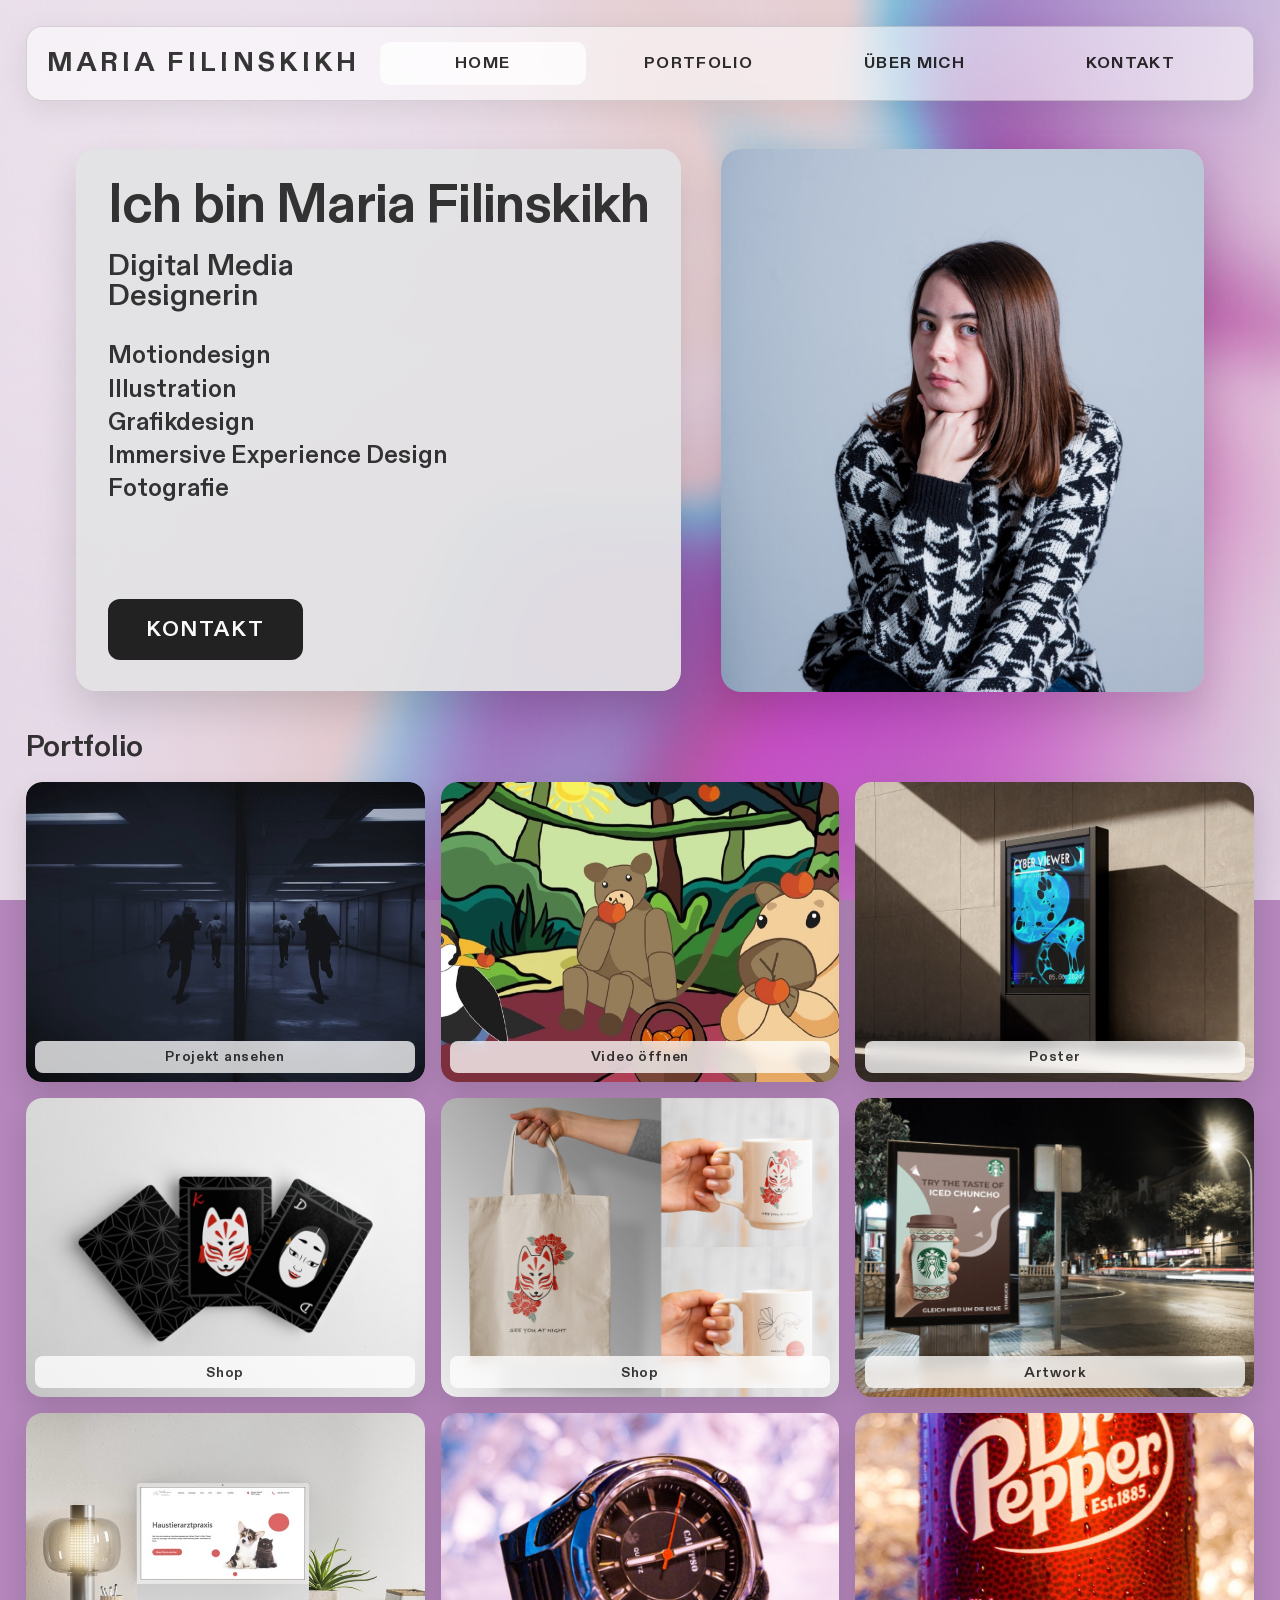
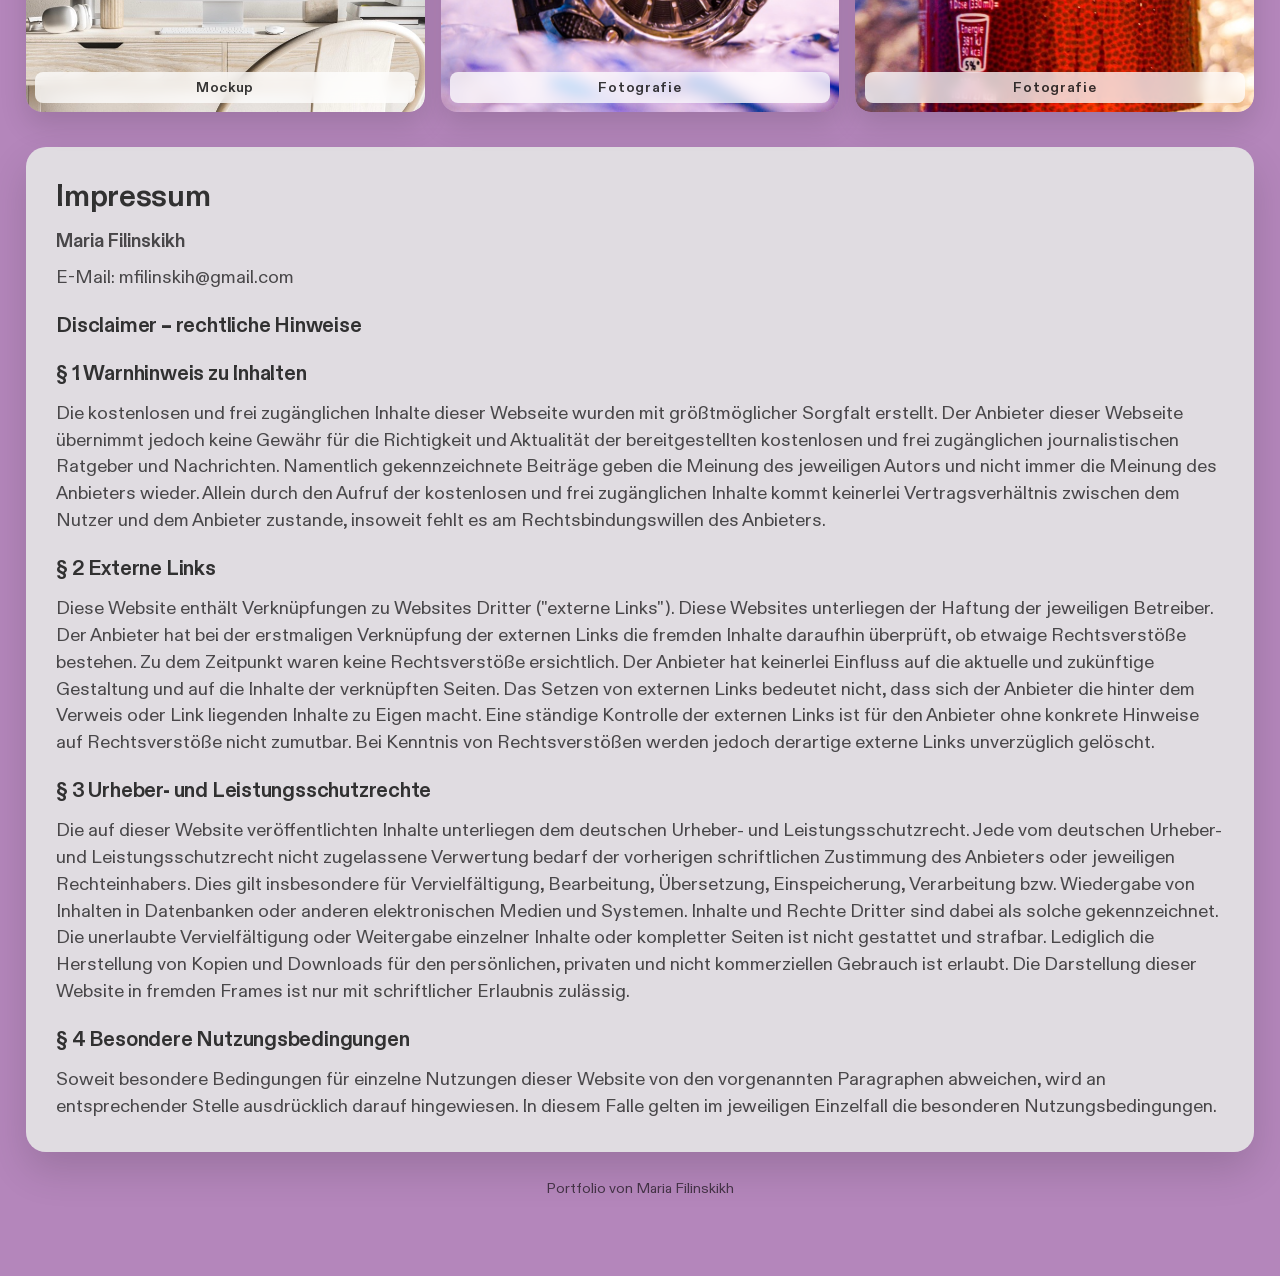
<file: index.html>
<!doctype html>
<html lang="de">
  <head>
    <meta charset="UTF-8" />
    <meta name="viewport" content="width=device-width, initial-scale=1" />
    <title>Portfolio von Maria Filinskikh</title>
    <link rel="icon" href="./static.cargo.site/favicon/c3-favicon.ico" />
    <link rel="stylesheet" href="./assets/site.css" />
    <script defer src="./assets/site.js"></script>
  </head>
  <body>
    <div class="page-wrap">
      <header class="site-header" aria-label="Site header">
        <div class="nav-shell">
          <h1 class="brand">Maria Filinskikh</h1>
          <button class="menu-toggle" aria-label="Меню" aria-expanded="false" type="button">
            <span class="line"></span>
            <span class="line"></span>
            <span class="line"></span>
          </button>
          <nav class="menu" aria-label="Main menu">
            <a class="active" href="./index.html">HOME</a>
            <a href="./portfolio/index.html">PORTFOLIO</a>
            <a href="./uber-mich/index.html">ÜBER MICH</a>
            <a href="./kontakt/index.html">KONTAKT</a>
          </nav>
        </div>
      </header>

      <main>
        <section class="hero" aria-label="Hero section">
          <article class="hero-card">
            <h2 class="hero-title">Ich bin Maria Filinskikh</h2>
            <p class="hero-sub">Digital Media<br />Designerin</p>
            <div class="hero-services">
              <span>Motiondesign</span>
              <span>Illustration</span>
              <span>Grafikdesign</span>
              <span>Immersive Experience Design</span>
              <span>Fotografie</span>
            </div>
            <a class="hero-cta" href="./kontakt/index.html">KONTAKT</a>
          </article>

          <figure class="hero-media">
            <img
              src="./freight.cargo.site/w/1500/i/C2694246974347461885021903101588/bearbeitung-Maria.jpg"
              alt="Maria Filinskikh"
              loading="eager"
            />
          </figure>
        </section>

        <section class="section" aria-label="Portfolio preview">
          <h3 class="section-title">Portfolio</h3>
          <div class="gallery-grid">
            <a class="gallery-card" href="https://postdigitalwork.space/" target="_blank" rel="noreferrer">
              <img src="./freight.cargo.site/w/1000/i/J2755391747400281356376436350612/Bild5-und-45.png" alt="Projekt 1" />
              <span>Projekt ansehen</span>
            </a>
            <a class="gallery-card" href="https://youtu.be/A7tGUh7b_WI" target="_blank" rel="noreferrer">
              <img src="./freight.cargo.site/w/1000/i/N2755393262486712362363039227540/kapi-film.jpg" alt="Projekt 2" />
              <span>Video öffnen</span>
            </a>
            <div class="gallery-card">
              <img src="./freight.cargo.site/w/1000/i/V2755394591058114039072365715092/Poster-drauen.jpg" alt="Projekt 3" />
              <span>Poster</span>
            </div>
            <a class="gallery-card" href="https://mfilinskih.wixsite.com/kitsuneshop" target="_blank" rel="noreferrer">
              <img src="./freight.cargo.site/w/1000/i/L2755396128723359791279459770004/6309386.jpg" alt="Projekt 4" />
              <span>Shop</span>
            </a>
            <a class="gallery-card" href="https://mfilinskih.wixsite.com/kitsuneshop" target="_blank" rel="noreferrer">
              <img src="./freight.cargo.site/w/1000/i/B2755400651606752247829582290580/2023-05-26-4.png" alt="Projekt 5" />
              <span>Shop</span>
            </a>
            <div class="gallery-card">
              <img src="./freight.cargo.site/w/1000/i/A2755402167338819296396019474068/--1.png" alt="Projekt 6" />
              <span>Artwork</span>
            </div>
            <div class="gallery-card">
              <img src="./freight.cargo.site/w/1000/i/B2755415083564552267086965481108/Mockup-Kopie.jpg" alt="Projekt 7" />
              <span>Mockup</span>
            </div>
            <div class="gallery-card">
              <img src="./freight.cargo.site/w/1000/i/S2755404259384064695796268244628/DSC04720.jpg" alt="Projekt 8" />
              <span>Fotografie</span>
            </div>
            <div class="gallery-card">
              <img src="./freight.cargo.site/w/1000/i/K2755416690515768760147135405716/DSC04771.jpg" alt="Projekt 9" />
              <span>Fotografie</span>
            </div>
          </div>
        </section>

        <section class="legal" aria-label="Impressum und Hinweise">
          <h2>Impressum</h2>
          <p><strong>Maria Filinskikh</strong></p>
          <p>
            E-Mail:
            <a href="mailto:mfilinskih@gmail.com">mfilinskih@gmail.com</a>
          </p>

          <h3>Disclaimer – rechtliche Hinweise</h3>

          <h3>§ 1 Warnhinweis zu Inhalten</h3>
          <p>
            Die kostenlosen und frei zugänglichen Inhalte dieser Webseite wurden mit größtmöglicher Sorgfalt erstellt. Der Anbieter dieser Webseite
            übernimmt jedoch keine Gewähr für die Richtigkeit und Aktualität der bereitgestellten kostenlosen und frei zugänglichen journalistischen
            Ratgeber und Nachrichten. Namentlich gekennzeichnete Beiträge geben die Meinung des jeweiligen Autors und nicht immer die Meinung des
            Anbieters wieder. Allein durch den Aufruf der kostenlosen und frei zugänglichen Inhalte kommt keinerlei Vertragsverhältnis zwischen dem Nutzer
            und dem Anbieter zustande, insoweit fehlt es am Rechtsbindungswillen des Anbieters.
          </p>

          <h3>§ 2 Externe Links</h3>
          <p>
            Diese Website enthält Verknüpfungen zu Websites Dritter ("externe Links"). Diese Websites unterliegen der Haftung der jeweiligen Betreiber.
            Der Anbieter hat bei der erstmaligen Verknüpfung der externen Links die fremden Inhalte daraufhin überprüft, ob etwaige Rechtsverstöße bestehen.
            Zu dem Zeitpunkt waren keine Rechtsverstöße ersichtlich. Der Anbieter hat keinerlei Einfluss auf die aktuelle und zukünftige Gestaltung und auf
            die Inhalte der verknüpften Seiten. Das Setzen von externen Links bedeutet nicht, dass sich der Anbieter die hinter dem Verweis oder Link
            liegenden Inhalte zu Eigen macht. Eine ständige Kontrolle der externen Links ist für den Anbieter ohne konkrete Hinweise auf Rechtsverstöße nicht
            zumutbar. Bei Kenntnis von Rechtsverstößen werden jedoch derartige externe Links unverzüglich gelöscht.
          </p>

          <h3>§ 3 Urheber- und Leistungsschutzrechte</h3>
          <p>
            Die auf dieser Website veröffentlichten Inhalte unterliegen dem deutschen Urheber- und Leistungsschutzrecht. Jede vom deutschen Urheber- und
            Leistungsschutzrecht nicht zugelassene Verwertung bedarf der vorherigen schriftlichen Zustimmung des Anbieters oder jeweiligen Rechteinhabers.
            Dies gilt insbesondere für Vervielfältigung, Bearbeitung, Übersetzung, Einspeicherung, Verarbeitung bzw. Wiedergabe von Inhalten in Datenbanken
            oder anderen elektronischen Medien und Systemen. Inhalte und Rechte Dritter sind dabei als solche gekennzeichnet. Die unerlaubte
            Vervielfältigung oder Weitergabe einzelner Inhalte oder kompletter Seiten ist nicht gestattet und strafbar. Lediglich die Herstellung von Kopien
            und Downloads für den persönlichen, privaten und nicht kommerziellen Gebrauch ist erlaubt. Die Darstellung dieser Website in fremden Frames ist
            nur mit schriftlicher Erlaubnis zulässig.
          </p>

          <h3>§ 4 Besondere Nutzungsbedingungen</h3>
          <p>
            Soweit besondere Bedingungen für einzelne Nutzungen dieser Website von den vorgenannten Paragraphen abweichen, wird an entsprechender Stelle
            ausdrücklich darauf hingewiesen. In diesem Falle gelten im jeweiligen Einzelfall die besonderen Nutzungsbedingungen.
          </p>
        </section>
      </main>

      <p class="footer-note">Portfolio von Maria Filinskikh</p>
    </div>
  </body>
</html>
</file>
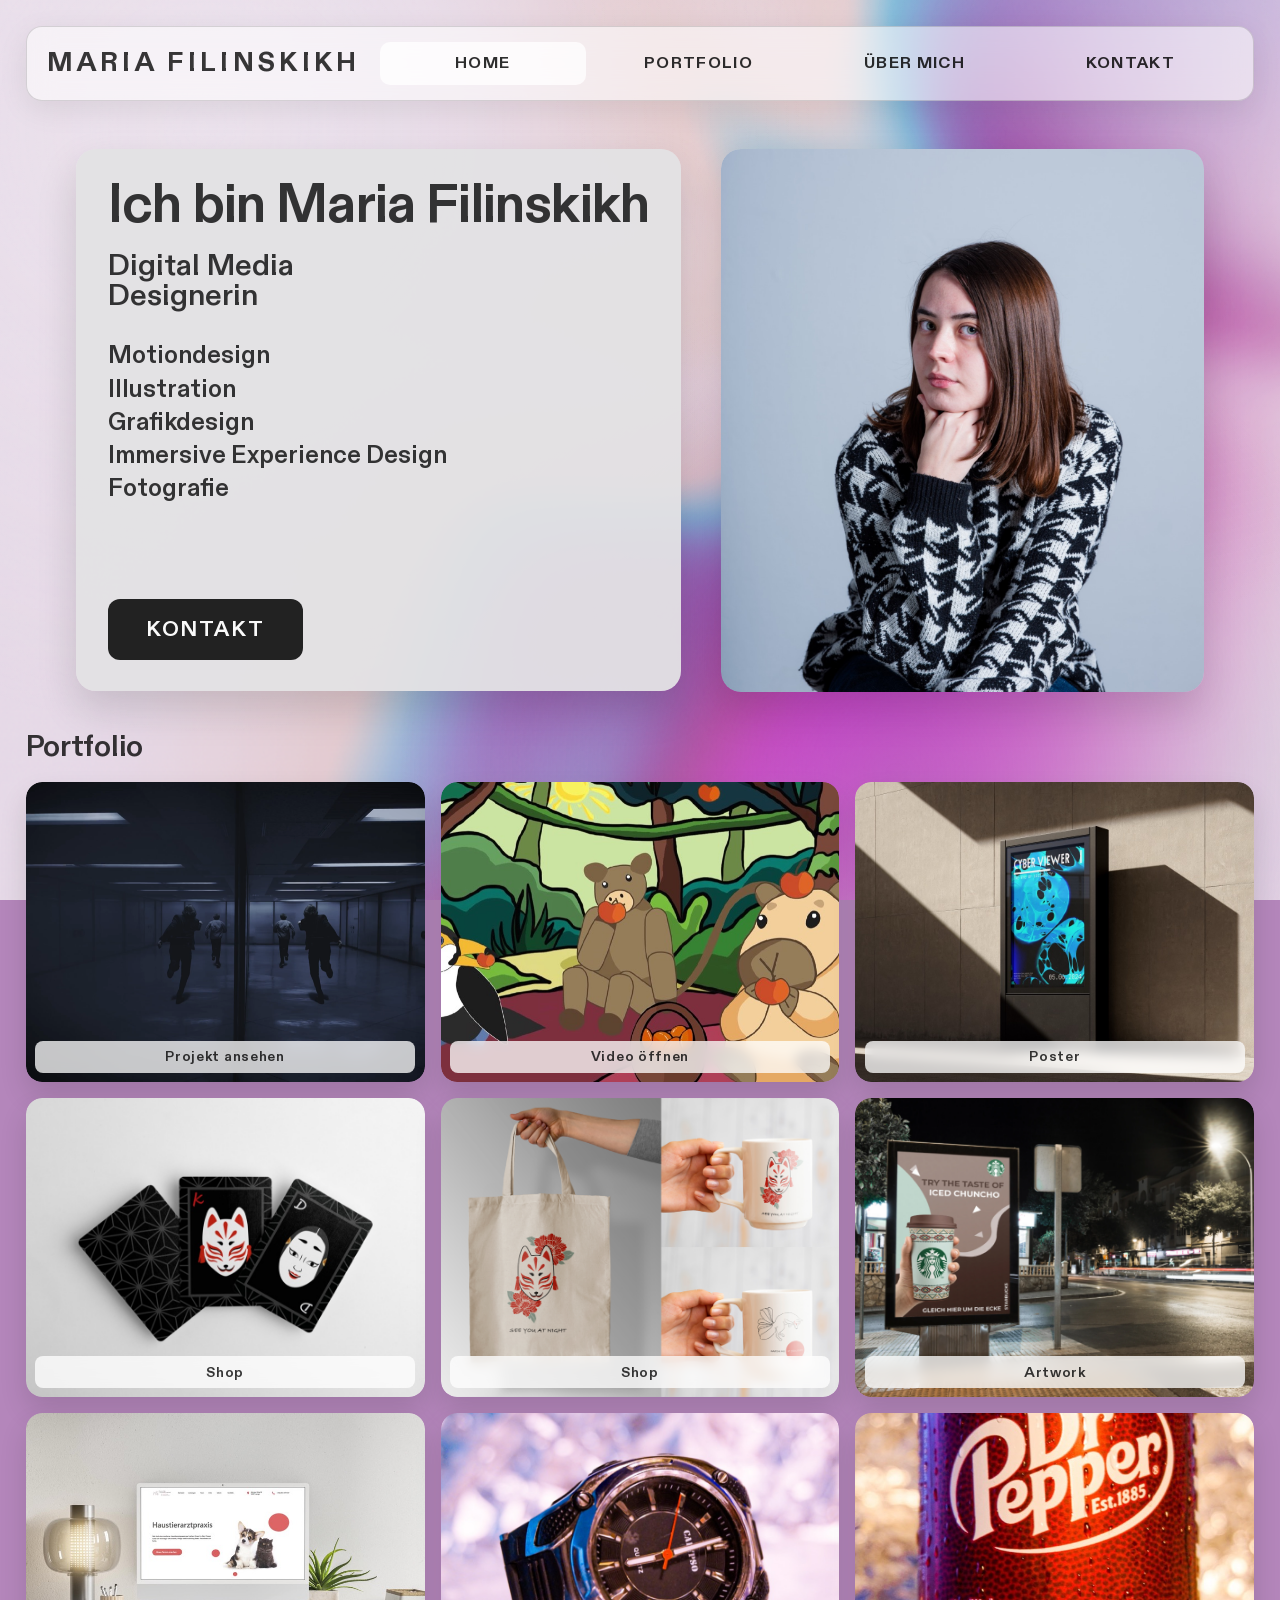
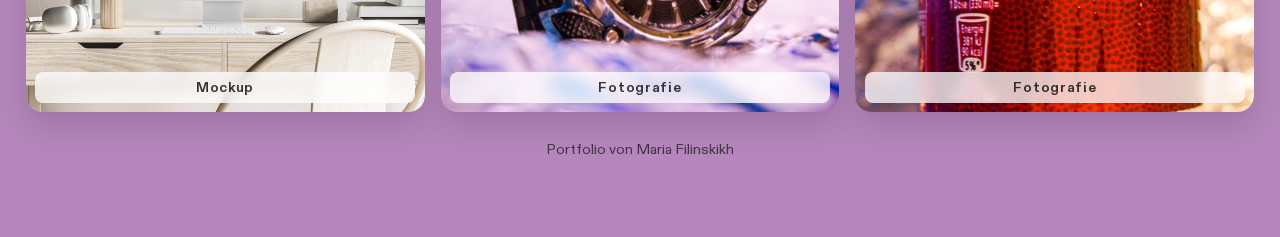
<file: home2/index.html>
<!doctype html>
<html lang="de">
  <head>
    <meta charset="UTF-8" />
    <meta name="viewport" content="width=device-width, initial-scale=1" />
    <title>Portfolio von Maria Filinskikh</title>
    <link rel="icon" href="../static.cargo.site/favicon/c3-favicon.ico" />
    <link rel="stylesheet" href="../assets/site.css" />
    <script defer src="../assets/site.js"></script>
  </head>
  <body>
    <div class="page-wrap">
      <header class="site-header" aria-label="Site header">
        <div class="nav-shell">
          <h1 class="brand">Maria Filinskikh</h1>
          <button class="menu-toggle" aria-label="Меню" aria-expanded="false" type="button">
            <span class="line"></span>
            <span class="line"></span>
            <span class="line"></span>
          </button>
          <nav class="menu" aria-label="Main menu">
            <a class="active" href="../index.html">HOME</a>
            <a href="../portfolio/index.html">PORTFOLIO</a>
            <a href="../uber-mich/index.html">ÜBER MICH</a>
            <a href="../kontakt/index.html">KONTAKT</a>
          </nav>
        </div>
      </header>

      <main>
        <section class="hero" aria-label="Hero section">
          <article class="hero-card">
            <h2 class="hero-title">Ich bin Maria Filinskikh</h2>
            <p class="hero-sub">Digital Media<br />Designerin</p>
            <div class="hero-services">
              <span>Motiondesign</span>
              <span>Illustration</span>
              <span>Grafikdesign</span>
              <span>Immersive Experience Design</span>
              <span>Fotografie</span>
            </div>
            <a class="hero-cta" href="../kontakt/index.html">KONTAKT</a>
          </article>

          <figure class="hero-media">
            <img
              src="../freight.cargo.site/w/1500/i/C2694246974347461885021903101588/bearbeitung-Maria.jpg"
              alt="Maria Filinskikh"
              loading="eager"
            />
          </figure>
        </section>

        <section class="section" aria-label="Portfolio preview">
          <h3 class="section-title">Portfolio</h3>
          <div class="gallery-grid">
            <a class="gallery-card" href="https://postdigitalwork.space/" target="_blank" rel="noreferrer">
              <img src="../freight.cargo.site/w/1000/i/J2755391747400281356376436350612/Bild5-und-45.png" alt="Projekt 1" />
              <span>Projekt ansehen</span>
            </a>
            <a class="gallery-card" href="https://youtu.be/A7tGUh7b_WI" target="_blank" rel="noreferrer">
              <img src="../freight.cargo.site/w/1000/i/N2755393262486712362363039227540/kapi-film.jpg" alt="Projekt 2" />
              <span>Video öffnen</span>
            </a>
            <div class="gallery-card">
              <img src="../freight.cargo.site/w/1000/i/V2755394591058114039072365715092/Poster-drauen.jpg" alt="Projekt 3" />
              <span>Poster</span>
            </div>
            <a class="gallery-card" href="https://mfilinskih.wixsite.com/kitsuneshop" target="_blank" rel="noreferrer">
              <img src="../freight.cargo.site/w/1000/i/L2755396128723359791279459770004/6309386.jpg" alt="Projekt 4" />
              <span>Shop</span>
            </a>
            <a class="gallery-card" href="https://mfilinskih.wixsite.com/kitsuneshop" target="_blank" rel="noreferrer">
              <img src="../freight.cargo.site/w/1000/i/B2755400651606752247829582290580/2023-05-26-4.png" alt="Projekt 5" />
              <span>Shop</span>
            </a>
            <div class="gallery-card">
              <img src="../freight.cargo.site/w/1000/i/A2755402167338819296396019474068/--1.png" alt="Projekt 6" />
              <span>Artwork</span>
            </div>
            <div class="gallery-card">
              <img src="../freight.cargo.site/w/1000/i/B2755415083564552267086965481108/Mockup-Kopie.jpg" alt="Projekt 7" />
              <span>Mockup</span>
            </div>
            <div class="gallery-card">
              <img src="../freight.cargo.site/w/1000/i/S2755404259384064695796268244628/DSC04720.jpg" alt="Projekt 8" />
              <span>Fotografie</span>
            </div>
            <div class="gallery-card">
              <img src="../freight.cargo.site/w/1000/i/K2755416690515768760147135405716/DSC04771.jpg" alt="Projekt 9" />
              <span>Fotografie</span>
            </div>
          </div>
        </section>
      </main>

      <p class="footer-note">Portfolio von Maria Filinskikh</p>
    </div>
  </body>
</html>
</file>
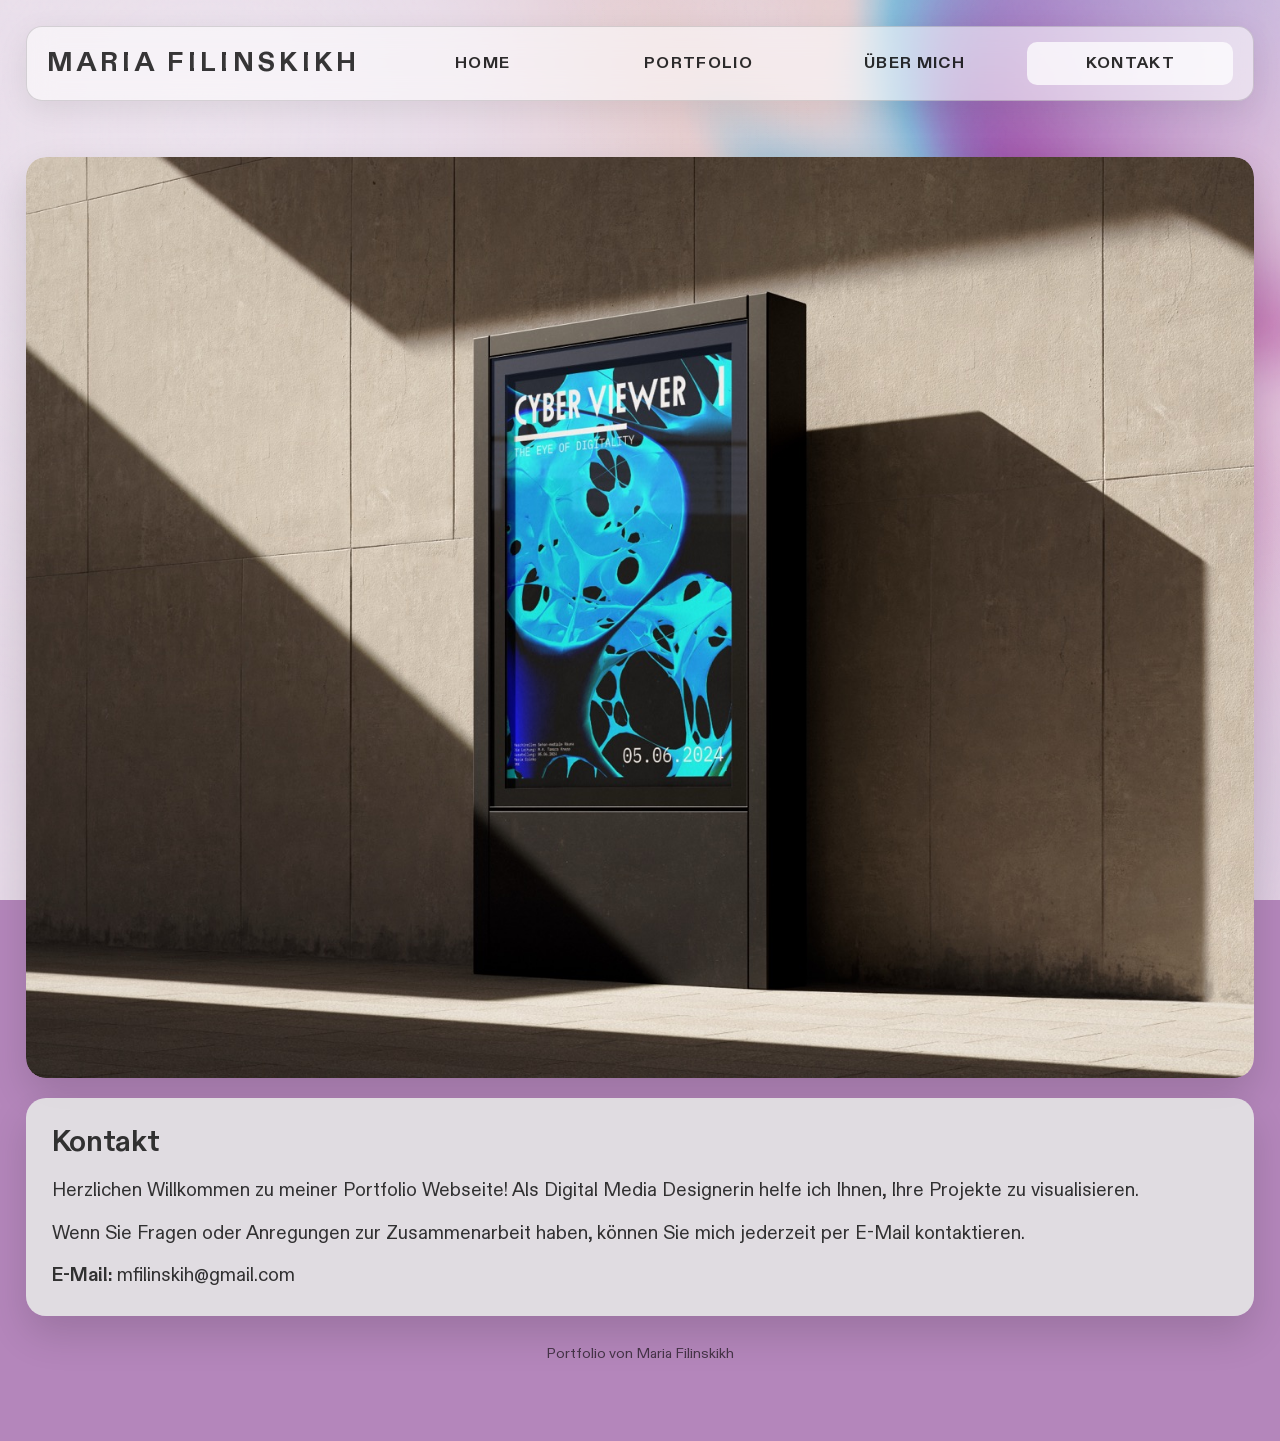
<file: kontakt/index.html>
<!doctype html>
<html lang="de">
  <head>
    <meta charset="UTF-8" />
    <meta name="viewport" content="width=device-width, initial-scale=1" />
    <title>Kontakt — Maria Filinskikh</title>
    <link rel="icon" href="../static.cargo.site/favicon/c3-favicon.ico" />
    <link rel="stylesheet" href="../assets/site.css" />
    <script defer src="../assets/site.js"></script>
  </head>
  <body>
    <div class="page-wrap">
      <header class="site-header" aria-label="Site header">
        <div class="nav-shell">
          <h1 class="brand">Maria Filinskikh</h1>
          <button class="menu-toggle" aria-label="Меню" aria-expanded="false" type="button">
            <span class="line"></span>
            <span class="line"></span>
            <span class="line"></span>
          </button>
          <nav class="menu" aria-label="Main menu">
            <a href="../index.html">HOME</a>
            <a href="../portfolio/index.html">PORTFOLIO</a>
            <a href="../uber-mich/index.html">ÜBER MICH</a>
            <a class="active" href="./index.html">KONTAKT</a>
          </nav>
        </div>
      </header>

      <main>
        <figure class="contact-top-image contact-main-image section">
          <img
            class="contact-main-image__img"
            src="../freight.cargo.site/w/1500/i/Y2753641065979261258652853968532/Poster-drauen.jpg"
            alt="Kontaktbild"
          />
        </figure>

        <section class="page-card">
          <h2 class="section-title">Kontakt</h2>
          <p>
            Herzlichen Willkommen zu meiner Portfolio Webseite! Als Digital Media Designerin helfe ich Ihnen, Ihre Projekte zu visualisieren.
          </p>
          <p>
            Wenn Sie Fragen oder Anregungen zur Zusammenarbeit haben, können Sie mich jederzeit per E-Mail kontaktieren.
          </p>
          <p>
            <strong>E-Mail:</strong>
            <a href="mailto:mfilinskih@gmail.com">mfilinskih@gmail.com</a>
          </p>
        </section>
      </main>

      <p class="footer-note">Portfolio von Maria Filinskikh</p>
    </div>
  </body>
</html>
</file>
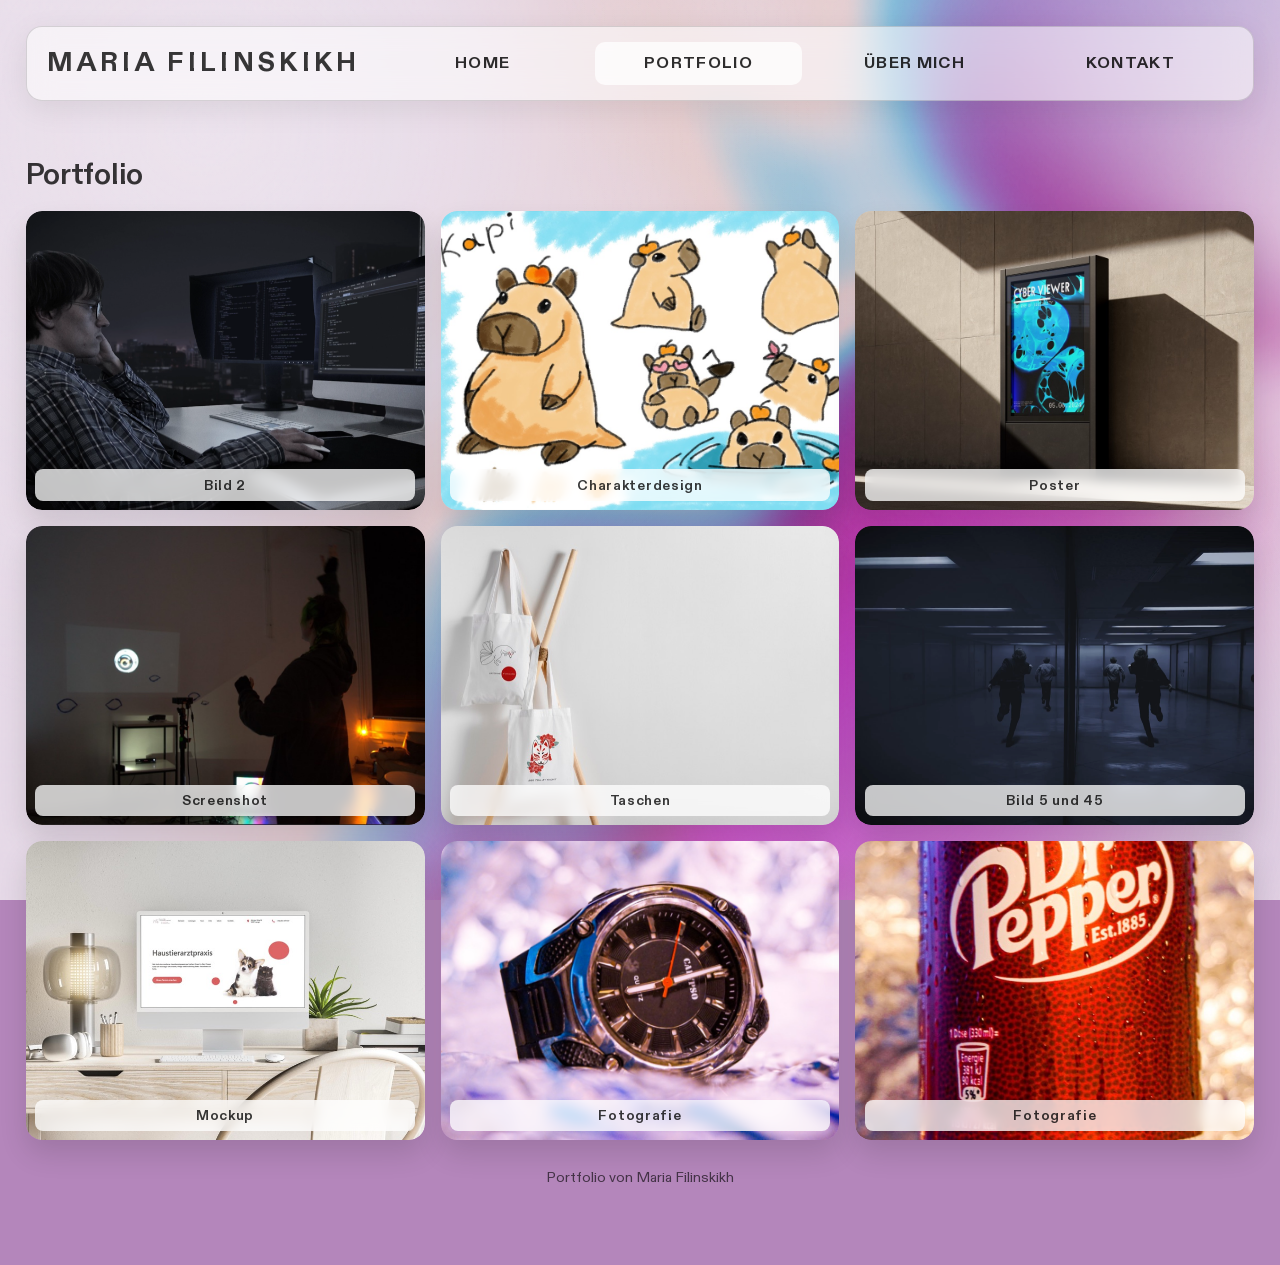
<file: portfolio/index.html>
<!doctype html>
<html lang="de">
  <head>
    <meta charset="UTF-8" />
    <meta name="viewport" content="width=device-width, initial-scale=1" />
    <title>Portfolio — Maria Filinskikh</title>
    <link rel="icon" href="../static.cargo.site/favicon/c3-favicon.ico" />
    <link rel="stylesheet" href="../assets/site.css" />
    <script defer src="../assets/site.js"></script>
  </head>
  <body>
    <div class="page-wrap">
      <header class="site-header" aria-label="Site header">
        <div class="nav-shell">
          <h1 class="brand">Maria Filinskikh</h1>
          <button class="menu-toggle" aria-label="Меню" aria-expanded="false" type="button">
            <span class="line"></span>
            <span class="line"></span>
            <span class="line"></span>
          </button>
          <nav class="menu" aria-label="Main menu">
            <a href="../index.html">HOME</a>
            <a class="active" href="./index.html">PORTFOLIO</a>
            <a href="../uber-mich/index.html">ÜBER MICH</a>
            <a href="../kontakt/index.html">KONTAKT</a>
          </nav>
        </div>
      </header>

      <main>
        <section class="section">
          <h2 class="section-title">Portfolio</h2>
          <div class="gallery-grid">
            <div class="gallery-card">
              <img src="../freight.cargo.site/w/1000/i/J2755377102419480773921151098516/Bild2.png" alt="Projekt Bild 2" />
              <span>Bild 2</span>
            </div>
            <div class="gallery-card">
              <img src="../freight.cargo.site/w/1000/i/I2755383926663323634253804576404/Kapi_Charakterdesign.jpg" alt="Kapi Charakterdesign" />
              <span>Charakterdesign</span>
            </div>
            <div class="gallery-card">
              <img src="../freight.cargo.site/w/1000/i/N2755382970697705502403711180436/Poster-drauen.jpg" alt="Poster draußen" />
              <span>Poster</span>
            </div>
            <div class="gallery-card">
              <img src="../freight.cargo.site/w/1000/i/O2755382184276112152018106687124/Screenshot-2024-06-26-024744.jpg" alt="Screenshot Projekt" />
              <span>Screenshot</span>
            </div>
            <div class="gallery-card">
              <img src="../freight.cargo.site/w/1000/i/R2755387226748944932745169575572/taschen.jpg" alt="Taschen Projekt" />
              <span>Taschen</span>
            </div>
            <div class="gallery-card">
              <img src="../freight.cargo.site/w/1000/i/J2755391747400281356376436350612/Bild5-und-45.png" alt="Bild 5 und 45" />
              <span>Bild 5 und 45</span>
            </div>
            <div class="gallery-card">
              <img src="../freight.cargo.site/w/1000/i/B2755415083564552267086965481108/Mockup-Kopie.jpg" alt="Mockup" />
              <span>Mockup</span>
            </div>
            <div class="gallery-card">
              <img src="../freight.cargo.site/w/1000/i/S2755404259384064695796268244628/DSC04720.jpg" alt="Fotografie 1" />
              <span>Fotografie</span>
            </div>
            <div class="gallery-card">
              <img src="../freight.cargo.site/w/1000/i/K2755416690515768760147135405716/DSC04771.jpg" alt="Fotografie 2" />
              <span>Fotografie</span>
            </div>
          </div>
        </section>
      </main>

      <p class="footer-note">Portfolio von Maria Filinskikh</p>
    </div>
  </body>
</html>
</file>
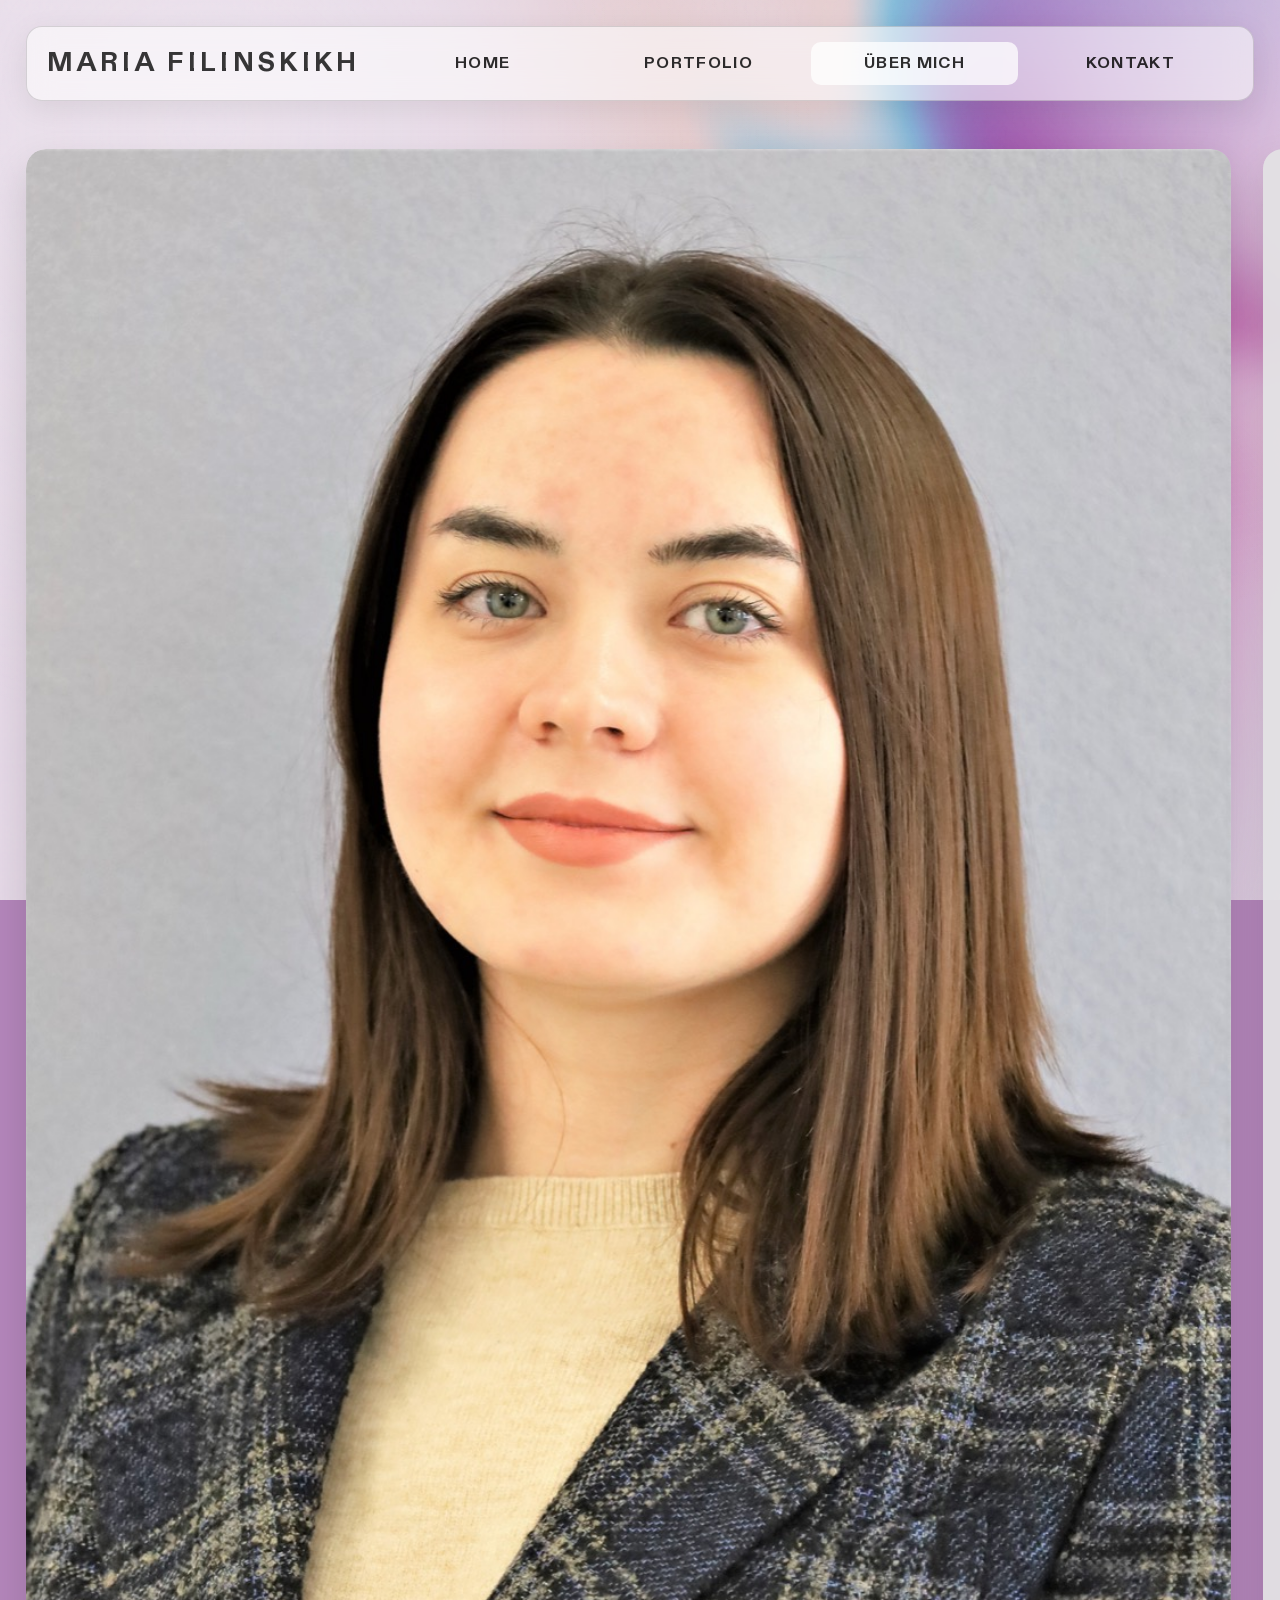
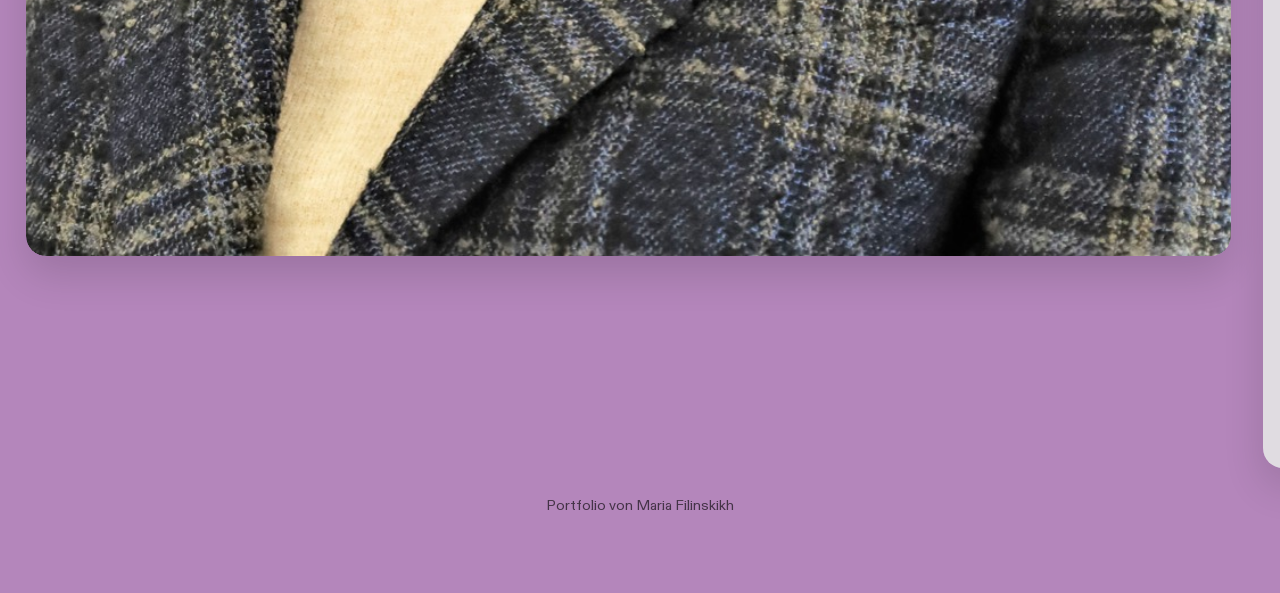
<file: uber-mich/index.html>
<!doctype html>
<html lang="de">
  <head>
    <meta charset="UTF-8" />
    <meta name="viewport" content="width=device-width, initial-scale=1" />
    <title>Über mich — Maria Filinskikh</title>
    <link rel="icon" href="../static.cargo.site/favicon/c3-favicon.ico" />
    <link rel="stylesheet" href="../assets/site.css" />
    <script defer src="../assets/site.js"></script>
  </head>
  <body>
    <div class="page-wrap">
      <header class="site-header" aria-label="Site header">
        <div class="nav-shell">
          <h1 class="brand">Maria Filinskikh</h1>
          <button class="menu-toggle" aria-label="Меню" aria-expanded="false" type="button">
            <span class="line"></span>
            <span class="line"></span>
            <span class="line"></span>
          </button>
          <nav class="menu" aria-label="Main menu">
            <a href="../index.html">HOME</a>
            <a href="../portfolio/index.html">PORTFOLIO</a>
            <a class="active" href="./index.html">ÜBER MICH</a>
            <a href="../kontakt/index.html">KONTAKT</a>
          </nav>
        </div>
      </header>

      <main>
        <section class="about-layout">
          <figure class="about-image">
            <img src="../freight.cargo.site/w/1500/i/J2753616697793446400187750129300/bearbei1104.jpg" alt="Portrait von Maria" />
          </figure>

          <article class="page-card">
            <h2 class="section-title">Über mich</h2>
            <p>
              <strong>Herzlichen Willkommen zu meiner Portfolio Webseite!</strong>
            </p>
            <p>
              Mein Name ist Maria Filinskikh. Ich studiere Digital Media and Experiment an der Hochschule Bielefeld und arbeite an Projekten in den
              Bereichen Motion Design, Illustration, Grafikdesign, immersive Medien und Fotografie.
            </p>
            <p>
              Ich verbinde konzeptionelles Denken mit visueller Umsetzung und entwickle klare, ästhetische und funktionale Ergebnisse für digitale Formate.
            </p>
            <p>
              Wenn Sie an einer Zusammenarbeit interessiert sind, schreiben Sie mir gerne:
              <a href="mailto:mfilinskih@gmail.com">mfilinskih@gmail.com</a>
            </p>
          </article>
        </section>
      </main>

      <p class="footer-note">Portfolio von Maria Filinskikh</p>
    </div>
  </body>
</html>
</file>
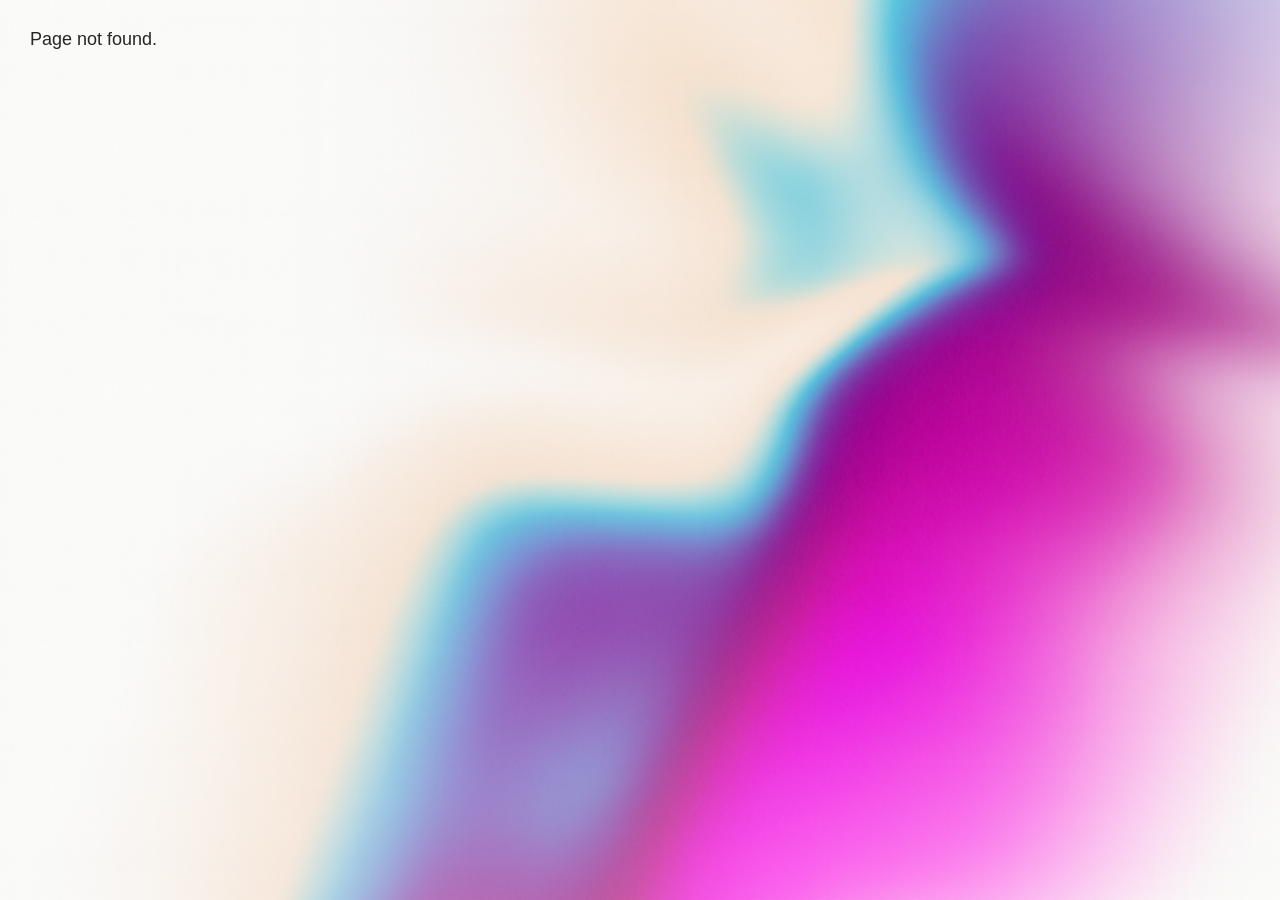
<file: site-mirror/kontakt/index.html>
<!DOCTYPE html>
<html class="wf-initial-load">
	<head>
	<base href="/" />
		<meta charset="utf-8">
		<meta name="viewport" content="width=device-width, initial-scale=1, shrink-to-fit=no">

		
			<title>Kontakt — Portfolio von Maria Filinskikh</title>
			<script>window.__PRELOADED_STATE__={"structure":{"byParent":{"root":["C2136513146","S0869413088","X2707197638","F0967610917","H2047130483"],"C2136513146":[]},"bySort":{"C2136513146":0,"S0869413088":1,"X2707197638":2,"F0967610917":6,"H2047130483":5},"indexById":{"C2136513146":0,"S0869413088":null,"X2707197638":1,"F0967610917":null,"H2047130483":4},"liveIndexes":{}},"site":{"id":3287966,"direct_link":"/","display_url":"mfilin.com","site_url":"128383","domain":"mfilin.com","domain_active":false,"domain_purchased":false,"domain_pending":false,"css_url":"/stylesheet","rss_url":"/rss","favicon_url":"/static.cargo.site/favicon/c3-favicon.ico","website_title":"Portfolio von Maria Filinskikh","access_level":"public","is_private":false,"is_deleted":false,"is_upgraded":true,"is_template":false,"show_cargo_logo":false,"has_annex_upgrade":false,"has_domain_addon":false,"has_commerce_addon":false,"has_storage_addon":false,"can_duplicate":false,"can_copy":false,"site_password_enabled":false,"recent_date":"2025-12-13 10:33:27","upgrade_expire_date":"2027-01-20 23:31:01","version":"Cargo3","total_file_size":204370576,"promocode_type":"Student","meta_tags":"","homepage_id":"X2707197638","homepage_purl":"home2","mobile_homepage_id":"X2707197638","mobile_homepage_purl":"home2","screenshot":{"id":76764760,"name":"screenshot-0421577315.jpg","hash":"K2857373595883875208070859038356","width":1792,"height":1120,"file_size":null,"file_type":"jpg","mime_type":"image/jpeg","is_image":true,"is_video":false},"site_preview_type":"screenshot","site_preview_image":[],"site_preview_url":"/freight.cargo.site/w/1000/i/K2857373595883875208070859038356/screenshot-0421577315.jpg","has_site_description":true,"site_description":"cargo.site","custom_html":"","shop_id":null,"fonts":[{"family":"Diatype Variable","provider":"cargo"}],"tags":[]},"pages":{"byId":{"S0869413088":{"id":"S0869413088","title":"Top Nav bar (desktop)","purl":"top-nav-bar-(desktop)","page_type":"page","content":"\u003ccolumn-set gutter=\"1rem\">\u003ccolumn-unit slot=\"0\">\u003cdiv style=\"text-align: left\">\u003c/div>\u003ca href=\"home2\" rel=\"history\" style=\"color: rgb(0, 0, 0);\">HOME\u003c/a>\u003c/column-unit>\u003ccolumn-unit slot=\"1\">\u003ca href=\"portfolio\" rel=\"history\" style=\"color: rgb(0, 0, 0);\">PORTFOLIO\u003c/a>\u003c/column-unit>\u003ccolumn-unit slot=\"2\">\u003ca href=\"über-mich\" rel=\"history\" style=\"color: rgb(0, 0, 0);\">ÜBER MICH \u003c/a>\u003cbr />\n\u003c/column-unit>\u003ccolumn-unit slot=\"3\">\u003ca href=\"kontakt\" rel=\"history\" style=\"color: rgb(0, 0, 0);\">KONTAKT\u003c/a>\u003c/column-unit>\u003c/column-set>\u003cdiv style=\"text-align: left\">  \u003c/div>","local_css":"[id=\"S0869413088\"].page {\n\tmin-height: auto;\n}\n\n[id=\"S0869413088\"] .backdrop {\n}\n\n.mobile [id=\"S0869413088\"] .backdrop {\n}\n\n[id=\"S0869413088\"] .page-layout {\n\tpadding: 1.5rem;\n\t--page-layout-mix: normal;\n\tpadding-bottom: 0.0rem;\n\tmax-width: 98%;\n}\n\n.mobile [id=\"S0869413088\"] .page-layout {\n}\n\n[id=\"S0869413088\"] .page-content {\n\tbackground-color: rgba(121, 9, 190, 0.46);\n\theight: auto;\n\t--page-content-backdrop-filter: blur(1rem);\n\tborder-width: 0rem;\n\tborder-style: solid;\n\tborder-radius: 0.5rem;\n\tpadding-left: 1.5rem;\n\tpadding-right: 1.5rem;\n\tpadding-bottom: 0.8rem;\n\twidth: 100%;\n\tpadding-top: 2.5rem;\n}","display":true,"stack":false,"pin":true,"overlay":false,"password_enabled":false,"page_count":null,"page_design_options":null,"backdrops":{"activeBackdrop":"none","backdropSettings":{"gradient":{"color-one":"#ffffff","color-two":"#b486bb","color-two-active":true,"color-three":"#9d4795","gradient-type":"linear","rotation":69,"smoothness":100,"scale":39.5},"wallpaper":{"activeImage":"J2694223368897620986299339480724","alignments":[],"opacity":1,"image-fit":"fill","clipScroll":true}}},"pin_options":{"screen_visibility":"desktop","position":"top","overlay":true,"fixed":false,"adjust":true},"overlay_options":{"closeOnClickout":true,"closeOnNavigate":true,"closeOthersOnOpen":false,"animateOnOpen":{"fade":false,"speed":0,"slideAmount":0,"slideDirection":"default","wipeShape":"default","easing":"linear","scaleAmount":0,"rotateAmount":0},"animateOnClose":{"fade":false,"speed":0,"slideAmount":0,"slideDirection":"default","wipeShape":"default","easing":"linear","scaleAmount":0,"rotateAmount":0}},"thumb_media_id":70166767,"thumbnail":{"id":70166767,"master_muid":15179412,"name":"gradient.png","hash":"J2694223368897620986299339480724","width":1536,"height":1024,"file_size":1887289,"file_type":"png","mime_type":"image/png","is_image":true,"is_video":false,"is_url":false,"is_placeholder":false,"has_audio_track":null,"duration":null,"url":null,"url_id":null,"url_thumb":null,"url_type":null,"created_at":"2025-12-13 10:35:39.677317","updated_at":"2025-12-13 10:35:39.677317"},"thumb_meta":[],"media":[{"id":70166767,"name":"gradient.png","hash":"J2694223368897620986299339480724","width":1536,"height":1024,"file_size":1887289,"file_type":"png","mime_type":"image/png","is_image":true,"is_video":false,"is_url":false,"in_use":true,"created_at":"2025-12-13T10:35:39.677317Z","updated_at":"2025-12-13T10:35:39.677317Z"}],"tags":[],"access_level":"public"},"X2707197638":{"id":"X2707197638","title":"Home2","purl":"home2","page_type":"page","content":"\u003ccolumn-set gutter=\"1\">\u003ccolumn-unit slot=\"0\">\u003c/column-unit>\u003ccolumn-unit slot=\"1\">\u003c/column-unit>\u003c/column-set>\u003ccolumn-set gutter=\"10.4rem\">\u003ccolumn-unit slot=\"0\">\u003cdiv style=\"background-color:#E3E2E4;padding:50px;width:500px;margin:auto;border-radius:10px;\">\u003cdiv style=\"text-align: left\">\u003cdiv>\u003c/div>\u003cspan style=\"--font-scale: 4.84;\">\u003cspan style=\"--font-scale: 4.78; line-height: 1;\">\u003cb>Ich bin Maria Filinskikh\u003c/b>\u003cb> \u003cbr />\nDigital Media \u003cbr />\nDesignerin\u003cbr />\n\u003c/b>\u003c/span>\u003cbr />\u003cspan style=\"line-height: 1; --font-scale: 2.35;\">\u003cb>\u003cspan style=\"--font-scale: 2.23; line-height: 0.5;\">\nMotiondesign \u003cbr />Illustration\u003cbr />Grafikdesign \u003cbr />Immersive Experience Design\u003cbr />\nFotografie\u003c/span>\u003c/b>\u003c/span>\u003cbr />\n\u003cbr />\n\u003ca class=\"button-2-2\" href=\"kontakt\" rel=\"history\" style=\"--font-scale: 2.28;\">KONTAKT\u003c/a>\n\u003c/span>\u003c/div>\u003c/div>\u003cdiv style=\"text-align: left\">\u003cbr />\u003c/div>\u003cbr />\n\u003c/column-unit>\u003ccolumn-unit slot=\"1\">\u003cmedia-item hash=\"C2694246974347461885021903101588\" limit-by=\"fit\" scale=\"133.5\">\u003c/media-item>\u003c/column-unit>\u003c/column-set>\u003cgallery-justify gutter=\"1rem\" mobile-gutter=\"1rem\">\u003cmedia-item class=\"linked\" hash=\"J2755391747400281356376436350612\" href=\"https://postdigitalwork.space/\" rotation=\"0\" scale=\"100\">\u003c/media-item>\u003cmedia-item class=\"linked\" hash=\"N2755393262486712362363039227540\" href=\"https://youtu.be/A7tGUh7b_WI\" rotation=\"0\" scale=\"100\">\u003c/media-item>\u003cmedia-item hash=\"V2755394591058114039072365715092\" rotation=\"0\" scale=\"100\">\u003c/media-item>\u003cmedia-item class=\"linked\" hash=\"L2755396128723359791279459770004\" href=\"https://mfilinskih.wixsite.com/kitsuneshop\" rotation=\"0\" scale=\"100\">\u003c/media-item>\u003cmedia-item class=\"linked\" hash=\"B2755400651606752247829582290580\" href=\"https://mfilinskih.wixsite.com/kitsuneshop\" rotation=\"0\" scale=\"100\">\u003c/media-item>\u003cmedia-item hash=\"A2755402167338819296396019474068\" rotation=\"0\" scale=\"100\">\u003c/media-item>\u003cmedia-item hash=\"B2755415083564552267086965481108\" rotation=\"0\" scale=\"100\">\u003c/media-item>\u003cmedia-item hash=\"S2755404259384064695796268244628\" rotation=\"0\" scale=\"100\">\u003c/media-item>\u003cmedia-item hash=\"K2755416690515768760147135405716\" rotation=\"0\" scale=\"100\">\u003c/media-item>\u003c/gallery-justify>\u003cbr />\u003ch2>\u003c/h2>\u003cdiv style=\"text-align: left\">\u003c/div>\u003ccolumn-set>\u003ccolumn-unit slot=\"0\">\n\n\u003cb>\u003cbr />\u003cbr />\nImpressum\u003c/b>\u003cbr />\u003ci>\u003cbr />\u003c/i>\u003cbr />Maria Filinskikh\u003cbr />\u003ci>\u003cbr />\u003c/i>E-Mail: mfilinskih@gmail.com\u003ci>\u003cbr />\u003c/i>\u003cbr />\u003cbr />\u003cb>Disclaimer – rechtliche Hinweise\u003c/b>\u003cbr />\u003cbr />§ 1 Warnhinweis zu Inhalten\u003cbr />\u003cbr />\u003cspan style=\"line-height: 1.1;\">Die kostenlosen und frei zugänglichen Inhalte dieser Webseite wurden mit größtmöglicher Sorgfalt erstellt. Der Anbieter dieser Webseite übernimmt jedoch keine Gewähr für die Richtigkeit und Aktualität der bereitgestellten kostenlosen und frei zugänglichen journalistischen Ratgeber und Nachrichten. Namentlich gekennzeichnete Beiträge geben die Meinung des jeweiligen Autors und nicht immer die Meinung des Anbieters wieder. Allein durch den Aufruf der kostenlosen und frei zugänglichen Inhalte kommt keinerlei Vertragsverhältnis zwischen dem Nutzer und dem Anbieter zustande, insoweit fehlt es am Rechtsbindungswillen des Anbieters.\u003c/span>\u003cbr />\u003cbr />§ 2 Externe Links\u003cbr />\u003cbr />\u003cspan style=\"line-height: 1.1;\">Diese Website enthält Verknüpfungen zu Websites Dritter (&#x22;externe Links&#x22;). Diese Websites unterliegen der Haftung der jeweiligen Betreiber. Der Anbieter hat bei der erstmaligen Verknüpfung der externen Links die fremden Inhalte daraufhin überprüft, ob etwaige Rechtsverstöße bestehen. Zu dem Zeitpunkt waren keine Rechtsverstöße ersichtlich. Der Anbieter hat keinerlei Einfluss auf die aktuelle und zukünftige Gestaltung und auf die Inhalte der verknüpften Seiten. Das Setzen von externen Links bedeutet nicht, dass sich der Anbieter die hinter dem Verweis oder Link liegenden Inhalte zu Eigen macht. Eine ständige Kontrolle der externen Links ist für den Anbieter ohne konkrete Hinweise auf Rechtsverstöße nicht zumutbar. Bei Kenntnis von Rechtsverstößen werden jedoch derartige externe Links unverzüglich gelöscht.\u003c/span>\u003cbr />\u003cbr />§ 3 Urheber- und Leistungsschutzrechte\u003cbr />\u003cbr />\u003cspan style=\"line-height: 1.1;\">Die auf dieser Website veröffentlichten Inhalte unterliegen dem deutschen Urheber- und Leistungsschutzrecht. Jede vom deutschen Urheber- und Leistungsschutzrecht nicht zugelassene Verwertung bedarf der vorherigen schriftlichen Zustimmung des Anbieters oder jeweiligen Rechteinhabers. Dies gilt insbesondere für Vervielfältigung, Bearbeitung, Übersetzung, Einspeicherung, Verarbeitung bzw. Wiedergabe von Inhalten in Datenbanken oder anderen elektronischen Medien und Systemen. Inhalte und Rechte Dritter sind dabei als solche gekennzeichnet. Die unerlaubte Vervielfältigung oder Weitergabe einzelner Inhalte oder kompletter Seiten ist nicht gestattet und strafbar. Lediglich die Herstellung von Kopien und Downloads für den persönlichen, privaten und nicht kommerziellen Gebrauch ist erlaubt. Die Darstellung dieser Website in fremden Frames ist nur mit schriftlicher Erlaubnis zulässig.\u003c/span>\u003cbr />\u003cbr />§ 4 Besondere Nutzungsbedingungen\u003cbr />\u003cbr />\u003cspan style=\"line-height: 1.1;\">Soweit besondere Bedingungen für einzelne Nutzungen dieser Website von den vorgenannten Paragraphen abweichen, wird an entsprechender Stelle ausdrücklich darauf hingewiesen. In diesem Falle gelten im jeweiligen Einzelfall die besonderen Nutzungsbedingungen.\u003c/span>\n\n\u003cbr />\u003c/column-unit>\u003c/column-set>\u003cbr />","local_css":"[id=\"X2707197638\"] bodycopy {\n\t\n}\n\n[id=\"X2707197638\"].page {\n}\n\n[id=\"X2707197638\"] .page-content {\n\tpadding: 0rem;\n\tpadding-top: 9.2rem;\n}","display":true,"stack":false,"pin":false,"overlay":false,"password_enabled":false,"page_count":0,"page_design_options":null,"backdrops":{"activeBackdrop":"wallpaper","backdropSettings":{"wallpaper":{"activeImage":"J2694223368897620986299339480724","clipScroll":false,"image-fit":"fill","cycle-images":false,"transition-type":"slide","autoplay":true,"autoplay-delay":3,"transition-speed":0.8,"shuffle":false,"navigation":false,"opacity":1,"bg-color":"transparent","margin":"0","alignments":[]}}},"pin_options":{"screen_visibility":"all","position":"top","overlay":true,"fixed":false,"adjust":false},"overlay_options":{"closeOnClickout":true,"closeOnNavigate":true,"closeOthersOnOpen":false,"animateOnOpen":{"fade":false,"speed":0,"slideAmount":0,"slideDirection":"default","wipeShape":"default","easing":"linear","scaleAmount":0,"rotateAmount":0},"animateOnClose":{"fade":false,"speed":0,"slideAmount":0,"slideDirection":"default","wipeShape":"default","easing":"linear","scaleAmount":0,"rotateAmount":0}},"thumb_media_id":67609212,"thumbnail":{"id":67609212,"master_muid":15139111,"name":"horizontal.png","hash":"N2630977594280878799810327937319","width":3000,"height":2000,"file_size":56117,"file_type":"png","mime_type":"image/png","is_image":true,"is_video":false,"is_url":false,"is_placeholder":true,"has_audio_track":null,"duration":null,"url":null,"url_id":null,"url_thumb":null,"url_type":null,"created_at":"2025-11-03 18:13:01.336544","updated_at":"2025-11-04 21:11:41.498130"},"thumb_meta":{"hide_from_index":true},"media":[{"id":67609212,"name":"horizontal.png","hash":"N2630977594280878799810327937319","width":3000,"height":2000,"file_size":56117,"file_type":"png","mime_type":"image/png","is_image":true,"is_video":false,"is_url":false,"is_placeholder":true,"in_use":true,"created_at":"2025-11-03T18:13:01.336544Z","updated_at":"2025-11-04T21:11:41.498130Z"},{"id":70166767,"name":"gradient.png","hash":"J2694223368897620986299339480724","width":1536,"height":1024,"file_size":1887289,"file_type":"png","mime_type":"image/png","is_image":true,"is_video":false,"is_url":false,"in_use":true,"created_at":"2025-12-13T10:35:39.677317Z","updated_at":"2025-12-13T10:35:39.677317Z"},{"id":70167290,"name":"bearbeitung-Maria.jpg","hash":"C2694246974347461885021903101588","width":6192,"height":6960,"file_size":19392428,"file_type":"jpg","mime_type":"image/jpeg","is_image":true,"is_video":false,"is_url":false,"in_use":true,"created_at":"2025-12-13T10:56:59.110879Z","updated_at":"2025-12-13T10:56:59.110879Z"},{"id":72354574,"name":"Bild5-und-45.png","hash":"J2755391747400281356376436350612","width":1920,"height":1080,"file_size":725779,"file_type":"png","mime_type":"image/png","is_image":true,"is_video":false,"is_url":false,"in_use":true,"created_at":"2026-01-20T19:41:04.108466Z","updated_at":"2026-01-20T19:41:04.108466Z"},{"id":72354662,"name":"kapi-film.jpg","hash":"N2755393262486712362363039227540","width":1811,"height":975,"file_size":252513,"file_type":"jpg","mime_type":"image/jpeg","is_image":true,"is_video":false,"is_url":false,"in_use":true,"created_at":"2026-01-20T19:42:26.249263Z","updated_at":"2026-01-20T19:42:26.249263Z"},{"id":72354715,"name":"Poster-drauen.jpg","hash":"V2755394591058114039072365715092","width":4000,"height":3000,"file_size":8100029,"file_type":"jpg","mime_type":"image/jpeg","is_image":true,"is_video":false,"is_url":false,"in_use":true,"created_at":"2026-01-20T19:43:38.339940Z","updated_at":"2026-01-20T19:43:38.339940Z"},{"id":72354805,"name":"6309386.jpg","hash":"L2755396128723359791279459770004","width":7900,"height":5267,"file_size":4671284,"file_type":"jpg","mime_type":"image/jpeg","is_image":true,"is_video":false,"is_url":false,"in_use":true,"created_at":"2026-01-20T19:45:01.627372Z","updated_at":"2026-01-20T19:45:01.627372Z"},{"id":72355136,"name":"2023-05-26-4.png","hash":"B2755400651606752247829582290580","width":1148,"height":777,"file_size":836136,"file_type":"png","mime_type":"image/png","is_image":true,"is_video":false,"is_url":false,"in_use":true,"created_at":"2026-01-20T19:49:07.015705Z","updated_at":"2026-01-20T19:49:07.015705Z"},{"id":72355221,"name":"--1.png","hash":"A2755402167338819296396019474068","width":1046,"height":694,"file_size":1211580,"file_type":"png","mime_type":"image/png","is_image":true,"is_video":false,"is_url":false,"in_use":true,"created_at":"2026-01-20T19:50:28.981433Z","updated_at":"2026-01-20T19:50:28.981433Z"},{"id":72355335,"name":"DSC04720.jpg","hash":"S2755404259384064695796268244628","width":2736,"height":1824,"file_size":3204833,"file_type":"jpg","mime_type":"image/jpeg","is_image":true,"is_video":false,"is_url":false,"in_use":true,"created_at":"2026-01-20T19:52:22.188368Z","updated_at":"2026-01-20T19:52:22.188368Z"},{"id":72356087,"name":"Mockup-Kopie.jpg","hash":"B2755415083564552267086965481108","width":3000,"height":1740,"file_size":515343,"file_type":"jpg","mime_type":"image/jpeg","is_image":true,"is_video":false,"is_url":false,"in_use":true,"created_at":"2026-01-20T20:02:09.293928Z","updated_at":"2026-01-20T20:02:09.293928Z"},{"id":72356170,"name":"DSC04771.jpg","hash":"K2755416690515768760147135405716","width":1767,"height":2691,"file_size":640049,"file_type":"jpg","mime_type":"image/jpeg","is_image":true,"is_video":false,"is_url":false,"in_use":true,"created_at":"2026-01-20T20:03:36.289937Z","updated_at":"2026-01-20T20:03:36.289937Z"}],"tags":[],"access_level":"public"},"F0967610917":{"id":"F0967610917","title":"Mobile Menu","purl":"mobile-menu","page_type":"page","content":"\u003ccolumn-set gutter=\"1rem\" mobile-stack=\"false\">\u003ccolumn-unit slot=\"0\" span=\"1\">\n\u003ch1>\u003cbr />\n\u003c/h1>\u003c/column-unit>\u003ccolumn-unit slot=\"1\" span=\"11\">\u003ch1>\u003cbr />\u003ca href=\"home2\" rel=\"history\">HOME\u003c/a>\u003cbr />\u003ca href=\"project-02\" rel=\"history\">\u003cbr />\u003c/a>\u003ca href=\"portfolio\" rel=\"history\">PORTFOLIO\u003c/a>\u003cbr />\u003ca href=\"project-03\" rel=\"history\">\u003cbr />\u003c/a>\u003ca href=\"über-mich\" rel=\"history\">ÜBER MICH\u003c/a>\u003cbr />\u003ca href=\"project-04\" rel=\"history\">\u003cbr />\u003c/a>\u003ca href=\"kontakt\" rel=\"history\">KONTAKT\u003c/a>\u003c/h1>\u003cbr />\n\u003ca href=\"kontakt\" rel=\"history\">I\u003c/a>\u003c/column-unit>\u003c/column-set>","local_css":"[id=\"F0967610917\"].page {\n\tmin-height: auto;\n}\n\n[id=\"F0967610917\"] .page-layout {\n\tpadding: 1rem;\n\talign-items: center;\n\t--page-layout-mix: normal;\n}\n\n[id=\"F0967610917\"] .page-content {\n\tbackground-color: rgba(0, 0, 0, 0.1);\n\theight: auto;\n\t--page-content-backdrop-filter: blur(1rem);\n\tborder-width: 0rem;\n\tborder-style: solid;\n\tborder-radius: 0.5rem;\n\tpadding-left: 1.5rem;\n\tpadding-right: 1.5rem;\n\tpadding-top: 0.9rem;\n\tpadding-bottom: 0.9rem;\n\ttext-align: left;\n}","display":true,"stack":false,"pin":true,"overlay":false,"password_enabled":false,"page_count":0,"page_design_options":null,"backdrops":{"activeBackdrop":"none"},"pin_options":{"screen_visibility":"mobile","position":"top","overlay":true,"fixed":true,"adjust":true},"overlay_options":{},"thumb_media_id":null,"thumbnail":null,"thumb_meta":[],"media":[],"tags":[],"access_level":"public"},"H2047130483":{"id":"H2047130483","title":"Kontakt","purl":"kontakt","page_type":"page","content":"\u003cdiv style=\"text-align: center\">\u003cmedia-item hash=\"Y2753641065979261258652853968532\" scale=\"82.8%\">\u003c/media-item>\u003c/div>\n\n\u003cbr />\n\u003ccolumn-set>\u003ccolumn-unit slot=\"0\">\u003c/column-unit>\u003ccolumn-unit slot=\"1\">\n\n\u003ch2>\u003cbr />\u003cbr />\u003cbr />\n\u003c/h2>\n\n\u003c/column-unit>\u003c/column-set>\n\n\n\n\n\n\u003ccolumn-set>\u003ccolumn-unit slot=\"0\">\n\n\u003ch1>\n\n\u003c/h1>\u003cdiv style=\"text-align: center\">\u003ch1>Herzlichen Willkommen zu meiner Portfolio Webseite!\n \n Als Digital Media Designerin helfe ich Ihnen, Ihre Projekte zu visualisieren. Wenn Sie Fragen oder Anregungen zur Zusammenarbeit haben, können Sie mich unter dieser E-Mail-Adresse kontaktieren: \u003cb>mfilinskih@gmail.com\u003c/b> . Ich würde mich sehr freuen, wenn Sie Anregungen zu dieser Seite haben oder Feedback zu meiner Arbeit hinterlassen würden.\u003c/h1>\u003c/div>\n\n\u003c/column-unit>\u003c/column-set>\n\n\n\n\u003cbr />","local_css":null,"display":true,"stack":false,"pin":false,"overlay":false,"password_enabled":false,"page_count":null,"page_design_options":null,"backdrops":{"activeBackdrop":"wallpaper","backdropSettings":{"wallpaper":{"activeImage":"K2753619745767416443290673192596","alignments":[]}}},"pin_options":{},"overlay_options":{},"thumb_media_id":72258683,"thumbnail":{"id":72258683,"master_muid":15179412,"name":"gradient.png","hash":"K2753619745767416443290673192596","width":1536,"height":1024,"file_size":1887289,"file_type":"png","mime_type":"image/png","is_image":true,"is_video":false,"is_url":false,"is_placeholder":false,"has_audio_track":null,"duration":null,"url":null,"url_id":null,"url_thumb":null,"url_type":null,"created_at":"2026-01-19 17:00:04.158633","updated_at":"2026-01-19 17:00:04.158633"},"thumb_meta":{},"media":[{"id":72258683,"name":"gradient.png","hash":"K2753619745767416443290673192596","width":1536,"height":1024,"file_size":1887289,"file_type":"png","mime_type":"image/png","is_image":true,"is_video":false,"is_url":false,"in_use":true,"created_at":"2026-01-19T17:00:04.158633Z","updated_at":"2026-01-19T17:00:04.158633Z"},{"id":72260419,"name":"Poster-drauen.jpg","hash":"Y2753641065979261258652853968532","width":4000,"height":3000,"file_size":8100029,"file_type":"jpg","mime_type":"image/jpeg","is_image":true,"is_video":false,"is_url":false,"in_use":true,"created_at":"2026-01-19T17:19:19.943258Z","updated_at":"2026-01-19T17:19:19.943258Z"}],"tags":[],"access_level":"public"}}},"sets":{"byId":{"root":{"id":"root","title":"Root","purl":null,"page_type":"set","content":null,"local_css":null,"display":false,"stack":false,"pin":false,"overlay":false,"password_enabled":false,"page_count":5,"page_design_options":null,"backdrops":null,"pin_options":{},"overlay_options":{},"thumb_media_id":null,"thumbnail":null,"thumb_meta":{},"media":[],"tags":[],"access_level":"public"},"C2136513146":{"id":"C2136513146","title":"Untitled Set","purl":"untitled-set","page_type":"set","content":null,"local_css":null,"display":true,"stack":false,"pin":false,"overlay":false,"password_enabled":false,"page_count":0,"page_design_options":null,"backdrops":null,"pin_options":{},"overlay_options":{},"thumb_media_id":null,"thumbnail":null,"thumb_meta":{},"media":[],"tags":[],"access_level":"public"}}},"media":{"data":[]},"css":{"id":1134016,"stylesheet":"html {\n\t--mobile-scale: 1.4;\n\t--mobile-padding-offset: 0.14;\n}\n\nbody {\n\t--swatch-1: rgba(0, 0, 0, 0.85);\n\t--swatch-2: rgba(0, 0, 0, 0.75);\n\t--swatch-3: rgba(0, 0, 0, 0.6);\n\t--swatch-4: rgba(0, 0, 0, 0.4);\n\t--swatch-5: rgba(0, 0, 0, 0.25);\n\tbackground-color: #b486bb;\n}\n\nbody.mobile {\n}\n\n.mobile bodycopy {\n\tbackground: rgba(0, 0, 0, 0);\n\tfont-size: 0.50rem;\n}\n\na:active,\n.linked:active,\n.zoomable::part(media):active {\n\topacity: 0.7;\n}\n\n.page a.active {\n\tcolor: rgba(0, 0, 0, 0.75);\n}\n\nsub {\n\tposition: relative;\n\tvertical-align: baseline;\n\ttop: 0.3em;\n}\n\nsup {\n\tposition: relative;\n\tvertical-align: baseline;\n\ttop: -0.4em;\n}\n\n.small-caps {\n\tfont-variant: small-caps;\n    text-transform: lowercase;\n}\n\nol {\n\tmargin: 0;\n\tpadding: 0 0 0 3em;\n}\n\nul {\n\tmargin: 0;\n\tpadding: 0 0 0 3em;\n}\n\nul.lineated {\n\tmargin: 0;\n\tpadding: 0;\n\tlist-style-type: none;\n\tmargin: 0 0 0 3em;\n\ttext-indent: -3em;\n}\n\nblockquote {\n\tmargin: 0;\n\tpadding: 0 0 0 2em;\n}\n\nhr {\n\tbackground: rgba(0, 0, 0, 0.75);\n\tborder: 0;\n\theight: 1px;\n\tdisplay: block;\n}\n\n.content {\n\tborder-color: rgba(0,0,0,.85);\n}\n\nbodycopy {\n\tfont-size: 1.25rem;\n\tfont-weight: 500;\n\tcolor: rgba(0, 0, 0, 0.75);\n\tfont-family: \"Diatype Variable\";\n\tfont-style: normal;\n\tline-height: 0.75;\n\tletter-spacing: 0em;\n\tdisplay: block;\n\tfont-variation-settings: 'slnt' 0, 'MONO' 0;\n}\n\nbodycopy a {\n\ttext-decoration: none;\n\tcolor: rgba(0, 0, 0, 0.4);\n}\n\nbodycopy a:hover {\n}\n\nh1 {\n\tfont-family: \"Diatype Variable\";\n\tfont-style: normal;\n\tfont-weight: 600;\n\tmargin: 0;\n\tfont-size: 2.5rem;\n\tline-height: 1;\n\tcolor: rgba(0, 0, 0, 0.75);\n\tletter-spacing: -0.020em;\n\tfont-variation-settings: 'slnt' 0, 'MONO' 0;\n}\n\n.mobile h1 {\n\tfont-size: 1.90rem;\n}\n\nh1 a {\n\tcolor: rgba(0, 0, 0, 0.75);\n\ttext-decoration: none;\n}\n\nh1 a:hover {\n}\n\nh2 {\n\tfont-family: \"Diatype Variable\";\n\tfont-style: normal;\n\tfont-weight: 740;\n\tmargin: 0;\n\tcolor: rgba(0, 0, 0, 0.75);\n\tfont-size: 2rem;\n\tline-height: 1.2;\n\tletter-spacing: 0em;\n\tfont-variation-settings: 'slnt' 0, 'MONO' 0;\n}\n\n.mobile h2 {\n\tfont-size: 1.60rem;\n}\n\nh2 a {\n\tcolor: rgba(0, 0, 0, 0.75);\n\ttext-decoration: none;\n}\n\nh2 a:hover {\n}\n\n.caption {\n\tfont-size: 1.2rem;\n\tfont-weight: 500;\n\tcolor: rgba(0, 0, 0, 0.4);\n\tfont-family: \"Diatype Variable\";\n\tfont-style: normal;\n\tline-height: 1.2;\n\tletter-spacing: 0em;\n\tdisplay: block;\n\tfont-variation-settings: 'slnt' 0, 'MONO' 0;\n}\n\n.caption a {\n\ttext-decoration: underline;\n\tcolor: rgba(0, 0, 0, 0.4);\n}\n\n.caption a:hover {\n}\n\nmedia-item .caption {\n\tmargin-top: 1em;\n    text-align: center;\n}\n\ngallery-grid .caption,\ngallery-columnized .caption,\ngallery-justify .caption {\n\tmargin-bottom: 1em;\n}\n\n[thumbnail-index] .caption {\n\ttext-align: center;\n}\n\n[thumbnail-index] .caption .tags {\n\tmargin-top: 0.25em;\n}\n\n.page {\n\tjustify-content: flex-start;\n\tmin-height: var(--viewport-height);\n}\n\n.page-content {\n\tpadding: 11.7rem;\n\ttext-align: left;\n\talign-items: flex-start;\n}\n\n.mobile [id] .page-layout {\n\tmax-width: 100%;\n}\n\n.mobile [id] .page-content {\n}\n\n.page-layout {\n\talign-items: flex-start;\n\tmax-width: 100%;\n}\n\nmedia-item::part(media) {\n\tborder: 0;\n\tfilter: drop-shadow(0.2rem 0.2rem 0.36rem rgba(0, 0, 0, 0.12));\n\twill-change: filter;\n\tborder-width: 0.1rem;\n\tborder-color: rgba(0, 0, 0, 0.16);\n\tborder-style: solid;\n\tborder-radius: 1.2rem;\n}\n\n.quick-view {\n\theight: 100%;\n\twidth: 100%;\n\tpadding: 3rem;\n\tmargin-top: auto;\n\tmargin-right: auto;\n\tmargin-bottom: auto;\n\tmargin-left: auto;\n}\n\n.quick-view-background {\n\tbackground-color: #f5f5f5;\n}\n\n.quick-view .caption {\n\tcolor: rgba(255, 255, 255, 1.0);\n\tpadding: 20px 0;\n\ttext-align: center;\n\ttransition: 100ms opacity ease-in-out;\n\tposition: absolute;\n\tbottom: 0;\n\tleft: 0;\n\tright: 0;\n}\n\n.quick-view .caption-background {\n\tpadding: 0.5rem 1rem;\n\tdisplay: inline-block;\n\tbackground: rgba(0, 0, 0, 0.5);\n\tborder-radius: .5rem;\n\ttext-align: left;\n\tmax-width: 50rem;\n}\n\n.mobile .quick-view {\n\twidth: 100%;\n\theight: 100%;\n\tmargin: 0;\n\tpadding: 10px;\n}\n\n.mobile .quick-view .caption {\n\tpadding: 10px 0;\n}\n\n.button-4 {\n\t--text-style: \"button 4\";\n\tfont-size: 1.2rem;\n\tfont-weight: 500;\n\tfont-family: \"Diatype Variable\";\n\tfont-style: normal;\n\tline-height: 0.75;\n\tletter-spacing: 0em;\n\tfont-variation-settings: 'slnt' 0, 'MONO' 0;\n\tcolor: #000000;\n\tdisplay: inline-block;\n\tborder-color: rgba(0, 0, 0, 0.85);\n\tborder-style: solid;\n\tborder-radius: 999rem;\n\tpadding-top: 0.6rem;\n\tpadding-right: 1.4rem;\n\tpadding-bottom: 0.6rem;\n\tpadding-left: 1.3rem;\n\tborder-width: 0.2rem;\n}\n\n.button-4 a {\n\tcolor: rgba(0, 0, 0, 0.85);\n\ttext-decoration: none;\n}\n\n.button-4 a:hover {\n\t\n}\n\n.button-4 a.active {\n\tcolor: rgba(0, 0, 0, 0.85);\n\ttext-decoration: none;\n}\n\n.button-4-1 {\n\t--text-style: \"button 4-1\";\n\tfont-size: 1.2rem;\n\tfont-weight: 500;\n\tfont-family: \"Diatype Variable\";\n\tfont-style: normal;\n\tline-height: 0.75;\n\tletter-spacing: 0em;\n\tfont-variation-settings: 'slnt' 0, 'MONO' 0;\n\tcolor: #000000;\n\tdisplay: inline-block;\n\tborder-color: rgba(0, 0, 0, 0.85);\n\tborder-style: solid;\n\tborder-radius: 999rem;\n\tpadding-top: 0.6rem;\n\tpadding-right: 1.4rem;\n\tpadding-bottom: 0.6rem;\n\tpadding-left: 1.3rem;\n\tborder-width: 0.2rem;\n}\n\n.button-4-1 a {\n\tcolor: rgba(0, 0, 0, 0.85);\n\ttext-decoration: none;\n}\n\n.button-4-1 a:hover {\n\t\n}\n\n.button-4-1 a.active {\n\tcolor: rgba(0, 0, 0, 0.85);\n\ttext-decoration: none;\n}\n\n.text-1 {\n\t--text-style: \"text 1\";\n\tfont-size: 4.45rem;\n\tfont-weight: 500;\n\tcolor: rgba(0, 0, 0, 0.75);\n\tfont-family: \"Diatype Variable\";\n\tfont-style: normal;\n\tline-height: 1.15;\n\tletter-spacing: 0em;\n\tdisplay: block;\n\tfont-variation-settings: 'slnt' 0, 'MONO' 0;\n}\n\n.text-1 a {\n\ttext-decoration: none;\n\tcolor: rgba(0, 0, 0, 0.4);\n}\n\n.text-1 a:hover {\n\t\n}\n\n.button-11 {\n\t--text-style: \"button 11\";\n\tfont-size: 1.20rem;\n\tfont-weight: 500;\n\tfont-family: \"Diatype Variable\";\n\tfont-style: normal;\n\tline-height: 0.75;\n\tletter-spacing: 0em;\n\tfont-variation-settings: 'slnt' 0, 'MONO' 0;\n\tcolor: rgba(0, 0, 0, 0.85);\n\tdisplay: inline-block;\n\tborder-color: rgba(0, 0, 0, 0.85);\n\tborder-style: solid;\n\tborder-width: 0.2rem;\n\tfilter: drop-shadow(0.3rem 0.3rem 0rem rgba(0,0,0,0.85));\n\twill-change: filter;\n\tborder-radius: 0.5rem;\n\tpadding: 0.8rem;\n\tbackground: #ffffff;\n\tpadding-right: 1rem;\n\tpadding-left: 1rem;\n}\n\n.button-11 a {\n\tcolor: rgba(0, 0, 0, 0.85);\n\ttext-decoration: none;\n}\n\n.button-11 a:hover {\n\t\n}\n\n.button-11 a.active {\n\tcolor: rgba(0, 0, 0, 0.85);\n\ttext-decoration: none;\n}\n\n.button-4-2 {\n\t--text-style: \"button 4-2\";\n\tfont-size: 1.20rem;\n\tfont-weight: 500;\n\tfont-family: \"Diatype Variable\";\n\tfont-style: normal;\n\tline-height: 0.75;\n\tletter-spacing: 0em;\n\tfont-variation-settings: 'slnt' 0, 'MONO' 0;\n\tcolor: #000000;\n\tdisplay: inline-block;\n\tborder-color: rgba(0, 0, 0, 0.85);\n\tborder-style: solid;\n\tborder-radius: 999rem;\n\tpadding-top: 0.6rem;\n\tpadding-right: 1.4rem;\n\tpadding-bottom: 0.6rem;\n\tpadding-left: 1.3rem;\n\tborder-width: 0.2rem;\n}\n\n.button-4-2 a {\n\tcolor: rgba(0, 0, 0, 0.85);\n\ttext-decoration: none;\n}\n\n.button-4-2 a:hover {\n\t\n}\n\n.button-4-2 a.active {\n\tcolor: rgba(0, 0, 0, 0.85);\n\ttext-decoration: none;\n}\n\n.button-11-1 {\n\t--text-style: \"button 11-1\";\n\tfont-size: 1.20rem;\n\tfont-weight: 500;\n\tfont-family: \"Diatype Variable\";\n\tfont-style: normal;\n\tline-height: 0.75;\n\tletter-spacing: 0em;\n\tfont-variation-settings: 'slnt' 0, 'MONO' 0;\n\tcolor: rgba(0, 0, 0, 0.85);\n\tdisplay: inline-block;\n\tborder-color: rgba(0, 0, 0, 0.85);\n\tborder-style: solid;\n\tborder-width: 0.2rem;\n\tfilter: drop-shadow(0.3rem 0.3rem 0rem rgba(0,0,0,0.85));\n\twill-change: filter;\n\tborder-radius: 0.5rem;\n\tpadding: 0.8rem;\n\tbackground: #ffffff;\n\tpadding-right: 1rem;\n\tpadding-left: 1rem;\n}\n\n.button-11-1 a {\n\tcolor: rgba(0, 0, 0, 0.85);\n\ttext-decoration: none;\n}\n\n.button-11-1 a:hover {\n\t\n}\n\n.button-11-1 a.active {\n\tcolor: rgba(0, 0, 0, 0.85);\n\ttext-decoration: none;\n}\n\n.button-2 {\n\t--text-style: \"button 2\";\n\tfont-size: 1.20rem;\n\tfont-weight: 500;\n\tfont-family: \"Diatype Variable\";\n\tfont-style: normal;\n\tline-height: 0.75;\n\tletter-spacing: 0em;\n\tfont-variation-settings: 'slnt' 0, 'MONO' 0;\n\tcolor: #ffffff;\n\tbackground: rgba(0, 0, 0, 0.85);\n\tdisplay: inline-block;\n\tborder-color: rgba(0, 0, 0, 0.1);\n\tborder-style: solid;\n\tborder-width: 0.1rem;\n\tborder-radius: 0.6rem;\n\tpadding-top: 0.6rem;\n\tpadding-right: 1.2rem;\n\tpadding-bottom: 0.6rem;\n\tpadding-left: 1.2rem;\n\tfilter: drop-shadow(0rem 0.5rem 0.6rem rgba(0, 0, 0, 0.3));\n\twill-change: filter;\n}\n\n.button-2 a {\n\tcolor: #ffffff;\n\ttext-decoration: none;\n}\n\n.button-2 a:hover {\n\t\n}\n\n.button-2 a.active {\n\tcolor: #ffffff;\n\ttext-decoration: none;\n}\n\n.button-11-2 {\n\t--text-style: \"button 11-2\";\n\tfont-size: 1.20rem;\n\tfont-weight: 500;\n\tfont-family: \"Diatype Variable\";\n\tfont-style: normal;\n\tline-height: 0.75;\n\tletter-spacing: 0em;\n\tfont-variation-settings: 'slnt' 0, 'MONO' 0;\n\tcolor: rgba(0, 0, 0, 0.85);\n\tdisplay: inline-block;\n\tborder-color: rgba(0, 0, 0, 0.85);\n\tborder-style: solid;\n\tborder-width: 0.2rem;\n\tfilter: drop-shadow(0.3rem 0.3rem 0rem rgba(0,0,0,0.85));\n\twill-change: filter;\n\tborder-radius: 0.5rem;\n\tpadding: 0.8rem;\n\tbackground: #ffffff;\n\tpadding-right: 1rem;\n\tpadding-left: 1rem;\n}\n\n.button-11-2 a {\n\tcolor: rgba(0, 0, 0, 0.85);\n\ttext-decoration: none;\n}\n\n.button-11-2 a:hover {\n\t\n}\n\n.button-11-2 a.active {\n\tcolor: rgba(0, 0, 0, 0.85);\n\ttext-decoration: none;\n}\n\n.button-11-3 {\n\t--text-style: \"button 11-3\";\n\tfont-size: 1.20rem;\n\tfont-weight: 500;\n\tfont-family: \"Diatype Variable\";\n\tfont-style: normal;\n\tline-height: 0.75;\n\tletter-spacing: 0em;\n\tfont-variation-settings: 'slnt' 0, 'MONO' 0;\n\tcolor: rgba(0, 0, 0, 0.85);\n\tdisplay: inline-block;\n\tborder-color: rgba(0, 0, 0, 0.85);\n\tborder-style: solid;\n\tborder-width: 0.2rem;\n\tfilter: drop-shadow(0.3rem 0.3rem 0rem rgba(0,0,0,0.85));\n\twill-change: filter;\n\tborder-radius: 0.5rem;\n\tpadding: 0.8rem;\n\tbackground: #ffffff;\n\tpadding-right: 1rem;\n\tpadding-left: 1rem;\n}\n\n.button-11-3 a {\n\tcolor: rgba(0, 0, 0, 0.85);\n\ttext-decoration: none;\n}\n\n.button-11-3 a:hover {\n\t\n}\n\n.button-11-3 a.active {\n\tcolor: rgba(0, 0, 0, 0.85);\n\ttext-decoration: none;\n}\n\n.button-8 {\n\t--text-style: \"button 8\";\n\tfont-size: 1.20rem;\n\tfont-weight: 500;\n\tfont-family: \"Diatype Variable\";\n\tfont-style: normal;\n\tline-height: 0.75;\n\tletter-spacing: 0em;\n\tfont-variation-settings: 'slnt' 0, 'MONO' 0;\n\tcolor: rgba(0, 0, 0, 0.85);\n\tdisplay: inline-block;\n\tborder-color: rgba(0, 0, 0, 0.85);\n\tborder-style: solid;\n\tborder-width: 0.2rem;\n\tfilter: drop-shadow(0rem 0rem 0rem rgba(0,0,0,0.85));\n\twill-change: filter;\n\tborder-radius: 0.5rem;\n\tpadding: 0.8rem;\n\tpadding-right: 1rem;\n\tpadding-left: 1rem;\n}\n\n.button-8 a {\n\tcolor: rgba(0, 0, 0, 0.85);\n\ttext-decoration: none;\n}\n\n.button-8 a:hover {\n\t\n}\n\n.button-8 a.active {\n\tcolor: rgba(0, 0, 0, 0.85);\n\ttext-decoration: none;\n}\n\n.button-11-4 {\n\t--text-style: \"button 11-4\";\n\tfont-size: 1.20rem;\n\tfont-weight: 500;\n\tfont-family: \"Diatype Variable\";\n\tfont-style: normal;\n\tline-height: 0.75;\n\tletter-spacing: 0em;\n\tfont-variation-settings: 'slnt' 0, 'MONO' 0;\n\tcolor: rgba(0, 0, 0, 0.85);\n\tdisplay: inline-block;\n\tborder-color: rgba(0, 0, 0, 0.85);\n\tborder-style: solid;\n\tborder-width: 0.2rem;\n\tfilter: drop-shadow(0.3rem 0.3rem 0rem rgba(0,0,0,0.85));\n\twill-change: filter;\n\tborder-radius: 0.5rem;\n\tpadding: 0.8rem;\n\tbackground: #ffffff;\n\tpadding-right: 1rem;\n\tpadding-left: 1rem;\n}\n\n.button-11-4 a {\n\tcolor: rgba(0, 0, 0, 0.85);\n\ttext-decoration: none;\n}\n\n.button-11-4 a:hover {\n\t\n}\n\n.button-11-4 a.active {\n\tcolor: rgba(0, 0, 0, 0.85);\n\ttext-decoration: none;\n}\n\n.button-11-5 {\n\t--text-style: \"button 11-5\";\n\tfont-size: 1.20rem;\n\tfont-weight: 500;\n\tfont-family: \"Diatype Variable\";\n\tfont-style: normal;\n\tline-height: 0.75;\n\tletter-spacing: 0em;\n\tfont-variation-settings: 'slnt' 0, 'MONO' 0;\n\tcolor: rgba(0, 0, 0, 0.85);\n\tdisplay: inline-block;\n\tborder-color: rgba(0, 0, 0, 0.85);\n\tborder-style: solid;\n\tborder-width: 0.2rem;\n\tfilter: drop-shadow(0.3rem 0.3rem 0rem rgba(0,0,0,0.85));\n\twill-change: filter;\n\tborder-radius: 0.5rem;\n\tpadding: 0.8rem;\n\tbackground: #ffffff;\n\tpadding-right: 1rem;\n\tpadding-left: 1rem;\n}\n\n.button-11-5 a {\n\tcolor: rgba(0, 0, 0, 0.85);\n\ttext-decoration: none;\n}\n\n.button-11-5 a:hover {\n\t\n}\n\n.button-11-5 a.active {\n\tcolor: rgba(0, 0, 0, 0.85);\n\ttext-decoration: none;\n}\n\n.button-2-1 {\n\t--text-style: \"button 2-1\";\n\tfont-size: 1.20rem;\n\tfont-weight: 500;\n\tfont-family: \"Diatype Variable\";\n\tfont-style: normal;\n\tline-height: 0.75;\n\tletter-spacing: 0em;\n\tfont-variation-settings: 'slnt' 0, 'MONO' 0;\n\tcolor: #ffffff;\n\tbackground: rgba(0, 0, 0, 0.85);\n\tdisplay: inline-block;\n\tborder-color: rgba(0, 0, 0, 0.1);\n\tborder-style: solid;\n\tborder-width: 0.1rem;\n\tborder-radius: 0.6rem;\n\tpadding-top: 0.6rem;\n\tpadding-right: 1.2rem;\n\tpadding-bottom: 0.6rem;\n\tpadding-left: 1.2rem;\n\tfilter: drop-shadow(0rem 0.5rem 0.6rem rgba(0, 0, 0, 0.3));\n\twill-change: filter;\n}\n\n.button-2-1 a {\n\tcolor: #ffffff;\n\ttext-decoration: none;\n}\n\n.button-2-1 a:hover {\n\t\n}\n\n.button-2-1 a.active {\n\tcolor: #ffffff;\n\ttext-decoration: none;\n}\n\n.button-2-2 {\n\t--text-style: \"button 2-2\";\n\tfont-size: 1.20rem;\n\tfont-weight: 500;\n\tfont-family: \"Diatype Variable\";\n\tfont-style: normal;\n\tline-height: 0.75;\n\tletter-spacing: 0em;\n\tfont-variation-settings: 'slnt' 0, 'MONO' 0;\n\tcolor: #ffffff;\n\tbackground: rgba(0, 0, 0, 0.85);\n\tdisplay: inline-block;\n\tborder-color: rgba(0, 0, 0, 0.1);\n\tborder-style: solid;\n\tborder-width: 0.1rem;\n\tborder-radius: 0.6rem;\n\tpadding-top: 0.6rem;\n\tpadding-right: 1.2rem;\n\tpadding-bottom: 0.6rem;\n\tpadding-left: 1.2rem;\n\tfilter: drop-shadow(0rem 0.5rem 0.6rem rgba(0, 0, 0, 0.3));\n\twill-change: filter;\n}\n\n.button-2-2 a {\n\tcolor: #ffffff;\n\ttext-decoration: none;\n}\n\n.button-2-2 a:hover {\n\t\n}\n\n.button-2-2 a.active {\n\tcolor: #ffffff;\n\ttext-decoration: none;\n}\n\n.mobile .quick-view .caption-background {\n\tmax-width: 100vw;\n}\n\n::part(slideshow-nav) {\n\t--button-size: 30px;\n\t--button-inset: 20px;\n\t--button-icon-color: rgba(255, 255, 255, 0.9);\n\t--button-icon-stroke-width: 1.5px;\n\t--button-icon-stroke-linecap: none;\n\t--button-background-color: rgba(87, 87, 87, 0.35);\n\t--button-background-radius: 50%;\n\t--button-active-opacity: 0.7;\n}\n\ngallery-slideshow::part(slideshow-nav) {\n\t--button-inset: 15px;\n}\n\n.quick-view::part(slideshow-nav) {\n}\n\n.wallpaper-slideshow::part(slideshow-nav) {\n}\n\n.mobile ::part(slideshow-nav) {\n\t--button-inset: 10px;\n}\n\n.mobile .quick-view::part(slideshow-nav) {\n\t--button-inset: 25px;\n}\n\nshop-product {\n\tfont-size: 1.2rem;\n\tmax-width: 22rem;\n\tfont-family: \"Diatype Variable\";\n\tfont-style: normal;\n\tfont-weight: 400;\n\tfont-variation-settings: 'slnt' 0, 'MONO' 0;\n\tletter-spacing: 0em;\n\tmargin-bottom: 1em;\n}\n\nshop-product::part(price) {\n\tcolor: rgba(0, 0, 0, 0.75);\n\tline-height: 1.1;\n\tmargin-bottom: 0.5em;\n}\n\nshop-product::part(dropdown) {\n\twidth: 100%;\n\tcolor: rgba(0, 0, 0, 0.85);\n\tborder: 1px solid rgba(0, 0, 0, 0.2);\n\tbackground-color: rgba(255, 255, 255, 0.0);\n\tbackground-image: url(/static.cargo.site/assets/images/select-line-arrows.svg);\n\tbackground-repeat: no-repeat;\n\tbackground-position: top 0em right .1em;\n\tline-height: 1.2;\n\tpadding: 0.58em 2em 0.55em 0.9em;\n\tborder-radius: 10em;\n\tmargin-bottom: 0.5em;\n}\n\nshop-product::part(button) {\n\tbackground: rgba(0, 0, 0, 0.15);\n\tcolor: rgba(0, 0, 0, 0.75);\n\ttext-align: left;\n\tline-height: normal;\n\tpadding: 0.5em 1em;\n\tcursor: pointer;\n\tborder-radius: 10em;\n}\n\nshop-product::part(button):active {\n\topacity: .7;\n}\n\naudio-player {\n\t--text-color: rgba(0, 0, 0, 0.85);\n\t--text-padding: 0 1.2em 0 1.0em;\n\t--background-color: rgba(255, 255, 255, 0);\n\t--buffer-background-color: rgba(0, 0, 0, 0.03);\n\t--progress-background-color: rgba(0, 0, 0, 0.075);\n\t--border-lines: 1px solid rgba(0, 0, 0, 0.2);\n\tfont-size: 1.2rem;\n\twidth: 32rem;\n\theight: 2.75em;\n\tfont-family: \"Diatype Variable\";\n\tfont-style: normal;\n\tfont-weight: 400;\n\tfont-variation-settings: 'slnt' 0, 'MONO' 0;\n\tline-height: normal;\n\tletter-spacing: 0em;\n\tmargin-bottom: 0.5em;\n\tborder-radius: 10em;\n}\n\naudio-player::part(button) {\n\t--icon-color: rgba(0, 0, 0, 0.85);\n\t--icon-size: 32%;\n\t--play-text: '';\n\t--pause-text: '';\n\twidth: 3.15em;\n\tdisplay: inline-flex;\n\tjustify-content: center;\n\tcursor: pointer;\n}\n\naudio-player::part(play-icon) {\n\tpadding-left: 0.6em;\n}\n\naudio-player::part(pause-icon) {\n\tpadding-left: 0.4em;\n}\n\naudio-player::part(progress-indicator) {\n\tborder-right: 1px solid rgba(0, 0, 0, 0);\n\theight: 100%;\n\tcursor: ew-resize;\n}\n\naudio-player::part(separator) {\n\tborder-right: var(--border-lines);\n}\n\nbody.mobile audio-player {\n\tmax-width: 100%;\n}\n\n.mobile .content {\n}","created_at":"2022-09-15T23:40:11.000000Z","updated_at":"2026-02-10T18:33:24.000000Z"},"siteDesign":{"images":{"scale":"100%","image_zoom":false,"image_full_zoom":false,"scroll_transition":false,"limit_vertical_images":false,"mobile_image_width_maximize":true},"quick_view":{"show_ui":true,"captions":false,"close_on_scroll":false,"contentAlignVertical":"middle","contentAlignHorizontal":"center"},"site":{"enableColorFilter":false,"enableHomeLinkActiveStates":true,"is_feed":false},"cart":{"theme":"light"},"contact_form":{"theme":"light"},"mobile_adjustments":{"view":"desktop","zoom":"21","padding":"-6","formatting":false,"pages_full_width":true,"images_full_width":true,"responsive_columns":"1","responsive_thumbnails_padding":"0.7"}},"frontendState":{"hasSiteModel":true,"hasScaffolding":true,"hasSiteDesign":true,"hasSiteCSS":true,"hasShopModel":false,"hasSitePackage":true,"pointerType":"mouse","quickView":{"mode":"default","inited":false,"autoScrolling":false,"elementArray":false,"activeIndex":0,"startingIndex":0},"contactForm":{"transition":false,"inited":false},"adminMode":false,"inAdminFrame":false,"renderedPages":[],"networkErrors":[],"pageNotFound":false,"fontsLoaded":["Diatype Variable"],"lastVisiblePid":null,"hostname":"127.0.0.1:8080","activePID":"H2047130483"},"commerce":{"products":{},"cart":{},"shop":{}}}</script>
			

		<style id="static-css">html:has(body.editing)::-webkit-scrollbar{display:none !important}body.editing::-webkit-scrollbar{display:none !important}html:has(body.editing){-ms-overflow-style:none;scrollbar-width:none}body.editing{-ms-overflow-style:none;scrollbar-width:none}body.wf-initial-load *,html.wf-initial-load *{color:transparent !important;-webkit-text-stroke:0px transparent;text-stroke:0 transparent;text-shadow:0 0 transparent}html.wf-initial-load hr{background:none !important}body{--baseColor-accent: #FF0000;--baseColor-accent-rgb: 255, 0, 0;--baseColor-accent-reverse-rgb: 255, 255, 255}*{-webkit-box-sizing:border-box;-moz-box-sizing:border-box;box-sizing:border-box}:focus{outline:0}select,select *{text-rendering:auto !important}html,body{min-height:var(--viewport-height, 100vh);margin:0;padding:0}html{--mobile-scale: 1;font-size:var(--base-size);touch-action:manipulation;position:relative}html.mobile{font-size:calc(var(--base-size)*var(--mobile-scale))}body{-moz-osx-font-smoothing:grayscale;-webkit-font-smoothing:antialiased;-webkit-text-size-adjust:none;display:flex;flex-direction:column;width:100%;min-height:var(--viewport-height, 100vh);justify-content:flex-start;margin:0;padding:0;background-color:#fff}body.no-scroll{overflow:hidden}customhtml>*{position:relative;z-index:10}.page a.active,bodycopy * a{text-decoration-color:unset;-webkit-text-decoration-color:unset}.content{display:flex;flex-direction:column;align-items:flex-start;justify-content:flex-start;min-height:100%;position:relative;flex-grow:1;border-color:transparent;border-width:0}.pages{width:100%;flex:1 0 auto}@supports(height: 100svh){.page.stacked-page:not(.fixed){--viewport-height: 100svh}.page.stacked-page+.page.stacked-page:not(.fixed){--viewport-height: 100vh}body.mobile .content:has(.stacked-page) .page.pinned.overlay:not(.fixed){--viewport-height: 100svh}}.overlay-content{mix-blend-mode:var(--overlay-mix, normal)}.page{--split-backdrop-height: calc(var(--min-viewport-height) / 2);--split-content-height: calc(var(--viewport-height) - var(--split-backdrop-height));position:relative;display:flex;justify-content:center;flex-wrap:nowrap;flex-direction:row;max-width:100%;width:100%;flex:0;mix-blend-mode:var(--page-mix, normal)}.page.has-backdrop-filter{background-color:rgba(0, 0, 0, 0.01);backdrop-filter:var(--page-backdrop-filter, none);-webkit-backdrop-filter:var(--page-backdrop-filter, none)}.overlay-content .page{mix-blend-mode:unset}.overlay-content .page::after{content:" ";display:block;position:fixed;width:100dvw;height:100dvh;top:0;left:0;z-index:-1}.overlay-content.is-passthrough-overlay .page::after{display:none}.mobile .page{flex-wrap:wrap}.page.overlay{position:absolute}.page.pinned-top,.page.pinned-bottom{flex:0;z-index:2;left:0;right:0}.page.pinned-bottom{transform:unset}.page.pinned-bottom.loading{will-change:transform;transform:translate(0, 0, 0)}.page.pinned-top{top:0}.page.pinned-bottom{bottom:0}.page.fixed{position:fixed;max-height:var(--viewport-height, 100vh)}.page.fixed .page-layout{max-height:var(--viewport-height, 100vh)}.page.fixed.allow-scroll .page-content{max-height:var(--viewport-height, 100vh);scrollbar-width:none;-ms-overflow-style:none;-webkit-overflow-scrolling:touch;overflow-y:auto;overflow-x:hidden;align-items:flex-start !important}.page.fixed.allow-scroll .page-content{pointer-events:auto}.page.fixed.allow-scroll .page-content::-webkit-scrollbar{width:0;background:0 0;display:none}.page.overlay{position:absolute}.page.overlay,.page.overlay .page-layout,.page.fixed,.page.fixed .page-layout{pointer-events:none}body.editing .page.overlay .page-content,body.editing .page.overlay .page-content *,body.editing .page.fixed .page-content,body.editing .page.fixed .page-content *,body.editing .page.fixed.allow-scroll .page-content,body.editing .page.fixed.allow-scroll .page-content *,body.editing .page:not([editing=true]){-moz-user-select:none;-webkit-user-select:none;-ms-user-select:none;user-select:none}body.editing .page.overlay[editing=true] .page-content,body.editing .page.overlay[editing=true] .page-content *,body.editing .page.fixed[editing=true] .page-content,body.editing .page.fixed[editing=true] .page-content *,body.editing .page.fixed.allow-scroll[editing=true] .page-content,body.editing .page.fixed.allow-scroll[editing=true] .page-content *{pointer-events:auto;-moz-user-select:auto;-webkit-user-select:auto;-ms-user-select:auto;user-select:auto}.page.fixed .page-content bodycopy a,.page.overlay .page-content bodycopy a,.page.fixed .page-content bodycopy img,.page.overlay .page-content bodycopy img,.page.fixed .page-content bodycopy iframe,.page.overlay .page-content bodycopy iframe,.page.fixed .page-content bodycopy video,.page.overlay .page-content bodycopy video,.page.fixed .page-content bodycopy audio,.page.overlay .page-content bodycopy audio,.page.fixed .page-content bodycopy input,.page.overlay .page-content bodycopy input,.page.fixed .page-content bodycopy button,.page.overlay .page-content bodycopy button,.page.fixed .page-content bodycopy audio-player,.page.overlay .page-content bodycopy audio-player,.page.fixed .page-content bodycopy shop-product,.page.overlay .page-content bodycopy shop-product,.page.fixed .page-content bodycopy details,.page.overlay .page-content bodycopy details,.page.overlay .page-content bodycopy .linked,.page.overlay .page-content bodycopy .zoomable,.page.fixed .page-content bodycopy .linked,.page.fixed .page-content bodycopy .zoomable,.page.fixed .page-content bodycopy gallery-slideshow,.page.overlay .page-content bodycopy gallery-slideshow{pointer-events:auto}.page-layout{flex-grow:1;position:relative;display:flex;flex-direction:row;align-items:flex-start;justify-content:flex-start;width:0%;mix-blend-mode:var(--page-layout-mix, normal)}.page-content{display:flex;flex-direction:row;height:100%;align-items:flex-start;border-color:transparent;border-width:0;width:100%;filter:var(--page-content-filter, none);-webkit-filter:var(--page-content-filter, none)}.page-content.has-content-backdrop-filter{backdrop-filter:var(--page-content-backdrop-filter, none);-webkit-backdrop-filter:var(--page-content-backdrop-filter, none)}.page-content.has-content-backdrop-filter:has(.empty-editor)::before{content:" ";display:block;height:1px;width:1px;overflow:hidden;position:absolute;top:0;left:0;background:rgba(0, 0, 0, 0.01)}.page.accepts-pointer-events *,.page-content.accepts-pointer-events,.page-content.accepts-pointer-events *{pointer-events:auto}[position=fixed]{position:fixed;overflow-y:auto;overflow-x:hidden;max-height:100vh;pointer-events:none}[position=fixed] bodycopy{pointer-events:auto}[position=absolute]{position:absolute}[position=relative]{position:relative}.top-pins [position=fixed],.top-pins [position=absolute]{top:0;left:0;right:0;z-index:999}.bottom-pins [position=fixed],.bottom-pins [position=absolute]{bottom:0;left:0;right:0;z-index:999}h1,h2,h3,h4,h5,h6,h7,h8,h9{contain:layout}.caption-background h1,.caption-background h2,.caption-background h3,.caption-background h4,.caption-background h5,.caption-background h6,.caption-background h7,.caption-background h8,.caption-background h9{contain:none}.overlay-content{position:fixed;inset:0;pointer-events:none;max-height:100dvh;--viewport-height: 100dvh;overflow:auto;overscroll-behavior:none;--elastic-scroll: true}.overlay-content::-webkit-scrollbar{display:none}.overlay-content .page-layout{min-height:fit-content}.overlay-content .page,.overlay-content .page-content,.overlay-content .page-layout{pointer-events:auto}.overlay-content.is-passthrough-overlay .page,.overlay-content.is-passthrough-overlay .page-layout{pointer-events:none}.overlay-content.is-passthrough-overlay .page-content{pointer-events:auto}.overlay-content.is-content-passthrough-overlay .page,.overlay-content.is-content-passthrough-overlay .page-layout,.overlay-content.is-content-passthrough-overlay .page-content,.overlay-content.is-content-passthrough-overlay .page-content bodycopy,.overlay-content.is-content-passthrough-overlay .page-content bodycopy gallery-freeform,.overlay-content.is-content-passthrough-overlay .page-content bodycopy gallery-grid,.overlay-content.is-content-passthrough-overlay .page-content bodycopy gallery-columnized,.overlay-content.is-content-passthrough-overlay .page-content bodycopy gallery-justify,.overlay-content.is-content-passthrough-overlay .page-content bodycopy gallery-slideshow{pointer-events:none}.overlay-content.is-content-passthrough-overlay .page-content bodycopy gallery-freeform>*,.overlay-content.is-content-passthrough-overlay .page-content bodycopy gallery-grid>*,.overlay-content.is-content-passthrough-overlay .page-content bodycopy gallery-columnized>*,.overlay-content.is-content-passthrough-overlay .page-content bodycopy gallery-justify>*,.overlay-content.is-content-passthrough-overlay .page-content bodycopy gallery-slideshow>*{pointer-events:auto}.overlay-content.is-content-passthrough-overlay .page-content bodycopy>*:not(column-set,gallery-freeform,gallery-grid,gallery-columnized,gallery-justify),.overlay-content.is-content-passthrough-overlay .page-content bodycopy column-unit *{pointer-events:auto}body.editing .overlay-content .page[editing=true] bodycopy,body.editing .overlay-content .page[editing=true] bodycopy>*,body.editing .overlay-content .page[editing=true] gallery-freeform,body.editing .overlay-content .page[editing=true] gallery-columnized,body.editing .overlay-content .page[editing=true] gallery-justify,body.editing .overlay-content .page[editing=true] gallery-grid body.editing .overlay-content .page[editing=true] gallery-slideshow{pointer-events:auto}.overlay-content.overlay-animating{--scroll-transition: unset!important;overflow:hidden}.overlay-content.overlay-open.overlay-animating .page{will-change:opacity,background-color;animation:overlayOpen var(--overlay-open-duration) var(--overlay-open-easing, "ease-in-out")}.overlay-content.overlay-open .page:has(.has-content-backdrop-filter):not(:has(.backdrop)){will-change:background-color;animation:overlayOpenWithoutOpacity var(--overlay-open-duration) var(--overlay-open-easing, "ease-in-out")}.overlay-content.overlay-close.overlay-animating .page{will-change:opacity,background-color;animation:overlayClose var(--overlay-close-duration) var(--overlay-close-easing, "ease-in-out")}.overlay-content.overlay-close .page:has(.has-content-backdrop-filter):not(:has(.backdrop)){will-change:background-color;animation:overlayCloseWithoutOpacity var(--overlay-close-duration) var(--overlay-close-easing, "ease-in-out")}.overlay-content.overlay-open.overlay-animating .page-content{will-change:transform,clip-path;animation:overlayOpenContent var(--overlay-open-duration) var(--overlay-open-easing, "ease-in-out")}.overlay-content.overlay-open.overlay-animating .page-content.has-content-backdrop-filter{will-change:transform,clip-path,opacity;animation:overlayOpenContent var(--overlay-open-duration) var(--overlay-open-easing, "ease-in-out"),overlayOpenOpacity var(--overlay-open-duration) var(--overlay-open-easing, "ease-in-out")}.overlay-content.overlay-close.overlay-animating .page-content{will-change:transform,clip-path;animation:overlayCloseContent var(--overlay-close-duration) var(--overlay-close-easing, "ease-in-out")}.overlay-content.overlay-close.overlay-animating .page-content.has-content-backdrop-filter{will-change:transform,clip-path,opacity;animation:overlayCloseContent var(--overlay-close-duration) var(--overlay-close-easing, "ease-in-out"),overlayCloseOpacity var(--overlay-close-duration) var(--overlay-close-easing, "ease-in-out")}.overlay-content.touch-overscroll-transform .page-content{transform:var(--touch-overscroll-transform, translate(0px, 0px)) !important}@keyframes scrollAnimationFadeIn-1{0%{opacity:0}15%{opacity:1}}@keyframes scrollAnimationFadeIn-2{0%{opacity:0}22.5%{opacity:1}100%{opacity:1}}@keyframes scrollAnimationFadeIn-3{0%{opacity:0}38%{opacity:1}100%{opacity:1}}@keyframes scrollAnimationFadeOut-1{85%{opacity:1}100%{opacity:0}}@keyframes scrollAnimationFadeOut-2{0%{opacity:1}77.5%{opacity:1}100%{opacity:0}}@keyframes scrollAnimationFadeOut-3{0%{opacity:1}65%{opacity:1}100%{opacity:0}}@keyframes scrollAnimationFadeInOut-1{0%{opacity:0}15%{opacity:1}85%{opacity:1}100%{opacity:0}}@keyframes scrollAnimationFadeInOut-2{0%{opacity:0}20%{opacity:1}82.5%{opacity:1}100%{opacity:0}}@keyframes scrollAnimationFadeInOut-3{0%{opacity:0}30%{opacity:1}75%{opacity:1}100%{opacity:0}}@keyframes scrollAnimationFlyIn-1{0%{transform:translateY(5vh)}15%{transform:scale(1)}85%{transform:scale(1)}100%{transform:scale(1)}}@keyframes scrollAnimationFlyIn-2{0%{transform:translateY(10vh)}30%{transform:scale(1)}70%{transform:scale(1)}100%{transform:scale(1)}}@keyframes scrollAnimationFlyIn-3{0%{transform:translateY(20vh)}35%{transform:scale(1)}65%{transform:scale(1)}100%{transform:scale(1)}}@keyframes scrollAnimationFlyInFadeIn-1{0%{opacity:.4;transform:translateY(25px)}50%{opacity:1;transform:translateY(0px)}}@keyframes scrollAnimationFlyInFadeIn-2{0%{opacity:0;transform:translateY(50px)}50%{opacity:1;transform:translateY(0vh)}}@keyframes scrollAnimationFlyInFadeIn-3{0%{opacity:0;transform:translateY(100px)}50%{opacity:1;transform:translateY(0vh)}}@keyframes scrollAnimationFlyOut-1{35%{transform:scale(1)}85%{transform:scale(1)}100%{transform:translateY(-5vh)}}@keyframes scrollAnimationFlyOut-2{35%{transform:scale(1)}70%{transform:scale(1)}100%{transform:translateY(-10vh)}}@keyframes scrollAnimationFlyOut-3{35%{transform:scale(1)}65%{transform:scale(1)}100%{transform:translateY(-20vh)}}@keyframes scrollAnimationFlyInOut-1{0%{transform:translateY(5vh)}35%{transform:scale(1)}85%{transform:scale(1)}100%{transform:translateY(-5vh)}}@keyframes scrollAnimationFlyInOut-2{0%{transform:translateY(10vh)}35%{transform:scale(1)}70%{transform:scale(1)}100%{transform:translateY(-10vh)}}@keyframes scrollAnimationFlyInOut-3{0%{transform:translateY(20vh)}35%{transform:scale(1)}65%{transform:scale(1)}100%{transform:translateY(-20vh)}}@keyframes scrollAnimationBlurIn-1{0%{filter:blur(5px)}10%{filter:blur(5px)}30%{filter:blur(0px)}}@keyframes scrollAnimationBlurIn-2{0%{filter:blur(8px)}12.5%{filter:blur(8px)}35%{filter:blur(0px)}}@keyframes scrollAnimationBlurIn-3{0%{filter:blur(13px)}15%{filter:blur(13px)}40%{filter:blur(0px)}}@keyframes scrollAnimationScaleInOut-1{0%{transform:scale(0.875);transform-origin:50% 0%}50%{transform:scale(1);transform-origin:50% 50%}100%{transform:scale(0.875);transform-origin:50% 100%}}@keyframes scrollAnimationScaleInOut-2{0%{transform:scale(0.6);transform-origin:50% 0%}50%{transform:scale(1);transform-origin:50% 50%}100%{transform:scale(0.6);transform-origin:50% 100%}}@keyframes scrollAnimationScaleInOut-3{0%{transform:scale(0.4);transform-origin:50% 0%}50%{transform:scale(1);transform-origin:50% 50%}100%{transform:scale(0.4);transform-origin:50% 100%}}@keyframes scrollAnimationScaleIn-1{0%{transform:scale(0.875);transform-origin:50% 0%}50%{transform:scale(1);transform-origin:50% 0%}100%{transform:scale(1);transform-origin:50% 0%}}@keyframes scrollAnimationScaleIn-2{0%{transform:scale(0.6);transform-origin:50% 0%}50%{transform:scale(1);transform-origin:50% 0%}100%{transform:scale(1);transform-origin:50% 0%}}@keyframes scrollAnimationScaleIn-3{0%{transform:scale(0.4);transform-origin:50% 0%}50%{transform:scale(1);transform-origin:50% 0%}100%{transform:scale(1);transform-origin:50% 0%}}@keyframes scrollAnimationScaleOut-1{0%{transform:scale(1);transform-origin:50% 100%}50%{transform:scale(1);transform-origin:50% 100%}100%{transform:scale(0.875);transform-origin:50% 100%}}@keyframes scrollAnimationScaleOut-2{0%{transform:scale(1);transform-origin:50% 100%}50%{transform:scale(1);transform-origin:50% 100%}100%{transform:scale(0.6);transform-origin:50% 100%}}@keyframes scrollAnimationScaleOut-3{0%{transform:scale(1);transform-origin:50% 100%}50%{transform:scale(1);transform-origin:50% 100%}100%{transform:scale(0.4);transform-origin:50% 100%}}@keyframes scrollAnimationHelix-1{0%{transform:perspective(4000px) rotatey(35deg) rotatez(1.5deg)}100%{transform:perspective(4000px) rotatey(-35deg) rotatez(-1.5deg)}}@keyframes scrollAnimationHelix-2{0%{transform:perspective(3000px) rotatey(60deg) rotatez(2deg)}100%{transform:perspective(3000px) rotatey(-60deg) rotatez(-2deg)}}@keyframes scrollAnimationHelix-3{0%{transform:perspective(2000px) rotatey(90deg) rotatez(3deg)}100%{transform:perspective(2000px) rotatey(-90deg) rotatez(-3deg)}}@keyframes scrollAnimationConveyor-1{0%{transform:perspective(2500px) translateZ(25em) rotateX(45deg)}40%{transform:perspective(2500px) rotateX(0deg)}100%{transform:perspective(2500px) rotateX(0deg)}}@keyframes scrollAnimationConveyor-2{0%{transform:perspective(2400px) translateZ(30em) rotateX(60deg)}50%{transform:perspective(2400px) rotateX(0deg)}100%{transform:perspective(2400px) rotateX(0deg)}}@keyframes scrollAnimationConveyor-3{0%{transform:perspective(2300px) translateZ(45em) rotateX(85deg)}60%{transform:perspective(2300px) rotateX(0deg)}100%{transform:perspective(2300px) rotateX(0deg)}}@keyframes scrollAnimationRebound-1{0%{transform:perspective(2100px) translateZ(-30em) rotateX(50deg);transform-origin:50% 100%}47%{transform:perspective(2100px) translateZ(0em) rotateX(0deg);transform-origin:50% 50%}53%{transform:perspective(2100px) translateZ(0em) rotateX(0deg);transform-origin:50% 50%}100%{transform:perspective(2100px) translateZ(-30em) rotateX(-50deg);transform-origin:50% 0%}}@keyframes scrollAnimationRebound-2{0%{transform:perspective(1800px) translateZ(-50em) rotateX(70deg);transform-origin:50% 100%}47%{transform:perspective(1800px) translateZ(0em) rotateX(0deg);transform-origin:50% 50%}53%{transform:perspective(1800px) translateZ(0em) rotateX(0deg);transform-origin:50% 50%}100%{transform:perspective(1800px) translateZ(-50em) rotateX(-70deg);transform-origin:50% 0%}}@keyframes scrollAnimationRebound-3{0%{transform:perspective(1300px) translateZ(-70em) rotateX(90deg);transform-origin:50% 100%}47%{transform:perspective(1300px) translateZ(0em) rotateX(0deg);transform-origin:50% 50%}53%{transform:perspective(1300px) translateZ(0em) rotateX(0deg);transform-origin:50% 50%}100%{transform:perspective(1300px) translateZ(-70em) rotateX(-90deg);transform-origin:50% 0%}}@keyframes scrollTransitionFadeUp-1{0%{opacity:0;transform:translateY(25px)}25%{opacity:1;transform:translateY(0vh)}}@keyframes scrollTransitionFadeUp-2{0%{opacity:0;transform:translateY(40px)}25%{opacity:1;transform:translateY(0vh)}}@keyframes scrollTransitionFadeUp-3{0%{opacity:0;transform:translateY(50px)}25%{opacity:1;transform:translateY(0vh)}}@keyframes scrollTransitionScaleUp-1{0%{opacity:0;transform:scale(0.95)}25%{opacity:1;transform:scale(1)}}@keyframes scrollTransitionScaleUp-2{0%{opacity:0;transform:scale(0.875)}25%{opacity:1;transform:scale(1)}}@keyframes scrollTransitionScaleUp-3{0%{opacity:0;transform:scale(0.75)}25%{opacity:1;transform:scale(1)}}@keyframes scrollAnimationTwistUp-1{0%{opacity:0;transform:translateY(25px) rotateY(27deg) rotateZ(1.5deg) perspective(4000px)}25%{opacity:1;transform:translateY(0vh)}}@keyframes scrollAnimationTwistUp-2{0%{opacity:0;transform:translateY(40px) rotateY(35deg) rotateZ(2deg) perspective(3000px)}25%{opacity:1;transform:translateY(0vh)}}@keyframes scrollAnimationTwistUp-3{0%{opacity:0;transform:translateY(65px) rotateY(40deg) rotateZ(3deg) perspective(2000px)}25%{opacity:1;transform:translateY(0vh)}}@keyframes scrollTransitionBlurIn-1{0%{filter:blur(5px);transform:scale(0.992)}25%{filter:blur(0px);transform:scale(1)}}@keyframes scrollTransitionBlurIn-2{0%{filter:blur(8px);transform:scale(0.992)}25%{filter:blur(0px);transform:scale(1)}}@keyframes scrollTransitionBlurIn-3{0%{filter:blur(13px);transform:scale(0.992)}25%{filter:blur(0px);transform:scale(1)}}@keyframes scrollTransitionColorIn-1{0%{filter:saturate(50%)}32%{filter:saturate(100%)}}@keyframes scrollTransitionColorIn-2{0%{filter:saturate(25%)}32%{filter:saturate(100%)}}@keyframes scrollTransitionColorIn-3{0%{filter:saturate(0%)}32%{filter:saturate(100%)}}@keyframes scrollTransitionRebound-1{0%{transform:perspective(1500px) translateZ(0em) rotateX(30deg);transform-origin:50% 100%;opacity:0}25%{transform:perspective(1500px) translateZ(0em) rotateX(0deg);transform-origin:50% 50%;opacity:1}}@keyframes scrollTransitionRebound-2{0%{transform:perspective(1800px) translateZ(-50em) rotateX(70deg);transform-origin:50% 100%}47%{transform:perspective(1800px) translateZ(0em) rotateX(0deg);transform-origin:50% 50%}53%{transform:perspective(1800px) translateZ(0em) rotateX(0deg);transform-origin:50% 50%}100%{transform:perspective(1800px) translateZ(-50em) rotateX(-70deg);transform-origin:50% 0%}}@keyframes scrollTransitionRebound-3{0%{transform:perspective(1300px) translateZ(-70em) rotateX(90deg);transform-origin:50% 100%}47%{transform:perspective(1300px) translateZ(0em) rotateX(0deg);transform-origin:50% 50%}53%{transform:perspective(1300px) translateZ(0em) rotateX(0deg);transform-origin:50% 50%}100%{transform:perspective(1300px) translateZ(-70em) rotateX(-90deg);transform-origin:50% 0%}}@keyframes LooseHinge-1{0%{transform:rotate(5deg);transform-origin:0% 0%}50%{transform:rotate(0deg);transform-origin:50% 50%}100%{transform:rotate(5deg);transform-origin:100% 100%}}@keyframes LooseHinge-2{0%{transform:rotate(10deg);transform-origin:0% 0%}50%{transform:rotate(0deg);transform-origin:50% 50%}100%{transform:rotate(10deg);transform-origin:100% 100%}}@keyframes LooseHinge-3{0%{transform:rotate(30deg);transform-origin:0% 0%}50%{transform:rotate(0deg);transform-origin:50% 50%}100%{transform:rotate(30deg);transform-origin:100% 100%}}@keyframes overlayOpen{from{opacity:var(--overlay-open-from-opacity, 1);background-color:var(--overlay-open-from-background-color, transparent)}to{opacity:1}}@keyframes overlayOpenWithoutOpacity{from{background-color:var(--overlay-open-from-background-color, transparent)}}@keyframes overlayOpenOpacity{from{opacity:var(--overlay-open-from-opacity, 1)}to{opacity:1}}@keyframes overlayOpenContent{from{transform:var(--overlay-open-content-from-transform, translate3d(0, 0, 0));clip-path:var(--overlay-open-content-from-clip-mask, inset(0% 0% 0% 0%))}to{transform:translate3d(0, 0, 0);clip-path:var(--overlay-open-content-to-clip-mask, inset(0% 0% 0% 0%))}}@keyframes overlayClose{to{opacity:var(--overlay-close-to-opacity, 1);background-color:var(--overlay-close-to-background-color, transparent)}}@keyframes overlayCloseWithoutOpacity{to{background-color:var(--overlay-close-to-background-color, transparent)}}@keyframes overlayCloseOpacity{to{opacity:var(--overlay-close-to-opacity, 1)}}@keyframes overlayCloseContent{from{transform:translate3d(0, 0, 0);clip-path:var(--overlay-close-content-from-clip-mask, inset(0% 0% 0% 0%))}to{transform:var(--overlay-close-content-to-transform, translate3d(0, 0, 0));clip-path:var(--overlay-close-content-to-clip-mask, inset(0% 0% 0% 0%))}}.backdrop{contain:layout}.has-backdrop-filter .backdrop-contents::after{backdrop-filter:var(--page-backdrop-filter, none);-webkit-backdrop-filter:var(--page-backdrop-filter, none);position:absolute;width:100%;height:100%;content:"";inset:0;z-index:1;pointer-events:none}.backdrop:not(.clip){-webkit-transform:translate(0px, 0px)}.backdrop>.backdrop-contents{transition:opacity .5s ease-in-out;opacity:0;top:0;bottom:0;width:100%;position:sticky;height:100%;max-height:100vh;overflow:hidden}.backdrop-contents.loaded{opacity:1}.backdrop.clip .backdrop-contents.above,.backdrop.clip .backdrop-contents.below{display:none}.backdrop.clip .backdrop-contents{will-change:display,opacity,transform,clip-path}.backdrop>.backdrop-contents [data-backdrop]{height:100%}.backdrop.clip{contain:none;overflow:hidden;clip-path:inset(0% 0% 0% 0%)}.clip>.backdrop-contents{height:calc(100vh + .5px);width:var(--backdrop-width, 100%);position:fixed}.backdrop{flex-shrink:0;width:100%;order:1;position:absolute;top:0;left:0;right:0;bottom:0}.wallpaper-navigation{position:absolute;inset:var(--pin-padding-top, 0) 0 var(--pin-padding-bottom, 0) 0;z-index:10;pointer-events:none !important;display:flex;justify-content:center;flex-wrap:wrap;flex-direction:row;max-width:100%;width:100%;flex:0}.wallpaper-navigation .page-content,.wallpaper-navigation .page-layout{background:none;background-color:transparent;visibility:hidden}.wallpaper-navigation .backdrop.clip{contain:none;overflow:hidden;clip-path:inset(0% 0% 0% 0%)}.wallpaper-navigation .backdrop.clip>.wallpaper-slideshow{position:fixed}.wallpaper-navigation .wallpaper-slideshow{top:0;bottom:0;position:sticky;transform:translate3d(0, 0, 0);height:calc(100% + .5px);max-height:calc(var(--viewport-height, 100vh) + .5px)}::part(slideshow-nav){transition:opacity 222ms ease-in-out;pointer-events:none;-moz-user-select:none;-webkit-user-select:none;-ms-user-select:none;user-select:none;-webkit-tap-highlight-color:transparent;-webkit-touch-callout:none;--button-size: 30px;--button-inset: 20px;--button-icon-color: rgba(255, 255, 255, 0.9);--button-icon-scale: 1;--button-icon-stroke-width: 1.5px;--button-icon-stroke-linecap: butt;--button-background-color: rgba(87, 87, 87, 0.35);--button-background-radius: 50%;--button-active-opacity: 0.7}::part(slideshow-nav-previous-button){pointer-events:auto;cursor:pointer;position:absolute;top:0;left:0;bottom:0}::part(slideshow-nav-next-button){pointer-events:auto;cursor:pointer;position:absolute;top:0;right:0;bottom:0}::part(slideshow-nav-close-button){pointer-events:auto;cursor:pointer;position:absolute;top:0;right:0}::part(slideshow-nav-prev){position:absolute;top:0;bottom:0;left:var(--button-inset, 0px);margin:auto;width:36px;height:36px}::part(slideshow-nav-next){position:absolute;top:0;bottom:0;right:var(--button-inset, 0px);margin:auto;width:36px;height:36px;transform:scaleX(-1)}::part(slideshow-nav-close){position:absolute;top:var(--button-inset, 0px);right:var(--button-inset, 0px);margin:auto;width:36px;height:36px}::part(slideshow-nav-prev),::part(slideshow-nav-next),::part(slideshow-nav-close){height:var(--button-size);width:var(--button-size)}::part(slideshow-nav-previous-button):active,::part(slideshow-nav-next-button):active,::part(slideshow-nav-close-button):active{opacity:var(--button-active-opacity, 0.7)}::part(slideshow-nav-background){stroke:none !important;fill:var(--button-background-color);rx:var(--button-background-radius)}::part(slideshow-nav-arrow),::part(slideshow-nav-x){fill:none !important;stroke:var(--button-icon-color);stroke-width:var(--button-icon-stroke-width);stroke-linecap:var(--button-icon-stroke-linecap);transform:scale(var(--button-icon-scale));transform-origin:center}bodycopy{display:block;contain:layout;word-wrap:break-word;position:relative;max-width:100%;width:100%;-webkit-nbsp-mode:normal;--font-scale: 1}bodycopy *{border-width:0}a{color:inherit}a.image-link,a.image-link:hover,a.image-link:active,a.icon-link,a.icon-link:hover,a.icon-link:active{border-bottom:none;text-decoration:none}[contenteditable=true] a:active,[contenteditable=true] .linked:active,[contenteditable=true] .zoomable:active{opacity:1}s *{text-transform:inherit}small{max-width:100%;text-decoration:inherit}b,strong{font-weight:bolder}.small-caps{font-variant:small-caps;text-transform:lowercase}.no-wrap{white-space:nowrap}.page_background{position:absolute;top:0;left:0;width:100%;height:100%}media-item::part(placeholder){border:1px solid rgba(0, 0, 0, 0.15) !important;overflow:hidden}media-item::part(placeholder-svg){background:#fff;display:block;width:100%;height:100%}media-item::part(placeholder-line){stroke:rgba(0, 0, 0, 0.1) !important}media-item::part(placeholder-rect){fill:rgba(0, 0, 0, 0.05);height:100%;width:100%}media-item .caption.empty{display:none}.tag-separator:before{content:", "}media-item[drag=true]::part(media),[contenteditable=true] iframe{pointer-events:none}column-set+*{--gutter-expand: 1}gallery-grid+*{--gutter-expand: 1}gallery-columnized+*{--gutter-expand: 1}gallery-justify+*{--gutter-expand: 1}media-item+*{--gutter-expand: 1}column-unit>*:first-child{--gutter-expand: 0}marquee-set h1,marquee-set h2,marquee-set h3,marquee-set h4,marquee-set h5,marquee-set h6,marquee-set h7,marquee-set h8,marquee-set h9{vertical-align:text-bottom;display:inline-block}marquee-set{pointer-events:auto}gallery-slideshow media-item figcaption.caption{display:var(--display-slideshow-captions, none);transform:var(--slideshow-caption-transform, translateX(0px));opacity:var(--slideshow-caption-opacity, 0);text-align:var(--slideshow-caption-align);pointer-events:var(--slideshow-caption-pointer-events, initial);will-change:opacity,transform;position:relative}gallery-slideshow media-item::part(sizing-frame){margin:auto 0;flex-grow:0}gallery-slideshow media-item::part(frame){display:flex;flex-wrap:wrap;width:var(--item-width);height:var(--slide-height);align-content:var(--slideshow-vertical-align);align-self:var(--slideshow-horizontal-align)}body.slideshow-nav-arrow-display,body.slideshow-nav-arrow-display *:not(a,media-item[href],media-item.zoomable){cursor:var(--slideshow-cursor)}body>media-item[no-component]{all:unset !important;border:none !important;padding:0 !important;position:fixed !important;z-index:5000 !important;pointer-events:none !important;background:none !important;inset:0 !important;overflow:hidden !important}body.slideshow-dragging *{cursor:var(--slideshow-cursor) !important}button#edit.edit{appearance:none;-webkit-appearance:none;border:none;cursor:pointer;font-size:var(--fontSize-default);font-family:var(--fontFamily-default);padding:0;text-align:left;white-space:nowrap;background:transparent;display:flex;margin:0;border-radius:3px 0 0 3px;pointer-events:auto;position:fixed;top:50%;transform:translate(0, -50%);right:400px;height:36px;width:12px;z-index:999;cursor:pointer;background-color:rgba(140, 140, 140, 0.4);padding-left:2px;margin-right:5px;width:20px;cursor:pointer;margin:0;right:0}button#edit.edit:active{opacity:.7;user-select:none}button#edit.edit svg{padding:0;width:16px;height:36px;margin-left:2px;opacity:1}button#edit.edit svg path{fill:#fff}.quick-view{--font-scale: 1;--resize-parent-width: unset;width:80%;height:80%;margin-top:auto;margin-right:auto;margin-bottom:auto;margin-left:auto;padding:5rem;padding-top:5rem;padding-right:5rem;padding-bottom:5rem;padding-left:5rem;display:flex;z-index:5001;transform:translateZ(999px);position:fixed;top:0;left:0;right:0;bottom:0;-webkit-text-size-adjust:100%;-ms-touch-action:none;touch-action:none;line-height:initial;letter-spacing:initial}.quick-view .caption{font-size:clamp(14.5px,var(--font-scale, 1)*var(--font-size, 14.5px),2.4rem)}.quick-view-frame{position:relative;display:flex;height:100%;width:100%}.quick-view-content{height:100%;width:auto}.quick-view-background{backdrop-filter:var(--quick-view-backdrop-filter, none);-webkit-backdrop-filter:var(--quick-view-backdrop-filter, none);transition:backdrop-filter .2s ease}.quick-view.quick-view-navigation{display:block;z-index:5002;position:fixed;inset:0;pointer-events:none;transform:translateZ(999px)}.quick-view::part(slideshow-nav){transition:opacity 222ms ease-in-out;position:absolute;z-index:99;inset:0;pointer-events:none}.pagination-watcher{pointer-events:none;height:1px;margin-top:-1px;width:100%}html,body{overflow-anchor:none}.colorfilter-color,.colorfilter-base{position:absolute;inset:0;pointer-events:none}.colorfilter-color{z-index:9995;display:block;background-color:var(--colorfilter-color, #FF0000);mix-blend-mode:var(--colorfilter-mix, lighten);opacity:var(--colorfilter-color-opacity, 0)}.colorfilter-base{display:block;backdrop-filter:grayscale(clamp(0, var(--colorfilter-grayscale, 0), var(--colorfilter-color-opacity, 0))) brightness(var(--colorfilter-brightness, 1)) contrast(var(--colorfilter-contrast, 1)) invert(var(--colorfilter-invert, 0));-webkit-backdrop-filter:grayscale(clamp(0, var(--colorfilter-grayscale, 0), var(--colorfilter-color-opacity, 0))) brightness(var(--colorfilter-brightness, 1)) contrast(var(--colorfilter-contrast, 1)) invert(var(--colorfilter-invert, 0));z-index:9994}#editor-overlay.safari,.colorfilter-base.safari,.colorfilter-color.safari,#cargo-dotsite.safari{transform:translateZ(0px);animation:loopTranslate .5s steps(2, end) infinite}@keyframes loopTranslate{0%{transform:translateZ(0px)}50%{transform:translateZ(1px)}100%{transform:translateZ(0px)}}.flying-object{position:fixed;top:0;left:0;width:100vw;height:100vh;z-index:9999;overflow:hidden}.flying-object media-item{position:fixed;top:0;left:0}.flying-object,.flying-object *{user-select:none;pointer-events:none !important}body.audio-player-dragging,body.audio-player-dragging audio-player,body.audio-player-dragging *{cursor:ew-resize}audio-player[browser-default=true]{padding:unset;margin:unset;outline:unset;background:unset;border:unset;transform:unset;height:unset;position:relative;display:inline-block}audio-player::part(button){background:transparent;cursor:pointer;flex-shrink:0;align-items:center;justify-content:center;display:inline-flex;width:.7em;contain:layout}audio-player::part(separator){height:100%}audio-player::part(buffer){height:100%}audio-player::part(time-bar){height:100%;display:flex;justify-content:space-between;align-content:center;margin:auto 0;width:0%;flex-grow:1;height:100%}audio-player::part(progress){background:transparent;height:100%}audio-player::part(play-icon),audio-player::part(pause-icon){fill:currentColor;cursor:pointer;width:100%;height:auto}audio-player::part(label){white-space:nowrap;overflow:hidden;text-overflow:ellipsis;pointer-events:none;user-select:none;margin:auto auto auto 0;flex:0 3 auto;min-width:0;width:100%}audio-player::part(total-time){flex:0 1 auto;margin:auto 0}audio-player::part(current-time),audio-player::part(play-text){flex:0 1 auto;margin:auto 0}audio-player::part(stream-anim):before{content:"Streaming"}audio-player::part(stream-anim){user-select:none;margin:auto auto auto 0}audio-player::part(buffer),audio-player::part(current-time),audio-player::part(note-svg),audio-player::part(play-text),audio-player::part(separator),audio-player::part(total-time){user-select:none;pointer-events:none}audio-player::part(buffer),audio-player::part(play-text),audio-player::part(progress){position:absolute}audio-player::part(time-bar),audio-player::part(button),audio-player::part(current-time),audio-player::part(note-icon),audio-player::part(pause),audio-player::part(play),audio-player::part(total-time){position:relative}audio-player::part(progress-indicator){border:1px solid currentColor;cursor:ew-resize;height:100%;right:0;position:absolute}audio-player{border:var(--border-lines);margin-bottom:.5em;overflow:hidden}audio-player::part(time-bar){background:var(--background-color)}audio-player::part(label),audio-player::part(current-time),audio-player::part(total-time){color:var(--text-color)}audio-player::part(play-icon),audio-player::part(pause-icon){fill:var(--icon-color, currentColor)}audio-player::part(separator){width:0px;background:none}audio-player::part(buffer){background:var(--buffer-background-color)}audio-player::part(progress){background:var(--progress-background-color)}audio-player::part(progress-indicator){border-top:0;border-bottom:0;border-left:0;border-right-width:2px}audio-player::part(button){height:100%;display:inline-flex;align-self:center;background:var(--background-color)}audio-player::part(button):after{color:var(--text-color)}audio-player[status=stopped]::part(button):after,audio-player:not([status])::part(button):after{content:var(--play-text)}audio-player[status=playing]::part(button):after{content:var(--pause-text)}audio-player::part(play-icon),audio-player::part(pause-icon){height:var(--icon-size, 1em);width:auto}audio-player::part(label),audio-player::part(stream-anim),audio-player::part(current-time),audio-player::part(total-time){padding:var(--text-padding)}shop-product{font-size:1.2rem;max-width:22rem;width:100%;position:relative;display:block}shop-product::part(price){line-height:1.1;color:inherit;font-family:inherit;font-style:inherit;font-weight:inherit;font-size:inherit;letter-spacing:inherit}shop-product::part(dropdown){width:100%;background:transparent;line-height:normal;color:inherit;font-family:inherit;font-style:inherit;font-weight:inherit;font-size:inherit;letter-spacing:inherit;white-space:nowrap;text-overflow:ellipsis;display:inline-block;-webkit-appearance:none;border:0;outline:0}shop-product::part(button),shop-product::part(error){line-height:normal;cursor:pointer;display:inline-block;color:inherit;font-family:inherit;font-style:inherit;font-weight:inherit;font-size:inherit;letter-spacing:inherit;-webkit-touch-callout:none;-webkit-user-select:none;user-select:none}shop-product::part(button):active{opacity:.7}a[rel=show-cart][show-count]:after{counter-reset:variable var(--cart-item-count);content:" (" counter(variable) ")";display:var(--cart-item-count-display, none)}.cargodotsite{position:fixed;bottom:1rem;right:1.4rem;mix-blend-mode:difference;z-index:9999;opacity:.2;cursor:pointer}.mobile .cargodotsite{bottom:.4rem;right:1rem}.cargodotsite:active{opacity:.14}.dl-duplicate{position:fixed;bottom:1rem;right:1.4rem;z-index:9999;cursor:pointer}.mobile .dl-duplicate{bottom:.4rem;right:1rem}.dl-duplicate:active{opacity:.7}</style>
		<link rel="stylesheet" type="text/css" href="/build.cargo.site/frontend/a83261/index.css">
		<script>!function(){function e(e,o,t){!1===e.prototype.hasOwnProperty(name)&&(e.prototype[o]=t)}e(Node,"saveable",!1),e(Node,"setSaveable",function(e){return this.saveable=e,this}),e(Node,"isSaveable",function(){return this.saveable}),Node.prototype.persistCloneNode=function(){var s=function(e,o,t){for(var i=0;i<e.childNodes.length;i++)t(e.childNodes[i],o.childNodes[i]),0<e.childNodes[i].childNodes.length&&s(e.childNodes[i],o.childNodes[i],t)},e=Node.prototype.cloneNode.apply(this,arguments);return this.isSaveable&&!0===this.isSaveable()&&e.setSaveable(!0),0<this.childNodes.length&&s(this,e,function(e,o){e.isSaveable&&!0===e.isSaveable()&&o.setSaveable(!0)}),e},this.core={markAsEditable:function(e){}}}(window.CargoEditor=window.CargoEditor||{});</script>
	
			<link rel="icon" href="/static.cargo.site/favicon/c3-favicon.ico" sizes="any">
			
			
			<meta name="description" content="cargo.site">
			<meta name="twitter:card" content="summary_large_image">
			<meta name="twitter:title" content="Kontakt — Portfolio von Maria Filinskikh">
			<meta name="twitter:description" content="cargo.site">
			<meta name="twitter:image" content="/freight.cargo.site/w/1200/i/K2753619745767416443290673192596/gradient.png">
			<meta property="og:title" content="Kontakt — Portfolio von Maria Filinskikh">
			<meta property="og:description" content="cargo.site">
			<meta property="og:url" content="/kontakt">
			<meta property="og:image" content="/freight.cargo.site/w/1200/i/K2753619745767416443290673192596/gradient.png">
			<meta property="og:type" content="website">
			<style>/*
 * This CSS file has been generated and is served by Cargo Collective Inc
 * and is authorized to be used on Cargo Collective Inc only.
 *
 * This CSS resource incorporates links to font software which is
 * the valuable copyrighted property of Dinamo Typefaces. You may not
 * attempt to copy, install, redistribute, convert, modify or reverse
 * engineer this font software. Please contact Dinamo with any
 * questions: https://abcdinamo.com/
 */
@font-face {
    font-display: block;
    font-family: "Diatype Variable";
    src: url("/type.cargo.site/files/Cargo-DiatypePlusVariable.woff2") format("woff2-variations");
    font-style: normal;
    font-weight: 200 1000;
}

@font-face {
    font-display: block;
    font-family: "Diatype Variable";
    src: url("/type.cargo.site/files/Cargo-DiatypePlusVariable.woff2") format("woff2-variations");
    font-style: normal;
    font-weight: 200 1000;
}

@font-face {
    font-display: block;
    font-family: "Diatype Variable";
    src: url("/type.cargo.site/files/Cargo-DiatypePlusVariable.woff2") format("woff2-variations");
    font-style: normal;
    font-weight: 200 1000;
}

@font-face {
    font-display: block;
    font-family: "Diatype Variable";
    src: url("/type.cargo.site/files/Cargo-DiatypePlusVariable.woff2") format("woff2-variations");
    font-style: normal;
    font-weight: 200 1000;
}

@font-face {
    font-display: block;
    font-family: "Diatype Variable";
    src: url("/type.cargo.site/files/Cargo-DiatypePlusVariable.woff2") format("woff2-variations");
    font-style: normal;
    font-weight: 200 1000;
}

@font-face {
    font-display: block;
    font-family: "Diatype Variable";
    src: url("/type.cargo.site/files/Cargo-DiatypePlusVariable.woff2") format("woff2-variations");
    font-style: normal;
    font-weight: 200 1000;
}

@font-face {
    font-display: block;
    font-family: "Diatype Variable";
    src: url("/type.cargo.site/files/Cargo-DiatypePlusVariable.woff2") format("woff2-variations");
    font-style: normal;
    font-weight: 200 1000;
}

@font-face {
    font-display: block;
    font-family: "Diatype Variable";
    src: url("/type.cargo.site/files/Cargo-DiatypePlusVariable.woff2") format("woff2-variations");
    font-style: normal;
    font-weight: 200 1000;
}

@font-face {
    font-display: block;
    font-family: "Diatype Variable";
    src: url("/type.cargo.site/files/Cargo-DiatypePlusVariable-Italic.woff2") format("woff2-variations");
    font-style: italic;
    font-weight: 200 1000;
}

@font-face {
    font-display: block;
    font-family: "Diatype Semi-Mono Variable";
    src: url("/type.cargo.site/files/Cargo-DiatypePlusVariable.woff2") format("woff2-variations");
    font-style: normal;
    font-weight: 200 700;
}

@font-face {
    font-display: block;
    font-family: "Diatype Semi-Mono Variable";
    src: url("/type.cargo.site/files/Cargo-DiatypePlusVariable.woff2") format("woff2-variations");
    font-style: normal;
    font-weight: 200 700;
}

@font-face {
    font-display: block;
    font-family: "Diatype Semi-Mono Variable";
    src: url("/type.cargo.site/files/Cargo-DiatypePlusVariable.woff2") format("woff2-variations");
    font-style: normal;
    font-weight: 200 700;
}

@font-face {
    font-display: block;
    font-family: "Diatype Semi-Mono Variable";
    src: url("/type.cargo.site/files/Cargo-DiatypePlusVariable.woff2") format("woff2-variations");
    font-style: normal;
    font-weight: 200 700;
}

@font-face {
    font-display: block;
    font-family: "Diatype Semi-Mono Variable";
    src: url("/type.cargo.site/files/Cargo-DiatypePlusVariable.woff2") format("woff2-variations");
    font-style: normal;
    font-weight: 200 700;
}

@font-face {
    font-display: block;
    font-family: "Diatype Semi-Mono Variable";
    src: url("/type.cargo.site/files/Cargo-DiatypePlusVariable-Italic.woff2") format("woff2-variations");
    font-style: italic;
    font-weight: 200 700;
}

@font-face {
    font-display: block;
    font-family: "Diatype Mono Variable";
    src: url("/type.cargo.site/files/Cargo-DiatypePlusVariable.woff2") format("woff2-variations");
    font-style: normal;
    font-weight: 200 700;
}

@font-face {
    font-display: block;
    font-family: "Diatype Mono Variable";
    src: url("/type.cargo.site/files/Cargo-DiatypePlusVariable.woff2") format("woff2-variations");
    font-style: normal;
    font-weight: 200 700;
}

@font-face {
    font-display: block;
    font-family: "Diatype Mono Variable";
    src: url("/type.cargo.site/files/Cargo-DiatypePlusVariable.woff2") format("woff2-variations");
    font-style: normal;
    font-weight: 200 700;
}

@font-face {
    font-display: block;
    font-family: "Diatype Mono Variable";
    src: url("/type.cargo.site/files/Cargo-DiatypePlusVariable.woff2") format("woff2-variations");
    font-style: normal;
    font-weight: 200 700;
}

@font-face {
    font-display: block;
    font-family: "Diatype Mono Variable";
    src: url("/type.cargo.site/files/Cargo-DiatypePlusVariable.woff2") format("woff2-variations");
    font-style: normal;
    font-weight: 200 700;
}

@font-face {
    font-display: block;
    font-family: "Diatype Mono Variable";
    src: url("/type.cargo.site/files/Cargo-DiatypePlusVariable-Italic.woff2") format("woff2-variations");
    font-style: italic;
    font-weight: 200 700;
}

</style>
					<link rel="stylesheet" type="text/css" href="/mobile-override.css">
		<link rel="stylesheet" type="text/css" href="/mobile-header.css">
		<script src="/mobile-header.js" defer></script>
		<script src="/legal-reflow.js" defer></script>
		<script src="/media-fallback.js" defer></script>
		<script src="/hero-sync.js" defer></script>
</head>
	<body style="opacity: 0;"><customhtml></customhtml><style>html {
	--mobile-scale: 1.4;
	--mobile-padding-offset: 0.14;
}

body {
	--swatch-1: rgba(0, 0, 0, 0.85);
	--swatch-2: rgba(0, 0, 0, 0.75);
	--swatch-3: rgba(0, 0, 0, 0.6);
	--swatch-4: rgba(0, 0, 0, 0.4);
	--swatch-5: rgba(0, 0, 0, 0.25);
	background-color: #b486bb;
}

body.mobile {
}

.mobile bodycopy {
	background: rgba(0, 0, 0, 0);
	font-size: 0.50rem;
}

a:active,
.linked:active,
.zoomable::part(media):active {
	opacity: 0.7;
}

.page a.active {
	color: rgba(0, 0, 0, 0.75);
}

sub {
	position: relative;
	vertical-align: baseline;
	top: 0.3em;
}

sup {
	position: relative;
	vertical-align: baseline;
	top: -0.4em;
}

.small-caps {
	font-variant: small-caps;
    text-transform: lowercase;
}

ol {
	margin: 0;
	padding: 0 0 0 3em;
}

ul {
	margin: 0;
	padding: 0 0 0 3em;
}

ul.lineated {
	margin: 0;
	padding: 0;
	list-style-type: none;
	margin: 0 0 0 3em;
	text-indent: -3em;
}

blockquote {
	margin: 0;
	padding: 0 0 0 2em;
}

hr {
	background: rgba(0, 0, 0, 0.75);
	border: 0;
	height: 1px;
	display: block;
}

.content {
	border-color: rgba(0,0,0,.85);
}

bodycopy {
	font-size: 1.25rem;
	font-weight: 500;
	color: rgba(0, 0, 0, 0.75);
	font-family: "Diatype Variable";
	font-style: normal;
	line-height: 0.75;
	letter-spacing: 0em;
	display: block;
	font-variation-settings: 'slnt' 0, 'MONO' 0;
}

bodycopy a {
	text-decoration: none;
	color: rgba(0, 0, 0, 0.4);
}

bodycopy a:hover {
}

h1 {
	font-family: "Diatype Variable";
	font-style: normal;
	font-weight: 600;
	margin: 0;
	font-size: 2.5rem;
	line-height: 1;
	color: rgba(0, 0, 0, 0.75);
	letter-spacing: -0.020em;
	font-variation-settings: 'slnt' 0, 'MONO' 0;
}

.mobile h1 {
	font-size: 1.90rem;
}

h1 a {
	color: rgba(0, 0, 0, 0.75);
	text-decoration: none;
}

h1 a:hover {
}

h2 {
	font-family: "Diatype Variable";
	font-style: normal;
	font-weight: 740;
	margin: 0;
	color: rgba(0, 0, 0, 0.75);
	font-size: 2rem;
	line-height: 1.2;
	letter-spacing: 0em;
	font-variation-settings: 'slnt' 0, 'MONO' 0;
}

.mobile h2 {
	font-size: 1.60rem;
}

h2 a {
	color: rgba(0, 0, 0, 0.75);
	text-decoration: none;
}

h2 a:hover {
}

.caption {
	font-size: 1.2rem;
	font-weight: 500;
	color: rgba(0, 0, 0, 0.4);
	font-family: "Diatype Variable";
	font-style: normal;
	line-height: 1.2;
	letter-spacing: 0em;
	display: block;
	font-variation-settings: 'slnt' 0, 'MONO' 0;
}

.caption a {
	text-decoration: underline;
	color: rgba(0, 0, 0, 0.4);
}

.caption a:hover {
}

media-item .caption {
	margin-top: 1em;
    text-align: center;
}

gallery-grid .caption,
gallery-columnized .caption,
gallery-justify .caption {
	margin-bottom: 1em;
}

[thumbnail-index] .caption {
	text-align: center;
}

[thumbnail-index] .caption .tags {
	margin-top: 0.25em;
}

.page {
	justify-content: flex-start;
	min-height: var(--viewport-height);
}

.page-content {
	padding: 11.7rem;
	text-align: left;
	align-items: flex-start;
}

.mobile [id] .page-layout {
	max-width: 100%;
}

.mobile [id] .page-content {
}

.page-layout {
	align-items: flex-start;
	max-width: 100%;
}

media-item::part(media) {
	border: 0;
	filter: drop-shadow(0.2rem 0.2rem 0.36rem rgba(0, 0, 0, 0.12));
	will-change: filter;
	border-width: 0.1rem;
	border-color: rgba(0, 0, 0, 0.16);
	border-style: solid;
	border-radius: 1.2rem;
}

.quick-view {
	height: 100%;
	width: 100%;
	padding: 3rem;
	margin-top: auto;
	margin-right: auto;
	margin-bottom: auto;
	margin-left: auto;
}

.quick-view-background {
	background-color: #f5f5f5;
}

.quick-view .caption {
	color: rgba(255, 255, 255, 1.0);
	padding: 20px 0;
	text-align: center;
	transition: 100ms opacity ease-in-out;
	position: absolute;
	bottom: 0;
	left: 0;
	right: 0;
}

.quick-view .caption-background {
	padding: 0.5rem 1rem;
	display: inline-block;
	background: rgba(0, 0, 0, 0.5);
	border-radius: .5rem;
	text-align: left;
	max-width: 50rem;
}

.mobile .quick-view {
	width: 100%;
	height: 100%;
	margin: 0;
	padding: 10px;
}

.mobile .quick-view .caption {
	padding: 10px 0;
}

.button-4 {
	--text-style: "button 4";
	font-size: 1.2rem;
	font-weight: 500;
	font-family: "Diatype Variable";
	font-style: normal;
	line-height: 0.75;
	letter-spacing: 0em;
	font-variation-settings: 'slnt' 0, 'MONO' 0;
	color: #000000;
	display: inline-block;
	border-color: rgba(0, 0, 0, 0.85);
	border-style: solid;
	border-radius: 999rem;
	padding-top: 0.6rem;
	padding-right: 1.4rem;
	padding-bottom: 0.6rem;
	padding-left: 1.3rem;
	border-width: 0.2rem;
}

.button-4 a {
	color: rgba(0, 0, 0, 0.85);
	text-decoration: none;
}

.button-4 a:hover {
	
}

.button-4 a.active {
	color: rgba(0, 0, 0, 0.85);
	text-decoration: none;
}

.button-4-1 {
	--text-style: "button 4-1";
	font-size: 1.2rem;
	font-weight: 500;
	font-family: "Diatype Variable";
	font-style: normal;
	line-height: 0.75;
	letter-spacing: 0em;
	font-variation-settings: 'slnt' 0, 'MONO' 0;
	color: #000000;
	display: inline-block;
	border-color: rgba(0, 0, 0, 0.85);
	border-style: solid;
	border-radius: 999rem;
	padding-top: 0.6rem;
	padding-right: 1.4rem;
	padding-bottom: 0.6rem;
	padding-left: 1.3rem;
	border-width: 0.2rem;
}

.button-4-1 a {
	color: rgba(0, 0, 0, 0.85);
	text-decoration: none;
}

.button-4-1 a:hover {
	
}

.button-4-1 a.active {
	color: rgba(0, 0, 0, 0.85);
	text-decoration: none;
}

.text-1 {
	--text-style: "text 1";
	font-size: 4.45rem;
	font-weight: 500;
	color: rgba(0, 0, 0, 0.75);
	font-family: "Diatype Variable";
	font-style: normal;
	line-height: 1.15;
	letter-spacing: 0em;
	display: block;
	font-variation-settings: 'slnt' 0, 'MONO' 0;
}

.text-1 a {
	text-decoration: none;
	color: rgba(0, 0, 0, 0.4);
}

.text-1 a:hover {
	
}

.button-11 {
	--text-style: "button 11";
	font-size: 1.20rem;
	font-weight: 500;
	font-family: "Diatype Variable";
	font-style: normal;
	line-height: 0.75;
	letter-spacing: 0em;
	font-variation-settings: 'slnt' 0, 'MONO' 0;
	color: rgba(0, 0, 0, 0.85);
	display: inline-block;
	border-color: rgba(0, 0, 0, 0.85);
	border-style: solid;
	border-width: 0.2rem;
	filter: drop-shadow(0.3rem 0.3rem 0rem rgba(0,0,0,0.85));
	will-change: filter;
	border-radius: 0.5rem;
	padding: 0.8rem;
	background: #ffffff;
	padding-right: 1rem;
	padding-left: 1rem;
}

.button-11 a {
	color: rgba(0, 0, 0, 0.85);
	text-decoration: none;
}

.button-11 a:hover {
	
}

.button-11 a.active {
	color: rgba(0, 0, 0, 0.85);
	text-decoration: none;
}

.button-4-2 {
	--text-style: "button 4-2";
	font-size: 1.20rem;
	font-weight: 500;
	font-family: "Diatype Variable";
	font-style: normal;
	line-height: 0.75;
	letter-spacing: 0em;
	font-variation-settings: 'slnt' 0, 'MONO' 0;
	color: #000000;
	display: inline-block;
	border-color: rgba(0, 0, 0, 0.85);
	border-style: solid;
	border-radius: 999rem;
	padding-top: 0.6rem;
	padding-right: 1.4rem;
	padding-bottom: 0.6rem;
	padding-left: 1.3rem;
	border-width: 0.2rem;
}

.button-4-2 a {
	color: rgba(0, 0, 0, 0.85);
	text-decoration: none;
}

.button-4-2 a:hover {
	
}

.button-4-2 a.active {
	color: rgba(0, 0, 0, 0.85);
	text-decoration: none;
}

.button-11-1 {
	--text-style: "button 11-1";
	font-size: 1.20rem;
	font-weight: 500;
	font-family: "Diatype Variable";
	font-style: normal;
	line-height: 0.75;
	letter-spacing: 0em;
	font-variation-settings: 'slnt' 0, 'MONO' 0;
	color: rgba(0, 0, 0, 0.85);
	display: inline-block;
	border-color: rgba(0, 0, 0, 0.85);
	border-style: solid;
	border-width: 0.2rem;
	filter: drop-shadow(0.3rem 0.3rem 0rem rgba(0,0,0,0.85));
	will-change: filter;
	border-radius: 0.5rem;
	padding: 0.8rem;
	background: #ffffff;
	padding-right: 1rem;
	padding-left: 1rem;
}

.button-11-1 a {
	color: rgba(0, 0, 0, 0.85);
	text-decoration: none;
}

.button-11-1 a:hover {
	
}

.button-11-1 a.active {
	color: rgba(0, 0, 0, 0.85);
	text-decoration: none;
}

.button-2 {
	--text-style: "button 2";
	font-size: 1.20rem;
	font-weight: 500;
	font-family: "Diatype Variable";
	font-style: normal;
	line-height: 0.75;
	letter-spacing: 0em;
	font-variation-settings: 'slnt' 0, 'MONO' 0;
	color: #ffffff;
	background: rgba(0, 0, 0, 0.85);
	display: inline-block;
	border-color: rgba(0, 0, 0, 0.1);
	border-style: solid;
	border-width: 0.1rem;
	border-radius: 0.6rem;
	padding-top: 0.6rem;
	padding-right: 1.2rem;
	padding-bottom: 0.6rem;
	padding-left: 1.2rem;
	filter: drop-shadow(0rem 0.5rem 0.6rem rgba(0, 0, 0, 0.3));
	will-change: filter;
}

.button-2 a {
	color: #ffffff;
	text-decoration: none;
}

.button-2 a:hover {
	
}

.button-2 a.active {
	color: #ffffff;
	text-decoration: none;
}

.button-11-2 {
	--text-style: "button 11-2";
	font-size: 1.20rem;
	font-weight: 500;
	font-family: "Diatype Variable";
	font-style: normal;
	line-height: 0.75;
	letter-spacing: 0em;
	font-variation-settings: 'slnt' 0, 'MONO' 0;
	color: rgba(0, 0, 0, 0.85);
	display: inline-block;
	border-color: rgba(0, 0, 0, 0.85);
	border-style: solid;
	border-width: 0.2rem;
	filter: drop-shadow(0.3rem 0.3rem 0rem rgba(0,0,0,0.85));
	will-change: filter;
	border-radius: 0.5rem;
	padding: 0.8rem;
	background: #ffffff;
	padding-right: 1rem;
	padding-left: 1rem;
}

.button-11-2 a {
	color: rgba(0, 0, 0, 0.85);
	text-decoration: none;
}

.button-11-2 a:hover {
	
}

.button-11-2 a.active {
	color: rgba(0, 0, 0, 0.85);
	text-decoration: none;
}

.button-11-3 {
	--text-style: "button 11-3";
	font-size: 1.20rem;
	font-weight: 500;
	font-family: "Diatype Variable";
	font-style: normal;
	line-height: 0.75;
	letter-spacing: 0em;
	font-variation-settings: 'slnt' 0, 'MONO' 0;
	color: rgba(0, 0, 0, 0.85);
	display: inline-block;
	border-color: rgba(0, 0, 0, 0.85);
	border-style: solid;
	border-width: 0.2rem;
	filter: drop-shadow(0.3rem 0.3rem 0rem rgba(0,0,0,0.85));
	will-change: filter;
	border-radius: 0.5rem;
	padding: 0.8rem;
	background: #ffffff;
	padding-right: 1rem;
	padding-left: 1rem;
}

.button-11-3 a {
	color: rgba(0, 0, 0, 0.85);
	text-decoration: none;
}

.button-11-3 a:hover {
	
}

.button-11-3 a.active {
	color: rgba(0, 0, 0, 0.85);
	text-decoration: none;
}

.button-8 {
	--text-style: "button 8";
	font-size: 1.20rem;
	font-weight: 500;
	font-family: "Diatype Variable";
	font-style: normal;
	line-height: 0.75;
	letter-spacing: 0em;
	font-variation-settings: 'slnt' 0, 'MONO' 0;
	color: rgba(0, 0, 0, 0.85);
	display: inline-block;
	border-color: rgba(0, 0, 0, 0.85);
	border-style: solid;
	border-width: 0.2rem;
	filter: drop-shadow(0rem 0rem 0rem rgba(0,0,0,0.85));
	will-change: filter;
	border-radius: 0.5rem;
	padding: 0.8rem;
	padding-right: 1rem;
	padding-left: 1rem;
}

.button-8 a {
	color: rgba(0, 0, 0, 0.85);
	text-decoration: none;
}

.button-8 a:hover {
	
}

.button-8 a.active {
	color: rgba(0, 0, 0, 0.85);
	text-decoration: none;
}

.button-11-4 {
	--text-style: "button 11-4";
	font-size: 1.20rem;
	font-weight: 500;
	font-family: "Diatype Variable";
	font-style: normal;
	line-height: 0.75;
	letter-spacing: 0em;
	font-variation-settings: 'slnt' 0, 'MONO' 0;
	color: rgba(0, 0, 0, 0.85);
	display: inline-block;
	border-color: rgba(0, 0, 0, 0.85);
	border-style: solid;
	border-width: 0.2rem;
	filter: drop-shadow(0.3rem 0.3rem 0rem rgba(0,0,0,0.85));
	will-change: filter;
	border-radius: 0.5rem;
	padding: 0.8rem;
	background: #ffffff;
	padding-right: 1rem;
	padding-left: 1rem;
}

.button-11-4 a {
	color: rgba(0, 0, 0, 0.85);
	text-decoration: none;
}

.button-11-4 a:hover {
	
}

.button-11-4 a.active {
	color: rgba(0, 0, 0, 0.85);
	text-decoration: none;
}

.button-11-5 {
	--text-style: "button 11-5";
	font-size: 1.20rem;
	font-weight: 500;
	font-family: "Diatype Variable";
	font-style: normal;
	line-height: 0.75;
	letter-spacing: 0em;
	font-variation-settings: 'slnt' 0, 'MONO' 0;
	color: rgba(0, 0, 0, 0.85);
	display: inline-block;
	border-color: rgba(0, 0, 0, 0.85);
	border-style: solid;
	border-width: 0.2rem;
	filter: drop-shadow(0.3rem 0.3rem 0rem rgba(0,0,0,0.85));
	will-change: filter;
	border-radius: 0.5rem;
	padding: 0.8rem;
	background: #ffffff;
	padding-right: 1rem;
	padding-left: 1rem;
}

.button-11-5 a {
	color: rgba(0, 0, 0, 0.85);
	text-decoration: none;
}

.button-11-5 a:hover {
	
}

.button-11-5 a.active {
	color: rgba(0, 0, 0, 0.85);
	text-decoration: none;
}

.button-2-1 {
	--text-style: "button 2-1";
	font-size: 1.20rem;
	font-weight: 500;
	font-family: "Diatype Variable";
	font-style: normal;
	line-height: 0.75;
	letter-spacing: 0em;
	font-variation-settings: 'slnt' 0, 'MONO' 0;
	color: #ffffff;
	background: rgba(0, 0, 0, 0.85);
	display: inline-block;
	border-color: rgba(0, 0, 0, 0.1);
	border-style: solid;
	border-width: 0.1rem;
	border-radius: 0.6rem;
	padding-top: 0.6rem;
	padding-right: 1.2rem;
	padding-bottom: 0.6rem;
	padding-left: 1.2rem;
	filter: drop-shadow(0rem 0.5rem 0.6rem rgba(0, 0, 0, 0.3));
	will-change: filter;
}

.button-2-1 a {
	color: #ffffff;
	text-decoration: none;
}

.button-2-1 a:hover {
	
}

.button-2-1 a.active {
	color: #ffffff;
	text-decoration: none;
}

.button-2-2 {
	--text-style: "button 2-2";
	font-size: 1.20rem;
	font-weight: 500;
	font-family: "Diatype Variable";
	font-style: normal;
	line-height: 0.75;
	letter-spacing: 0em;
	font-variation-settings: 'slnt' 0, 'MONO' 0;
	color: #ffffff;
	background: rgba(0, 0, 0, 0.85);
	display: inline-block;
	border-color: rgba(0, 0, 0, 0.1);
	border-style: solid;
	border-width: 0.1rem;
	border-radius: 0.6rem;
	padding-top: 0.6rem;
	padding-right: 1.2rem;
	padding-bottom: 0.6rem;
	padding-left: 1.2rem;
	filter: drop-shadow(0rem 0.5rem 0.6rem rgba(0, 0, 0, 0.3));
	will-change: filter;
}

.button-2-2 a {
	color: #ffffff;
	text-decoration: none;
}

.button-2-2 a:hover {
	
}

.button-2-2 a.active {
	color: #ffffff;
	text-decoration: none;
}

.mobile .quick-view .caption-background {
	max-width: 100vw;
}

::part(slideshow-nav) {
	--button-size: 30px;
	--button-inset: 20px;
	--button-icon-color: rgba(255, 255, 255, 0.9);
	--button-icon-stroke-width: 1.5px;
	--button-icon-stroke-linecap: none;
	--button-background-color: rgba(87, 87, 87, 0.35);
	--button-background-radius: 50%;
	--button-active-opacity: 0.7;
}

gallery-slideshow::part(slideshow-nav) {
	--button-inset: 15px;
}

.quick-view::part(slideshow-nav) {
}

.wallpaper-slideshow::part(slideshow-nav) {
}

.mobile ::part(slideshow-nav) {
	--button-inset: 10px;
}

.mobile .quick-view::part(slideshow-nav) {
	--button-inset: 25px;
}

shop-product {
	font-size: 1.2rem;
	max-width: 22rem;
	font-family: "Diatype Variable";
	font-style: normal;
	font-weight: 400;
	font-variation-settings: 'slnt' 0, 'MONO' 0;
	letter-spacing: 0em;
	margin-bottom: 1em;
}

shop-product::part(price) {
	color: rgba(0, 0, 0, 0.75);
	line-height: 1.1;
	margin-bottom: 0.5em;
}

shop-product::part(dropdown) {
	width: 100%;
	color: rgba(0, 0, 0, 0.85);
	border: 1px solid rgba(0, 0, 0, 0.2);
	background-color: rgba(255, 255, 255, 0.0);
	background-image: url(/static.cargo.site/assets/images/select-line-arrows.svg);
	background-repeat: no-repeat;
	background-position: top 0em right .1em;
	line-height: 1.2;
	padding: 0.58em 2em 0.55em 0.9em;
	border-radius: 10em;
	margin-bottom: 0.5em;
}

shop-product::part(button) {
	background: rgba(0, 0, 0, 0.15);
	color: rgba(0, 0, 0, 0.75);
	text-align: left;
	line-height: normal;
	padding: 0.5em 1em;
	cursor: pointer;
	border-radius: 10em;
}

shop-product::part(button):active {
	opacity: .7;
}

audio-player {
	--text-color: rgba(0, 0, 0, 0.85);
	--text-padding: 0 1.2em 0 1.0em;
	--background-color: rgba(255, 255, 255, 0);
	--buffer-background-color: rgba(0, 0, 0, 0.03);
	--progress-background-color: rgba(0, 0, 0, 0.075);
	--border-lines: 1px solid rgba(0, 0, 0, 0.2);
	font-size: 1.2rem;
	width: 32rem;
	height: 2.75em;
	font-family: "Diatype Variable";
	font-style: normal;
	font-weight: 400;
	font-variation-settings: 'slnt' 0, 'MONO' 0;
	line-height: normal;
	letter-spacing: 0em;
	margin-bottom: 0.5em;
	border-radius: 10em;
}

audio-player::part(button) {
	--icon-color: rgba(0, 0, 0, 0.85);
	--icon-size: 32%;
	--play-text: '';
	--pause-text: '';
	width: 3.15em;
	display: inline-flex;
	justify-content: center;
	cursor: pointer;
}

audio-player::part(play-icon) {
	padding-left: 0.6em;
}

audio-player::part(pause-icon) {
	padding-left: 0.4em;
}

audio-player::part(progress-indicator) {
	border-right: 1px solid rgba(0, 0, 0, 0);
	height: 100%;
	cursor: ew-resize;
}

audio-player::part(separator) {
	border-right: var(--border-lines);
}

body.mobile audio-player {
	max-width: 100%;
}

.mobile .content {
}</style><style id="mobile-offset-styles"></style><style id="text-style-font-sizes"></style><style id="link-styles"></style><style id="font-feature-settings-styles"></style><div class="content"><div id="S0869413088" page-url="top-nav-bar-(desktop)" class="page pinned pinned-top overlay"><a id="top-nav-bar-(desktop)"></a><div class="page-layout"><div class="page-content has-content-backdrop-filter"><bodycopy style="--fit-height: 10px; --resize-parent-width: 100%;"><column-set gutter="1rem"><column-unit slot="0"><div style="text-align: left"></div><a href="home2" rel="history" style="color: rgb(0, 0, 0);">HOME</a></column-unit><column-unit slot="1"><a href="portfolio" rel="history" style="color: rgb(0, 0, 0);">PORTFOLIO</a></column-unit><column-unit slot="2"><a href="über-mich" rel="history" style="color: rgb(0, 0, 0);">ÜBER MICH </a><br />
</column-unit><column-unit slot="3"><a href="kontakt" rel="history" style="color: rgb(0, 0, 0);">KONTAKT</a></column-unit></column-set><div style="text-align: left">  </div></bodycopy></div></div><style>[id="S0869413088"].page {
	min-height: auto;
}

[id="S0869413088"] .backdrop {
}

.mobile [id="S0869413088"] .backdrop {
}

[id="S0869413088"] .page-layout {
	padding: 1.5rem;
	--page-layout-mix: normal;
	padding-bottom: 0.0rem;
	max-width: 98%;
}

.mobile [id="S0869413088"] .page-layout {
}

[id="S0869413088"] .page-content {
	background-color: rgba(121, 9, 190, 0.46);
	height: auto;
	--page-content-backdrop-filter: blur(1rem);
	border-width: 0rem;
	border-style: solid;
	border-radius: 0.5rem;
	padding-left: 1.5rem;
	padding-right: 1.5rem;
	padding-bottom: 0.8rem;
	width: 100%;
	padding-top: 2.5rem;
}</style><style id="mobile-offset-styles-S0869413088"></style></div><div style="margin-top: 0px; margin-bottom: 0px;" class="pages"><div id="H2047130483" page-url="kontakt" class="page"><div class="backdrop "><div style="--backdrop-width: 800px; --backdrop-height: 800px;" class="backdrop-contents  inside "><div class="wallpaper"></div></div></div><a id="kontakt"></a><div class="page-layout"><div class="page-content"><bodycopy style="--fit-height: 10px; --resize-parent-width: 100%;"><div style="text-align: center"><media-item hash="Y2753641065979261258652853968532" scale="82.8%"></media-item></div>

<br />
<column-set><column-unit slot="0"></column-unit><column-unit slot="1">

<h2><br /><br /><br />
</h2>

</column-unit></column-set>





<column-set><column-unit slot="0">

<h1>

</h1><div style="text-align: center"><h1>Herzlichen Willkommen zu meiner Portfolio Webseite!
 
 Als Digital Media Designerin helfe ich Ihnen, Ihre Projekte zu visualisieren. Wenn Sie Fragen oder Anregungen zur Zusammenarbeit haben, können Sie mich unter dieser E-Mail-Adresse kontaktieren: <b>mfilinskih@gmail.com</b> . Ich würde mich sehr freuen, wenn Sie Anregungen zu dieser Seite haben oder Feedback zu meiner Arbeit hinterlassen würden.</h1></div>

</column-unit></column-set>



<br /></bodycopy></div></div><style></style><style id="mobile-offset-styles-H2047130483"></style></div></div></div>
		<script src="/build.cargo.site/frontend/a83261/index.js" async type="module"></script>
	</body>

</html>
</file>
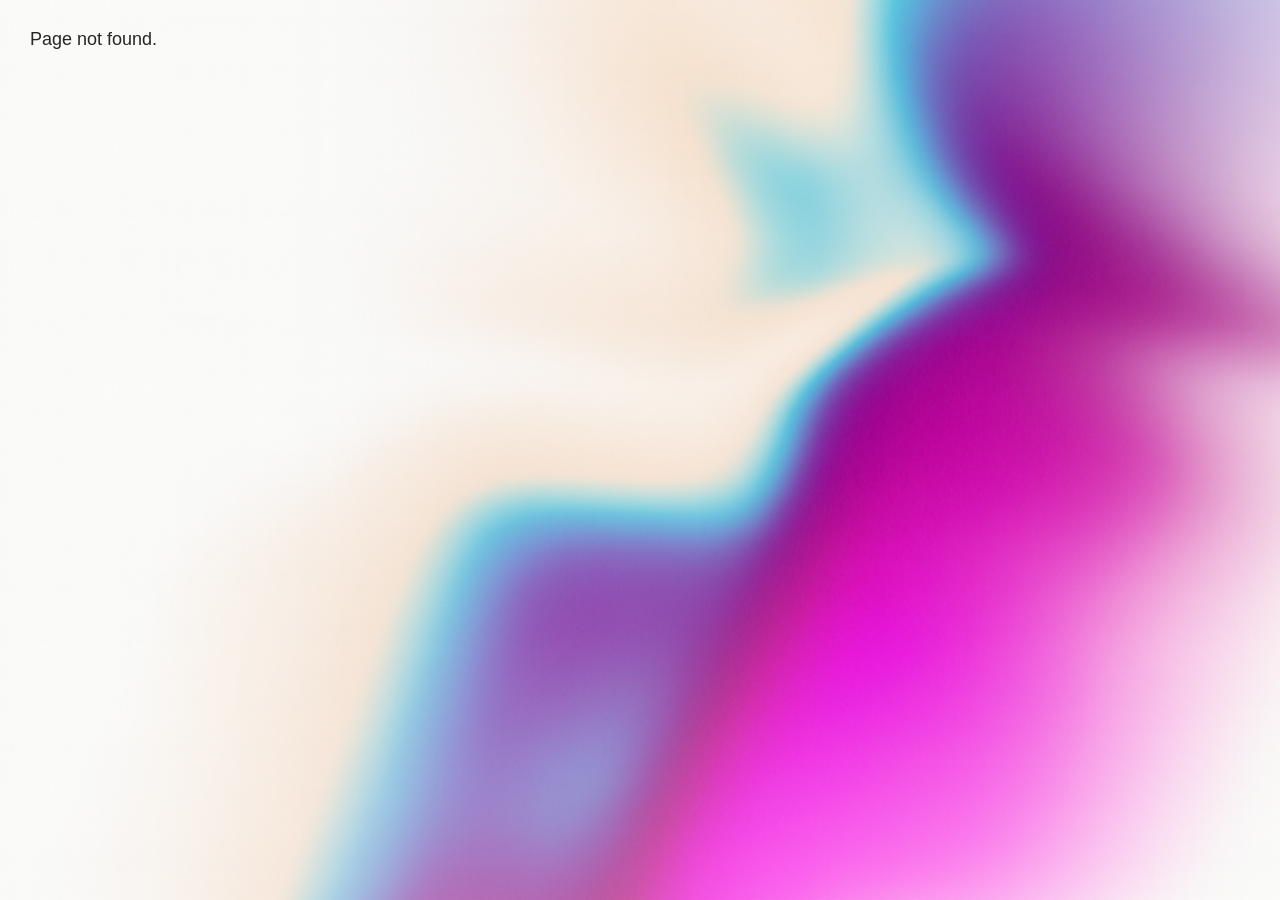
<file: site-mirror/portfolio/index.html>
<!DOCTYPE html>
<html class="wf-initial-load">
	<head>
	<base href="/" />
		<meta charset="utf-8">
		<meta name="viewport" content="width=device-width, initial-scale=1, shrink-to-fit=no">

		
			<title>Portfolio — Portfolio von Maria Filinskikh</title>
			<script>window.__PRELOADED_STATE__={"structure":{"byParent":{"root":["C2136513146","S0869413088","X2707197638","F0967610917","X2806234787"],"C2136513146":[]},"bySort":{"C2136513146":0,"S0869413088":1,"X2707197638":2,"F0967610917":6,"X2806234787":3},"indexById":{"C2136513146":0,"S0869413088":null,"X2707197638":1,"F0967610917":null,"X2806234787":2},"liveIndexes":{}},"site":{"id":3287966,"direct_link":"/","display_url":"mfilin.com","site_url":"128383","domain":"mfilin.com","domain_active":false,"domain_purchased":false,"domain_pending":false,"css_url":"/stylesheet","rss_url":"/rss","favicon_url":"/static.cargo.site/favicon/c3-favicon.ico","website_title":"Portfolio von Maria Filinskikh","access_level":"public","is_private":false,"is_deleted":false,"is_upgraded":true,"is_template":false,"show_cargo_logo":false,"has_annex_upgrade":false,"has_domain_addon":false,"has_commerce_addon":false,"has_storage_addon":false,"can_duplicate":false,"can_copy":false,"site_password_enabled":false,"recent_date":"2025-12-13 10:33:27","upgrade_expire_date":"2027-01-20 23:31:01","version":"Cargo3","total_file_size":204370576,"promocode_type":"Student","meta_tags":"","homepage_id":"X2707197638","homepage_purl":"home2","mobile_homepage_id":"X2707197638","mobile_homepage_purl":"home2","screenshot":{"id":76764760,"name":"screenshot-0421577315.jpg","hash":"K2857373595883875208070859038356","width":1792,"height":1120,"file_size":null,"file_type":"jpg","mime_type":"image/jpeg","is_image":true,"is_video":false},"site_preview_type":"screenshot","site_preview_image":[],"site_preview_url":"/freight.cargo.site/w/1000/i/K2857373595883875208070859038356/screenshot-0421577315.jpg","has_site_description":true,"site_description":"cargo.site","custom_html":"","shop_id":null,"fonts":[{"family":"Diatype Variable","provider":"cargo"}],"tags":[]},"pages":{"byId":{"S0869413088":{"id":"S0869413088","title":"Top Nav bar (desktop)","purl":"top-nav-bar-(desktop)","page_type":"page","content":"\u003ccolumn-set gutter=\"1rem\">\u003ccolumn-unit slot=\"0\">\u003cdiv style=\"text-align: left\">\u003c/div>\u003ca href=\"home2\" rel=\"history\" style=\"color: rgb(0, 0, 0);\">HOME\u003c/a>\u003c/column-unit>\u003ccolumn-unit slot=\"1\">\u003ca href=\"portfolio\" rel=\"history\" style=\"color: rgb(0, 0, 0);\">PORTFOLIO\u003c/a>\u003c/column-unit>\u003ccolumn-unit slot=\"2\">\u003ca href=\"über-mich\" rel=\"history\" style=\"color: rgb(0, 0, 0);\">ÜBER MICH \u003c/a>\u003cbr />\n\u003c/column-unit>\u003ccolumn-unit slot=\"3\">\u003ca href=\"kontakt\" rel=\"history\" style=\"color: rgb(0, 0, 0);\">KONTAKT\u003c/a>\u003c/column-unit>\u003c/column-set>\u003cdiv style=\"text-align: left\">  \u003c/div>","local_css":"[id=\"S0869413088\"].page {\n\tmin-height: auto;\n}\n\n[id=\"S0869413088\"] .backdrop {\n}\n\n.mobile [id=\"S0869413088\"] .backdrop {\n}\n\n[id=\"S0869413088\"] .page-layout {\n\tpadding: 1.5rem;\n\t--page-layout-mix: normal;\n\tpadding-bottom: 0.0rem;\n\tmax-width: 98%;\n}\n\n.mobile [id=\"S0869413088\"] .page-layout {\n}\n\n[id=\"S0869413088\"] .page-content {\n\tbackground-color: rgba(121, 9, 190, 0.46);\n\theight: auto;\n\t--page-content-backdrop-filter: blur(1rem);\n\tborder-width: 0rem;\n\tborder-style: solid;\n\tborder-radius: 0.5rem;\n\tpadding-left: 1.5rem;\n\tpadding-right: 1.5rem;\n\tpadding-bottom: 0.8rem;\n\twidth: 100%;\n\tpadding-top: 2.5rem;\n}","display":true,"stack":false,"pin":true,"overlay":false,"password_enabled":false,"page_count":null,"page_design_options":null,"backdrops":{"activeBackdrop":"none","backdropSettings":{"gradient":{"color-one":"#ffffff","color-two":"#b486bb","color-two-active":true,"color-three":"#9d4795","gradient-type":"linear","rotation":69,"smoothness":100,"scale":39.5},"wallpaper":{"activeImage":"J2694223368897620986299339480724","alignments":[],"opacity":1,"image-fit":"fill","clipScroll":true}}},"pin_options":{"screen_visibility":"desktop","position":"top","overlay":true,"fixed":false,"adjust":true},"overlay_options":{"closeOnClickout":true,"closeOnNavigate":true,"closeOthersOnOpen":false,"animateOnOpen":{"fade":false,"speed":0,"slideAmount":0,"slideDirection":"default","wipeShape":"default","easing":"linear","scaleAmount":0,"rotateAmount":0},"animateOnClose":{"fade":false,"speed":0,"slideAmount":0,"slideDirection":"default","wipeShape":"default","easing":"linear","scaleAmount":0,"rotateAmount":0}},"thumb_media_id":70166767,"thumbnail":{"id":70166767,"master_muid":15179412,"name":"gradient.png","hash":"J2694223368897620986299339480724","width":1536,"height":1024,"file_size":1887289,"file_type":"png","mime_type":"image/png","is_image":true,"is_video":false,"is_url":false,"is_placeholder":false,"has_audio_track":null,"duration":null,"url":null,"url_id":null,"url_thumb":null,"url_type":null,"created_at":"2025-12-13 10:35:39.677317","updated_at":"2025-12-13 10:35:39.677317"},"thumb_meta":[],"media":[{"id":70166767,"name":"gradient.png","hash":"J2694223368897620986299339480724","width":1536,"height":1024,"file_size":1887289,"file_type":"png","mime_type":"image/png","is_image":true,"is_video":false,"is_url":false,"in_use":true,"created_at":"2025-12-13T10:35:39.677317Z","updated_at":"2025-12-13T10:35:39.677317Z"}],"tags":[],"access_level":"public"},"X2707197638":{"id":"X2707197638","title":"Home2","purl":"home2","page_type":"page","content":"\u003ccolumn-set gutter=\"1\">\u003ccolumn-unit slot=\"0\">\u003c/column-unit>\u003ccolumn-unit slot=\"1\">\u003c/column-unit>\u003c/column-set>\u003ccolumn-set gutter=\"10.4rem\">\u003ccolumn-unit slot=\"0\">\u003cdiv style=\"background-color:#E3E2E4;padding:50px;width:500px;margin:auto;border-radius:10px;\">\u003cdiv style=\"text-align: left\">\u003cdiv>\u003c/div>\u003cspan style=\"--font-scale: 4.84;\">\u003cspan style=\"--font-scale: 4.78; line-height: 1;\">\u003cb>Ich bin Maria Filinskikh\u003c/b>\u003cb> \u003cbr />\nDigital Media \u003cbr />\nDesignerin\u003cbr />\n\u003c/b>\u003c/span>\u003cbr />\u003cspan style=\"line-height: 1; --font-scale: 2.35;\">\u003cb>\u003cspan style=\"--font-scale: 2.23; line-height: 0.5;\">\nMotiondesign \u003cbr />Illustration\u003cbr />Grafikdesign \u003cbr />Immersive Experience Design\u003cbr />\nFotografie\u003c/span>\u003c/b>\u003c/span>\u003cbr />\n\u003cbr />\n\u003ca class=\"button-2-2\" href=\"kontakt\" rel=\"history\" style=\"--font-scale: 2.28;\">KONTAKT\u003c/a>\n\u003c/span>\u003c/div>\u003c/div>\u003cdiv style=\"text-align: left\">\u003cbr />\u003c/div>\u003cbr />\n\u003c/column-unit>\u003ccolumn-unit slot=\"1\">\u003cmedia-item hash=\"C2694246974347461885021903101588\" limit-by=\"fit\" scale=\"133.5\">\u003c/media-item>\u003c/column-unit>\u003c/column-set>\u003cgallery-justify gutter=\"1rem\" mobile-gutter=\"1rem\">\u003cmedia-item class=\"linked\" hash=\"J2755391747400281356376436350612\" href=\"https://postdigitalwork.space/\" rotation=\"0\" scale=\"100\">\u003c/media-item>\u003cmedia-item class=\"linked\" hash=\"N2755393262486712362363039227540\" href=\"https://youtu.be/A7tGUh7b_WI\" rotation=\"0\" scale=\"100\">\u003c/media-item>\u003cmedia-item hash=\"V2755394591058114039072365715092\" rotation=\"0\" scale=\"100\">\u003c/media-item>\u003cmedia-item class=\"linked\" hash=\"L2755396128723359791279459770004\" href=\"https://mfilinskih.wixsite.com/kitsuneshop\" rotation=\"0\" scale=\"100\">\u003c/media-item>\u003cmedia-item class=\"linked\" hash=\"B2755400651606752247829582290580\" href=\"https://mfilinskih.wixsite.com/kitsuneshop\" rotation=\"0\" scale=\"100\">\u003c/media-item>\u003cmedia-item hash=\"A2755402167338819296396019474068\" rotation=\"0\" scale=\"100\">\u003c/media-item>\u003cmedia-item hash=\"B2755415083564552267086965481108\" rotation=\"0\" scale=\"100\">\u003c/media-item>\u003cmedia-item hash=\"S2755404259384064695796268244628\" rotation=\"0\" scale=\"100\">\u003c/media-item>\u003cmedia-item hash=\"K2755416690515768760147135405716\" rotation=\"0\" scale=\"100\">\u003c/media-item>\u003c/gallery-justify>\u003cbr />\u003ch2>\u003c/h2>\u003cdiv style=\"text-align: left\">\u003c/div>\u003ccolumn-set>\u003ccolumn-unit slot=\"0\">\n\n\u003cb>\u003cbr />\u003cbr />\nImpressum\u003c/b>\u003cbr />\u003ci>\u003cbr />\u003c/i>\u003cbr />Maria Filinskikh\u003cbr />\u003ci>\u003cbr />\u003c/i>E-Mail: mfilinskih@gmail.com\u003ci>\u003cbr />\u003c/i>\u003cbr />\u003cbr />\u003cb>Disclaimer – rechtliche Hinweise\u003c/b>\u003cbr />\u003cbr />§ 1 Warnhinweis zu Inhalten\u003cbr />\u003cbr />\u003cspan style=\"line-height: 1.1;\">Die kostenlosen und frei zugänglichen Inhalte dieser Webseite wurden mit größtmöglicher Sorgfalt erstellt. Der Anbieter dieser Webseite übernimmt jedoch keine Gewähr für die Richtigkeit und Aktualität der bereitgestellten kostenlosen und frei zugänglichen journalistischen Ratgeber und Nachrichten. Namentlich gekennzeichnete Beiträge geben die Meinung des jeweiligen Autors und nicht immer die Meinung des Anbieters wieder. Allein durch den Aufruf der kostenlosen und frei zugänglichen Inhalte kommt keinerlei Vertragsverhältnis zwischen dem Nutzer und dem Anbieter zustande, insoweit fehlt es am Rechtsbindungswillen des Anbieters.\u003c/span>\u003cbr />\u003cbr />§ 2 Externe Links\u003cbr />\u003cbr />\u003cspan style=\"line-height: 1.1;\">Diese Website enthält Verknüpfungen zu Websites Dritter (&#x22;externe Links&#x22;). Diese Websites unterliegen der Haftung der jeweiligen Betreiber. Der Anbieter hat bei der erstmaligen Verknüpfung der externen Links die fremden Inhalte daraufhin überprüft, ob etwaige Rechtsverstöße bestehen. Zu dem Zeitpunkt waren keine Rechtsverstöße ersichtlich. Der Anbieter hat keinerlei Einfluss auf die aktuelle und zukünftige Gestaltung und auf die Inhalte der verknüpften Seiten. Das Setzen von externen Links bedeutet nicht, dass sich der Anbieter die hinter dem Verweis oder Link liegenden Inhalte zu Eigen macht. Eine ständige Kontrolle der externen Links ist für den Anbieter ohne konkrete Hinweise auf Rechtsverstöße nicht zumutbar. Bei Kenntnis von Rechtsverstößen werden jedoch derartige externe Links unverzüglich gelöscht.\u003c/span>\u003cbr />\u003cbr />§ 3 Urheber- und Leistungsschutzrechte\u003cbr />\u003cbr />\u003cspan style=\"line-height: 1.1;\">Die auf dieser Website veröffentlichten Inhalte unterliegen dem deutschen Urheber- und Leistungsschutzrecht. Jede vom deutschen Urheber- und Leistungsschutzrecht nicht zugelassene Verwertung bedarf der vorherigen schriftlichen Zustimmung des Anbieters oder jeweiligen Rechteinhabers. Dies gilt insbesondere für Vervielfältigung, Bearbeitung, Übersetzung, Einspeicherung, Verarbeitung bzw. Wiedergabe von Inhalten in Datenbanken oder anderen elektronischen Medien und Systemen. Inhalte und Rechte Dritter sind dabei als solche gekennzeichnet. Die unerlaubte Vervielfältigung oder Weitergabe einzelner Inhalte oder kompletter Seiten ist nicht gestattet und strafbar. Lediglich die Herstellung von Kopien und Downloads für den persönlichen, privaten und nicht kommerziellen Gebrauch ist erlaubt. Die Darstellung dieser Website in fremden Frames ist nur mit schriftlicher Erlaubnis zulässig.\u003c/span>\u003cbr />\u003cbr />§ 4 Besondere Nutzungsbedingungen\u003cbr />\u003cbr />\u003cspan style=\"line-height: 1.1;\">Soweit besondere Bedingungen für einzelne Nutzungen dieser Website von den vorgenannten Paragraphen abweichen, wird an entsprechender Stelle ausdrücklich darauf hingewiesen. In diesem Falle gelten im jeweiligen Einzelfall die besonderen Nutzungsbedingungen.\u003c/span>\n\n\u003cbr />\u003c/column-unit>\u003c/column-set>\u003cbr />","local_css":"[id=\"X2707197638\"] bodycopy {\n\t\n}\n\n[id=\"X2707197638\"].page {\n}\n\n[id=\"X2707197638\"] .page-content {\n\tpadding: 0rem;\n\tpadding-top: 9.2rem;\n}","display":true,"stack":false,"pin":false,"overlay":false,"password_enabled":false,"page_count":0,"page_design_options":null,"backdrops":{"activeBackdrop":"wallpaper","backdropSettings":{"wallpaper":{"activeImage":"J2694223368897620986299339480724","clipScroll":false,"image-fit":"fill","cycle-images":false,"transition-type":"slide","autoplay":true,"autoplay-delay":3,"transition-speed":0.8,"shuffle":false,"navigation":false,"opacity":1,"bg-color":"transparent","margin":"0","alignments":[]}}},"pin_options":{"screen_visibility":"all","position":"top","overlay":true,"fixed":false,"adjust":false},"overlay_options":{"closeOnClickout":true,"closeOnNavigate":true,"closeOthersOnOpen":false,"animateOnOpen":{"fade":false,"speed":0,"slideAmount":0,"slideDirection":"default","wipeShape":"default","easing":"linear","scaleAmount":0,"rotateAmount":0},"animateOnClose":{"fade":false,"speed":0,"slideAmount":0,"slideDirection":"default","wipeShape":"default","easing":"linear","scaleAmount":0,"rotateAmount":0}},"thumb_media_id":67609212,"thumbnail":{"id":67609212,"master_muid":15139111,"name":"horizontal.png","hash":"N2630977594280878799810327937319","width":3000,"height":2000,"file_size":56117,"file_type":"png","mime_type":"image/png","is_image":true,"is_video":false,"is_url":false,"is_placeholder":true,"has_audio_track":null,"duration":null,"url":null,"url_id":null,"url_thumb":null,"url_type":null,"created_at":"2025-11-03 18:13:01.336544","updated_at":"2025-11-04 21:11:41.498130"},"thumb_meta":{"hide_from_index":true},"media":[{"id":67609212,"name":"horizontal.png","hash":"N2630977594280878799810327937319","width":3000,"height":2000,"file_size":56117,"file_type":"png","mime_type":"image/png","is_image":true,"is_video":false,"is_url":false,"is_placeholder":true,"in_use":true,"created_at":"2025-11-03T18:13:01.336544Z","updated_at":"2025-11-04T21:11:41.498130Z"},{"id":70166767,"name":"gradient.png","hash":"J2694223368897620986299339480724","width":1536,"height":1024,"file_size":1887289,"file_type":"png","mime_type":"image/png","is_image":true,"is_video":false,"is_url":false,"in_use":true,"created_at":"2025-12-13T10:35:39.677317Z","updated_at":"2025-12-13T10:35:39.677317Z"},{"id":70167290,"name":"bearbeitung-Maria.jpg","hash":"C2694246974347461885021903101588","width":6192,"height":6960,"file_size":19392428,"file_type":"jpg","mime_type":"image/jpeg","is_image":true,"is_video":false,"is_url":false,"in_use":true,"created_at":"2025-12-13T10:56:59.110879Z","updated_at":"2025-12-13T10:56:59.110879Z"},{"id":72354574,"name":"Bild5-und-45.png","hash":"J2755391747400281356376436350612","width":1920,"height":1080,"file_size":725779,"file_type":"png","mime_type":"image/png","is_image":true,"is_video":false,"is_url":false,"in_use":true,"created_at":"2026-01-20T19:41:04.108466Z","updated_at":"2026-01-20T19:41:04.108466Z"},{"id":72354662,"name":"kapi-film.jpg","hash":"N2755393262486712362363039227540","width":1811,"height":975,"file_size":252513,"file_type":"jpg","mime_type":"image/jpeg","is_image":true,"is_video":false,"is_url":false,"in_use":true,"created_at":"2026-01-20T19:42:26.249263Z","updated_at":"2026-01-20T19:42:26.249263Z"},{"id":72354715,"name":"Poster-drauen.jpg","hash":"V2755394591058114039072365715092","width":4000,"height":3000,"file_size":8100029,"file_type":"jpg","mime_type":"image/jpeg","is_image":true,"is_video":false,"is_url":false,"in_use":true,"created_at":"2026-01-20T19:43:38.339940Z","updated_at":"2026-01-20T19:43:38.339940Z"},{"id":72354805,"name":"6309386.jpg","hash":"L2755396128723359791279459770004","width":7900,"height":5267,"file_size":4671284,"file_type":"jpg","mime_type":"image/jpeg","is_image":true,"is_video":false,"is_url":false,"in_use":true,"created_at":"2026-01-20T19:45:01.627372Z","updated_at":"2026-01-20T19:45:01.627372Z"},{"id":72355136,"name":"2023-05-26-4.png","hash":"B2755400651606752247829582290580","width":1148,"height":777,"file_size":836136,"file_type":"png","mime_type":"image/png","is_image":true,"is_video":false,"is_url":false,"in_use":true,"created_at":"2026-01-20T19:49:07.015705Z","updated_at":"2026-01-20T19:49:07.015705Z"},{"id":72355221,"name":"--1.png","hash":"A2755402167338819296396019474068","width":1046,"height":694,"file_size":1211580,"file_type":"png","mime_type":"image/png","is_image":true,"is_video":false,"is_url":false,"in_use":true,"created_at":"2026-01-20T19:50:28.981433Z","updated_at":"2026-01-20T19:50:28.981433Z"},{"id":72355335,"name":"DSC04720.jpg","hash":"S2755404259384064695796268244628","width":2736,"height":1824,"file_size":3204833,"file_type":"jpg","mime_type":"image/jpeg","is_image":true,"is_video":false,"is_url":false,"in_use":true,"created_at":"2026-01-20T19:52:22.188368Z","updated_at":"2026-01-20T19:52:22.188368Z"},{"id":72356087,"name":"Mockup-Kopie.jpg","hash":"B2755415083564552267086965481108","width":3000,"height":1740,"file_size":515343,"file_type":"jpg","mime_type":"image/jpeg","is_image":true,"is_video":false,"is_url":false,"in_use":true,"created_at":"2026-01-20T20:02:09.293928Z","updated_at":"2026-01-20T20:02:09.293928Z"},{"id":72356170,"name":"DSC04771.jpg","hash":"K2755416690515768760147135405716","width":1767,"height":2691,"file_size":640049,"file_type":"jpg","mime_type":"image/jpeg","is_image":true,"is_video":false,"is_url":false,"in_use":true,"created_at":"2026-01-20T20:03:36.289937Z","updated_at":"2026-01-20T20:03:36.289937Z"}],"tags":[],"access_level":"public"},"F0967610917":{"id":"F0967610917","title":"Mobile Menu","purl":"mobile-menu","page_type":"page","content":"\u003ccolumn-set gutter=\"1rem\" mobile-stack=\"false\">\u003ccolumn-unit slot=\"0\" span=\"1\">\n\u003ch1>\u003cbr />\n\u003c/h1>\u003c/column-unit>\u003ccolumn-unit slot=\"1\" span=\"11\">\u003ch1>\u003cbr />\u003ca href=\"home2\" rel=\"history\">HOME\u003c/a>\u003cbr />\u003ca href=\"project-02\" rel=\"history\">\u003cbr />\u003c/a>\u003ca href=\"portfolio\" rel=\"history\">PORTFOLIO\u003c/a>\u003cbr />\u003ca href=\"project-03\" rel=\"history\">\u003cbr />\u003c/a>\u003ca href=\"über-mich\" rel=\"history\">ÜBER MICH\u003c/a>\u003cbr />\u003ca href=\"project-04\" rel=\"history\">\u003cbr />\u003c/a>\u003ca href=\"kontakt\" rel=\"history\">KONTAKT\u003c/a>\u003c/h1>\u003cbr />\n\u003ca href=\"kontakt\" rel=\"history\">I\u003c/a>\u003c/column-unit>\u003c/column-set>","local_css":"[id=\"F0967610917\"].page {\n\tmin-height: auto;\n}\n\n[id=\"F0967610917\"] .page-layout {\n\tpadding: 1rem;\n\talign-items: center;\n\t--page-layout-mix: normal;\n}\n\n[id=\"F0967610917\"] .page-content {\n\tbackground-color: rgba(0, 0, 0, 0.1);\n\theight: auto;\n\t--page-content-backdrop-filter: blur(1rem);\n\tborder-width: 0rem;\n\tborder-style: solid;\n\tborder-radius: 0.5rem;\n\tpadding-left: 1.5rem;\n\tpadding-right: 1.5rem;\n\tpadding-top: 0.9rem;\n\tpadding-bottom: 0.9rem;\n\ttext-align: left;\n}","display":true,"stack":false,"pin":true,"overlay":false,"password_enabled":false,"page_count":0,"page_design_options":null,"backdrops":{"activeBackdrop":"none"},"pin_options":{"screen_visibility":"mobile","position":"top","overlay":true,"fixed":true,"adjust":true},"overlay_options":{},"thumb_media_id":null,"thumbnail":null,"thumb_meta":[],"media":[],"tags":[],"access_level":"public"},"X2806234787":{"id":"X2806234787","title":"Portfolio","purl":"portfolio","page_type":"page","content":"\u003ch2>\u003cgallery-slideshow>\u003cmedia-item hash=\"J2755377102419480773921151098516\" limit-by=\"width\" rotation=\"0\" scale=\"100\">\u003c/media-item>\u003cmedia-item hash=\"I2755383926663323634253804576404\" limit-by=\"width\" rotation=\"0\" scale=\"100\">\u003c/media-item>\u003cmedia-item hash=\"N2755382970697705502403711180436\" limit-by=\"width\" rotation=\"0\" scale=\"100\">\u003c/media-item>\u003cmedia-item hash=\"O2755382184276112152018106687124\" limit-by=\"width\" rotation=\"0\" scale=\"100\">\u003c/media-item>\u003cmedia-item hash=\"R2755387226748944932745169575572\" limit-by=\"width\" rotation=\"0\" scale=\"100\">\u003c/media-item>\u003c/gallery-slideshow>\u003c/h2>\n\u003ccolumn-set>\u003ccolumn-unit slot=\"0\">\u003c/column-unit>\u003ccolumn-unit slot=\"1\">\u003c/column-unit>\u003c/column-set>\u003ccolumn-set gutter=\"1rem\" mobile-hide-empty=\"false\" mobile-stack=\"true\">\u003ccolumn-unit slot=\"0\" span=\"7\">\u003cmedia-item class=\"linked\" hash=\"H2694457989198571730754756648596\" href=\"https://postdigitalwork.space/\" scale=\"92.8%\">\u003c/media-item>\u003c/column-unit>\u003ccolumn-unit slot=\"1\" span=\"5\">\n\n\n\n\u003cdiv style=\"text-align: left\">\u003c/div>\u003cdiv style=\"text-align: left\">\u003cspan style=\"line-height: 1.4; --font-scale: 3.49;\">\u003cb> Der Fotofilm\u003cbr />\n “The Techno Invader”\u003c/b>\u003cbr />\n\u003c/span>\u003cbr />\u003ch2>200 Jahre in der Zukunft arbeitet ein Zeitreisenforscher für die Regierung an Paradoxen der Zeitreise. Während einer langen Arbeitsschicht beobachtet er etwas, was ihn von seinem gewohnten Arbeitsplan abbringt, woraufhin er gefeuert wird. Da die Arbeits-K.I. den gesamten Arbeitsmarkt kontrolliert, bedeutet die Entlassung für ihn den Ruin, weswegen sein einziger Ausweg der Suizid scheint. Auf dem Dach des Forschungsgebäudes entdeckt er jedoch etwas wesentlich Interessanteres. Und durch Zufall findet er auch heraus, wie die einflussreichsten Menschen seiner Zeit eigentlich zu ihrer Macht gekommen sind. Nach dieser Erkenntnis reist er in der Zeit zurück, um die Menschen vor der KI zu warnen und bringt dadurch aus Versehen den Techno in die Vergangenheit.\n\n\u003cbr />\n \n\u003cbr />\nRegie : Spencer Kromberg\u003cbr />\n\n\nFilmschnitt\n\n ,Sound Design und  Musik\n: Maik Schneiker\n\n\u003cbr />\nKamera \n\nund Bildmaterial: Maria Filinskikh (früher Grinko)\u003c/h2>\u003c/div>\n\n\u003c/column-unit>\u003c/column-set>\n\n\u003cdiv style=\"text-align: left\">\u003c/div>\n\n\u003cbr />\n\n\u003cbr />\n\u003ccolumn-set>\u003ccolumn-unit slot=\"0\">\u003c/column-unit>\u003ccolumn-unit slot=\"1\">\u003c/column-unit>\u003c/column-set>\u003ccolumn-set>\u003ccolumn-unit slot=\"0\">\n\n\n\n\u003cdiv style=\"text-align: left\">\u003c/div>\u003cdiv style=\"text-align: left\">\u003cspan style=\"line-height: 1.4; --font-scale: 3.49;\">\u003cb>\u003cspan style=\"--font-scale: 3.09;\"> Animationskurzfilm “Der faule Tag”\u003c/span>\u003cbr />\n\u003c/b>\u003c/span>\u003cbr />\n\n\u003ch2>Das Wasserschweinchen Kapi liebt das Faulenzen und weigert sich, ihren Freunden Chiko und Tuko beim Obstsammeln für ein Picknick zu helfen. Doch als plötzlich Regen einsetzt, bleibt sie hungrig und ohne Unterschlupf zurück. Ihre Freunde zeigen ihr die Bedeutung von Teamarbeit, und am nächsten Tag hilft Kapi fleißig mit – sodass sie schließlich gemeinsam ein fröhliches Picknick genießen können.\u003cbr />\n\u003cbr />\nMusik von Pixabay :  Sergio Prosvirini und Juan Sanchez  \u003cbr />\nDrehbuch, Charakter- und Hintergrunddesign \u003cbr />\nsowie Animation: Maria Filinskikh\u003c/h2>\u003c/div>\n\n\u003c/column-unit>\u003ccolumn-unit slot=\"1\">\u003cmedia-item class=\"linked\" freeform-z=\"6\" hash=\"B2694459395891934559624034229908\" href=\"https://youtu.be/A7tGUh7b_WI\" rotation=\"0\" scale=\"100\">\u003c/media-item>\u003c/column-unit>\u003c/column-set>\u003ccolumn-set gutter=\"1\">\u003ccolumn-unit slot=\"0\">\u003cmedia-item freeform-z=\"3\" hash=\"J2755335464982159918932530011796\" rotation=\"0\" scale=\"88.8%\">\u003c/media-item>\u003c/column-unit>\u003ccolumn-unit slot=\"1\">\n\n\n\n\n\n\u003cdiv style=\"text-align: left\">\u003c/div>\u003cdiv style=\"text-align: left\"> \u003cb>\u003cspan style=\"line-height: 1.4; --font-scale: 3.49;\">Lichtinstallation  “Cyber viewer - the eye of digitality”\u003c/span>\u003c/b>\u003c/div>\n\n\u003cbr />\n\u003ch2>„Cyber viewer - the eye of digitality“ ist eine interaktive Lichtinstallation, die die Bewegungen und Interaktionen der Besucher in einem Raum einfängt. Sie präsentiert ein stilisiertes Auge, das diefortschrittlichen Technologien symbolisiert, mit denen sich Menschen täglich beschäftigen. Durch die Bewegungen der Besucher entsteht eine faszinierende visuelle Darstellung, die die Sinne anspricht und die Betrachter dazu einlädt, über ihre Beziehung zur Technologie und deren Auswirkungen auf ihrepersönliche Privatsphäre und Identität nachzudenken. Die Installation bietet den Besuchern die Möglichkeit, mit Licht und Bewegung zu interagieren und so ihre eigene einzigartige Erfahrung zu gestalten.\u003cbr />\n\u003cbr />\nTouchDesigner Workflow :  Maria Filinskikh\u003cbr />\nKünstliche Intelligenz Bildgenerierung: Freepik\u003c/h2>\n\u003c/column-unit>\u003c/column-set>\u003ccolumn-set>\u003ccolumn-unit slot=\"0\">\n\n\u003cdiv style=\"text-align: left\"> \u003ch1>\u003c/h1>\u003c/div>\u003ch1>\u003c/h1>\n\n\u003c/column-unit>\u003ccolumn-unit slot=\"1\">\u003c/column-unit>\u003c/column-set>\u003ccolumn-set gutter=\"1\">\u003ccolumn-unit slot=\"0\">\n\n\u003cdiv style=\"text-align: left\">\u003cspan style=\"line-height: 1.4; --font-scale: 3.49;\">\u003cb>Kartenspiel  “Kitsune”\u003c/b>\u003c/span>\u003c/div>\n\n\n\n\n\n\u003ch2>Eine Neuinterpretation des Kartenspiels „Die Werwölfe von Düsterwald“, inspiriert von der japanischen Mythologie. Jeder Spieler übernimmt eine einzigartige Rolle, die den Spielverlauf prägt. Anstelle von Werwölfen sind die verborgenen Antagonisten Kitsune – bösartige Fuchsgeister, die heimlich Jagd auf die Dorfbewohner machen. Jede Nacht eliminiert ein Kitsune einen Dorfbewohner, während sie sich tagsüber als ehrenwerte Mitglieder der Gemeinschaft tarnen. Ihr Ziel ist es, bis zum Spielende unentdeckt zu bleiben. Die Dorfbewohner wiederum müssen die verborgenen Mörder entlarven und die anderen von ihrer Unschuld überzeugen. Das Spiel bietet außerdem besondere Rollen mit einzigartigen Fähigkeiten: Der Oni-Dämon kann heilen, töten oder untätig bleiben; die Heiratsvermittlerin (Amor) verbindet zwei Spieler; der alte Seher kann nachts die Rollen der anderen Spieler enthüllen; und der Vertreter des Shogunats hat bei den Dorfversammlungen doppeltes Stimmrecht.\n\u003cbr />\n\u003cbr />\nAdobe Illustrator Vektorgrafiken :  Maria Filinskikh\u003c/h2>\u003cbr />\n\n\u003c/column-unit>\u003ccolumn-unit slot=\"1\">\u003cmedia-item class=\"linked\" hash=\"X2755360920843345595533925785236\" href=\"https://mfilinskih.wixsite.com/kitsuneshop\">\u003c/media-item>\u003c/column-unit>\u003c/column-set>","local_css":"[id=\"X2806234787\"] .page-content {\n}","display":true,"stack":false,"pin":false,"overlay":false,"password_enabled":false,"page_count":0,"page_design_options":null,"backdrops":{"activeBackdrop":"gradient","backdropSettings":{"wallpaper":{"activeImage":"B2694459395891934559624034229908","alignments":[]},"gradient":{"color-one":"#ffffff","color-three":"#8ea0d2"}}},"pin_options":{"screen_visibility":"all","position":"top","overlay":true,"fixed":false,"adjust":false},"overlay_options":{},"thumb_media_id":67609212,"thumbnail":{"id":67609212,"master_muid":15139111,"name":"horizontal.png","hash":"N2630977594280878799810327937319","width":3000,"height":2000,"file_size":56117,"file_type":"png","mime_type":"image/png","is_image":true,"is_video":false,"is_url":false,"is_placeholder":true,"has_audio_track":null,"duration":null,"url":null,"url_id":null,"url_thumb":null,"url_type":null,"created_at":"2025-11-03 18:13:01.336544","updated_at":"2025-11-04 21:11:41.498130"},"thumb_meta":{"hide_from_index":true},"media":[{"id":67609212,"name":"horizontal.png","hash":"N2630977594280878799810327937319","width":3000,"height":2000,"file_size":56117,"file_type":"png","mime_type":"image/png","is_image":true,"is_video":false,"is_url":false,"is_placeholder":true,"in_use":true,"created_at":"2025-11-03T18:13:01.336544Z","updated_at":"2025-11-04T21:11:41.498130Z"},{"id":70172060,"name":"Bild5-und-45.png","hash":"H2694457989198571730754756648596","width":1920,"height":1080,"file_size":725779,"file_type":"png","mime_type":"image/png","is_image":true,"is_video":false,"is_url":false,"in_use":true,"created_at":"2025-12-13T14:07:38.245090Z","updated_at":"2025-12-13T14:07:38.245090Z"},{"id":70172126,"name":"kapi-film.jpg","hash":"B2694459395891934559624034229908","width":1811,"height":975,"file_size":252513,"file_type":"jpg","mime_type":"image/jpeg","is_image":true,"is_video":false,"is_url":false,"in_use":true,"created_at":"2025-12-13T14:08:54.503083Z","updated_at":"2025-12-13T14:08:54.503083Z"},{"id":72351273,"name":"AdrianStein_MedialeRaeume_Ausstellung_126.jpg","hash":"J2755335464982159918932530011796","width":4672,"height":7008,"file_size":11896235,"file_type":"jpg","mime_type":"image/jpeg","is_image":true,"is_video":false,"is_url":false,"in_use":true,"created_at":"2026-01-20T18:50:13.167099Z","updated_at":"2026-01-20T18:50:13.167099Z"},{"id":72352674,"name":"6309386.jpg","hash":"X2755360920843345595533925785236","width":7900,"height":5267,"file_size":4671284,"file_type":"jpg","mime_type":"image/jpeg","is_image":true,"is_video":false,"is_url":false,"in_use":true,"created_at":"2026-01-20T19:13:12.720046Z","updated_at":"2026-01-20T19:13:12.720046Z"},{"id":72353521,"name":"Bild2.png","hash":"J2755377102419480773921151098516","width":1920,"height":1080,"file_size":2323766,"file_type":"png","mime_type":"image/png","is_image":true,"is_video":false,"is_url":false,"in_use":true,"created_at":"2026-01-20T19:27:50.210155Z","updated_at":"2026-01-20T19:27:50.210155Z"},{"id":72353935,"name":"Screenshot-2024-06-26-024744.jpg","hash":"O2755382184276112152018106687124","width":1222,"height":900,"file_size":100228,"file_type":"jpg","mime_type":"image/jpeg","is_image":true,"is_video":false,"is_url":false,"in_use":true,"created_at":"2026-01-20T19:32:25.690255Z","updated_at":"2026-01-20T19:32:25.690255Z"},{"id":72354007,"name":"Poster-drauen.jpg","hash":"N2755382970697705502403711180436","width":4000,"height":3000,"file_size":8100029,"file_type":"jpg","mime_type":"image/jpeg","is_image":true,"is_video":false,"is_url":false,"in_use":true,"created_at":"2026-01-20T19:33:08.388587Z","updated_at":"2026-01-20T19:33:08.388587Z"},{"id":72354052,"name":"Kapi_Charakterdesign.jpg","hash":"I2755383926663323634253804576404","width":3508,"height":2480,"file_size":3835733,"file_type":"jpg","mime_type":"image/jpeg","is_image":true,"is_video":false,"is_url":false,"in_use":true,"created_at":"2026-01-20T19:34:00.176290Z","updated_at":"2026-01-20T19:34:00.176290Z"},{"id":72354281,"name":"taschen.jpg","hash":"R2755387226748944932745169575572","width":7396,"height":4160,"file_size":3477630,"file_type":"jpg","mime_type":"image/jpeg","is_image":true,"is_video":false,"is_url":false,"in_use":true,"created_at":"2026-01-20T19:36:59.102117Z","updated_at":"2026-01-20T19:36:59.102117Z"}],"tags":[],"access_level":"public"}}},"sets":{"byId":{"root":{"id":"root","title":"Root","purl":null,"page_type":"set","content":null,"local_css":null,"display":false,"stack":false,"pin":false,"overlay":false,"password_enabled":false,"page_count":5,"page_design_options":null,"backdrops":null,"pin_options":{},"overlay_options":{},"thumb_media_id":null,"thumbnail":null,"thumb_meta":{},"media":[],"tags":[],"access_level":"public"},"C2136513146":{"id":"C2136513146","title":"Untitled Set","purl":"untitled-set","page_type":"set","content":null,"local_css":null,"display":true,"stack":false,"pin":false,"overlay":false,"password_enabled":false,"page_count":0,"page_design_options":null,"backdrops":null,"pin_options":{},"overlay_options":{},"thumb_media_id":null,"thumbnail":null,"thumb_meta":{},"media":[],"tags":[],"access_level":"public"}}},"media":{"data":[]},"css":{"id":1134016,"stylesheet":"html {\n\t--mobile-scale: 1.4;\n\t--mobile-padding-offset: 0.14;\n}\n\nbody {\n\t--swatch-1: rgba(0, 0, 0, 0.85);\n\t--swatch-2: rgba(0, 0, 0, 0.75);\n\t--swatch-3: rgba(0, 0, 0, 0.6);\n\t--swatch-4: rgba(0, 0, 0, 0.4);\n\t--swatch-5: rgba(0, 0, 0, 0.25);\n\tbackground-color: #b486bb;\n}\n\nbody.mobile {\n}\n\n.mobile bodycopy {\n\tbackground: rgba(0, 0, 0, 0);\n\tfont-size: 0.50rem;\n}\n\na:active,\n.linked:active,\n.zoomable::part(media):active {\n\topacity: 0.7;\n}\n\n.page a.active {\n\tcolor: rgba(0, 0, 0, 0.75);\n}\n\nsub {\n\tposition: relative;\n\tvertical-align: baseline;\n\ttop: 0.3em;\n}\n\nsup {\n\tposition: relative;\n\tvertical-align: baseline;\n\ttop: -0.4em;\n}\n\n.small-caps {\n\tfont-variant: small-caps;\n    text-transform: lowercase;\n}\n\nol {\n\tmargin: 0;\n\tpadding: 0 0 0 3em;\n}\n\nul {\n\tmargin: 0;\n\tpadding: 0 0 0 3em;\n}\n\nul.lineated {\n\tmargin: 0;\n\tpadding: 0;\n\tlist-style-type: none;\n\tmargin: 0 0 0 3em;\n\ttext-indent: -3em;\n}\n\nblockquote {\n\tmargin: 0;\n\tpadding: 0 0 0 2em;\n}\n\nhr {\n\tbackground: rgba(0, 0, 0, 0.75);\n\tborder: 0;\n\theight: 1px;\n\tdisplay: block;\n}\n\n.content {\n\tborder-color: rgba(0,0,0,.85);\n}\n\nbodycopy {\n\tfont-size: 1.25rem;\n\tfont-weight: 500;\n\tcolor: rgba(0, 0, 0, 0.75);\n\tfont-family: \"Diatype Variable\";\n\tfont-style: normal;\n\tline-height: 0.75;\n\tletter-spacing: 0em;\n\tdisplay: block;\n\tfont-variation-settings: 'slnt' 0, 'MONO' 0;\n}\n\nbodycopy a {\n\ttext-decoration: none;\n\tcolor: rgba(0, 0, 0, 0.4);\n}\n\nbodycopy a:hover {\n}\n\nh1 {\n\tfont-family: \"Diatype Variable\";\n\tfont-style: normal;\n\tfont-weight: 600;\n\tmargin: 0;\n\tfont-size: 2.5rem;\n\tline-height: 1;\n\tcolor: rgba(0, 0, 0, 0.75);\n\tletter-spacing: -0.020em;\n\tfont-variation-settings: 'slnt' 0, 'MONO' 0;\n}\n\n.mobile h1 {\n\tfont-size: 1.90rem;\n}\n\nh1 a {\n\tcolor: rgba(0, 0, 0, 0.75);\n\ttext-decoration: none;\n}\n\nh1 a:hover {\n}\n\nh2 {\n\tfont-family: \"Diatype Variable\";\n\tfont-style: normal;\n\tfont-weight: 740;\n\tmargin: 0;\n\tcolor: rgba(0, 0, 0, 0.75);\n\tfont-size: 2rem;\n\tline-height: 1.2;\n\tletter-spacing: 0em;\n\tfont-variation-settings: 'slnt' 0, 'MONO' 0;\n}\n\n.mobile h2 {\n\tfont-size: 1.60rem;\n}\n\nh2 a {\n\tcolor: rgba(0, 0, 0, 0.75);\n\ttext-decoration: none;\n}\n\nh2 a:hover {\n}\n\n.caption {\n\tfont-size: 1.2rem;\n\tfont-weight: 500;\n\tcolor: rgba(0, 0, 0, 0.4);\n\tfont-family: \"Diatype Variable\";\n\tfont-style: normal;\n\tline-height: 1.2;\n\tletter-spacing: 0em;\n\tdisplay: block;\n\tfont-variation-settings: 'slnt' 0, 'MONO' 0;\n}\n\n.caption a {\n\ttext-decoration: underline;\n\tcolor: rgba(0, 0, 0, 0.4);\n}\n\n.caption a:hover {\n}\n\nmedia-item .caption {\n\tmargin-top: 1em;\n    text-align: center;\n}\n\ngallery-grid .caption,\ngallery-columnized .caption,\ngallery-justify .caption {\n\tmargin-bottom: 1em;\n}\n\n[thumbnail-index] .caption {\n\ttext-align: center;\n}\n\n[thumbnail-index] .caption .tags {\n\tmargin-top: 0.25em;\n}\n\n.page {\n\tjustify-content: flex-start;\n\tmin-height: var(--viewport-height);\n}\n\n.page-content {\n\tpadding: 11.7rem;\n\ttext-align: left;\n\talign-items: flex-start;\n}\n\n.mobile [id] .page-layout {\n\tmax-width: 100%;\n}\n\n.mobile [id] .page-content {\n}\n\n.page-layout {\n\talign-items: flex-start;\n\tmax-width: 100%;\n}\n\nmedia-item::part(media) {\n\tborder: 0;\n\tfilter: drop-shadow(0.2rem 0.2rem 0.36rem rgba(0, 0, 0, 0.12));\n\twill-change: filter;\n\tborder-width: 0.1rem;\n\tborder-color: rgba(0, 0, 0, 0.16);\n\tborder-style: solid;\n\tborder-radius: 1.2rem;\n}\n\n.quick-view {\n\theight: 100%;\n\twidth: 100%;\n\tpadding: 3rem;\n\tmargin-top: auto;\n\tmargin-right: auto;\n\tmargin-bottom: auto;\n\tmargin-left: auto;\n}\n\n.quick-view-background {\n\tbackground-color: #f5f5f5;\n}\n\n.quick-view .caption {\n\tcolor: rgba(255, 255, 255, 1.0);\n\tpadding: 20px 0;\n\ttext-align: center;\n\ttransition: 100ms opacity ease-in-out;\n\tposition: absolute;\n\tbottom: 0;\n\tleft: 0;\n\tright: 0;\n}\n\n.quick-view .caption-background {\n\tpadding: 0.5rem 1rem;\n\tdisplay: inline-block;\n\tbackground: rgba(0, 0, 0, 0.5);\n\tborder-radius: .5rem;\n\ttext-align: left;\n\tmax-width: 50rem;\n}\n\n.mobile .quick-view {\n\twidth: 100%;\n\theight: 100%;\n\tmargin: 0;\n\tpadding: 10px;\n}\n\n.mobile .quick-view .caption {\n\tpadding: 10px 0;\n}\n\n.button-4 {\n\t--text-style: \"button 4\";\n\tfont-size: 1.2rem;\n\tfont-weight: 500;\n\tfont-family: \"Diatype Variable\";\n\tfont-style: normal;\n\tline-height: 0.75;\n\tletter-spacing: 0em;\n\tfont-variation-settings: 'slnt' 0, 'MONO' 0;\n\tcolor: #000000;\n\tdisplay: inline-block;\n\tborder-color: rgba(0, 0, 0, 0.85);\n\tborder-style: solid;\n\tborder-radius: 999rem;\n\tpadding-top: 0.6rem;\n\tpadding-right: 1.4rem;\n\tpadding-bottom: 0.6rem;\n\tpadding-left: 1.3rem;\n\tborder-width: 0.2rem;\n}\n\n.button-4 a {\n\tcolor: rgba(0, 0, 0, 0.85);\n\ttext-decoration: none;\n}\n\n.button-4 a:hover {\n\t\n}\n\n.button-4 a.active {\n\tcolor: rgba(0, 0, 0, 0.85);\n\ttext-decoration: none;\n}\n\n.button-4-1 {\n\t--text-style: \"button 4-1\";\n\tfont-size: 1.2rem;\n\tfont-weight: 500;\n\tfont-family: \"Diatype Variable\";\n\tfont-style: normal;\n\tline-height: 0.75;\n\tletter-spacing: 0em;\n\tfont-variation-settings: 'slnt' 0, 'MONO' 0;\n\tcolor: #000000;\n\tdisplay: inline-block;\n\tborder-color: rgba(0, 0, 0, 0.85);\n\tborder-style: solid;\n\tborder-radius: 999rem;\n\tpadding-top: 0.6rem;\n\tpadding-right: 1.4rem;\n\tpadding-bottom: 0.6rem;\n\tpadding-left: 1.3rem;\n\tborder-width: 0.2rem;\n}\n\n.button-4-1 a {\n\tcolor: rgba(0, 0, 0, 0.85);\n\ttext-decoration: none;\n}\n\n.button-4-1 a:hover {\n\t\n}\n\n.button-4-1 a.active {\n\tcolor: rgba(0, 0, 0, 0.85);\n\ttext-decoration: none;\n}\n\n.text-1 {\n\t--text-style: \"text 1\";\n\tfont-size: 4.45rem;\n\tfont-weight: 500;\n\tcolor: rgba(0, 0, 0, 0.75);\n\tfont-family: \"Diatype Variable\";\n\tfont-style: normal;\n\tline-height: 1.15;\n\tletter-spacing: 0em;\n\tdisplay: block;\n\tfont-variation-settings: 'slnt' 0, 'MONO' 0;\n}\n\n.text-1 a {\n\ttext-decoration: none;\n\tcolor: rgba(0, 0, 0, 0.4);\n}\n\n.text-1 a:hover {\n\t\n}\n\n.button-11 {\n\t--text-style: \"button 11\";\n\tfont-size: 1.20rem;\n\tfont-weight: 500;\n\tfont-family: \"Diatype Variable\";\n\tfont-style: normal;\n\tline-height: 0.75;\n\tletter-spacing: 0em;\n\tfont-variation-settings: 'slnt' 0, 'MONO' 0;\n\tcolor: rgba(0, 0, 0, 0.85);\n\tdisplay: inline-block;\n\tborder-color: rgba(0, 0, 0, 0.85);\n\tborder-style: solid;\n\tborder-width: 0.2rem;\n\tfilter: drop-shadow(0.3rem 0.3rem 0rem rgba(0,0,0,0.85));\n\twill-change: filter;\n\tborder-radius: 0.5rem;\n\tpadding: 0.8rem;\n\tbackground: #ffffff;\n\tpadding-right: 1rem;\n\tpadding-left: 1rem;\n}\n\n.button-11 a {\n\tcolor: rgba(0, 0, 0, 0.85);\n\ttext-decoration: none;\n}\n\n.button-11 a:hover {\n\t\n}\n\n.button-11 a.active {\n\tcolor: rgba(0, 0, 0, 0.85);\n\ttext-decoration: none;\n}\n\n.button-4-2 {\n\t--text-style: \"button 4-2\";\n\tfont-size: 1.20rem;\n\tfont-weight: 500;\n\tfont-family: \"Diatype Variable\";\n\tfont-style: normal;\n\tline-height: 0.75;\n\tletter-spacing: 0em;\n\tfont-variation-settings: 'slnt' 0, 'MONO' 0;\n\tcolor: #000000;\n\tdisplay: inline-block;\n\tborder-color: rgba(0, 0, 0, 0.85);\n\tborder-style: solid;\n\tborder-radius: 999rem;\n\tpadding-top: 0.6rem;\n\tpadding-right: 1.4rem;\n\tpadding-bottom: 0.6rem;\n\tpadding-left: 1.3rem;\n\tborder-width: 0.2rem;\n}\n\n.button-4-2 a {\n\tcolor: rgba(0, 0, 0, 0.85);\n\ttext-decoration: none;\n}\n\n.button-4-2 a:hover {\n\t\n}\n\n.button-4-2 a.active {\n\tcolor: rgba(0, 0, 0, 0.85);\n\ttext-decoration: none;\n}\n\n.button-11-1 {\n\t--text-style: \"button 11-1\";\n\tfont-size: 1.20rem;\n\tfont-weight: 500;\n\tfont-family: \"Diatype Variable\";\n\tfont-style: normal;\n\tline-height: 0.75;\n\tletter-spacing: 0em;\n\tfont-variation-settings: 'slnt' 0, 'MONO' 0;\n\tcolor: rgba(0, 0, 0, 0.85);\n\tdisplay: inline-block;\n\tborder-color: rgba(0, 0, 0, 0.85);\n\tborder-style: solid;\n\tborder-width: 0.2rem;\n\tfilter: drop-shadow(0.3rem 0.3rem 0rem rgba(0,0,0,0.85));\n\twill-change: filter;\n\tborder-radius: 0.5rem;\n\tpadding: 0.8rem;\n\tbackground: #ffffff;\n\tpadding-right: 1rem;\n\tpadding-left: 1rem;\n}\n\n.button-11-1 a {\n\tcolor: rgba(0, 0, 0, 0.85);\n\ttext-decoration: none;\n}\n\n.button-11-1 a:hover {\n\t\n}\n\n.button-11-1 a.active {\n\tcolor: rgba(0, 0, 0, 0.85);\n\ttext-decoration: none;\n}\n\n.button-2 {\n\t--text-style: \"button 2\";\n\tfont-size: 1.20rem;\n\tfont-weight: 500;\n\tfont-family: \"Diatype Variable\";\n\tfont-style: normal;\n\tline-height: 0.75;\n\tletter-spacing: 0em;\n\tfont-variation-settings: 'slnt' 0, 'MONO' 0;\n\tcolor: #ffffff;\n\tbackground: rgba(0, 0, 0, 0.85);\n\tdisplay: inline-block;\n\tborder-color: rgba(0, 0, 0, 0.1);\n\tborder-style: solid;\n\tborder-width: 0.1rem;\n\tborder-radius: 0.6rem;\n\tpadding-top: 0.6rem;\n\tpadding-right: 1.2rem;\n\tpadding-bottom: 0.6rem;\n\tpadding-left: 1.2rem;\n\tfilter: drop-shadow(0rem 0.5rem 0.6rem rgba(0, 0, 0, 0.3));\n\twill-change: filter;\n}\n\n.button-2 a {\n\tcolor: #ffffff;\n\ttext-decoration: none;\n}\n\n.button-2 a:hover {\n\t\n}\n\n.button-2 a.active {\n\tcolor: #ffffff;\n\ttext-decoration: none;\n}\n\n.button-11-2 {\n\t--text-style: \"button 11-2\";\n\tfont-size: 1.20rem;\n\tfont-weight: 500;\n\tfont-family: \"Diatype Variable\";\n\tfont-style: normal;\n\tline-height: 0.75;\n\tletter-spacing: 0em;\n\tfont-variation-settings: 'slnt' 0, 'MONO' 0;\n\tcolor: rgba(0, 0, 0, 0.85);\n\tdisplay: inline-block;\n\tborder-color: rgba(0, 0, 0, 0.85);\n\tborder-style: solid;\n\tborder-width: 0.2rem;\n\tfilter: drop-shadow(0.3rem 0.3rem 0rem rgba(0,0,0,0.85));\n\twill-change: filter;\n\tborder-radius: 0.5rem;\n\tpadding: 0.8rem;\n\tbackground: #ffffff;\n\tpadding-right: 1rem;\n\tpadding-left: 1rem;\n}\n\n.button-11-2 a {\n\tcolor: rgba(0, 0, 0, 0.85);\n\ttext-decoration: none;\n}\n\n.button-11-2 a:hover {\n\t\n}\n\n.button-11-2 a.active {\n\tcolor: rgba(0, 0, 0, 0.85);\n\ttext-decoration: none;\n}\n\n.button-11-3 {\n\t--text-style: \"button 11-3\";\n\tfont-size: 1.20rem;\n\tfont-weight: 500;\n\tfont-family: \"Diatype Variable\";\n\tfont-style: normal;\n\tline-height: 0.75;\n\tletter-spacing: 0em;\n\tfont-variation-settings: 'slnt' 0, 'MONO' 0;\n\tcolor: rgba(0, 0, 0, 0.85);\n\tdisplay: inline-block;\n\tborder-color: rgba(0, 0, 0, 0.85);\n\tborder-style: solid;\n\tborder-width: 0.2rem;\n\tfilter: drop-shadow(0.3rem 0.3rem 0rem rgba(0,0,0,0.85));\n\twill-change: filter;\n\tborder-radius: 0.5rem;\n\tpadding: 0.8rem;\n\tbackground: #ffffff;\n\tpadding-right: 1rem;\n\tpadding-left: 1rem;\n}\n\n.button-11-3 a {\n\tcolor: rgba(0, 0, 0, 0.85);\n\ttext-decoration: none;\n}\n\n.button-11-3 a:hover {\n\t\n}\n\n.button-11-3 a.active {\n\tcolor: rgba(0, 0, 0, 0.85);\n\ttext-decoration: none;\n}\n\n.button-8 {\n\t--text-style: \"button 8\";\n\tfont-size: 1.20rem;\n\tfont-weight: 500;\n\tfont-family: \"Diatype Variable\";\n\tfont-style: normal;\n\tline-height: 0.75;\n\tletter-spacing: 0em;\n\tfont-variation-settings: 'slnt' 0, 'MONO' 0;\n\tcolor: rgba(0, 0, 0, 0.85);\n\tdisplay: inline-block;\n\tborder-color: rgba(0, 0, 0, 0.85);\n\tborder-style: solid;\n\tborder-width: 0.2rem;\n\tfilter: drop-shadow(0rem 0rem 0rem rgba(0,0,0,0.85));\n\twill-change: filter;\n\tborder-radius: 0.5rem;\n\tpadding: 0.8rem;\n\tpadding-right: 1rem;\n\tpadding-left: 1rem;\n}\n\n.button-8 a {\n\tcolor: rgba(0, 0, 0, 0.85);\n\ttext-decoration: none;\n}\n\n.button-8 a:hover {\n\t\n}\n\n.button-8 a.active {\n\tcolor: rgba(0, 0, 0, 0.85);\n\ttext-decoration: none;\n}\n\n.button-11-4 {\n\t--text-style: \"button 11-4\";\n\tfont-size: 1.20rem;\n\tfont-weight: 500;\n\tfont-family: \"Diatype Variable\";\n\tfont-style: normal;\n\tline-height: 0.75;\n\tletter-spacing: 0em;\n\tfont-variation-settings: 'slnt' 0, 'MONO' 0;\n\tcolor: rgba(0, 0, 0, 0.85);\n\tdisplay: inline-block;\n\tborder-color: rgba(0, 0, 0, 0.85);\n\tborder-style: solid;\n\tborder-width: 0.2rem;\n\tfilter: drop-shadow(0.3rem 0.3rem 0rem rgba(0,0,0,0.85));\n\twill-change: filter;\n\tborder-radius: 0.5rem;\n\tpadding: 0.8rem;\n\tbackground: #ffffff;\n\tpadding-right: 1rem;\n\tpadding-left: 1rem;\n}\n\n.button-11-4 a {\n\tcolor: rgba(0, 0, 0, 0.85);\n\ttext-decoration: none;\n}\n\n.button-11-4 a:hover {\n\t\n}\n\n.button-11-4 a.active {\n\tcolor: rgba(0, 0, 0, 0.85);\n\ttext-decoration: none;\n}\n\n.button-11-5 {\n\t--text-style: \"button 11-5\";\n\tfont-size: 1.20rem;\n\tfont-weight: 500;\n\tfont-family: \"Diatype Variable\";\n\tfont-style: normal;\n\tline-height: 0.75;\n\tletter-spacing: 0em;\n\tfont-variation-settings: 'slnt' 0, 'MONO' 0;\n\tcolor: rgba(0, 0, 0, 0.85);\n\tdisplay: inline-block;\n\tborder-color: rgba(0, 0, 0, 0.85);\n\tborder-style: solid;\n\tborder-width: 0.2rem;\n\tfilter: drop-shadow(0.3rem 0.3rem 0rem rgba(0,0,0,0.85));\n\twill-change: filter;\n\tborder-radius: 0.5rem;\n\tpadding: 0.8rem;\n\tbackground: #ffffff;\n\tpadding-right: 1rem;\n\tpadding-left: 1rem;\n}\n\n.button-11-5 a {\n\tcolor: rgba(0, 0, 0, 0.85);\n\ttext-decoration: none;\n}\n\n.button-11-5 a:hover {\n\t\n}\n\n.button-11-5 a.active {\n\tcolor: rgba(0, 0, 0, 0.85);\n\ttext-decoration: none;\n}\n\n.button-2-1 {\n\t--text-style: \"button 2-1\";\n\tfont-size: 1.20rem;\n\tfont-weight: 500;\n\tfont-family: \"Diatype Variable\";\n\tfont-style: normal;\n\tline-height: 0.75;\n\tletter-spacing: 0em;\n\tfont-variation-settings: 'slnt' 0, 'MONO' 0;\n\tcolor: #ffffff;\n\tbackground: rgba(0, 0, 0, 0.85);\n\tdisplay: inline-block;\n\tborder-color: rgba(0, 0, 0, 0.1);\n\tborder-style: solid;\n\tborder-width: 0.1rem;\n\tborder-radius: 0.6rem;\n\tpadding-top: 0.6rem;\n\tpadding-right: 1.2rem;\n\tpadding-bottom: 0.6rem;\n\tpadding-left: 1.2rem;\n\tfilter: drop-shadow(0rem 0.5rem 0.6rem rgba(0, 0, 0, 0.3));\n\twill-change: filter;\n}\n\n.button-2-1 a {\n\tcolor: #ffffff;\n\ttext-decoration: none;\n}\n\n.button-2-1 a:hover {\n\t\n}\n\n.button-2-1 a.active {\n\tcolor: #ffffff;\n\ttext-decoration: none;\n}\n\n.button-2-2 {\n\t--text-style: \"button 2-2\";\n\tfont-size: 1.20rem;\n\tfont-weight: 500;\n\tfont-family: \"Diatype Variable\";\n\tfont-style: normal;\n\tline-height: 0.75;\n\tletter-spacing: 0em;\n\tfont-variation-settings: 'slnt' 0, 'MONO' 0;\n\tcolor: #ffffff;\n\tbackground: rgba(0, 0, 0, 0.85);\n\tdisplay: inline-block;\n\tborder-color: rgba(0, 0, 0, 0.1);\n\tborder-style: solid;\n\tborder-width: 0.1rem;\n\tborder-radius: 0.6rem;\n\tpadding-top: 0.6rem;\n\tpadding-right: 1.2rem;\n\tpadding-bottom: 0.6rem;\n\tpadding-left: 1.2rem;\n\tfilter: drop-shadow(0rem 0.5rem 0.6rem rgba(0, 0, 0, 0.3));\n\twill-change: filter;\n}\n\n.button-2-2 a {\n\tcolor: #ffffff;\n\ttext-decoration: none;\n}\n\n.button-2-2 a:hover {\n\t\n}\n\n.button-2-2 a.active {\n\tcolor: #ffffff;\n\ttext-decoration: none;\n}\n\n.mobile .quick-view .caption-background {\n\tmax-width: 100vw;\n}\n\n::part(slideshow-nav) {\n\t--button-size: 30px;\n\t--button-inset: 20px;\n\t--button-icon-color: rgba(255, 255, 255, 0.9);\n\t--button-icon-stroke-width: 1.5px;\n\t--button-icon-stroke-linecap: none;\n\t--button-background-color: rgba(87, 87, 87, 0.35);\n\t--button-background-radius: 50%;\n\t--button-active-opacity: 0.7;\n}\n\ngallery-slideshow::part(slideshow-nav) {\n\t--button-inset: 15px;\n}\n\n.quick-view::part(slideshow-nav) {\n}\n\n.wallpaper-slideshow::part(slideshow-nav) {\n}\n\n.mobile ::part(slideshow-nav) {\n\t--button-inset: 10px;\n}\n\n.mobile .quick-view::part(slideshow-nav) {\n\t--button-inset: 25px;\n}\n\nshop-product {\n\tfont-size: 1.2rem;\n\tmax-width: 22rem;\n\tfont-family: \"Diatype Variable\";\n\tfont-style: normal;\n\tfont-weight: 400;\n\tfont-variation-settings: 'slnt' 0, 'MONO' 0;\n\tletter-spacing: 0em;\n\tmargin-bottom: 1em;\n}\n\nshop-product::part(price) {\n\tcolor: rgba(0, 0, 0, 0.75);\n\tline-height: 1.1;\n\tmargin-bottom: 0.5em;\n}\n\nshop-product::part(dropdown) {\n\twidth: 100%;\n\tcolor: rgba(0, 0, 0, 0.85);\n\tborder: 1px solid rgba(0, 0, 0, 0.2);\n\tbackground-color: rgba(255, 255, 255, 0.0);\n\tbackground-image: url(/static.cargo.site/assets/images/select-line-arrows.svg);\n\tbackground-repeat: no-repeat;\n\tbackground-position: top 0em right .1em;\n\tline-height: 1.2;\n\tpadding: 0.58em 2em 0.55em 0.9em;\n\tborder-radius: 10em;\n\tmargin-bottom: 0.5em;\n}\n\nshop-product::part(button) {\n\tbackground: rgba(0, 0, 0, 0.15);\n\tcolor: rgba(0, 0, 0, 0.75);\n\ttext-align: left;\n\tline-height: normal;\n\tpadding: 0.5em 1em;\n\tcursor: pointer;\n\tborder-radius: 10em;\n}\n\nshop-product::part(button):active {\n\topacity: .7;\n}\n\naudio-player {\n\t--text-color: rgba(0, 0, 0, 0.85);\n\t--text-padding: 0 1.2em 0 1.0em;\n\t--background-color: rgba(255, 255, 255, 0);\n\t--buffer-background-color: rgba(0, 0, 0, 0.03);\n\t--progress-background-color: rgba(0, 0, 0, 0.075);\n\t--border-lines: 1px solid rgba(0, 0, 0, 0.2);\n\tfont-size: 1.2rem;\n\twidth: 32rem;\n\theight: 2.75em;\n\tfont-family: \"Diatype Variable\";\n\tfont-style: normal;\n\tfont-weight: 400;\n\tfont-variation-settings: 'slnt' 0, 'MONO' 0;\n\tline-height: normal;\n\tletter-spacing: 0em;\n\tmargin-bottom: 0.5em;\n\tborder-radius: 10em;\n}\n\naudio-player::part(button) {\n\t--icon-color: rgba(0, 0, 0, 0.85);\n\t--icon-size: 32%;\n\t--play-text: '';\n\t--pause-text: '';\n\twidth: 3.15em;\n\tdisplay: inline-flex;\n\tjustify-content: center;\n\tcursor: pointer;\n}\n\naudio-player::part(play-icon) {\n\tpadding-left: 0.6em;\n}\n\naudio-player::part(pause-icon) {\n\tpadding-left: 0.4em;\n}\n\naudio-player::part(progress-indicator) {\n\tborder-right: 1px solid rgba(0, 0, 0, 0);\n\theight: 100%;\n\tcursor: ew-resize;\n}\n\naudio-player::part(separator) {\n\tborder-right: var(--border-lines);\n}\n\nbody.mobile audio-player {\n\tmax-width: 100%;\n}\n\n.mobile .content {\n}","created_at":"2022-09-15T23:40:11.000000Z","updated_at":"2026-02-10T18:33:24.000000Z"},"siteDesign":{"images":{"scale":"100%","image_zoom":false,"image_full_zoom":false,"scroll_transition":false,"limit_vertical_images":false,"mobile_image_width_maximize":true},"quick_view":{"show_ui":true,"captions":false,"close_on_scroll":false,"contentAlignVertical":"middle","contentAlignHorizontal":"center"},"site":{"enableColorFilter":false,"enableHomeLinkActiveStates":true,"is_feed":false},"cart":{"theme":"light"},"contact_form":{"theme":"light"},"mobile_adjustments":{"view":"desktop","zoom":"21","padding":"-6","formatting":false,"pages_full_width":true,"images_full_width":true,"responsive_columns":"1","responsive_thumbnails_padding":"0.7"}},"frontendState":{"hasSiteModel":true,"hasScaffolding":true,"hasSiteDesign":true,"hasSiteCSS":true,"hasShopModel":false,"hasSitePackage":true,"pointerType":"mouse","quickView":{"mode":"default","inited":false,"autoScrolling":false,"elementArray":false,"activeIndex":0,"startingIndex":0},"contactForm":{"transition":false,"inited":false},"adminMode":false,"inAdminFrame":false,"renderedPages":[],"networkErrors":[],"pageNotFound":false,"fontsLoaded":["Diatype Variable"],"lastVisiblePid":null,"hostname":"127.0.0.1:8080","activePID":"X2806234787"},"commerce":{"products":{},"cart":{},"shop":{}}}</script>
			

		<style id="static-css">html:has(body.editing)::-webkit-scrollbar{display:none !important}body.editing::-webkit-scrollbar{display:none !important}html:has(body.editing){-ms-overflow-style:none;scrollbar-width:none}body.editing{-ms-overflow-style:none;scrollbar-width:none}body.wf-initial-load *,html.wf-initial-load *{color:transparent !important;-webkit-text-stroke:0px transparent;text-stroke:0 transparent;text-shadow:0 0 transparent}html.wf-initial-load hr{background:none !important}body{--baseColor-accent: #FF0000;--baseColor-accent-rgb: 255, 0, 0;--baseColor-accent-reverse-rgb: 255, 255, 255}*{-webkit-box-sizing:border-box;-moz-box-sizing:border-box;box-sizing:border-box}:focus{outline:0}select,select *{text-rendering:auto !important}html,body{min-height:var(--viewport-height, 100vh);margin:0;padding:0}html{--mobile-scale: 1;font-size:var(--base-size);touch-action:manipulation;position:relative}html.mobile{font-size:calc(var(--base-size)*var(--mobile-scale))}body{-moz-osx-font-smoothing:grayscale;-webkit-font-smoothing:antialiased;-webkit-text-size-adjust:none;display:flex;flex-direction:column;width:100%;min-height:var(--viewport-height, 100vh);justify-content:flex-start;margin:0;padding:0;background-color:#fff}body.no-scroll{overflow:hidden}customhtml>*{position:relative;z-index:10}.page a.active,bodycopy * a{text-decoration-color:unset;-webkit-text-decoration-color:unset}.content{display:flex;flex-direction:column;align-items:flex-start;justify-content:flex-start;min-height:100%;position:relative;flex-grow:1;border-color:transparent;border-width:0}.pages{width:100%;flex:1 0 auto}@supports(height: 100svh){.page.stacked-page:not(.fixed){--viewport-height: 100svh}.page.stacked-page+.page.stacked-page:not(.fixed){--viewport-height: 100vh}body.mobile .content:has(.stacked-page) .page.pinned.overlay:not(.fixed){--viewport-height: 100svh}}.overlay-content{mix-blend-mode:var(--overlay-mix, normal)}.page{--split-backdrop-height: calc(var(--min-viewport-height) / 2);--split-content-height: calc(var(--viewport-height) - var(--split-backdrop-height));position:relative;display:flex;justify-content:center;flex-wrap:nowrap;flex-direction:row;max-width:100%;width:100%;flex:0;mix-blend-mode:var(--page-mix, normal)}.page.has-backdrop-filter{background-color:rgba(0, 0, 0, 0.01);backdrop-filter:var(--page-backdrop-filter, none);-webkit-backdrop-filter:var(--page-backdrop-filter, none)}.overlay-content .page{mix-blend-mode:unset}.overlay-content .page::after{content:" ";display:block;position:fixed;width:100dvw;height:100dvh;top:0;left:0;z-index:-1}.overlay-content.is-passthrough-overlay .page::after{display:none}.mobile .page{flex-wrap:wrap}.page.overlay{position:absolute}.page.pinned-top,.page.pinned-bottom{flex:0;z-index:2;left:0;right:0}.page.pinned-bottom{transform:unset}.page.pinned-bottom.loading{will-change:transform;transform:translate(0, 0, 0)}.page.pinned-top{top:0}.page.pinned-bottom{bottom:0}.page.fixed{position:fixed;max-height:var(--viewport-height, 100vh)}.page.fixed .page-layout{max-height:var(--viewport-height, 100vh)}.page.fixed.allow-scroll .page-content{max-height:var(--viewport-height, 100vh);scrollbar-width:none;-ms-overflow-style:none;-webkit-overflow-scrolling:touch;overflow-y:auto;overflow-x:hidden;align-items:flex-start !important}.page.fixed.allow-scroll .page-content{pointer-events:auto}.page.fixed.allow-scroll .page-content::-webkit-scrollbar{width:0;background:0 0;display:none}.page.overlay{position:absolute}.page.overlay,.page.overlay .page-layout,.page.fixed,.page.fixed .page-layout{pointer-events:none}body.editing .page.overlay .page-content,body.editing .page.overlay .page-content *,body.editing .page.fixed .page-content,body.editing .page.fixed .page-content *,body.editing .page.fixed.allow-scroll .page-content,body.editing .page.fixed.allow-scroll .page-content *,body.editing .page:not([editing=true]){-moz-user-select:none;-webkit-user-select:none;-ms-user-select:none;user-select:none}body.editing .page.overlay[editing=true] .page-content,body.editing .page.overlay[editing=true] .page-content *,body.editing .page.fixed[editing=true] .page-content,body.editing .page.fixed[editing=true] .page-content *,body.editing .page.fixed.allow-scroll[editing=true] .page-content,body.editing .page.fixed.allow-scroll[editing=true] .page-content *{pointer-events:auto;-moz-user-select:auto;-webkit-user-select:auto;-ms-user-select:auto;user-select:auto}.page.fixed .page-content bodycopy a,.page.overlay .page-content bodycopy a,.page.fixed .page-content bodycopy img,.page.overlay .page-content bodycopy img,.page.fixed .page-content bodycopy iframe,.page.overlay .page-content bodycopy iframe,.page.fixed .page-content bodycopy video,.page.overlay .page-content bodycopy video,.page.fixed .page-content bodycopy audio,.page.overlay .page-content bodycopy audio,.page.fixed .page-content bodycopy input,.page.overlay .page-content bodycopy input,.page.fixed .page-content bodycopy button,.page.overlay .page-content bodycopy button,.page.fixed .page-content bodycopy audio-player,.page.overlay .page-content bodycopy audio-player,.page.fixed .page-content bodycopy shop-product,.page.overlay .page-content bodycopy shop-product,.page.fixed .page-content bodycopy details,.page.overlay .page-content bodycopy details,.page.overlay .page-content bodycopy .linked,.page.overlay .page-content bodycopy .zoomable,.page.fixed .page-content bodycopy .linked,.page.fixed .page-content bodycopy .zoomable,.page.fixed .page-content bodycopy gallery-slideshow,.page.overlay .page-content bodycopy gallery-slideshow{pointer-events:auto}.page-layout{flex-grow:1;position:relative;display:flex;flex-direction:row;align-items:flex-start;justify-content:flex-start;width:0%;mix-blend-mode:var(--page-layout-mix, normal)}.page-content{display:flex;flex-direction:row;height:100%;align-items:flex-start;border-color:transparent;border-width:0;width:100%;filter:var(--page-content-filter, none);-webkit-filter:var(--page-content-filter, none)}.page-content.has-content-backdrop-filter{backdrop-filter:var(--page-content-backdrop-filter, none);-webkit-backdrop-filter:var(--page-content-backdrop-filter, none)}.page-content.has-content-backdrop-filter:has(.empty-editor)::before{content:" ";display:block;height:1px;width:1px;overflow:hidden;position:absolute;top:0;left:0;background:rgba(0, 0, 0, 0.01)}.page.accepts-pointer-events *,.page-content.accepts-pointer-events,.page-content.accepts-pointer-events *{pointer-events:auto}[position=fixed]{position:fixed;overflow-y:auto;overflow-x:hidden;max-height:100vh;pointer-events:none}[position=fixed] bodycopy{pointer-events:auto}[position=absolute]{position:absolute}[position=relative]{position:relative}.top-pins [position=fixed],.top-pins [position=absolute]{top:0;left:0;right:0;z-index:999}.bottom-pins [position=fixed],.bottom-pins [position=absolute]{bottom:0;left:0;right:0;z-index:999}h1,h2,h3,h4,h5,h6,h7,h8,h9{contain:layout}.caption-background h1,.caption-background h2,.caption-background h3,.caption-background h4,.caption-background h5,.caption-background h6,.caption-background h7,.caption-background h8,.caption-background h9{contain:none}.overlay-content{position:fixed;inset:0;pointer-events:none;max-height:100dvh;--viewport-height: 100dvh;overflow:auto;overscroll-behavior:none;--elastic-scroll: true}.overlay-content::-webkit-scrollbar{display:none}.overlay-content .page-layout{min-height:fit-content}.overlay-content .page,.overlay-content .page-content,.overlay-content .page-layout{pointer-events:auto}.overlay-content.is-passthrough-overlay .page,.overlay-content.is-passthrough-overlay .page-layout{pointer-events:none}.overlay-content.is-passthrough-overlay .page-content{pointer-events:auto}.overlay-content.is-content-passthrough-overlay .page,.overlay-content.is-content-passthrough-overlay .page-layout,.overlay-content.is-content-passthrough-overlay .page-content,.overlay-content.is-content-passthrough-overlay .page-content bodycopy,.overlay-content.is-content-passthrough-overlay .page-content bodycopy gallery-freeform,.overlay-content.is-content-passthrough-overlay .page-content bodycopy gallery-grid,.overlay-content.is-content-passthrough-overlay .page-content bodycopy gallery-columnized,.overlay-content.is-content-passthrough-overlay .page-content bodycopy gallery-justify,.overlay-content.is-content-passthrough-overlay .page-content bodycopy gallery-slideshow{pointer-events:none}.overlay-content.is-content-passthrough-overlay .page-content bodycopy gallery-freeform>*,.overlay-content.is-content-passthrough-overlay .page-content bodycopy gallery-grid>*,.overlay-content.is-content-passthrough-overlay .page-content bodycopy gallery-columnized>*,.overlay-content.is-content-passthrough-overlay .page-content bodycopy gallery-justify>*,.overlay-content.is-content-passthrough-overlay .page-content bodycopy gallery-slideshow>*{pointer-events:auto}.overlay-content.is-content-passthrough-overlay .page-content bodycopy>*:not(column-set,gallery-freeform,gallery-grid,gallery-columnized,gallery-justify),.overlay-content.is-content-passthrough-overlay .page-content bodycopy column-unit *{pointer-events:auto}body.editing .overlay-content .page[editing=true] bodycopy,body.editing .overlay-content .page[editing=true] bodycopy>*,body.editing .overlay-content .page[editing=true] gallery-freeform,body.editing .overlay-content .page[editing=true] gallery-columnized,body.editing .overlay-content .page[editing=true] gallery-justify,body.editing .overlay-content .page[editing=true] gallery-grid body.editing .overlay-content .page[editing=true] gallery-slideshow{pointer-events:auto}.overlay-content.overlay-animating{--scroll-transition: unset!important;overflow:hidden}.overlay-content.overlay-open.overlay-animating .page{will-change:opacity,background-color;animation:overlayOpen var(--overlay-open-duration) var(--overlay-open-easing, "ease-in-out")}.overlay-content.overlay-open .page:has(.has-content-backdrop-filter):not(:has(.backdrop)){will-change:background-color;animation:overlayOpenWithoutOpacity var(--overlay-open-duration) var(--overlay-open-easing, "ease-in-out")}.overlay-content.overlay-close.overlay-animating .page{will-change:opacity,background-color;animation:overlayClose var(--overlay-close-duration) var(--overlay-close-easing, "ease-in-out")}.overlay-content.overlay-close .page:has(.has-content-backdrop-filter):not(:has(.backdrop)){will-change:background-color;animation:overlayCloseWithoutOpacity var(--overlay-close-duration) var(--overlay-close-easing, "ease-in-out")}.overlay-content.overlay-open.overlay-animating .page-content{will-change:transform,clip-path;animation:overlayOpenContent var(--overlay-open-duration) var(--overlay-open-easing, "ease-in-out")}.overlay-content.overlay-open.overlay-animating .page-content.has-content-backdrop-filter{will-change:transform,clip-path,opacity;animation:overlayOpenContent var(--overlay-open-duration) var(--overlay-open-easing, "ease-in-out"),overlayOpenOpacity var(--overlay-open-duration) var(--overlay-open-easing, "ease-in-out")}.overlay-content.overlay-close.overlay-animating .page-content{will-change:transform,clip-path;animation:overlayCloseContent var(--overlay-close-duration) var(--overlay-close-easing, "ease-in-out")}.overlay-content.overlay-close.overlay-animating .page-content.has-content-backdrop-filter{will-change:transform,clip-path,opacity;animation:overlayCloseContent var(--overlay-close-duration) var(--overlay-close-easing, "ease-in-out"),overlayCloseOpacity var(--overlay-close-duration) var(--overlay-close-easing, "ease-in-out")}.overlay-content.touch-overscroll-transform .page-content{transform:var(--touch-overscroll-transform, translate(0px, 0px)) !important}@keyframes scrollAnimationFadeIn-1{0%{opacity:0}15%{opacity:1}}@keyframes scrollAnimationFadeIn-2{0%{opacity:0}22.5%{opacity:1}100%{opacity:1}}@keyframes scrollAnimationFadeIn-3{0%{opacity:0}38%{opacity:1}100%{opacity:1}}@keyframes scrollAnimationFadeOut-1{85%{opacity:1}100%{opacity:0}}@keyframes scrollAnimationFadeOut-2{0%{opacity:1}77.5%{opacity:1}100%{opacity:0}}@keyframes scrollAnimationFadeOut-3{0%{opacity:1}65%{opacity:1}100%{opacity:0}}@keyframes scrollAnimationFadeInOut-1{0%{opacity:0}15%{opacity:1}85%{opacity:1}100%{opacity:0}}@keyframes scrollAnimationFadeInOut-2{0%{opacity:0}20%{opacity:1}82.5%{opacity:1}100%{opacity:0}}@keyframes scrollAnimationFadeInOut-3{0%{opacity:0}30%{opacity:1}75%{opacity:1}100%{opacity:0}}@keyframes scrollAnimationFlyIn-1{0%{transform:translateY(5vh)}15%{transform:scale(1)}85%{transform:scale(1)}100%{transform:scale(1)}}@keyframes scrollAnimationFlyIn-2{0%{transform:translateY(10vh)}30%{transform:scale(1)}70%{transform:scale(1)}100%{transform:scale(1)}}@keyframes scrollAnimationFlyIn-3{0%{transform:translateY(20vh)}35%{transform:scale(1)}65%{transform:scale(1)}100%{transform:scale(1)}}@keyframes scrollAnimationFlyInFadeIn-1{0%{opacity:.4;transform:translateY(25px)}50%{opacity:1;transform:translateY(0px)}}@keyframes scrollAnimationFlyInFadeIn-2{0%{opacity:0;transform:translateY(50px)}50%{opacity:1;transform:translateY(0vh)}}@keyframes scrollAnimationFlyInFadeIn-3{0%{opacity:0;transform:translateY(100px)}50%{opacity:1;transform:translateY(0vh)}}@keyframes scrollAnimationFlyOut-1{35%{transform:scale(1)}85%{transform:scale(1)}100%{transform:translateY(-5vh)}}@keyframes scrollAnimationFlyOut-2{35%{transform:scale(1)}70%{transform:scale(1)}100%{transform:translateY(-10vh)}}@keyframes scrollAnimationFlyOut-3{35%{transform:scale(1)}65%{transform:scale(1)}100%{transform:translateY(-20vh)}}@keyframes scrollAnimationFlyInOut-1{0%{transform:translateY(5vh)}35%{transform:scale(1)}85%{transform:scale(1)}100%{transform:translateY(-5vh)}}@keyframes scrollAnimationFlyInOut-2{0%{transform:translateY(10vh)}35%{transform:scale(1)}70%{transform:scale(1)}100%{transform:translateY(-10vh)}}@keyframes scrollAnimationFlyInOut-3{0%{transform:translateY(20vh)}35%{transform:scale(1)}65%{transform:scale(1)}100%{transform:translateY(-20vh)}}@keyframes scrollAnimationBlurIn-1{0%{filter:blur(5px)}10%{filter:blur(5px)}30%{filter:blur(0px)}}@keyframes scrollAnimationBlurIn-2{0%{filter:blur(8px)}12.5%{filter:blur(8px)}35%{filter:blur(0px)}}@keyframes scrollAnimationBlurIn-3{0%{filter:blur(13px)}15%{filter:blur(13px)}40%{filter:blur(0px)}}@keyframes scrollAnimationScaleInOut-1{0%{transform:scale(0.875);transform-origin:50% 0%}50%{transform:scale(1);transform-origin:50% 50%}100%{transform:scale(0.875);transform-origin:50% 100%}}@keyframes scrollAnimationScaleInOut-2{0%{transform:scale(0.6);transform-origin:50% 0%}50%{transform:scale(1);transform-origin:50% 50%}100%{transform:scale(0.6);transform-origin:50% 100%}}@keyframes scrollAnimationScaleInOut-3{0%{transform:scale(0.4);transform-origin:50% 0%}50%{transform:scale(1);transform-origin:50% 50%}100%{transform:scale(0.4);transform-origin:50% 100%}}@keyframes scrollAnimationScaleIn-1{0%{transform:scale(0.875);transform-origin:50% 0%}50%{transform:scale(1);transform-origin:50% 0%}100%{transform:scale(1);transform-origin:50% 0%}}@keyframes scrollAnimationScaleIn-2{0%{transform:scale(0.6);transform-origin:50% 0%}50%{transform:scale(1);transform-origin:50% 0%}100%{transform:scale(1);transform-origin:50% 0%}}@keyframes scrollAnimationScaleIn-3{0%{transform:scale(0.4);transform-origin:50% 0%}50%{transform:scale(1);transform-origin:50% 0%}100%{transform:scale(1);transform-origin:50% 0%}}@keyframes scrollAnimationScaleOut-1{0%{transform:scale(1);transform-origin:50% 100%}50%{transform:scale(1);transform-origin:50% 100%}100%{transform:scale(0.875);transform-origin:50% 100%}}@keyframes scrollAnimationScaleOut-2{0%{transform:scale(1);transform-origin:50% 100%}50%{transform:scale(1);transform-origin:50% 100%}100%{transform:scale(0.6);transform-origin:50% 100%}}@keyframes scrollAnimationScaleOut-3{0%{transform:scale(1);transform-origin:50% 100%}50%{transform:scale(1);transform-origin:50% 100%}100%{transform:scale(0.4);transform-origin:50% 100%}}@keyframes scrollAnimationHelix-1{0%{transform:perspective(4000px) rotatey(35deg) rotatez(1.5deg)}100%{transform:perspective(4000px) rotatey(-35deg) rotatez(-1.5deg)}}@keyframes scrollAnimationHelix-2{0%{transform:perspective(3000px) rotatey(60deg) rotatez(2deg)}100%{transform:perspective(3000px) rotatey(-60deg) rotatez(-2deg)}}@keyframes scrollAnimationHelix-3{0%{transform:perspective(2000px) rotatey(90deg) rotatez(3deg)}100%{transform:perspective(2000px) rotatey(-90deg) rotatez(-3deg)}}@keyframes scrollAnimationConveyor-1{0%{transform:perspective(2500px) translateZ(25em) rotateX(45deg)}40%{transform:perspective(2500px) rotateX(0deg)}100%{transform:perspective(2500px) rotateX(0deg)}}@keyframes scrollAnimationConveyor-2{0%{transform:perspective(2400px) translateZ(30em) rotateX(60deg)}50%{transform:perspective(2400px) rotateX(0deg)}100%{transform:perspective(2400px) rotateX(0deg)}}@keyframes scrollAnimationConveyor-3{0%{transform:perspective(2300px) translateZ(45em) rotateX(85deg)}60%{transform:perspective(2300px) rotateX(0deg)}100%{transform:perspective(2300px) rotateX(0deg)}}@keyframes scrollAnimationRebound-1{0%{transform:perspective(2100px) translateZ(-30em) rotateX(50deg);transform-origin:50% 100%}47%{transform:perspective(2100px) translateZ(0em) rotateX(0deg);transform-origin:50% 50%}53%{transform:perspective(2100px) translateZ(0em) rotateX(0deg);transform-origin:50% 50%}100%{transform:perspective(2100px) translateZ(-30em) rotateX(-50deg);transform-origin:50% 0%}}@keyframes scrollAnimationRebound-2{0%{transform:perspective(1800px) translateZ(-50em) rotateX(70deg);transform-origin:50% 100%}47%{transform:perspective(1800px) translateZ(0em) rotateX(0deg);transform-origin:50% 50%}53%{transform:perspective(1800px) translateZ(0em) rotateX(0deg);transform-origin:50% 50%}100%{transform:perspective(1800px) translateZ(-50em) rotateX(-70deg);transform-origin:50% 0%}}@keyframes scrollAnimationRebound-3{0%{transform:perspective(1300px) translateZ(-70em) rotateX(90deg);transform-origin:50% 100%}47%{transform:perspective(1300px) translateZ(0em) rotateX(0deg);transform-origin:50% 50%}53%{transform:perspective(1300px) translateZ(0em) rotateX(0deg);transform-origin:50% 50%}100%{transform:perspective(1300px) translateZ(-70em) rotateX(-90deg);transform-origin:50% 0%}}@keyframes scrollTransitionFadeUp-1{0%{opacity:0;transform:translateY(25px)}25%{opacity:1;transform:translateY(0vh)}}@keyframes scrollTransitionFadeUp-2{0%{opacity:0;transform:translateY(40px)}25%{opacity:1;transform:translateY(0vh)}}@keyframes scrollTransitionFadeUp-3{0%{opacity:0;transform:translateY(50px)}25%{opacity:1;transform:translateY(0vh)}}@keyframes scrollTransitionScaleUp-1{0%{opacity:0;transform:scale(0.95)}25%{opacity:1;transform:scale(1)}}@keyframes scrollTransitionScaleUp-2{0%{opacity:0;transform:scale(0.875)}25%{opacity:1;transform:scale(1)}}@keyframes scrollTransitionScaleUp-3{0%{opacity:0;transform:scale(0.75)}25%{opacity:1;transform:scale(1)}}@keyframes scrollAnimationTwistUp-1{0%{opacity:0;transform:translateY(25px) rotateY(27deg) rotateZ(1.5deg) perspective(4000px)}25%{opacity:1;transform:translateY(0vh)}}@keyframes scrollAnimationTwistUp-2{0%{opacity:0;transform:translateY(40px) rotateY(35deg) rotateZ(2deg) perspective(3000px)}25%{opacity:1;transform:translateY(0vh)}}@keyframes scrollAnimationTwistUp-3{0%{opacity:0;transform:translateY(65px) rotateY(40deg) rotateZ(3deg) perspective(2000px)}25%{opacity:1;transform:translateY(0vh)}}@keyframes scrollTransitionBlurIn-1{0%{filter:blur(5px);transform:scale(0.992)}25%{filter:blur(0px);transform:scale(1)}}@keyframes scrollTransitionBlurIn-2{0%{filter:blur(8px);transform:scale(0.992)}25%{filter:blur(0px);transform:scale(1)}}@keyframes scrollTransitionBlurIn-3{0%{filter:blur(13px);transform:scale(0.992)}25%{filter:blur(0px);transform:scale(1)}}@keyframes scrollTransitionColorIn-1{0%{filter:saturate(50%)}32%{filter:saturate(100%)}}@keyframes scrollTransitionColorIn-2{0%{filter:saturate(25%)}32%{filter:saturate(100%)}}@keyframes scrollTransitionColorIn-3{0%{filter:saturate(0%)}32%{filter:saturate(100%)}}@keyframes scrollTransitionRebound-1{0%{transform:perspective(1500px) translateZ(0em) rotateX(30deg);transform-origin:50% 100%;opacity:0}25%{transform:perspective(1500px) translateZ(0em) rotateX(0deg);transform-origin:50% 50%;opacity:1}}@keyframes scrollTransitionRebound-2{0%{transform:perspective(1800px) translateZ(-50em) rotateX(70deg);transform-origin:50% 100%}47%{transform:perspective(1800px) translateZ(0em) rotateX(0deg);transform-origin:50% 50%}53%{transform:perspective(1800px) translateZ(0em) rotateX(0deg);transform-origin:50% 50%}100%{transform:perspective(1800px) translateZ(-50em) rotateX(-70deg);transform-origin:50% 0%}}@keyframes scrollTransitionRebound-3{0%{transform:perspective(1300px) translateZ(-70em) rotateX(90deg);transform-origin:50% 100%}47%{transform:perspective(1300px) translateZ(0em) rotateX(0deg);transform-origin:50% 50%}53%{transform:perspective(1300px) translateZ(0em) rotateX(0deg);transform-origin:50% 50%}100%{transform:perspective(1300px) translateZ(-70em) rotateX(-90deg);transform-origin:50% 0%}}@keyframes LooseHinge-1{0%{transform:rotate(5deg);transform-origin:0% 0%}50%{transform:rotate(0deg);transform-origin:50% 50%}100%{transform:rotate(5deg);transform-origin:100% 100%}}@keyframes LooseHinge-2{0%{transform:rotate(10deg);transform-origin:0% 0%}50%{transform:rotate(0deg);transform-origin:50% 50%}100%{transform:rotate(10deg);transform-origin:100% 100%}}@keyframes LooseHinge-3{0%{transform:rotate(30deg);transform-origin:0% 0%}50%{transform:rotate(0deg);transform-origin:50% 50%}100%{transform:rotate(30deg);transform-origin:100% 100%}}@keyframes overlayOpen{from{opacity:var(--overlay-open-from-opacity, 1);background-color:var(--overlay-open-from-background-color, transparent)}to{opacity:1}}@keyframes overlayOpenWithoutOpacity{from{background-color:var(--overlay-open-from-background-color, transparent)}}@keyframes overlayOpenOpacity{from{opacity:var(--overlay-open-from-opacity, 1)}to{opacity:1}}@keyframes overlayOpenContent{from{transform:var(--overlay-open-content-from-transform, translate3d(0, 0, 0));clip-path:var(--overlay-open-content-from-clip-mask, inset(0% 0% 0% 0%))}to{transform:translate3d(0, 0, 0);clip-path:var(--overlay-open-content-to-clip-mask, inset(0% 0% 0% 0%))}}@keyframes overlayClose{to{opacity:var(--overlay-close-to-opacity, 1);background-color:var(--overlay-close-to-background-color, transparent)}}@keyframes overlayCloseWithoutOpacity{to{background-color:var(--overlay-close-to-background-color, transparent)}}@keyframes overlayCloseOpacity{to{opacity:var(--overlay-close-to-opacity, 1)}}@keyframes overlayCloseContent{from{transform:translate3d(0, 0, 0);clip-path:var(--overlay-close-content-from-clip-mask, inset(0% 0% 0% 0%))}to{transform:var(--overlay-close-content-to-transform, translate3d(0, 0, 0));clip-path:var(--overlay-close-content-to-clip-mask, inset(0% 0% 0% 0%))}}.backdrop{contain:layout}.has-backdrop-filter .backdrop-contents::after{backdrop-filter:var(--page-backdrop-filter, none);-webkit-backdrop-filter:var(--page-backdrop-filter, none);position:absolute;width:100%;height:100%;content:"";inset:0;z-index:1;pointer-events:none}.backdrop:not(.clip){-webkit-transform:translate(0px, 0px)}.backdrop>.backdrop-contents{transition:opacity .5s ease-in-out;opacity:0;top:0;bottom:0;width:100%;position:sticky;height:100%;max-height:100vh;overflow:hidden}.backdrop-contents.loaded{opacity:1}.backdrop.clip .backdrop-contents.above,.backdrop.clip .backdrop-contents.below{display:none}.backdrop.clip .backdrop-contents{will-change:display,opacity,transform,clip-path}.backdrop>.backdrop-contents [data-backdrop]{height:100%}.backdrop.clip{contain:none;overflow:hidden;clip-path:inset(0% 0% 0% 0%)}.clip>.backdrop-contents{height:calc(100vh + .5px);width:var(--backdrop-width, 100%);position:fixed}.backdrop{flex-shrink:0;width:100%;order:1;position:absolute;top:0;left:0;right:0;bottom:0}.wallpaper-navigation{position:absolute;inset:var(--pin-padding-top, 0) 0 var(--pin-padding-bottom, 0) 0;z-index:10;pointer-events:none !important;display:flex;justify-content:center;flex-wrap:wrap;flex-direction:row;max-width:100%;width:100%;flex:0}.wallpaper-navigation .page-content,.wallpaper-navigation .page-layout{background:none;background-color:transparent;visibility:hidden}.wallpaper-navigation .backdrop.clip{contain:none;overflow:hidden;clip-path:inset(0% 0% 0% 0%)}.wallpaper-navigation .backdrop.clip>.wallpaper-slideshow{position:fixed}.wallpaper-navigation .wallpaper-slideshow{top:0;bottom:0;position:sticky;transform:translate3d(0, 0, 0);height:calc(100% + .5px);max-height:calc(var(--viewport-height, 100vh) + .5px)}::part(slideshow-nav){transition:opacity 222ms ease-in-out;pointer-events:none;-moz-user-select:none;-webkit-user-select:none;-ms-user-select:none;user-select:none;-webkit-tap-highlight-color:transparent;-webkit-touch-callout:none;--button-size: 30px;--button-inset: 20px;--button-icon-color: rgba(255, 255, 255, 0.9);--button-icon-scale: 1;--button-icon-stroke-width: 1.5px;--button-icon-stroke-linecap: butt;--button-background-color: rgba(87, 87, 87, 0.35);--button-background-radius: 50%;--button-active-opacity: 0.7}::part(slideshow-nav-previous-button){pointer-events:auto;cursor:pointer;position:absolute;top:0;left:0;bottom:0}::part(slideshow-nav-next-button){pointer-events:auto;cursor:pointer;position:absolute;top:0;right:0;bottom:0}::part(slideshow-nav-close-button){pointer-events:auto;cursor:pointer;position:absolute;top:0;right:0}::part(slideshow-nav-prev){position:absolute;top:0;bottom:0;left:var(--button-inset, 0px);margin:auto;width:36px;height:36px}::part(slideshow-nav-next){position:absolute;top:0;bottom:0;right:var(--button-inset, 0px);margin:auto;width:36px;height:36px;transform:scaleX(-1)}::part(slideshow-nav-close){position:absolute;top:var(--button-inset, 0px);right:var(--button-inset, 0px);margin:auto;width:36px;height:36px}::part(slideshow-nav-prev),::part(slideshow-nav-next),::part(slideshow-nav-close){height:var(--button-size);width:var(--button-size)}::part(slideshow-nav-previous-button):active,::part(slideshow-nav-next-button):active,::part(slideshow-nav-close-button):active{opacity:var(--button-active-opacity, 0.7)}::part(slideshow-nav-background){stroke:none !important;fill:var(--button-background-color);rx:var(--button-background-radius)}::part(slideshow-nav-arrow),::part(slideshow-nav-x){fill:none !important;stroke:var(--button-icon-color);stroke-width:var(--button-icon-stroke-width);stroke-linecap:var(--button-icon-stroke-linecap);transform:scale(var(--button-icon-scale));transform-origin:center}bodycopy{display:block;contain:layout;word-wrap:break-word;position:relative;max-width:100%;width:100%;-webkit-nbsp-mode:normal;--font-scale: 1}bodycopy *{border-width:0}a{color:inherit}a.image-link,a.image-link:hover,a.image-link:active,a.icon-link,a.icon-link:hover,a.icon-link:active{border-bottom:none;text-decoration:none}[contenteditable=true] a:active,[contenteditable=true] .linked:active,[contenteditable=true] .zoomable:active{opacity:1}s *{text-transform:inherit}small{max-width:100%;text-decoration:inherit}b,strong{font-weight:bolder}.small-caps{font-variant:small-caps;text-transform:lowercase}.no-wrap{white-space:nowrap}.page_background{position:absolute;top:0;left:0;width:100%;height:100%}media-item::part(placeholder){border:1px solid rgba(0, 0, 0, 0.15) !important;overflow:hidden}media-item::part(placeholder-svg){background:#fff;display:block;width:100%;height:100%}media-item::part(placeholder-line){stroke:rgba(0, 0, 0, 0.1) !important}media-item::part(placeholder-rect){fill:rgba(0, 0, 0, 0.05);height:100%;width:100%}media-item .caption.empty{display:none}.tag-separator:before{content:", "}media-item[drag=true]::part(media),[contenteditable=true] iframe{pointer-events:none}column-set+*{--gutter-expand: 1}gallery-grid+*{--gutter-expand: 1}gallery-columnized+*{--gutter-expand: 1}gallery-justify+*{--gutter-expand: 1}media-item+*{--gutter-expand: 1}column-unit>*:first-child{--gutter-expand: 0}marquee-set h1,marquee-set h2,marquee-set h3,marquee-set h4,marquee-set h5,marquee-set h6,marquee-set h7,marquee-set h8,marquee-set h9{vertical-align:text-bottom;display:inline-block}marquee-set{pointer-events:auto}gallery-slideshow media-item figcaption.caption{display:var(--display-slideshow-captions, none);transform:var(--slideshow-caption-transform, translateX(0px));opacity:var(--slideshow-caption-opacity, 0);text-align:var(--slideshow-caption-align);pointer-events:var(--slideshow-caption-pointer-events, initial);will-change:opacity,transform;position:relative}gallery-slideshow media-item::part(sizing-frame){margin:auto 0;flex-grow:0}gallery-slideshow media-item::part(frame){display:flex;flex-wrap:wrap;width:var(--item-width);height:var(--slide-height);align-content:var(--slideshow-vertical-align);align-self:var(--slideshow-horizontal-align)}body.slideshow-nav-arrow-display,body.slideshow-nav-arrow-display *:not(a,media-item[href],media-item.zoomable){cursor:var(--slideshow-cursor)}body>media-item[no-component]{all:unset !important;border:none !important;padding:0 !important;position:fixed !important;z-index:5000 !important;pointer-events:none !important;background:none !important;inset:0 !important;overflow:hidden !important}body.slideshow-dragging *{cursor:var(--slideshow-cursor) !important}button#edit.edit{appearance:none;-webkit-appearance:none;border:none;cursor:pointer;font-size:var(--fontSize-default);font-family:var(--fontFamily-default);padding:0;text-align:left;white-space:nowrap;background:transparent;display:flex;margin:0;border-radius:3px 0 0 3px;pointer-events:auto;position:fixed;top:50%;transform:translate(0, -50%);right:400px;height:36px;width:12px;z-index:999;cursor:pointer;background-color:rgba(140, 140, 140, 0.4);padding-left:2px;margin-right:5px;width:20px;cursor:pointer;margin:0;right:0}button#edit.edit:active{opacity:.7;user-select:none}button#edit.edit svg{padding:0;width:16px;height:36px;margin-left:2px;opacity:1}button#edit.edit svg path{fill:#fff}.quick-view{--font-scale: 1;--resize-parent-width: unset;width:80%;height:80%;margin-top:auto;margin-right:auto;margin-bottom:auto;margin-left:auto;padding:5rem;padding-top:5rem;padding-right:5rem;padding-bottom:5rem;padding-left:5rem;display:flex;z-index:5001;transform:translateZ(999px);position:fixed;top:0;left:0;right:0;bottom:0;-webkit-text-size-adjust:100%;-ms-touch-action:none;touch-action:none;line-height:initial;letter-spacing:initial}.quick-view .caption{font-size:clamp(14.5px,var(--font-scale, 1)*var(--font-size, 14.5px),2.4rem)}.quick-view-frame{position:relative;display:flex;height:100%;width:100%}.quick-view-content{height:100%;width:auto}.quick-view-background{backdrop-filter:var(--quick-view-backdrop-filter, none);-webkit-backdrop-filter:var(--quick-view-backdrop-filter, none);transition:backdrop-filter .2s ease}.quick-view.quick-view-navigation{display:block;z-index:5002;position:fixed;inset:0;pointer-events:none;transform:translateZ(999px)}.quick-view::part(slideshow-nav){transition:opacity 222ms ease-in-out;position:absolute;z-index:99;inset:0;pointer-events:none}.pagination-watcher{pointer-events:none;height:1px;margin-top:-1px;width:100%}html,body{overflow-anchor:none}.colorfilter-color,.colorfilter-base{position:absolute;inset:0;pointer-events:none}.colorfilter-color{z-index:9995;display:block;background-color:var(--colorfilter-color, #FF0000);mix-blend-mode:var(--colorfilter-mix, lighten);opacity:var(--colorfilter-color-opacity, 0)}.colorfilter-base{display:block;backdrop-filter:grayscale(clamp(0, var(--colorfilter-grayscale, 0), var(--colorfilter-color-opacity, 0))) brightness(var(--colorfilter-brightness, 1)) contrast(var(--colorfilter-contrast, 1)) invert(var(--colorfilter-invert, 0));-webkit-backdrop-filter:grayscale(clamp(0, var(--colorfilter-grayscale, 0), var(--colorfilter-color-opacity, 0))) brightness(var(--colorfilter-brightness, 1)) contrast(var(--colorfilter-contrast, 1)) invert(var(--colorfilter-invert, 0));z-index:9994}#editor-overlay.safari,.colorfilter-base.safari,.colorfilter-color.safari,#cargo-dotsite.safari{transform:translateZ(0px);animation:loopTranslate .5s steps(2, end) infinite}@keyframes loopTranslate{0%{transform:translateZ(0px)}50%{transform:translateZ(1px)}100%{transform:translateZ(0px)}}.flying-object{position:fixed;top:0;left:0;width:100vw;height:100vh;z-index:9999;overflow:hidden}.flying-object media-item{position:fixed;top:0;left:0}.flying-object,.flying-object *{user-select:none;pointer-events:none !important}body.audio-player-dragging,body.audio-player-dragging audio-player,body.audio-player-dragging *{cursor:ew-resize}audio-player[browser-default=true]{padding:unset;margin:unset;outline:unset;background:unset;border:unset;transform:unset;height:unset;position:relative;display:inline-block}audio-player::part(button){background:transparent;cursor:pointer;flex-shrink:0;align-items:center;justify-content:center;display:inline-flex;width:.7em;contain:layout}audio-player::part(separator){height:100%}audio-player::part(buffer){height:100%}audio-player::part(time-bar){height:100%;display:flex;justify-content:space-between;align-content:center;margin:auto 0;width:0%;flex-grow:1;height:100%}audio-player::part(progress){background:transparent;height:100%}audio-player::part(play-icon),audio-player::part(pause-icon){fill:currentColor;cursor:pointer;width:100%;height:auto}audio-player::part(label){white-space:nowrap;overflow:hidden;text-overflow:ellipsis;pointer-events:none;user-select:none;margin:auto auto auto 0;flex:0 3 auto;min-width:0;width:100%}audio-player::part(total-time){flex:0 1 auto;margin:auto 0}audio-player::part(current-time),audio-player::part(play-text){flex:0 1 auto;margin:auto 0}audio-player::part(stream-anim):before{content:"Streaming"}audio-player::part(stream-anim){user-select:none;margin:auto auto auto 0}audio-player::part(buffer),audio-player::part(current-time),audio-player::part(note-svg),audio-player::part(play-text),audio-player::part(separator),audio-player::part(total-time){user-select:none;pointer-events:none}audio-player::part(buffer),audio-player::part(play-text),audio-player::part(progress){position:absolute}audio-player::part(time-bar),audio-player::part(button),audio-player::part(current-time),audio-player::part(note-icon),audio-player::part(pause),audio-player::part(play),audio-player::part(total-time){position:relative}audio-player::part(progress-indicator){border:1px solid currentColor;cursor:ew-resize;height:100%;right:0;position:absolute}audio-player{border:var(--border-lines);margin-bottom:.5em;overflow:hidden}audio-player::part(time-bar){background:var(--background-color)}audio-player::part(label),audio-player::part(current-time),audio-player::part(total-time){color:var(--text-color)}audio-player::part(play-icon),audio-player::part(pause-icon){fill:var(--icon-color, currentColor)}audio-player::part(separator){width:0px;background:none}audio-player::part(buffer){background:var(--buffer-background-color)}audio-player::part(progress){background:var(--progress-background-color)}audio-player::part(progress-indicator){border-top:0;border-bottom:0;border-left:0;border-right-width:2px}audio-player::part(button){height:100%;display:inline-flex;align-self:center;background:var(--background-color)}audio-player::part(button):after{color:var(--text-color)}audio-player[status=stopped]::part(button):after,audio-player:not([status])::part(button):after{content:var(--play-text)}audio-player[status=playing]::part(button):after{content:var(--pause-text)}audio-player::part(play-icon),audio-player::part(pause-icon){height:var(--icon-size, 1em);width:auto}audio-player::part(label),audio-player::part(stream-anim),audio-player::part(current-time),audio-player::part(total-time){padding:var(--text-padding)}shop-product{font-size:1.2rem;max-width:22rem;width:100%;position:relative;display:block}shop-product::part(price){line-height:1.1;color:inherit;font-family:inherit;font-style:inherit;font-weight:inherit;font-size:inherit;letter-spacing:inherit}shop-product::part(dropdown){width:100%;background:transparent;line-height:normal;color:inherit;font-family:inherit;font-style:inherit;font-weight:inherit;font-size:inherit;letter-spacing:inherit;white-space:nowrap;text-overflow:ellipsis;display:inline-block;-webkit-appearance:none;border:0;outline:0}shop-product::part(button),shop-product::part(error){line-height:normal;cursor:pointer;display:inline-block;color:inherit;font-family:inherit;font-style:inherit;font-weight:inherit;font-size:inherit;letter-spacing:inherit;-webkit-touch-callout:none;-webkit-user-select:none;user-select:none}shop-product::part(button):active{opacity:.7}a[rel=show-cart][show-count]:after{counter-reset:variable var(--cart-item-count);content:" (" counter(variable) ")";display:var(--cart-item-count-display, none)}.cargodotsite{position:fixed;bottom:1rem;right:1.4rem;mix-blend-mode:difference;z-index:9999;opacity:.2;cursor:pointer}.mobile .cargodotsite{bottom:.4rem;right:1rem}.cargodotsite:active{opacity:.14}.dl-duplicate{position:fixed;bottom:1rem;right:1.4rem;z-index:9999;cursor:pointer}.mobile .dl-duplicate{bottom:.4rem;right:1rem}.dl-duplicate:active{opacity:.7}</style>
		<link rel="stylesheet" type="text/css" href="/build.cargo.site/frontend/a83261/index.css">
		<script>!function(){function e(e,o,t){!1===e.prototype.hasOwnProperty(name)&&(e.prototype[o]=t)}e(Node,"saveable",!1),e(Node,"setSaveable",function(e){return this.saveable=e,this}),e(Node,"isSaveable",function(){return this.saveable}),Node.prototype.persistCloneNode=function(){var s=function(e,o,t){for(var i=0;i<e.childNodes.length;i++)t(e.childNodes[i],o.childNodes[i]),0<e.childNodes[i].childNodes.length&&s(e.childNodes[i],o.childNodes[i],t)},e=Node.prototype.cloneNode.apply(this,arguments);return this.isSaveable&&!0===this.isSaveable()&&e.setSaveable(!0),0<this.childNodes.length&&s(this,e,function(e,o){e.isSaveable&&!0===e.isSaveable()&&o.setSaveable(!0)}),e},this.core={markAsEditable:function(e){}}}(window.CargoEditor=window.CargoEditor||{});</script>
	
			<link rel="icon" href="/static.cargo.site/favicon/c3-favicon.ico" sizes="any">
			
			
			<meta name="description" content="cargo.site">
			<meta name="twitter:card" content="summary_large_image">
			<meta name="twitter:title" content="Portfolio — Portfolio von Maria Filinskikh">
			<meta name="twitter:description" content="cargo.site">
			<meta name="twitter:image" content="/freight.cargo.site/w/1200/i/N2630977594280878799810327937319/horizontal.png">
			<meta property="og:title" content="Portfolio — Portfolio von Maria Filinskikh">
			<meta property="og:description" content="cargo.site">
			<meta property="og:url" content="/portfolio">
			<meta property="og:image" content="/freight.cargo.site/w/1200/i/N2630977594280878799810327937319/horizontal.png">
			<meta property="og:type" content="website">
			<style>/*
 * This CSS file has been generated and is served by Cargo Collective Inc
 * and is authorized to be used on Cargo Collective Inc only.
 *
 * This CSS resource incorporates links to font software which is
 * the valuable copyrighted property of Dinamo Typefaces. You may not
 * attempt to copy, install, redistribute, convert, modify or reverse
 * engineer this font software. Please contact Dinamo with any
 * questions: https://abcdinamo.com/
 */
@font-face {
    font-display: block;
    font-family: "Diatype Variable";
    src: url("/type.cargo.site/files/Cargo-DiatypePlusVariable.woff2") format("woff2-variations");
    font-style: normal;
    font-weight: 200 1000;
}

@font-face {
    font-display: block;
    font-family: "Diatype Variable";
    src: url("/type.cargo.site/files/Cargo-DiatypePlusVariable.woff2") format("woff2-variations");
    font-style: normal;
    font-weight: 200 1000;
}

@font-face {
    font-display: block;
    font-family: "Diatype Variable";
    src: url("/type.cargo.site/files/Cargo-DiatypePlusVariable.woff2") format("woff2-variations");
    font-style: normal;
    font-weight: 200 1000;
}

@font-face {
    font-display: block;
    font-family: "Diatype Variable";
    src: url("/type.cargo.site/files/Cargo-DiatypePlusVariable.woff2") format("woff2-variations");
    font-style: normal;
    font-weight: 200 1000;
}

@font-face {
    font-display: block;
    font-family: "Diatype Variable";
    src: url("/type.cargo.site/files/Cargo-DiatypePlusVariable.woff2") format("woff2-variations");
    font-style: normal;
    font-weight: 200 1000;
}

@font-face {
    font-display: block;
    font-family: "Diatype Variable";
    src: url("/type.cargo.site/files/Cargo-DiatypePlusVariable.woff2") format("woff2-variations");
    font-style: normal;
    font-weight: 200 1000;
}

@font-face {
    font-display: block;
    font-family: "Diatype Variable";
    src: url("/type.cargo.site/files/Cargo-DiatypePlusVariable.woff2") format("woff2-variations");
    font-style: normal;
    font-weight: 200 1000;
}

@font-face {
    font-display: block;
    font-family: "Diatype Variable";
    src: url("/type.cargo.site/files/Cargo-DiatypePlusVariable.woff2") format("woff2-variations");
    font-style: normal;
    font-weight: 200 1000;
}

@font-face {
    font-display: block;
    font-family: "Diatype Variable";
    src: url("/type.cargo.site/files/Cargo-DiatypePlusVariable-Italic.woff2") format("woff2-variations");
    font-style: italic;
    font-weight: 200 1000;
}

@font-face {
    font-display: block;
    font-family: "Diatype Semi-Mono Variable";
    src: url("/type.cargo.site/files/Cargo-DiatypePlusVariable.woff2") format("woff2-variations");
    font-style: normal;
    font-weight: 200 700;
}

@font-face {
    font-display: block;
    font-family: "Diatype Semi-Mono Variable";
    src: url("/type.cargo.site/files/Cargo-DiatypePlusVariable.woff2") format("woff2-variations");
    font-style: normal;
    font-weight: 200 700;
}

@font-face {
    font-display: block;
    font-family: "Diatype Semi-Mono Variable";
    src: url("/type.cargo.site/files/Cargo-DiatypePlusVariable.woff2") format("woff2-variations");
    font-style: normal;
    font-weight: 200 700;
}

@font-face {
    font-display: block;
    font-family: "Diatype Semi-Mono Variable";
    src: url("/type.cargo.site/files/Cargo-DiatypePlusVariable.woff2") format("woff2-variations");
    font-style: normal;
    font-weight: 200 700;
}

@font-face {
    font-display: block;
    font-family: "Diatype Semi-Mono Variable";
    src: url("/type.cargo.site/files/Cargo-DiatypePlusVariable.woff2") format("woff2-variations");
    font-style: normal;
    font-weight: 200 700;
}

@font-face {
    font-display: block;
    font-family: "Diatype Semi-Mono Variable";
    src: url("/type.cargo.site/files/Cargo-DiatypePlusVariable-Italic.woff2") format("woff2-variations");
    font-style: italic;
    font-weight: 200 700;
}

@font-face {
    font-display: block;
    font-family: "Diatype Mono Variable";
    src: url("/type.cargo.site/files/Cargo-DiatypePlusVariable.woff2") format("woff2-variations");
    font-style: normal;
    font-weight: 200 700;
}

@font-face {
    font-display: block;
    font-family: "Diatype Mono Variable";
    src: url("/type.cargo.site/files/Cargo-DiatypePlusVariable.woff2") format("woff2-variations");
    font-style: normal;
    font-weight: 200 700;
}

@font-face {
    font-display: block;
    font-family: "Diatype Mono Variable";
    src: url("/type.cargo.site/files/Cargo-DiatypePlusVariable.woff2") format("woff2-variations");
    font-style: normal;
    font-weight: 200 700;
}

@font-face {
    font-display: block;
    font-family: "Diatype Mono Variable";
    src: url("/type.cargo.site/files/Cargo-DiatypePlusVariable.woff2") format("woff2-variations");
    font-style: normal;
    font-weight: 200 700;
}

@font-face {
    font-display: block;
    font-family: "Diatype Mono Variable";
    src: url("/type.cargo.site/files/Cargo-DiatypePlusVariable.woff2") format("woff2-variations");
    font-style: normal;
    font-weight: 200 700;
}

@font-face {
    font-display: block;
    font-family: "Diatype Mono Variable";
    src: url("/type.cargo.site/files/Cargo-DiatypePlusVariable-Italic.woff2") format("woff2-variations");
    font-style: italic;
    font-weight: 200 700;
}

</style>
					<link rel="stylesheet" type="text/css" href="/mobile-override.css">
		<link rel="stylesheet" type="text/css" href="/mobile-header.css">
		<script src="/mobile-header.js" defer></script>
		<script src="/legal-reflow.js" defer></script>
		<script src="/media-fallback.js" defer></script>
		<script src="/hero-sync.js" defer></script>
</head>
	<body style="opacity: 0;"><customhtml></customhtml><style>html {
	--mobile-scale: 1.4;
	--mobile-padding-offset: 0.14;
}

body {
	--swatch-1: rgba(0, 0, 0, 0.85);
	--swatch-2: rgba(0, 0, 0, 0.75);
	--swatch-3: rgba(0, 0, 0, 0.6);
	--swatch-4: rgba(0, 0, 0, 0.4);
	--swatch-5: rgba(0, 0, 0, 0.25);
	background-color: #b486bb;
}

body.mobile {
}

.mobile bodycopy {
	background: rgba(0, 0, 0, 0);
	font-size: 0.50rem;
}

a:active,
.linked:active,
.zoomable::part(media):active {
	opacity: 0.7;
}

.page a.active {
	color: rgba(0, 0, 0, 0.75);
}

sub {
	position: relative;
	vertical-align: baseline;
	top: 0.3em;
}

sup {
	position: relative;
	vertical-align: baseline;
	top: -0.4em;
}

.small-caps {
	font-variant: small-caps;
    text-transform: lowercase;
}

ol {
	margin: 0;
	padding: 0 0 0 3em;
}

ul {
	margin: 0;
	padding: 0 0 0 3em;
}

ul.lineated {
	margin: 0;
	padding: 0;
	list-style-type: none;
	margin: 0 0 0 3em;
	text-indent: -3em;
}

blockquote {
	margin: 0;
	padding: 0 0 0 2em;
}

hr {
	background: rgba(0, 0, 0, 0.75);
	border: 0;
	height: 1px;
	display: block;
}

.content {
	border-color: rgba(0,0,0,.85);
}

bodycopy {
	font-size: 1.25rem;
	font-weight: 500;
	color: rgba(0, 0, 0, 0.75);
	font-family: "Diatype Variable";
	font-style: normal;
	line-height: 0.75;
	letter-spacing: 0em;
	display: block;
	font-variation-settings: 'slnt' 0, 'MONO' 0;
}

bodycopy a {
	text-decoration: none;
	color: rgba(0, 0, 0, 0.4);
}

bodycopy a:hover {
}

h1 {
	font-family: "Diatype Variable";
	font-style: normal;
	font-weight: 600;
	margin: 0;
	font-size: 2.5rem;
	line-height: 1;
	color: rgba(0, 0, 0, 0.75);
	letter-spacing: -0.020em;
	font-variation-settings: 'slnt' 0, 'MONO' 0;
}

.mobile h1 {
	font-size: 1.90rem;
}

h1 a {
	color: rgba(0, 0, 0, 0.75);
	text-decoration: none;
}

h1 a:hover {
}

h2 {
	font-family: "Diatype Variable";
	font-style: normal;
	font-weight: 740;
	margin: 0;
	color: rgba(0, 0, 0, 0.75);
	font-size: 2rem;
	line-height: 1.2;
	letter-spacing: 0em;
	font-variation-settings: 'slnt' 0, 'MONO' 0;
}

.mobile h2 {
	font-size: 1.60rem;
}

h2 a {
	color: rgba(0, 0, 0, 0.75);
	text-decoration: none;
}

h2 a:hover {
}

.caption {
	font-size: 1.2rem;
	font-weight: 500;
	color: rgba(0, 0, 0, 0.4);
	font-family: "Diatype Variable";
	font-style: normal;
	line-height: 1.2;
	letter-spacing: 0em;
	display: block;
	font-variation-settings: 'slnt' 0, 'MONO' 0;
}

.caption a {
	text-decoration: underline;
	color: rgba(0, 0, 0, 0.4);
}

.caption a:hover {
}

media-item .caption {
	margin-top: 1em;
    text-align: center;
}

gallery-grid .caption,
gallery-columnized .caption,
gallery-justify .caption {
	margin-bottom: 1em;
}

[thumbnail-index] .caption {
	text-align: center;
}

[thumbnail-index] .caption .tags {
	margin-top: 0.25em;
}

.page {
	justify-content: flex-start;
	min-height: var(--viewport-height);
}

.page-content {
	padding: 11.7rem;
	text-align: left;
	align-items: flex-start;
}

.mobile [id] .page-layout {
	max-width: 100%;
}

.mobile [id] .page-content {
}

.page-layout {
	align-items: flex-start;
	max-width: 100%;
}

media-item::part(media) {
	border: 0;
	filter: drop-shadow(0.2rem 0.2rem 0.36rem rgba(0, 0, 0, 0.12));
	will-change: filter;
	border-width: 0.1rem;
	border-color: rgba(0, 0, 0, 0.16);
	border-style: solid;
	border-radius: 1.2rem;
}

.quick-view {
	height: 100%;
	width: 100%;
	padding: 3rem;
	margin-top: auto;
	margin-right: auto;
	margin-bottom: auto;
	margin-left: auto;
}

.quick-view-background {
	background-color: #f5f5f5;
}

.quick-view .caption {
	color: rgba(255, 255, 255, 1.0);
	padding: 20px 0;
	text-align: center;
	transition: 100ms opacity ease-in-out;
	position: absolute;
	bottom: 0;
	left: 0;
	right: 0;
}

.quick-view .caption-background {
	padding: 0.5rem 1rem;
	display: inline-block;
	background: rgba(0, 0, 0, 0.5);
	border-radius: .5rem;
	text-align: left;
	max-width: 50rem;
}

.mobile .quick-view {
	width: 100%;
	height: 100%;
	margin: 0;
	padding: 10px;
}

.mobile .quick-view .caption {
	padding: 10px 0;
}

.button-4 {
	--text-style: "button 4";
	font-size: 1.2rem;
	font-weight: 500;
	font-family: "Diatype Variable";
	font-style: normal;
	line-height: 0.75;
	letter-spacing: 0em;
	font-variation-settings: 'slnt' 0, 'MONO' 0;
	color: #000000;
	display: inline-block;
	border-color: rgba(0, 0, 0, 0.85);
	border-style: solid;
	border-radius: 999rem;
	padding-top: 0.6rem;
	padding-right: 1.4rem;
	padding-bottom: 0.6rem;
	padding-left: 1.3rem;
	border-width: 0.2rem;
}

.button-4 a {
	color: rgba(0, 0, 0, 0.85);
	text-decoration: none;
}

.button-4 a:hover {
	
}

.button-4 a.active {
	color: rgba(0, 0, 0, 0.85);
	text-decoration: none;
}

.button-4-1 {
	--text-style: "button 4-1";
	font-size: 1.2rem;
	font-weight: 500;
	font-family: "Diatype Variable";
	font-style: normal;
	line-height: 0.75;
	letter-spacing: 0em;
	font-variation-settings: 'slnt' 0, 'MONO' 0;
	color: #000000;
	display: inline-block;
	border-color: rgba(0, 0, 0, 0.85);
	border-style: solid;
	border-radius: 999rem;
	padding-top: 0.6rem;
	padding-right: 1.4rem;
	padding-bottom: 0.6rem;
	padding-left: 1.3rem;
	border-width: 0.2rem;
}

.button-4-1 a {
	color: rgba(0, 0, 0, 0.85);
	text-decoration: none;
}

.button-4-1 a:hover {
	
}

.button-4-1 a.active {
	color: rgba(0, 0, 0, 0.85);
	text-decoration: none;
}

.text-1 {
	--text-style: "text 1";
	font-size: 4.45rem;
	font-weight: 500;
	color: rgba(0, 0, 0, 0.75);
	font-family: "Diatype Variable";
	font-style: normal;
	line-height: 1.15;
	letter-spacing: 0em;
	display: block;
	font-variation-settings: 'slnt' 0, 'MONO' 0;
}

.text-1 a {
	text-decoration: none;
	color: rgba(0, 0, 0, 0.4);
}

.text-1 a:hover {
	
}

.button-11 {
	--text-style: "button 11";
	font-size: 1.20rem;
	font-weight: 500;
	font-family: "Diatype Variable";
	font-style: normal;
	line-height: 0.75;
	letter-spacing: 0em;
	font-variation-settings: 'slnt' 0, 'MONO' 0;
	color: rgba(0, 0, 0, 0.85);
	display: inline-block;
	border-color: rgba(0, 0, 0, 0.85);
	border-style: solid;
	border-width: 0.2rem;
	filter: drop-shadow(0.3rem 0.3rem 0rem rgba(0,0,0,0.85));
	will-change: filter;
	border-radius: 0.5rem;
	padding: 0.8rem;
	background: #ffffff;
	padding-right: 1rem;
	padding-left: 1rem;
}

.button-11 a {
	color: rgba(0, 0, 0, 0.85);
	text-decoration: none;
}

.button-11 a:hover {
	
}

.button-11 a.active {
	color: rgba(0, 0, 0, 0.85);
	text-decoration: none;
}

.button-4-2 {
	--text-style: "button 4-2";
	font-size: 1.20rem;
	font-weight: 500;
	font-family: "Diatype Variable";
	font-style: normal;
	line-height: 0.75;
	letter-spacing: 0em;
	font-variation-settings: 'slnt' 0, 'MONO' 0;
	color: #000000;
	display: inline-block;
	border-color: rgba(0, 0, 0, 0.85);
	border-style: solid;
	border-radius: 999rem;
	padding-top: 0.6rem;
	padding-right: 1.4rem;
	padding-bottom: 0.6rem;
	padding-left: 1.3rem;
	border-width: 0.2rem;
}

.button-4-2 a {
	color: rgba(0, 0, 0, 0.85);
	text-decoration: none;
}

.button-4-2 a:hover {
	
}

.button-4-2 a.active {
	color: rgba(0, 0, 0, 0.85);
	text-decoration: none;
}

.button-11-1 {
	--text-style: "button 11-1";
	font-size: 1.20rem;
	font-weight: 500;
	font-family: "Diatype Variable";
	font-style: normal;
	line-height: 0.75;
	letter-spacing: 0em;
	font-variation-settings: 'slnt' 0, 'MONO' 0;
	color: rgba(0, 0, 0, 0.85);
	display: inline-block;
	border-color: rgba(0, 0, 0, 0.85);
	border-style: solid;
	border-width: 0.2rem;
	filter: drop-shadow(0.3rem 0.3rem 0rem rgba(0,0,0,0.85));
	will-change: filter;
	border-radius: 0.5rem;
	padding: 0.8rem;
	background: #ffffff;
	padding-right: 1rem;
	padding-left: 1rem;
}

.button-11-1 a {
	color: rgba(0, 0, 0, 0.85);
	text-decoration: none;
}

.button-11-1 a:hover {
	
}

.button-11-1 a.active {
	color: rgba(0, 0, 0, 0.85);
	text-decoration: none;
}

.button-2 {
	--text-style: "button 2";
	font-size: 1.20rem;
	font-weight: 500;
	font-family: "Diatype Variable";
	font-style: normal;
	line-height: 0.75;
	letter-spacing: 0em;
	font-variation-settings: 'slnt' 0, 'MONO' 0;
	color: #ffffff;
	background: rgba(0, 0, 0, 0.85);
	display: inline-block;
	border-color: rgba(0, 0, 0, 0.1);
	border-style: solid;
	border-width: 0.1rem;
	border-radius: 0.6rem;
	padding-top: 0.6rem;
	padding-right: 1.2rem;
	padding-bottom: 0.6rem;
	padding-left: 1.2rem;
	filter: drop-shadow(0rem 0.5rem 0.6rem rgba(0, 0, 0, 0.3));
	will-change: filter;
}

.button-2 a {
	color: #ffffff;
	text-decoration: none;
}

.button-2 a:hover {
	
}

.button-2 a.active {
	color: #ffffff;
	text-decoration: none;
}

.button-11-2 {
	--text-style: "button 11-2";
	font-size: 1.20rem;
	font-weight: 500;
	font-family: "Diatype Variable";
	font-style: normal;
	line-height: 0.75;
	letter-spacing: 0em;
	font-variation-settings: 'slnt' 0, 'MONO' 0;
	color: rgba(0, 0, 0, 0.85);
	display: inline-block;
	border-color: rgba(0, 0, 0, 0.85);
	border-style: solid;
	border-width: 0.2rem;
	filter: drop-shadow(0.3rem 0.3rem 0rem rgba(0,0,0,0.85));
	will-change: filter;
	border-radius: 0.5rem;
	padding: 0.8rem;
	background: #ffffff;
	padding-right: 1rem;
	padding-left: 1rem;
}

.button-11-2 a {
	color: rgba(0, 0, 0, 0.85);
	text-decoration: none;
}

.button-11-2 a:hover {
	
}

.button-11-2 a.active {
	color: rgba(0, 0, 0, 0.85);
	text-decoration: none;
}

.button-11-3 {
	--text-style: "button 11-3";
	font-size: 1.20rem;
	font-weight: 500;
	font-family: "Diatype Variable";
	font-style: normal;
	line-height: 0.75;
	letter-spacing: 0em;
	font-variation-settings: 'slnt' 0, 'MONO' 0;
	color: rgba(0, 0, 0, 0.85);
	display: inline-block;
	border-color: rgba(0, 0, 0, 0.85);
	border-style: solid;
	border-width: 0.2rem;
	filter: drop-shadow(0.3rem 0.3rem 0rem rgba(0,0,0,0.85));
	will-change: filter;
	border-radius: 0.5rem;
	padding: 0.8rem;
	background: #ffffff;
	padding-right: 1rem;
	padding-left: 1rem;
}

.button-11-3 a {
	color: rgba(0, 0, 0, 0.85);
	text-decoration: none;
}

.button-11-3 a:hover {
	
}

.button-11-3 a.active {
	color: rgba(0, 0, 0, 0.85);
	text-decoration: none;
}

.button-8 {
	--text-style: "button 8";
	font-size: 1.20rem;
	font-weight: 500;
	font-family: "Diatype Variable";
	font-style: normal;
	line-height: 0.75;
	letter-spacing: 0em;
	font-variation-settings: 'slnt' 0, 'MONO' 0;
	color: rgba(0, 0, 0, 0.85);
	display: inline-block;
	border-color: rgba(0, 0, 0, 0.85);
	border-style: solid;
	border-width: 0.2rem;
	filter: drop-shadow(0rem 0rem 0rem rgba(0,0,0,0.85));
	will-change: filter;
	border-radius: 0.5rem;
	padding: 0.8rem;
	padding-right: 1rem;
	padding-left: 1rem;
}

.button-8 a {
	color: rgba(0, 0, 0, 0.85);
	text-decoration: none;
}

.button-8 a:hover {
	
}

.button-8 a.active {
	color: rgba(0, 0, 0, 0.85);
	text-decoration: none;
}

.button-11-4 {
	--text-style: "button 11-4";
	font-size: 1.20rem;
	font-weight: 500;
	font-family: "Diatype Variable";
	font-style: normal;
	line-height: 0.75;
	letter-spacing: 0em;
	font-variation-settings: 'slnt' 0, 'MONO' 0;
	color: rgba(0, 0, 0, 0.85);
	display: inline-block;
	border-color: rgba(0, 0, 0, 0.85);
	border-style: solid;
	border-width: 0.2rem;
	filter: drop-shadow(0.3rem 0.3rem 0rem rgba(0,0,0,0.85));
	will-change: filter;
	border-radius: 0.5rem;
	padding: 0.8rem;
	background: #ffffff;
	padding-right: 1rem;
	padding-left: 1rem;
}

.button-11-4 a {
	color: rgba(0, 0, 0, 0.85);
	text-decoration: none;
}

.button-11-4 a:hover {
	
}

.button-11-4 a.active {
	color: rgba(0, 0, 0, 0.85);
	text-decoration: none;
}

.button-11-5 {
	--text-style: "button 11-5";
	font-size: 1.20rem;
	font-weight: 500;
	font-family: "Diatype Variable";
	font-style: normal;
	line-height: 0.75;
	letter-spacing: 0em;
	font-variation-settings: 'slnt' 0, 'MONO' 0;
	color: rgba(0, 0, 0, 0.85);
	display: inline-block;
	border-color: rgba(0, 0, 0, 0.85);
	border-style: solid;
	border-width: 0.2rem;
	filter: drop-shadow(0.3rem 0.3rem 0rem rgba(0,0,0,0.85));
	will-change: filter;
	border-radius: 0.5rem;
	padding: 0.8rem;
	background: #ffffff;
	padding-right: 1rem;
	padding-left: 1rem;
}

.button-11-5 a {
	color: rgba(0, 0, 0, 0.85);
	text-decoration: none;
}

.button-11-5 a:hover {
	
}

.button-11-5 a.active {
	color: rgba(0, 0, 0, 0.85);
	text-decoration: none;
}

.button-2-1 {
	--text-style: "button 2-1";
	font-size: 1.20rem;
	font-weight: 500;
	font-family: "Diatype Variable";
	font-style: normal;
	line-height: 0.75;
	letter-spacing: 0em;
	font-variation-settings: 'slnt' 0, 'MONO' 0;
	color: #ffffff;
	background: rgba(0, 0, 0, 0.85);
	display: inline-block;
	border-color: rgba(0, 0, 0, 0.1);
	border-style: solid;
	border-width: 0.1rem;
	border-radius: 0.6rem;
	padding-top: 0.6rem;
	padding-right: 1.2rem;
	padding-bottom: 0.6rem;
	padding-left: 1.2rem;
	filter: drop-shadow(0rem 0.5rem 0.6rem rgba(0, 0, 0, 0.3));
	will-change: filter;
}

.button-2-1 a {
	color: #ffffff;
	text-decoration: none;
}

.button-2-1 a:hover {
	
}

.button-2-1 a.active {
	color: #ffffff;
	text-decoration: none;
}

.button-2-2 {
	--text-style: "button 2-2";
	font-size: 1.20rem;
	font-weight: 500;
	font-family: "Diatype Variable";
	font-style: normal;
	line-height: 0.75;
	letter-spacing: 0em;
	font-variation-settings: 'slnt' 0, 'MONO' 0;
	color: #ffffff;
	background: rgba(0, 0, 0, 0.85);
	display: inline-block;
	border-color: rgba(0, 0, 0, 0.1);
	border-style: solid;
	border-width: 0.1rem;
	border-radius: 0.6rem;
	padding-top: 0.6rem;
	padding-right: 1.2rem;
	padding-bottom: 0.6rem;
	padding-left: 1.2rem;
	filter: drop-shadow(0rem 0.5rem 0.6rem rgba(0, 0, 0, 0.3));
	will-change: filter;
}

.button-2-2 a {
	color: #ffffff;
	text-decoration: none;
}

.button-2-2 a:hover {
	
}

.button-2-2 a.active {
	color: #ffffff;
	text-decoration: none;
}

.mobile .quick-view .caption-background {
	max-width: 100vw;
}

::part(slideshow-nav) {
	--button-size: 30px;
	--button-inset: 20px;
	--button-icon-color: rgba(255, 255, 255, 0.9);
	--button-icon-stroke-width: 1.5px;
	--button-icon-stroke-linecap: none;
	--button-background-color: rgba(87, 87, 87, 0.35);
	--button-background-radius: 50%;
	--button-active-opacity: 0.7;
}

gallery-slideshow::part(slideshow-nav) {
	--button-inset: 15px;
}

.quick-view::part(slideshow-nav) {
}

.wallpaper-slideshow::part(slideshow-nav) {
}

.mobile ::part(slideshow-nav) {
	--button-inset: 10px;
}

.mobile .quick-view::part(slideshow-nav) {
	--button-inset: 25px;
}

shop-product {
	font-size: 1.2rem;
	max-width: 22rem;
	font-family: "Diatype Variable";
	font-style: normal;
	font-weight: 400;
	font-variation-settings: 'slnt' 0, 'MONO' 0;
	letter-spacing: 0em;
	margin-bottom: 1em;
}

shop-product::part(price) {
	color: rgba(0, 0, 0, 0.75);
	line-height: 1.1;
	margin-bottom: 0.5em;
}

shop-product::part(dropdown) {
	width: 100%;
	color: rgba(0, 0, 0, 0.85);
	border: 1px solid rgba(0, 0, 0, 0.2);
	background-color: rgba(255, 255, 255, 0.0);
	background-image: url(/static.cargo.site/assets/images/select-line-arrows.svg);
	background-repeat: no-repeat;
	background-position: top 0em right .1em;
	line-height: 1.2;
	padding: 0.58em 2em 0.55em 0.9em;
	border-radius: 10em;
	margin-bottom: 0.5em;
}

shop-product::part(button) {
	background: rgba(0, 0, 0, 0.15);
	color: rgba(0, 0, 0, 0.75);
	text-align: left;
	line-height: normal;
	padding: 0.5em 1em;
	cursor: pointer;
	border-radius: 10em;
}

shop-product::part(button):active {
	opacity: .7;
}

audio-player {
	--text-color: rgba(0, 0, 0, 0.85);
	--text-padding: 0 1.2em 0 1.0em;
	--background-color: rgba(255, 255, 255, 0);
	--buffer-background-color: rgba(0, 0, 0, 0.03);
	--progress-background-color: rgba(0, 0, 0, 0.075);
	--border-lines: 1px solid rgba(0, 0, 0, 0.2);
	font-size: 1.2rem;
	width: 32rem;
	height: 2.75em;
	font-family: "Diatype Variable";
	font-style: normal;
	font-weight: 400;
	font-variation-settings: 'slnt' 0, 'MONO' 0;
	line-height: normal;
	letter-spacing: 0em;
	margin-bottom: 0.5em;
	border-radius: 10em;
}

audio-player::part(button) {
	--icon-color: rgba(0, 0, 0, 0.85);
	--icon-size: 32%;
	--play-text: '';
	--pause-text: '';
	width: 3.15em;
	display: inline-flex;
	justify-content: center;
	cursor: pointer;
}

audio-player::part(play-icon) {
	padding-left: 0.6em;
}

audio-player::part(pause-icon) {
	padding-left: 0.4em;
}

audio-player::part(progress-indicator) {
	border-right: 1px solid rgba(0, 0, 0, 0);
	height: 100%;
	cursor: ew-resize;
}

audio-player::part(separator) {
	border-right: var(--border-lines);
}

body.mobile audio-player {
	max-width: 100%;
}

.mobile .content {
}</style><style id="mobile-offset-styles"></style><style id="text-style-font-sizes"></style><style id="link-styles"></style><style id="font-feature-settings-styles"></style><div class="content"><div id="S0869413088" page-url="top-nav-bar-(desktop)" class="page pinned pinned-top overlay"><a id="top-nav-bar-(desktop)"></a><div class="page-layout"><div class="page-content has-content-backdrop-filter"><bodycopy style="--fit-height: 10px; --resize-parent-width: 100%;"><column-set gutter="1rem"><column-unit slot="0"><div style="text-align: left"></div><a href="home2" rel="history" style="color: rgb(0, 0, 0);">HOME</a></column-unit><column-unit slot="1"><a href="portfolio" rel="history" style="color: rgb(0, 0, 0);">PORTFOLIO</a></column-unit><column-unit slot="2"><a href="über-mich" rel="history" style="color: rgb(0, 0, 0);">ÜBER MICH </a><br />
</column-unit><column-unit slot="3"><a href="kontakt" rel="history" style="color: rgb(0, 0, 0);">KONTAKT</a></column-unit></column-set><div style="text-align: left">  </div></bodycopy></div></div><style>[id="S0869413088"].page {
	min-height: auto;
}

[id="S0869413088"] .backdrop {
}

.mobile [id="S0869413088"] .backdrop {
}

[id="S0869413088"] .page-layout {
	padding: 1.5rem;
	--page-layout-mix: normal;
	padding-bottom: 0.0rem;
	max-width: 98%;
}

.mobile [id="S0869413088"] .page-layout {
}

[id="S0869413088"] .page-content {
	background-color: rgba(121, 9, 190, 0.46);
	height: auto;
	--page-content-backdrop-filter: blur(1rem);
	border-width: 0rem;
	border-style: solid;
	border-radius: 0.5rem;
	padding-left: 1.5rem;
	padding-right: 1.5rem;
	padding-bottom: 0.8rem;
	width: 100%;
	padding-top: 2.5rem;
}</style><style id="mobile-offset-styles-S0869413088"></style></div><div style="margin-top: 0px; margin-bottom: 0px;" class="pages"><div id="X2806234787" page-url="portfolio" class="page"><div class="backdrop "><div style="--backdrop-width: 800px; --backdrop-height: 800px;" class="backdrop-contents  inside "><div class="gradient"></div></div></div><a id="portfolio"></a><div class="page-layout"><div class="page-content"><bodycopy style="--fit-height: 10px; --resize-parent-width: 100%;"><h2><gallery-slideshow><media-item hash="J2755377102419480773921151098516" limit-by="width" rotation="0" scale="100"></media-item><media-item hash="I2755383926663323634253804576404" limit-by="width" rotation="0" scale="100"></media-item><media-item hash="N2755382970697705502403711180436" limit-by="width" rotation="0" scale="100"></media-item><media-item hash="O2755382184276112152018106687124" limit-by="width" rotation="0" scale="100"></media-item><media-item hash="R2755387226748944932745169575572" limit-by="width" rotation="0" scale="100"></media-item></gallery-slideshow></h2>
<column-set><column-unit slot="0"></column-unit><column-unit slot="1"></column-unit></column-set><column-set gutter="1rem" mobile-hide-empty="false" mobile-stack="true"><column-unit slot="0" span="7"><media-item class="linked" hash="H2694457989198571730754756648596" href="https://postdigitalwork.space/" scale="92.8%"></media-item></column-unit><column-unit slot="1" span="5">



<div style="text-align: left"></div><div style="text-align: left"><span style="line-height: 1.4; --font-scale: 3.49;"><b> Der Fotofilm<br />
 “The Techno Invader”</b><br />
</span><br /><h2>200 Jahre in der Zukunft arbeitet ein Zeitreisenforscher für die Regierung an Paradoxen der Zeitreise. Während einer langen Arbeitsschicht beobachtet er etwas, was ihn von seinem gewohnten Arbeitsplan abbringt, woraufhin er gefeuert wird. Da die Arbeits-K.I. den gesamten Arbeitsmarkt kontrolliert, bedeutet die Entlassung für ihn den Ruin, weswegen sein einziger Ausweg der Suizid scheint. Auf dem Dach des Forschungsgebäudes entdeckt er jedoch etwas wesentlich Interessanteres. Und durch Zufall findet er auch heraus, wie die einflussreichsten Menschen seiner Zeit eigentlich zu ihrer Macht gekommen sind. Nach dieser Erkenntnis reist er in der Zeit zurück, um die Menschen vor der KI zu warnen und bringt dadurch aus Versehen den Techno in die Vergangenheit.

<br />
 
<br />
Regie : Spencer Kromberg<br />


Filmschnitt

 ,Sound Design und  Musik
: Maik Schneiker

<br />
Kamera 

und Bildmaterial: Maria Filinskikh (früher Grinko)</h2></div>

</column-unit></column-set>

<div style="text-align: left"></div>

<br />

<br />
<column-set><column-unit slot="0"></column-unit><column-unit slot="1"></column-unit></column-set><column-set><column-unit slot="0">



<div style="text-align: left"></div><div style="text-align: left"><span style="line-height: 1.4; --font-scale: 3.49;"><b><span style="--font-scale: 3.09;"> Animationskurzfilm “Der faule Tag”</span><br />
</b></span><br />

<h2>Das Wasserschweinchen Kapi liebt das Faulenzen und weigert sich, ihren Freunden Chiko und Tuko beim Obstsammeln für ein Picknick zu helfen. Doch als plötzlich Regen einsetzt, bleibt sie hungrig und ohne Unterschlupf zurück. Ihre Freunde zeigen ihr die Bedeutung von Teamarbeit, und am nächsten Tag hilft Kapi fleißig mit – sodass sie schließlich gemeinsam ein fröhliches Picknick genießen können.<br />
<br />
Musik von Pixabay :  Sergio Prosvirini und Juan Sanchez  <br />
Drehbuch, Charakter- und Hintergrunddesign <br />
sowie Animation: Maria Filinskikh</h2></div>

</column-unit><column-unit slot="1"><media-item class="linked" freeform-z="6" hash="B2694459395891934559624034229908" href="https://youtu.be/A7tGUh7b_WI" rotation="0" scale="100"></media-item></column-unit></column-set><column-set gutter="1"><column-unit slot="0"><media-item freeform-z="3" hash="J2755335464982159918932530011796" rotation="0" scale="88.8%"></media-item></column-unit><column-unit slot="1">





<div style="text-align: left"></div><div style="text-align: left"> <b><span style="line-height: 1.4; --font-scale: 3.49;">Lichtinstallation  “Cyber viewer - the eye of digitality”</span></b></div>

<br />
<h2>„Cyber viewer - the eye of digitality“ ist eine interaktive Lichtinstallation, die die Bewegungen und Interaktionen der Besucher in einem Raum einfängt. Sie präsentiert ein stilisiertes Auge, das diefortschrittlichen Technologien symbolisiert, mit denen sich Menschen täglich beschäftigen. Durch die Bewegungen der Besucher entsteht eine faszinierende visuelle Darstellung, die die Sinne anspricht und die Betrachter dazu einlädt, über ihre Beziehung zur Technologie und deren Auswirkungen auf ihrepersönliche Privatsphäre und Identität nachzudenken. Die Installation bietet den Besuchern die Möglichkeit, mit Licht und Bewegung zu interagieren und so ihre eigene einzigartige Erfahrung zu gestalten.<br />
<br />
TouchDesigner Workflow :  Maria Filinskikh<br />
Künstliche Intelligenz Bildgenerierung: Freepik</h2>
</column-unit></column-set><column-set><column-unit slot="0">

<div style="text-align: left"> <h1></h1></div><h1></h1>

</column-unit><column-unit slot="1"></column-unit></column-set><column-set gutter="1"><column-unit slot="0">

<div style="text-align: left"><span style="line-height: 1.4; --font-scale: 3.49;"><b>Kartenspiel  “Kitsune”</b></span></div>





<h2>Eine Neuinterpretation des Kartenspiels „Die Werwölfe von Düsterwald“, inspiriert von der japanischen Mythologie. Jeder Spieler übernimmt eine einzigartige Rolle, die den Spielverlauf prägt. Anstelle von Werwölfen sind die verborgenen Antagonisten Kitsune – bösartige Fuchsgeister, die heimlich Jagd auf die Dorfbewohner machen. Jede Nacht eliminiert ein Kitsune einen Dorfbewohner, während sie sich tagsüber als ehrenwerte Mitglieder der Gemeinschaft tarnen. Ihr Ziel ist es, bis zum Spielende unentdeckt zu bleiben. Die Dorfbewohner wiederum müssen die verborgenen Mörder entlarven und die anderen von ihrer Unschuld überzeugen. Das Spiel bietet außerdem besondere Rollen mit einzigartigen Fähigkeiten: Der Oni-Dämon kann heilen, töten oder untätig bleiben; die Heiratsvermittlerin (Amor) verbindet zwei Spieler; der alte Seher kann nachts die Rollen der anderen Spieler enthüllen; und der Vertreter des Shogunats hat bei den Dorfversammlungen doppeltes Stimmrecht.
<br />
<br />
Adobe Illustrator Vektorgrafiken :  Maria Filinskikh</h2><br />

</column-unit><column-unit slot="1"><media-item class="linked" hash="X2755360920843345595533925785236" href="https://mfilinskih.wixsite.com/kitsuneshop"></media-item></column-unit></column-set></bodycopy></div></div><style>[id="X2806234787"] .page-content {
}</style><style id="mobile-offset-styles-X2806234787"></style></div></div></div>
		<script src="/build.cargo.site/frontend/a83261/index.js" async type="module"></script>
	</body>

</html>
</file>
<file: assets/site.css>
@font-face {
  font-display: swap;
  font-family: "Diatype Variable";
  src: url("../type.cargo.site/files/Cargo-DiatypePlusVariable.woff2") format("woff2-variations");
  font-style: normal;
  font-weight: 200 1000;
}

@font-face {
  font-display: swap;
  font-family: "Diatype Variable";
  src: url("../type.cargo.site/files/Cargo-DiatypePlusVariable-Italic.woff2") format("woff2-variations");
  font-style: italic;
  font-weight: 200 1000;
}

:root {
  --bg-color: #b486bb;
  --text: rgba(0, 0, 0, 0.78);
  --text-muted: rgba(0, 0, 0, 0.68);
  --panel: #e3e2e4;
  --header-bg: rgba(255, 255, 255, 0.56);
  --header-border: rgba(0, 0, 0, 0.14);
  --radius-lg: 20px;
  --radius-md: 16px;
  --radius-sm: 12px;
  --shadow-soft: 0 18px 40px rgba(0, 0, 0, 0.14);
  --max-content: 1440px;
}

* {
  box-sizing: border-box;
}

html,
body {
  margin: 0;
  padding: 0;
}

body {
  min-height: 100vh;
  font-family: "Diatype Variable", "Inter", "Segoe UI", sans-serif;
  color: var(--text);
  background: var(--bg-color);
  line-height: 1.22;
}

body::before {
  content: "";
  position: fixed;
  inset: 0;
  z-index: -2;
  background-image: url("../freight.cargo.site/w/1000/i/J2694223368897620986299339480724/gradient.png");
  background-size: cover;
  background-position: center;
  opacity: 0.72;
}

body::after {
  content: "";
  position: fixed;
  inset: 0;
  z-index: -1;
  background: radial-gradient(circle at 16% 14%, rgba(255, 255, 255, 0.26), transparent 46%),
    radial-gradient(circle at 86% 8%, rgba(255, 255, 255, 0.2), transparent 40%),
    radial-gradient(circle at 70% 86%, rgba(148, 92, 166, 0.44), transparent 42%);
}

a {
  color: inherit;
  text-decoration: none;
}

img {
  max-width: 100%;
  display: block;
}

.page-wrap {
  width: min(var(--max-content), calc(100% - 3.2rem));
  margin-inline: auto;
  padding-bottom: 4rem;
}

.site-header {
  position: sticky;
  top: 0.8rem;
  z-index: 80;
  padding-top: 0.8rem;
}

.site-header + main {
  padding-top: 2rem;
}

.nav-shell {
  position: relative;
  display: flex;
  align-items: center;
  gap: 1.2rem;
  width: 100%;
  padding: 0.95rem 1.25rem;
  border-radius: var(--radius-md);
  border: 1px solid var(--header-border);
  background: var(--header-bg);
  backdrop-filter: blur(14px);
  -webkit-backdrop-filter: blur(14px);
  box-shadow: 0 8px 30px rgba(0, 0, 0, 0.08);
}

.brand {
  position: relative;
  z-index: 5;
  margin: 0;
  font-size: clamp(1.1rem, 1.1vw + 0.8rem, 1.7rem);
  letter-spacing: 0.16em;
  text-transform: uppercase;
  font-weight: 760;
  line-height: 1;
  white-space: nowrap;
  cursor: pointer;
  transition: transform 0.45s ease, opacity 0.35s ease;
}

.menu {
  flex: 1;
  display: flex;
  align-items: center;
  justify-content: space-between;
  gap: 0.6rem;
}

.menu a {
  flex: 1;
  display: inline-flex;
  align-items: center;
  justify-content: center;
  text-align: center;
  padding: 0.82rem 0.4rem;
  border-radius: 10px;
  letter-spacing: 0.08em;
  font-size: clamp(0.95rem, 0.24vw + 0.84rem, 1.16rem);
  font-weight: 740;
  line-height: 1;
  color: rgba(0, 0, 0, 0.82);
  transition: background-color 0.25s ease, color 0.25s ease;
}

.menu a:hover {
  background: rgba(255, 255, 255, 0.48);
}

.menu a.active {
  background: rgba(255, 255, 255, 0.74);
}

.menu-toggle {
  display: none;
  position: relative;
  align-items: center;
  justify-content: center;
  width: 44px;
  height: 44px;
  border: 0;
  border-radius: 10px;
  background: rgba(255, 255, 255, 0.34);
  cursor: pointer;
  padding: 0;
  transition: transform 0.46s cubic-bezier(0.2, 0.9, 0.2, 1);
}

.menu-toggle:focus-visible {
  outline: 2px solid rgba(0, 0, 0, 0.28);
  outline-offset: 2px;
}

.menu-toggle .line {
  position: absolute;
  left: 50%;
  width: 20px;
  height: 2px;
  background: rgba(0, 0, 0, 0.85);
  border-radius: 4px;
  transform: translateX(-50%);
  transition: transform 0.45s cubic-bezier(0.2, 0.9, 0.2, 1), top 0.45s cubic-bezier(0.2, 0.9, 0.2, 1),
    opacity 0.3s ease;
}

.menu-toggle .line:nth-child(1) {
  top: 14px;
}

.menu-toggle .line:nth-child(2) {
  top: 21px;
}

.menu-toggle .line:nth-child(3) {
  top: 28px;
}

.hero {
  margin-top: 1.8rem;
  margin-bottom: 2.2rem;
  display: grid;
  grid-template-columns: auto auto;
  justify-content: center;
  justify-items: start;
  align-items: start;
  gap: 40px;
}

.hero-card {
  background: rgba(227, 226, 228, 0.95);
  border-radius: var(--radius-lg);
  padding: clamp(1.55rem, 1.35vw + 0.9rem, 2.6rem);
  box-shadow: var(--shadow-soft);
  width: fit-content;
  max-width: min(100%, 780px);
}

.hero-title {
  margin: 0;
  font-size: clamp(2.15rem, 3.2vw + 0.9rem, 4.5rem);
  line-height: 0.92;
  letter-spacing: -0.015em;
}

.hero-sub {
  margin: 1.25rem 0 0;
  font-size: clamp(1.35rem, 1.7vw + 0.55rem, 2.2rem);
  line-height: 0.98;
  font-weight: 620;
}

.hero-services {
  margin: 2rem 0 0;
  display: grid;
  gap: 0.4rem;
  font-size: clamp(1.2rem, 1.05vw + 0.72rem, 1.62rem);
  line-height: 1.08;
  font-weight: 650;
}

.hero-cta {
  margin-top: 6rem;
  display: inline-flex;
  align-items: center;
  justify-content: center;
  padding: 1.2rem 2.35rem;
  border-radius: 12px;
  background: rgba(0, 0, 0, 0.85);
  color: rgba(255, 255, 255, 0.98);
  font-weight: 700;
  font-size: 1.36rem;
  letter-spacing: 0.09em;
  line-height: 1;
  transition: opacity 0.25s ease;
}

.hero-cta:hover {
  opacity: 0.86;
}

.hero-media {
  margin: 0;
  justify-self: start;
  align-self: start;
  width: auto;
  border-radius: var(--radius-lg);
  overflow: hidden;
  aspect-ratio: 1334 / 1500;
  box-shadow: var(--shadow-soft);
}

.hero-media img {
  width: 100%;
  height: 100%;
  object-fit: cover;
  object-position: center;
  border-radius: inherit;
}

.section {
  margin-top: 2.3rem;
}

.section-title {
  margin: 0 0 1.1rem;
  font-size: clamp(1.55rem, 0.95vw + 1.1rem, 2.4rem);
  letter-spacing: -0.01em;
}

.gallery-grid {
  display: grid;
  grid-template-columns: repeat(3, minmax(0, 1fr));
  gap: 1rem;
}

.gallery-card {
  position: relative;
  border-radius: var(--radius-md);
  overflow: hidden;
  box-shadow: 0 14px 28px rgba(0, 0, 0, 0.12);
}

.gallery-card img {
  width: 100%;
  aspect-ratio: 4 / 3;
  object-fit: cover;
  border-radius: inherit;
  transition: transform 0.32s ease;
}

.gallery-card:hover img {
  transform: scale(1.03);
}

.gallery-card span {
  position: absolute;
  left: 0.6rem;
  right: 0.6rem;
  bottom: 0.55rem;
  display: inline-flex;
  justify-content: center;
  align-items: center;
  border-radius: 8px;
  background: rgba(255, 255, 255, 0.76);
  backdrop-filter: blur(6px);
  -webkit-backdrop-filter: blur(6px);
  font-size: 0.88rem;
  font-weight: 700;
  letter-spacing: 0.05em;
  padding: 0.45rem 0.65rem;
}

.page-card {
  border-radius: var(--radius-lg);
  background: rgba(227, 226, 228, 0.94);
  padding: clamp(1.35rem, 0.9vw + 0.9rem, 2.25rem);
  box-shadow: var(--shadow-soft);
}

.page-card p {
  margin: 0 0 1rem;
  line-height: 1.4;
  font-size: clamp(1.02rem, 0.36vw + 0.9rem, 1.22rem);
}

.page-card p:last-child {
  margin-bottom: 0;
}

.about-layout {
  margin-top: 1.8rem;
  display: grid;
  grid-template-columns: auto minmax(0, 1fr);
  gap: 2rem;
  align-items: start;
}

.about-image {
  margin: 0;
  justify-self: start;
  align-self: start;
  width: auto;
  aspect-ratio: 1059 / 1500;
  border-radius: var(--radius-lg);
  overflow: hidden;
  box-shadow: var(--shadow-soft);
}

.about-image img {
  width: 100%;
  height: 100%;
  object-fit: cover;
  border-radius: inherit;
}

.contact-top-image {
  margin-inline: 0;
  margin-top: 2.3rem;
  border-radius: var(--radius-lg);
  overflow: hidden;
  box-shadow: var(--shadow-soft);
  margin-bottom: 1.25rem;
}

.contact-top-image img {
  width: 100%;
  height: auto;
  object-fit: contain;
  object-position: center;
  border-radius: inherit;
}

.contact-main-image {
  border-radius: 20px;
  overflow: hidden;
}

.contact-main-image__img {
  border-radius: 20px;
}

.legal {
  margin-top: 2.2rem;
  border-radius: var(--radius-lg);
  background: rgba(227, 226, 228, 0.94);
  padding: clamp(1.4rem, 1.4vw + 0.8rem, 2.6rem);
  box-shadow: var(--shadow-soft);
}

.legal h2,
.legal h3 {
  margin: 0 0 0.82rem;
  letter-spacing: -0.01em;
}

.legal h2 {
  font-size: clamp(1.65rem, 0.8vw + 1.3rem, 2.5rem);
}

.legal h3 {
  margin-top: 1.4rem;
  font-size: clamp(1.16rem, 0.4vw + 1rem, 1.5rem);
}

.legal p {
  margin: 0.55rem 0 0;
  font-size: clamp(1.02rem, 0.33vw + 0.9rem, 1.23rem);
  line-height: 1.44;
  color: var(--text-muted);
}

.footer-note {
  margin-top: 1.8rem;
  text-align: center;
  font-size: 0.9rem;
  color: rgba(0, 0, 0, 0.62);
}

@media (max-width: 1120px) {
  .hero {
    grid-template-columns: 1fr;
    gap: 1rem;
  }

  .hero-media {
    margin: 0;
    order: -1;
    width: 100%;
    aspect-ratio: 1 / 1;
  }

  .about-layout {
    grid-template-columns: 1fr;
  }

  .about-image {
    width: 100%;
  }
}

@media (min-width: 1121px) {
  .hero-media img,
  .about-image img {
    object-fit: contain;
    object-position: center;
  }
}

@media (max-width: 900px) {
  @keyframes mobile-header-rebound {
    0% {
      transform: translateY(0);
    }
    44% {
      transform: translateY(-0.66rem);
    }
    72% {
      transform: translateY(0.08rem);
    }
    100% {
      transform: translateY(0);
    }
  }

  @keyframes mobile-menu-overshoot {
    0% {
      transform: translateY(8px);
    }
    68% {
      transform: translateY(-0.62rem);
    }
    100% {
      transform: translateY(0);
    }
  }

  .site-header {
    will-change: transform;
  }

  .site-header.menu-open {
    animation: mobile-header-rebound 0.56s cubic-bezier(0.22, 1, 0.36, 1) 0.58s both;
  }

  .page-wrap {
    width: min(var(--max-content), calc(100% - 1.5rem));
  }

  .site-header + main {
    padding-top: 0.7rem;
  }

  .nav-shell {
    display: grid;
    grid-template-columns: minmax(0, 1fr) auto;
    grid-template-rows: 2.4rem auto;
    grid-template-areas:
      "brand toggle"
      "menu menu";
    align-items: center;
    row-gap: 0;
    gap: 0.5rem;
    padding: 0.62rem 0.75rem;
    min-height: 3.3rem;
    overflow: hidden;
    transition: grid-template-rows 0.52s cubic-bezier(0.22, 1, 0.36, 1), padding 0.42s ease;
  }

  .brand {
    grid-area: brand;
    font-size: clamp(1.18rem, 5vw, 1.5rem);
    letter-spacing: 0.19em;
    max-height: 2.4rem;
    overflow: hidden;
    transition: transform 0.52s cubic-bezier(0.22, 1, 0.36, 1), opacity 0.4s ease, max-height 0.46s ease;
  }

  .menu-toggle {
    grid-area: toggle;
    display: inline-flex;
    margin-left: auto;
    z-index: 4;
    align-self: start;
  }

  .menu {
    grid-area: menu;
    position: relative;
    left: auto;
    top: auto;
    width: min(16rem, calc(100% - 4.6rem));
    justify-self: start;
    display: grid;
    gap: 0;
    background: transparent;
    backdrop-filter: none;
    -webkit-backdrop-filter: none;
    border-radius: 0;
    border: 0;
    padding: 0;
    opacity: 0;
    visibility: hidden;
    max-height: 0;
    overflow: hidden;
    pointer-events: none;
    transform: translateY(18px);
    z-index: 3;
    transition: max-height 0.52s cubic-bezier(0.22, 1, 0.36, 1), opacity 0.28s ease,
      transform 0.52s cubic-bezier(0.22, 1, 0.36, 1), visibility 0s linear 0.52s;
  }

  .menu a {
    justify-content: flex-start;
    border-radius: 0;
    padding: 0.8rem 0.92rem;
    font-size: 1rem;
    opacity: 0;
    transform: translateY(12px);
    transition: opacity 0.3s ease, transform 0.46s cubic-bezier(0.22, 1, 0.36, 1);
  }

  .menu a + a {
    border-top: 1px solid rgba(0, 0, 0, 0.08);
  }

  .menu a.active {
    background: transparent;
  }

  .site-header.menu-opening .brand,
  .site-header.menu-open .brand {
    opacity: 0;
    transform: translateX(-16px);
    pointer-events: none;
  }

  .site-header.menu-open .brand {
    max-height: 0;
  }

  .site-header.menu-open .nav-shell {
    grid-template-rows: 0px auto;
  }

  .site-header.menu-opening .menu {
    opacity: 1;
    visibility: visible;
    max-height: 16rem;
    pointer-events: auto;
    transform: translateY(6px);
    transition-delay: 0s;
  }

  .site-header.menu-opening .menu a {
    opacity: 1;
    transform: translateY(0);
  }

  .site-header.menu-opening .menu a:nth-child(1) {
    transition-delay: 0.04s;
  }

  .site-header.menu-opening .menu a:nth-child(2) {
    transition-delay: 0.11s;
  }

  .site-header.menu-opening .menu a:nth-child(3) {
    transition-delay: 0.18s;
  }

  .site-header.menu-opening .menu a:nth-child(4) {
    transition-delay: 0.25s;
  }

  .site-header.menu-open .menu {
    opacity: 1;
    visibility: visible;
    max-height: 16rem;
    pointer-events: auto;
    transform: translateY(0);
    transition-delay: 0s;
    animation: mobile-menu-overshoot 1.08s cubic-bezier(0.22, 1, 0.36, 1) 0s both;
  }

  .site-header.menu-open .menu a {
    opacity: 1;
    transform: translateY(0);
  }

  .site-header.menu-open .menu a:nth-child(1) {
    transition-delay: 0.08s;
  }

  .site-header.menu-open .menu a:nth-child(2) {
    transition-delay: 0.15s;
  }

  .site-header.menu-open .menu a:nth-child(3) {
    transition-delay: 0.22s;
  }

  .site-header.menu-open .menu a:nth-child(4) {
    transition-delay: 0.29s;
  }

  .site-header.menu-opening .menu-toggle,
  .site-header.menu-open .menu-toggle {
    position: absolute;
    top: 0.62rem;
    right: 0.75rem;
    margin-left: 0;
    transform: none;
  }

  .site-header.menu-opening .line:nth-child(1),
  .site-header.menu-open .line:nth-child(1) {
    top: 21px;
    transform: translateX(-50%) rotate(45deg);
  }

  .site-header.menu-opening .line:nth-child(2),
  .site-header.menu-open .line:nth-child(2) {
    opacity: 0;
    transform: translateX(-50%) scaleX(0.5);
  }

  .site-header.menu-opening .line:nth-child(3),
  .site-header.menu-open .line:nth-child(3) {
    top: 21px;
    transform: translateX(-50%) rotate(-45deg);
  }

  .hero {
    margin-top: 1rem;
    margin-bottom: 1.5rem;
  }

  .hero-card {
    padding: 1.35rem;
    width: 100%;
  }

  .hero-title {
    font-size: clamp(2.28rem, 9.2vw, 3.7rem);
  }

  .hero-sub {
    font-size: clamp(1.5rem, 6.5vw, 2.45rem);
    margin-top: 1.05rem;
  }

  .hero-services {
    font-size: clamp(1.32rem, 4.9vw, 1.95rem);
    gap: 0.28rem;
    margin-top: 1.45rem;
  }

  .hero-cta {
    font-size: 1rem;
    padding: 0.82rem 1.36rem;
    margin-top: 1.55rem;
  }

  .gallery-grid {
    grid-template-columns: repeat(2, minmax(0, 1fr));
  }

  .legal p,
  .page-card p {
    font-size: clamp(1.06rem, 3.75vw, 1.23rem);
  }
}

@media (max-width: 620px) {
  .gallery-grid {
    grid-template-columns: 1fr;
  }

  .contact-top-image {
    margin-top: 1.5rem;
  }

  .contact-top-image img {
    height: auto;
  }
}
</file>
<file: build.cargo.site/frontend/a83261/index.css>
div.caution-processing{--processing-opacity: .08;position:absolute;inset:0;opacity:1;transition:opacity .3s ease;background-size:60px 60px;background-image:linear-gradient(45deg,rgba(255,255,255,var(--processing-opacity)) 25%,transparent 25%,transparent 50%,rgba(255,255,255,var(--processing-opacity)) 50%,rgba(255,255,255,var(--processing-opacity)) 75%,transparent 75%,transparent);animation:barberpole 1.2s linear infinite}div.caution-processing.default-border-radius{border-radius:var(--ui-button-border-radius)}div.caution-processing.accent{--processing-dark-opacity: .09;background-image:linear-gradient(45deg,rgba(255,255,255,var(--processing-dark-opacity)) 25%,transparent 25%,transparent 50%,rgba(255,255,255,var(--processing-dark-opacity)) 50%,rgba(255,255,255,var(--processing-dark-opacity)) 75%,transparent 75%,transparent)}div.caution-processing.publishing{--processing-dark-opacity: .08;background-image:linear-gradient(45deg,rgba(255,255,255,var(--processing-dark-opacity)) 25%,transparent 25%,transparent 50%,rgba(255,255,255,var(--processing-dark-opacity)) 50%,rgba(255,255,255,var(--processing-dark-opacity)) 75%,transparent 75%,transparent)}div.caution-processing.dark{--processing-dark-opacity: .08;background-image:linear-gradient(45deg,rgba(0,0,0,var(--processing-dark-opacity)) 25%,transparent 25%,transparent 50%,rgba(0,0,0,var(--processing-dark-opacity)) 50%,rgba(0,0,0,var(--processing-dark-opacity)) 75%,transparent 75%,transparent)}div.caution-processing.white-bg{--processing-dark-opacity: .03;background-image:linear-gradient(45deg,rgba(0,0,0,var(--processing-dark-opacity)) 25%,transparent 25%,transparent 50%,rgba(0,0,0,var(--processing-dark-opacity)) 50%,rgba(0,0,0,var(--processing-dark-opacity)) 75%,transparent 75%,transparent)}.dark div.caution-processing,.dark div.caution-processing.publishing{--processing-dark-opacity: .055;background-image:linear-gradient(45deg,rgba(0,0,0,var(--processing-dark-opacity)) 25%,transparent 25%,transparent 50%,rgba(0,0,0,var(--processing-dark-opacity)) 50%,rgba(0,0,0,var(--processing-dark-opacity)) 75%,transparent 75%,transparent)}.dark div.caution-processing.white-bg{--processing-opacity: .04;background-image:linear-gradient(45deg,rgba(255,255,255,var(--processing-opacity)) 25%,transparent 25%,transparent 50%,rgba(255,255,255,var(--processing-opacity)) 50%,rgba(255,255,255,var(--processing-opacity)) 75%,transparent 75%,transparent)}@keyframes barberpole{0%{background-position:120px 60px}to{background-position:0 0}}body.not-authorized{background-color:var(--baseColor-container)}body.mobile .login-options button.account{display:none!important}body:has(#login.login-window.active){overflow:hidden}#login{--login-window-width: var(--ui-width-uiWindow);--login-input-height: 20px}#login.login-window{position:fixed;inset:0;background-color:#0006;z-index:999999!important;display:flex;align-items:center;justify-content:center;font-family:var(--fontFamily-default);--x1: .26;--y1: .27;--x2: .38;--y2: .925;--enter: cubic-bezier(var(--x1), var(--y1), var(--x2), var(--y2));--x1-r: calc(1 - var(--x2));--y1-r: calc(1 - var(--y2));--x2-r: calc(1 - var(--x1));--y2-r: calc(1 - var(--y1));--exit: cubic-bezier(var(--x1-r), var(--y1-r), var(--x2-r), var(--y2-r));opacity:0;transition:opacity .28s var(--enter)}#login.login-window.active{opacity:1;transition:opacity .28s var(--enter)}#login.login-window.active .login-modal{transform:translateY(0);opacity:1;transition:opacity .28s var(--enter),transform .28s var(--enter)}#login.login-window.active-immediate{opacity:1;transition:none}#login.login-window.active-immediate .login-modal{transform:translateY(0);opacity:1;transition:none}#login form{height:100%;display:flex;flex-direction:column;padding:var(--login-input-height) var(--ui-padding-uiWindow) var(--ui-padding-uiWindow) var(--ui-padding-uiWindow)}#login form button,#login form a{cursor:pointer;user-select:none;-webkit-touch-callout:none;-webkit-user-select:none;-khtml-user-select:none;-moz-user-select:none;-ms-user-select:none;background-color:transparent}#login form button:active,#login form a:active{opacity:var(--opacity-downstate-default)}#login form button.forgot,#login form a.forgot{display:inline-block;color:rgba(var(--baseColor-default-reverse-rgb),.5);fill:rgba(var(--baseColor-default-reverse-rgb),.5);margin:0 0 var(--ui-padding-default-vertical) 5px;font-family:var(--fontFamily-default);font-size:var(--fontSize-default);padding:0;border:none}#login form button.account,#login form a.account{display:inline-block;color:rgba(var(--baseColor-default-reverse-rgb),.5);fill:rgba(var(--baseColor-default-reverse-rgb),.5);margin:0 0 var(--ui-padding-default-vertical) 5px;font-family:var(--fontFamily-default);font-size:var(--fontSize-default);padding:0;border:none;text-decoration:none;line-height:normal}#login form button.login,#login form a.login{position:relative;background:rgba(var(--baseColor-accent-rgb),1);color:rgba(var(--baseColor-accent-reverse-rgb),1);fill:rgba(var(--baseColor-accent-reverse-rgb),1);font-size:var(--fontSize-default);font-family:var(--fontFamily-default);font-weight:500;justify-content:flex-start;line-height:1;flex:0 1 125px;text-align:left;padding:6.5px var(--ui-padding-default-horizontal) 7.5px;border-radius:var(--ui-button-border-radius);-webkit-appearance:none;border:none;white-space:nowrap;display:flex;min-height:28.5px}#login form .field-message{width:100%;height:var(--height-row);margin-left:auto;display:flex;justify-content:center;align-items:center}#login .login-header{padding:var(--ui-padding-uiWindow) 0;height:44px}#login .login-header .logo-box{width:40px;height:44px;position:absolute;left:0;top:0}#login .login-header .title{text-align:center;font-family:var(--fontFamily-default);font-size:17px;font-weight:400;line-height:.8;user-select:none;-webkit-touch-callout:none;-webkit-user-select:none;-khtml-user-select:none;-moz-user-select:none;-ms-user-select:none}#login .enter-email{width:85%;line-height:1.3;color:rgba(var(--baseColor-default-reverse-rgb),.6);position:relative;bottom:8.5px;flex:calc(var(--height-row) + 1px) 0;text-align:left;padding-top:1px;margin-bottom:6px;margin-left:5px;text-overflow:ellipsis;overflow:hidden;white-space:break-spaces;user-select:none;-webkit-touch-callout:none;-webkit-user-select:none;-khtml-user-select:none;-moz-user-select:none;-ms-user-select:none}#login .terms{display:inline-block;color:rgba(var(--baseColor-default-reverse-rgb),.5);fill:rgba(var(--baseColor-default-reverse-rgb),.5);margin:0 0 30px 5px;font-family:var(--fontFamily-default);font-size:var(--fontSize-small);padding:0;border:none;text-align:left;line-height:1.4}#login .terms a{color:rgba(var(--baseColor-default-reverse-rgb),.5);fill:rgba(var(--baseColor-default-reverse-rgb),.5);font-size:var(--fontSize-small);text-decoration:underline;text-decoration-color:rgba(var(--baseColor-default-reverse-rgb),.25)}#login .terms a:active{opacity:var(--opacity-downstate-default)}#login .login-options{flex:1 1;display:flex;flex-direction:row-reverse;justify-content:space-between;align-items:flex-end}#login .login-modal{background-color:var(--ui-background-container);width:400px;text-align:center;display:flex;flex-direction:column;align-items:stretch;box-shadow:var(--window-boxShadow-default);transform-origin:bottom center;transform:translateY(-15px);transition:opacity .28s var(--enter),transform .28s var(--enter);border-radius:var(--modalRadiusLarge);font-size:var(--fontSize-default);color:rgba(var(--baseColor-default-reverse-rgb),.85);line-height:var(--lineHeight-default);position:fixed;border-radius:var(--modalRadiusLarge-inner);letter-spacing:var(--account-manager-letter-spacing)}#login .login-modal .under-input-row{display:flex;justify-content:space-between;text-align:left;width:100%;padding-top:14px;padding-right:5px;margin-top:-1px;line-height:1.3}#login .login-modal .under-input-row .emoji{font-family:-apple-system,Segoe UI,Roboto,Oxygen,Ubuntu,Cantarell,Open Sans,Helvetica Neue,sans-serif}#login .login-modal .error{color:red;margin-left:5px}#login .login-modal:after{content:"";box-shadow:inset 0 0 0 1px rgba(var(--baseColor-default-reverse-rgb),.06);position:absolute;inset:-1px;pointer-events:none;border-radius:var(--modalRadiusLarge)}#login .input-fields{display:inline-grid;grid-auto-flow:row;grid-auto-rows:auto;grid-auto-columns:auto;grid-gap:var(--element-gap);align-content:flex-start;padding-bottom:30px;width:100%}#login .input-fields.new{padding-bottom:15px}#login .text-input{width:100%;height:var(--height-row);margin-left:auto;background:transparent;border-radius:var(--height-row)}#login .input{display:flex;flex:1 1;justify-content:center;align-items:center;margin-top:-6px}#login input{border:none;border-radius:var(--height-row);font-family:var(--fontFamily-default);font-size:var(--fontSize-default);line-height:calc(var(--ui-lineHeight-default) - .1);color:var(--ui-color-default);caret-color:var(--ui-color-default);background:var(--ui-background-default);width:100%;height:100%;margin:0;-webkit-font-smoothing:antialiased;white-space:nowrap;overflow:hidden;text-overflow:ellipsis;padding-top:calc(var(--ui-padding-default-vertical) - 0px);padding-bottom:calc(var(--ui-padding-default-vertical) + 1px);padding-left:calc(var(--ui-padding-default-horizontal) + 2px);padding-right:var(--ui-padding-default-horizontal)}#login input::-webkit-input-placeholder{color:rgba(var(--baseColor-default-reverse-rgb),.4);-webkit-text-fill-color:rgba(var(--baseColor-default-reverse-rgb),.4)}#login input:-webkit-autofill,#login input:-webkit-autofill:hover,#login input:-webkit-autofill:focus,#login input:-webkit-autofill:active{-webkit-box-shadow:0 0 0 30px var(--ui-background-default) inset!important;-webkit-text-fill-color:var(--ui-color-flat-reverse)!important;background:var(--ui-background-default)!important;background-clip:content-box!important}.dark #login .login-modal:after{box-shadow:none;border:1px solid var(--ui-window-border-background);inset:0}.mobile #login .login-modal{max-width:var(--ui-maxWidth-mobile)}.quick-view-background{background-color:#0000}.quick-view-has-mouse .quick-view-button--arrow--left,.quick-view-has-mouse .quick-view-button--arrow--right,.quick-view-ui{visibility:visible}.quick-view-minimal--dark .quick-view-top-menu-bar,.quick-view-button{background:0 0}.quick-view,.quick-view-bg,.quick-view-container,.quick-view-item--placeholder,.quick-view-zoom-wrap{-webkit-backface-visibility:hidden}.quick-view-button{cursor:pointer;opacity:1;-webkit-appearance:none;transition:opacity .2s;-webkit-box-shadow:none;box-shadow:none}.quick-view-bg,.quick-view-scroll-wrap,.quick-view-zoom-wrap{width:100%;position:absolute}.quick-view-container,.quick-view-holder,.quick-view-zoom-wrap{position:absolute;inset:0}.quick-view-element--disabled{display:none!important}.quick-view{position:fixed;display:none;height:100%;width:100%;inset:0;margin:auto;-ms-touch-action:none;touch-action:none;-webkit-text-size-adjust:100%;line-height:initial;letter-spacing:initial;outline:0}.quick-view img{max-width:none}.quick-view-zoom-disabled .quick-view-item{cursor:default!important}.quick-view-animate_opacity{opacity:.001;-webkit-transition:opacity 333ms cubic-bezier(.4,0,.22,1);transition:opacity 333ms cubic-bezier(.4,0,.22,1)}.quick-view-open{display:block}.quick-view media-item{max-width:unset;min-width:unset}.quick-view-zoom-allowed .quick-view-item{cursor:-webkit-zoom-in;cursor:-moz-zoom-in;cursor:zoom-in}.quick-view-zoomed-in .quick-view-item{cursor:-webkit-grab;cursor:-moz-grab;cursor:grab}.quick-view-dragging .quick-view-item{cursor:-webkit-grabbing;cursor:-moz-grabbing;cursor:grabbing}.quick-view-bg{left:0;top:0;height:100%;opacity:0;transform:translateZ(0);will-change:opacity}.quick-view-scroll-wrap{left:0;top:0;height:100%}.quick-view-container,.quick-view-zoom-wrap{-ms-touch-action:none;touch-action:none}.quick-view-container,.quick-view-item{-webkit-user-select:none;-moz-user-select:none;-ms-user-select:none;user-select:none;-webkit-tap-highlight-color:transparent;-webkit-touch-callout:none}.quick-view-zoom-wrap{-webkit-transform-origin:center center;-ms-transform-origin:center center;transform-origin:center center}.quick-view-bg{-webkit-transition:opacity 222ms cubic-bezier(.4,0,.22,1);transition:opacity 222ms cubic-bezier(.4,0,.22,1)}.quick-view-animated-in .quick-view-bg,.quick-view-animated-in .quick-view-zoom-wrap{-webkit-transition:none;transition:none}.quick-view-hide-overflow.quick-view,.quick-view-hide-overflow .quick-view-scroll-wrap{overflow:hidden}.quick-view-item{position:absolute;width:auto;height:auto;max-width:unset;top:0;left:0}.quick-view-item--placeholder--blank{background:#222}.quick-view-ie .quick-view-item{width:100%!important;height:auto!important;left:0;top:0}.quick-view-error-msg{position:absolute;left:0;top:50%;width:100%;text-align:center;font-size:14px;line-height:16px;margin-top:-8px;color:#ccc}.quick-view-error-msg a{color:#ccc;text-decoration:underline}.quick-view-error-msg{font-family:-apple-system,BlinkMacSystemFont,Segoe UI,Roboto,Oxygen,Ubuntu,Cantarell,Open Sans,Helvetica Neue,sans-serif}.quick-view.mouse-down .iframe-item{pointer-events:none!important}.quick-view-caption-positioner{position:absolute;pointer-events:none;inset:0}.quick-view-caption-wrapper{margin:auto;position:absolute;inset:auto 0 0}.quick-view-horizontal-align-left .quick-view-caption-wrapper{margin-left:0}.quick-view-horizontal-align-right .quick-view-caption-wrapper{margin-right:0}.quick-view-horizontal-align-left [data-quick-view-caption]{text-align:left}.quick-view-horizontal-align-right [data-quick-view-caption]{text-align:right}.quick-view .caption{transition:.1s opacity ease-in-out}.quick-view .caption>*{display:inline-block}.quick-view .caption *{pointer-events:auto;color:inherit}.quick-view .caption.hidden{opacity:0}.quick-view .caption{position:absolute;margin:0 auto;text-align:center}.editor-overlay-active .quick-view *{pointer-events:none}.quick-view .left-arrow,.quick-view .right-arrow,.quick-view .close-button,.quick-view .quick-view-bg,.quick-view .quick-view-item,.editor-overlay-active .quick-view .caption{pointer-events:auto}.quick-view .quick-view-placeholder>*{background:#efeeec;width:100%;height:100%}.quick-view .quick-view-placeholder svg{background:#fff}.quick-view .quick-view-placeholder svg line{stroke:#c8c8c8}.cargo-loader{inset:0;pointer-events:none;z-index:calc(var(--layer-9) + 99)}.cargo-loader.fixed{position:fixed;height:100%;width:100%}.cargo-loader.absolute{position:absolute}.cargo-loader.center{display:flex;align-items:center;justify-content:center;height:100%;width:100%}.loader{line-height:0;pointer-events:none;border-radius:100%}.loader.padding-window{padding:var(--ui-padding-uiWindow)}.loader.hidden{display:none}.loader.scale-large{scale:.85}.loader>div{border-radius:100%;width:20px;height:20px}.loader>div.spinning{-webkit-animation:spin-loading 12s ease-out;-webkit-animation-iteration-count:infinite;-moz-animation:spin-loading 12s ease-out;-moz-animation-iteration-count:infinite;animation:spin-loading 12s ease-out;animation-iteration-count:infinite}.loader>div.paused{position:absolute;inset:0;min-width:100%}.loader>div svg{max-width:100%;height:auto}.loader>div svg .check{stroke-dasharray:450;stroke-dashoffset:450;animation:draw 2s ease-out forwards}@keyframes draw{to{stroke-dashoffset:0}}.loader.center{position:absolute;top:calc(50% - 10px);left:50%;transform:translate(-50%,-50%)}.loader.flex-center{display:inline-flex;align-self:center;justify-self:center}.loader.dark svg>*{opacity:.6;color:var(--ui-color-flat-reverse);fill:var(--ui-color-flat-reverse)}.loader.light svg>*{opacity:.25;color:var(--ui-color-flat-reverse);fill:var(--ui-color-flat-reverse)}.loader.light.sa svg>*{opacity:.15;color:var(--ui-color-flat-reverse);fill:var(--ui-color-flat-reverse)}.loader.linear>div{fill:var(--ui-color-flat);transform-origin:center}.loader.linear>div.spinning{-webkit-animation:linear-spin 1s linear;-webkit-animation-iteration-count:infinite;-moz-animation:linear-spin 1s linear;-moz-animation-iteration-count:infinite;animation:linear-spin 1s linear;animation-iteration-count:infinite}.loader.fade-in{opacity:0;animation:fade-in .8s ease-in-out .1s forwards}.loader.fade-in.delayed{animation-delay:.8s}@keyframes fade-in{to{opacity:1}}.loader.linear>div{transform-origin:center}.loader.linear>div.spinning{-webkit-animation:linear-spin var(--ui-load-spinner-large-speed) linear infinite;-moz-animation:linear-spin var(--ui-load-spinner-large-speed) linear infinite;animation:linear-spin var(--ui-load-spinner-large-speed) linear infinite;-webkit-animation-fill-mode:forwards;-moz-animation-fill-mode:forwards;animation-fill-mode:forwards}.loader.linear>div.delay{animation-delay:.8;-webkit-animation-delay:.5;-moz-animation-delay:.5}.loader.reverse>div{animation-direction:reverse}.loader.linear.sa.reverse>div{animation-direction:reverse}.loader *.red>div{fill:red!important}@-webkit-keyframes spin-loading{0%{transform:rotate(0)}9%{transform:rotate(1050deg)}18%{transform:rotate(-1090deg)}20%{transform:rotate(-1080deg)}23%{transform:rotate(-1080deg)}28%{transform:rotate(-1095deg)}29%{transform:rotate(-1065deg)}34%{transform:rotate(-1080deg)}35%{transform:rotate(-1050deg)}40%{transform:rotate(-1065deg)}41%{transform:rotate(-1035deg)}44%{transform:rotate(-1035deg)}47%{transform:rotate(-2160deg)}50%{transform:rotate(-2160deg)}56%{transform:rotate(45deg)}60%{transform:rotate(45deg)}80%{transform:rotate(6120deg)}to{transform:rotate(0)}}@keyframes linear-spin{0%{transform:rotate(0)}10%{transform:rotate(36deg)}20%{transform:rotate(72deg)}30%{transform:rotate(108deg)}40%{transform:rotate(144deg)}50%{transform:rotate(180deg)}60%{transform:rotate(216deg)}70%{transform:rotate(252deg)}80%{transform:rotate(288deg)}90%{transform:rotate(324deg)}to{transform:rotate(360deg)}}@keyframes delay{0%{opacity:0}99%{opacity:0}to{opacity:1}}.slide-confirm-slider{line-height:0;width:100%;position:relative;overflow:hidden;border-radius:var(--ui-button-border-radius)}.slide-confirm-slider .slide-message{position:absolute;inset:0;display:flex;flex-direction:row;align-items:center;justify-content:center;line-height:1;color:#fff;pointer-events:none;font-size:17px}.slide-confirm-slider .slide-progress{left:0%;width:100%;background:red;height:100%;position:absolute;transform:translate(calc(-100% + 20px));pointer-events:none}.slide-confirm-slider .pullee{width:100%;appearance:none;pointer-events:none;height:44px}.slide-confirm-slider .pullee:active::-webkit-slider-thumb{appearance:none;cursor:grabbing;cursor:-webkit-grabbing;cursor:-moz-grabbing}.slide-confirm-slider .pullee:active::-moz-range-thumb{border:0;cursor:grabbing;cursor:-webkit-grabbing;cursor:-moz-grabbing}.slide-confirm-slider .pullee:active::-ms-thumb{cursor:grabbing;cursor:-webkit-grabbing;cursor:-moz-grabbing}.slide-confirm-slider .pullee:focus{outline:none}.slide-confirm-slider .pullee::-webkit-slider-thumb{appearance:none;display:block;width:40px;height:40px;border-radius:50%;background:#fff;transform-origin:50% 50%;transform:scale(1);transition:transform ease-out .1s;cursor:grab;cursor:-webkit-grab;background-image:url("data:image/svg+xml,%3Csvg width='21' height='19' viewBox='0 0 21 19' fill='none' xmlns='http://www.w3.org/2000/svg'%3E%3Cpath d='M11.8438 1.9375L19.3438 9.4375L11.8438 16.9375' stroke='%23FF0000' stroke-width='2.5' stroke-linecap='round' stroke-linejoin='round'/%3E%3Cpath d='M19.3437 9.4375L1.40625 9.4375' stroke='%23FF0000' stroke-width='2.5' stroke-linecap='round'/%3E%3C/svg%3E%0A");background-position:46% 50%;background-repeat:no-repeat;background-size:17px 17px;pointer-events:auto}.slide-confirm-slider .pullee::-moz-range-thumb{border:0;display:block;width:40px;height:40px;border-radius:50%;background:#fff;transform-origin:50% 50%;transform:scale(1);transition:transform ease-out .1s;cursor:grab;cursor:-webkit-grab;background-image:url("data:image/svg+xml,%3Csvg width='21' height='19' viewBox='0 0 21 19' fill='none' xmlns='http://www.w3.org/2000/svg'%3E%3Cpath d='M11.8438 1.9375L19.3438 9.4375L11.8438 16.9375' stroke='%23FF0000' stroke-width='2.5' stroke-linecap='round' stroke-linejoin='round'/%3E%3Cpath d='M19.3437 9.4375L1.40625 9.4375' stroke='%23FF0000' stroke-width='2.5' stroke-linecap='round'/%3E%3C/svg%3E%0A");background-position:46% 50%;background-repeat:no-repeat;background-size:17px 17px;pointer-events:auto}.slide-confirm-slider .pullee::-ms-thumb{display:block;width:40px;height:40px;border-radius:50%;background:#fff;transform-origin:50% 50%;transform:scale(1);transition:transform ease-out .1s;cursor:grab;cursor:-webkit-grab;background-image:url("data:image/svg+xml,%3Csvg width='21' height='19' viewBox='0 0 21 19' fill='none' xmlns='http://www.w3.org/2000/svg'%3E%3Cpath d='M11.8438 1.9375L19.3438 9.4375L11.8438 16.9375' stroke='%23FF0000' stroke-width='2.5' stroke-linecap='round' stroke-linejoin='round'/%3E%3Cpath d='M19.3437 9.4375L1.40625 9.4375' stroke='%23FF0000' stroke-width='2.5' stroke-linecap='round'/%3E%3C/svg%3E%0A");background-position:46% 50%;background-repeat:no-repeat;background-size:17px 17px;pointer-events:auto}.slide-confirm-slider .pullee.complete::-webkit-slider-thumb{appearance:none;background-image:url("data:image/svg+xml,%3Csvg width='18' height='18' viewBox='0 0 18 18' fill='none' xmlns='http://www.w3.org/2000/svg'%3E%3Cpath d='M1.28125 10.5063L6.55313 16.5313L16.3438 1.46875' stroke='%23FF0000' stroke-width='2.5' stroke-linecap='round' stroke-linejoin='round'/%3E%3C/svg%3E%0A");background-position:51% 49%;transform:scale(1)}.slide-confirm-slider .pullee.complete::-moz-range-thumb{border:0;background-image:url("data:image/svg+xml,%3Csvg width='18' height='18' viewBox='0 0 18 18' fill='none' xmlns='http://www.w3.org/2000/svg'%3E%3Cpath d='M1.28125 10.5063L6.55313 16.5313L16.3438 1.46875' stroke='%23FF0000' stroke-width='2.5' stroke-linecap='round' stroke-linejoin='round'/%3E%3C/svg%3E%0A");background-position:51% 49%;transform:scale(1)}.slide-confirm-slider .pullee.complete::-ms-thumb{background-image:url("data:image/svg+xml,%3Csvg width='18' height='18' viewBox='0 0 18 18' fill='none' xmlns='http://www.w3.org/2000/svg'%3E%3Cpath d='M1.28125 10.5063L6.55313 16.5313L16.3438 1.46875' stroke='%23FF0000' stroke-width='2.5' stroke-linecap='round' stroke-linejoin='round'/%3E%3C/svg%3E%0A");background-position:51% 49%;transform:scale(1)}.slide-confirm-slider .pullee::-webkit-slider-runnable-track{height:40px;padding:.25rem;box-sizing:content-box;border-radius:var(--ui-button-border-radius);background-color:red;padding:2px}.slide-confirm-slider .pullee::-moz-range-track{height:40px;padding:.25rem;box-sizing:content-box;border-radius:var(--ui-button-border-radius);background-color:red;padding:2px}.slide-confirm-slider .pullee::-moz-focus-outer{border:0}.slide-confirm-slider .pullee::-ms-track{border:0;height:40px;padding:.25rem;box-sizing:content-box;border-radius:var(--ui-button-border-radius);background-color:red;color:transparent;padding:2px}.slide-confirm-slider .pullee::-ms-fill-lower,.slide-confirm-slider .pullee::-ms-fill-upper{background-color:transparent}.slide-confirm-slider .pullee::-ms-tooltip{display:none}.slide-confirm-slider .loader div,.slide-confirm-slider .loader div svg{width:20px;height:20px}.slide-confirm-slider.success-loading{pointer-events:none!important}.slide-confirm-slider.success-loading .pullee::-webkit-slider-thumb{appearance:none;background-image:none;background:transparent;pointer-events:none}.slide-confirm-slider.success-loading .pullee::-moz-range-thumb{border:0;background-image:none;background:transparent;pointer-events:none}.slide-confirm-slider.success-loading .pullee::-ms-thumb{background-image:none;background:transparent;pointer-events:none}.slide-confirm-slider.success-loading *{pointer-events:none!important}.slide-confirm-slider .loader{position:absolute;top:50%;right:0;transform:translate(-13px,-50%);pointer-events:none}.slide-confirm-slider .loader svg circle{fill:transparent;stroke:#fff}.slide-confirm-slider .loader svg g{fill:#fff}body .alert-window{--alert-confirm-background: var(--ui-color-default) }body #app .alert-window,body #admin-app .alert-window,body #superadmin-app .alert-window{--alert-confirm-background: var(--baseColor-accent) }.alert-window{position:fixed;inset:0;z-index:10001;display:flex;align-items:center;justify-content:center;font-family:var(--fontFamily-default);--x1: .26;--y1: .27;--x2: .38;--y2: .925;--enter: cubic-bezier(var(--x1), var(--y1), var(--x2), var(--y2));--x1-r: calc(1 - var(--x2));--y1-r: calc(1 - var(--y2));--x2-r: calc(1 - var(--x1));--y2-r: calc(1 - var(--y1));--exit: cubic-bezier(var(--x1-r), var(--y1-r), var(--x2-r), var(--y2-r));opacity:0;transition:opacity .28s var(--enter)}.alert-window.active{opacity:1;transition:opacity .28s var(--enter)}.alert-window.over-cart{z-index:99999}.alert-window.over-cart .alert-modal{background:#fcfcfc}.alert-window button{user-select:none;-webkit-touch-callout:none;-webkit-user-select:none;-khtml-user-select:none;-moz-user-select:none;-ms-user-select:none}.alert-window .background{position:fixed;inset:0;height:100vh;width:100vw;background-color:#0006;pointer-events:none;z-index:-1}.alert-window.active .alert-modal{transform:translateY(0);opacity:1;transition:opacity .28s var(--enter),transform .28s var(--enter)}.alert-modal{background:var(--ui-background-default);border-radius:5px;padding:var(--ui-padding-uiWindow);padding-top:calc(var(--ui-padding-uiWindow) * 2);width:430px;text-align:center;display:flex;flex-direction:column;align-items:stretch;box-shadow:4px 4px 30px #00000026;position:relative;transform-origin:bottom center;transform:translateY(-15px);transition:opacity .28s var(--enter),transform .28s var(--enter)}.alert-modal:after{content:"";box-shadow:inset 0 0 0 1px rgba(var(--baseColor-default-reverse-rgb),.06);position:absolute;inset:-1px;pointer-events:none;border-radius:5px}.alert-modal .form{width:100%;padding-right:calc(var(--ui-padding-uiWindow) * .5)}.alert-modal .form select{width:100%;font-size:16px}.alert-modal .message{flex:1;font-size:16px}.alert-modal .message .header{width:100%;color:rgba(var(--baseColor-default-reverse-rgb),.85);font-size:var(--fontSize-header);line-height:1;margin-bottom:10px;display:inline-block;font-weight:600}.alert-modal .message .alert-action-link{text-decoration:underline;text-decoration-color:rgba(var(--baseColor-default-reverse-rgb),.85);color:rgba(var(--baseColor-default-reverse-rgb),.85);cursor:pointer;display:inline-block}.alert-modal .message .alert-action-link .underlined,.alert-modal .message .alert-action-link:active .underlined{text-decoration:underline;border-bottom:none}.alert-modal .message .alert-action-link:active{opacity:var(--opacity-downstate-default)}.alert-modal .message .sub-message{display:inline-block;width:100%;margin-bottom:1em;font-weight:400;line-height:1.3;text-align:left;color:var(--ui-color-flat-reverse)}.alert-modal .opt-buttons{padding:calc(var(--ui-padding-uiWindow) * 2) 0 0;display:flex;align-self:center}.alert-modal .input{display:flex;flex:1 1;justify-content:center;align-items:center;margin-top:-6px}.alert-modal .input input[type=text],.alert-modal .input input[type=email]{height:auto;min-height:32px;line-height:var(--ui-lineHeight-default);padding-top:calc(var(--ui-padding-default-vertical) - 4px);padding-bottom:calc(var(--ui-padding-default-vertical) - 3px);padding-left:calc(var(--ui-padding-default-horizontal) - 2px);padding-right:var(--ui-padding-default-horizontal);outline:1px solid rgba(var(--baseColor-accent-rgb),.4);font-family:var(--fontFamily-default);font-size:var(--fontSize-default);color:var(--ui-color-default);background:var(--ui-background-default);border:none;width:84%;margin:0;-webkit-font-smoothing:antialiased;white-space:nowrap;overflow:hidden;text-overflow:ellipsis}.alert-modal .buttons{display:flex;align-self:center}.alert-modal .buttons button[button-style=rounded-2]{appearance:none;-webkit-appearance:none;border:none;cursor:pointer;font-size:var(--fontSize-default);font-family:var(--fontFamily-default);text-align:left;white-space:nowrap;background:transparent;display:flex;margin:0;justify-content:flex-start;width:110px;flex:1;padding:8px;height:auto;line-height:1;border-radius:var(--ui-button-border-radius);font-weight:500;padding:6.5px var(--ui-padding-default-horizontal) 7.5px var(--ui-padding-default-horizontal)}.alert-modal .buttons button[button-style=rounded-2].deny{background:rgba(var(--baseColor-default-reverse-rgb),.1);color:rgba(var(--baseColor-default-reverse-rgb),.6);fill:rgba(var(--baseColor-default-reverse-rgb),.6)}.alert-modal .buttons button[button-style=rounded-2].confirm,.alert-modal .buttons button[button-style=rounded-2].notice,.alert-modal .buttons button[button-style=rounded-2].contact,.alert-modal .buttons button[button-style=rounded-2].contact-dns{background:var(--alert-confirm-background);color:rgba(var(--baseColor-accent-reverse-rgb),1);fill:rgba(var(--baseColor-accent-reverse-rgb),1)}.alert-modal .buttons button.confirm{position:relative}.alert-modal .buttons button[button-style=rounded-2]+button[button-style=rounded-2]{margin-left:5px}.alert-modal .buttons button:active{opacity:var(--opacity-downstate-default);color:inherit}.alert-modal .buttons+.footer{margin-top:15px}.alert-modal .footer{display:flex;flex-direction:row;align-items:center;justify-content:flex-start}.alert-modal .footer .checkbox{user-select:none;-webkit-touch-callout:none;-webkit-user-select:none;-khtml-user-select:none;-moz-user-select:none;-ms-user-select:none;display:inline-block;color:rgba(var(--baseColor-default-reverse-rgb),.6);fill:rgba(var(--baseColor-default-reverse-rgb),.6);padding-left:26px;transform:translate(-5px,2px)}.alert-modal .footer .checkbox input[type=checkbox]{height:0;width:0;visibility:hidden}.alert-modal .footer .checkbox input:after{width:var(--diameter-checkbox-circle);height:var(--diameter-checkbox-circle);content:"";cursor:pointer;pointer-events:none;position:absolute;visibility:visible;opacity:.8;top:0;left:0;background-image:url("data:image/svg+xml,%3Csvg width='15' height='15' viewBox='0 0 15 15' fill='none' xmlns='http://www.w3.org/2000/svg'%3E%3Cpath opacity='0.4' d='M0.5 3C0.5 1.61929 1.61929 0.5 3 0.5H12C13.3807 0.5 14.5 1.61929 14.5 3V12C14.5 13.3807 13.3807 14.5 12 14.5H3C1.61929 14.5 0.5 13.3807 0.5 12V3Z' stroke='black'/%3E%3C/svg%3E%0A");background-repeat:no-repeat;background-position:80% 65%}.alert-modal .footer .checkbox input:checked:after{opacity:1;background-image:url("data:image/svg+xml,%3Csvg width='15' height='15' viewBox='0 0 15 15' fill='none' xmlns='http://www.w3.org/2000/svg'%3E%3Cpath fill-rule='evenodd' clip-rule='evenodd' d='M3 0C1.34314 0 0 1.34314 0 3V12C0 13.6569 1.34314 15 3 15H12C13.6569 15 15 13.6569 15 12V3C15 1.34314 13.6569 0 12 0H3ZM7.44257 11.5463C7.25537 11.8398 6.97424 12 6.63025 12C6.4632 12 6.30945 11.9622 6.16705 11.8799C6.02838 11.7999 5.91418 11.6855 5.81238 11.5527L5.81158 11.5516L3.22034 8.13782C3.08759 7.96338 3 7.75897 3 7.54858C3 7.07635 3.3504 6.73004 3.81696 6.73004C3.96063 6.73004 4.09656 6.75952 4.22406 6.83325C4.34766 6.90479 4.44525 7.00745 4.53082 7.12439L6.58521 9.93481L10.7323 3.18188C10.8124 3.05255 10.9067 2.93567 11.0362 2.85663C11.1699 2.7749 11.3127 2.75 11.4584 2.75C11.6793 2.75 11.8831 2.82544 12.0316 2.97742C12.1793 3.12866 12.25 3.33276 12.25 3.54932C12.25 3.74487 12.1921 3.92975 12.0621 4.13202L7.44257 11.5463Z' fill='%23FF0000'/%3E%3C/svg%3E%0A")}.alert-modal.contact-dns,.alert-modal.contact,.alert-modal.publish,.alert-modal.dialog,.alert-modal.confirm,.alert-modal.notice,.alert-modal.custom,.alert-modal.slide-confirm{border-radius:var(--modalRadiusLarge-inner);min-height:210px;padding:calc(var(--ui-padding-uiWindow) * 1.5) var(--ui-padding-uiWindow) var(--ui-padding-uiWindow) calc(var(--ui-padding-uiWindow) * 1.5)}.alert-modal.contact-dns:after,.alert-modal.contact:after,.alert-modal.publish:after,.alert-modal.dialog:after,.alert-modal.confirm:after,.alert-modal.notice:after,.alert-modal.custom:after,.alert-modal.slide-confirm:after{border-radius:var(--modalRadiusLarge)}.alert-modal.contact-dns .message,.alert-modal.contact .message,.alert-modal.publish .message,.alert-modal.dialog .message,.alert-modal.confirm .message,.alert-modal.notice .message,.alert-modal.custom .message,.alert-modal.slide-confirm .message{flex:0;line-height:0;white-space:pre-wrap;white-space:-moz-pre-wrap;white-space:-pre-wrap;white-space:-o-pre-wrap;word-wrap:break-word}.alert-modal.contact-dns .message .header,.alert-modal.contact .message .header,.alert-modal.publish .message .header,.alert-modal.dialog .message .header,.alert-modal.confirm .message .header,.alert-modal.notice .message .header,.alert-modal.custom .message .header,.alert-modal.slide-confirm .message .header{line-height:1.3;margin-bottom:.2em;text-align:left}.alert-modal.contact-dns .message select,.alert-modal.contact .message select,.alert-modal.publish .message select,.alert-modal.dialog .message select,.alert-modal.confirm .message select,.alert-modal.notice .message select,.alert-modal.custom .message select,.alert-modal.slide-confirm .message select{width:100%}.alert-modal.contact-dns .buttons,.alert-modal.contact .buttons,.alert-modal.publish .buttons,.alert-modal.dialog .buttons,.alert-modal.confirm .buttons,.alert-modal.notice .buttons,.alert-modal.custom .buttons,.alert-modal.slide-confirm .buttons{display:flex;align-self:center;flex:0 1;align-items:flex-end;justify-content:flex-end;width:100%;margin-top:auto}.alert-modal.contact-dns .buttons button,.alert-modal.contact .buttons button,.alert-modal.publish .buttons button,.alert-modal.dialog .buttons button,.alert-modal.confirm .buttons button,.alert-modal.notice .buttons button,.alert-modal.custom .buttons button,.alert-modal.slide-confirm .buttons button{flex:0 1 auto;min-width:110px;width:auto}.alert-modal.contact-dns .buttons button[button-style=rounded-2],.alert-modal.contact .buttons button[button-style=rounded-2],.alert-modal.publish .buttons button[button-style=rounded-2],.alert-modal.dialog .buttons button[button-style=rounded-2],.alert-modal.confirm .buttons button[button-style=rounded-2],.alert-modal.notice .buttons button[button-style=rounded-2],.alert-modal.custom .buttons button[button-style=rounded-2],.alert-modal.slide-confirm .buttons button[button-style=rounded-2]{height:auto;line-height:1;border-radius:var(--ui-button-border-radius)!important;font-weight:500;padding:6.5px var(--ui-padding-default-horizontal) 7.5px var(--ui-padding-default-horizontal)}.alert-modal.slide-confirm{padding:0;min-height:240px}.alert-modal.slide-confirm .message{padding:22px 20px 10px;flex:1 1;font-size:17px;line-height:1.3em;display:flex;align-items:center;flex-direction:column}.alert-modal.slide-confirm .message .header{white-space:nowrap;overflow:hidden;text-overflow:ellipsis;margin-bottom:1em;font-weight:700;line-height:1.3}.alert-modal.slide-confirm .buttons{padding:0 15px 15px;display:flex;flex-direction:column;align-items:center;margin-top:auto}.alert-modal.slide-confirm .buttons .deny{color:rgba(var(--baseColor-default-reverse-rgb),.85);margin-bottom:20px;font-size:17px;line-height:1.2;border-bottom:1px solid rgba(var(--baseColor-default-reverse-rgb),.85);padding:0;border-radius:0;background:transparent;min-width:auto;width:auto;flex:0}.alert-modal.slide-confirm .buttons .deny:active{color:rgba(var(--baseColor-default-reverse-rgb),.85);opacity:var(--opacity-downstate-default)}.alert-modal.publish .buttons{flex:1}.alert-modal.custom{height:210px}.alert-modal.custom>.custom-child{height:100%;min-height:100%;display:flex;flex-direction:column}.alert-modal.custom.sa-domain-redemption-fee-modal .ui-group{display:inline-grid;grid-template-columns:3fr 1fr;max-width:330px}.alert-modal.custom.sa-domain-redemption-fee-modal .ui-group .select.payment-method-select label .select-display,.alert-modal.custom.sa-domain-redemption-fee-modal .ui-group .select.payment-method-select label .select-value,.alert-modal.custom.sa-domain-redemption-fee-modal .ui-group .select.payment-method-select select[name=payment_method_id]{background:var(--ui-background-container)}.alert-modal.custom.sa-domain-redemption-fee-modal .ui-group div.text-input.bars{margin-top:0}.alert-modal.custom.sa-domain-redemption-fee-modal>.custom-child,.alert-modal.custom.date-alert-modal>.custom-child{min-height:unset}.alert-modal.custom.sa-domain-redemption-fee-modal>.custom-child .error-message,.alert-modal.custom.date-alert-modal>.custom-child .error-message{max-height:25px;position:absolute;top:130px;left:49px;justify-content:flex-start;display:flex;width:300px;color:var(--ui-color-error)}.alert-modal.custom.sa-domain-redemption-fee-modal>.custom-child .error-message span,.alert-modal.custom.date-alert-modal>.custom-child .error-message span{position:absolute;top:0;color:var(--ui-color-error);text-align:left;text-overflow:ellipsis;overflow:hidden;width:395px}.alert-modal.custom.newsletter-signup>.custom-child,.alert-modal.custom.two-fa-modal>.custom-child{min-height:unset}.alert-modal.custom.newsletter-signup>.custom-child .error-message,.alert-modal.custom.two-fa-modal>.custom-child .error-message{max-height:25px;position:absolute;top:123px;left:52px;justify-content:flex-start;display:flex;width:330px;color:var(--ui-color-error);text-align:left}.alert-modal.custom.newsletter-signup>.custom-child .error-message span,.alert-modal.custom.two-fa-modal>.custom-child .error-message span{position:absolute;color:var(--ui-color-error);top:0;text-overflow:ellipsis;white-space:nowrap;overflow:hidden;width:330px}.alert-modal.custom.two-fa-modal{padding:22.5px 15px 15px 22.5px}.alert-modal.custom.two-fa-modal .buttons{position:relative}.alert-modal.custom.two-fa-modal .header{margin-bottom:0}.alert-modal.custom.two-fa-modal input{margin-top:-3px}.alert-modal.custom.two-fa-modal .resend{color:rgba(var(--baseColor-default-reverse-rgb),.5);fill:rgba(var(--baseColor-default-reverse-rgb),.5);margin:0 0 var(--ui-padding-default-vertical) 0;font-family:var(--fontFamily-default);font-size:var(--fontSize-default);padding:0;border:none;text-decoration:none;line-height:normal;position:absolute;left:0;flex:0 1 auto}.alert-modal.dialog .message .header{margin-bottom:0}.alert-modal.dialog .input{padding-right:calc(var(--ui-padding-uiWindow) * 1.5 - var(--ui-padding-uiWindow))}.alert-modal.dialog.safari .input input[type=text]{padding-bottom:calc(var(--ui-padding-default-vertical) - 2px)}.alert-modal.custom.sa-domain-redemption-fee-modal,.alert-modal.custom.date-alert-modal{border-radius:var(--modalRadiusLarge-inner);min-height:210px;padding:calc(var(--ui-padding-uiWindow) * 1.2) var(--ui-padding-uiWindow) var(--ui-padding-uiWindow) var(--ui-padding-uiWindow)}.alert-modal.custom.sa-domain-redemption-fee-modal .message,.alert-modal.custom.date-alert-modal .message{flex:0;display:inline-block}.alert-modal.custom.sa-domain-redemption-fee-modal .custom-child,.alert-modal.custom.date-alert-modal .custom-child{height:177px;height:100%;display:flex;flex-direction:column;flex-wrap:nowrap;justify-content:space-between;align-items:center}.alert-modal.custom.sa-domain-redemption-fee-modal .custom-child .message,.alert-modal.custom.date-alert-modal .custom-child .message{display:block;align-self:flex-start}.alert-modal.custom.sa-domain-redemption-fee-modal .buttons,.alert-modal.custom.date-alert-modal .buttons{margin-top:0}.dark .alert-modal:after{box-shadow:inset 0 0 0 1px var(--ui-window-border-background);border-radius:var(--modalRadiusLarge-inner);inset:0}.dark .alert-modal .footer .checkbox input:after{background-image:url("data:image/svg+xml,%3Csvg width='15' height='15' viewBox='0 0 15 15' fill='none' xmlns='http://www.w3.org/2000/svg'%3E%3Cpath opacity='0.47' d='M0.5 3C0.5 1.61929 1.61929 0.5 3 0.5H12C13.3807 0.5 14.5 1.61929 14.5 3V12C14.5 13.3807 13.3807 14.5 12 14.5H3C1.61929 14.5 0.5 13.3807 0.5 12V3Z' stroke='rgba(255, 255, 255, .85)'/%3E%3C/svg%3E%0A")}.dark .alert-modal .footer .checkbox input:checked:after{background-image:url("data:image/svg+xml,%3Csvg width='15' height='15' viewBox='0 0 15 15' fill='none' xmlns='http://www.w3.org/2000/svg'%3E%3Cpath fill-rule='evenodd' clip-rule='evenodd' d='M3 0C1.34314 0 0 1.34314 0 3V12C0 13.6569 1.34314 15 3 15H12C13.6569 15 15 13.6569 15 12V3C15 1.34314 13.6569 0 12 0H3ZM7.44257 11.5463C7.25537 11.8398 6.97424 12 6.63025 12C6.4632 12 6.30945 11.9622 6.16705 11.8799C6.02838 11.7999 5.91418 11.6855 5.81238 11.5527L5.81158 11.5516L3.22034 8.13782C3.08759 7.96338 3 7.75897 3 7.54858C3 7.07635 3.3504 6.73004 3.81696 6.73004C3.96063 6.73004 4.09656 6.75952 4.22406 6.83325C4.34766 6.90479 4.44525 7.00745 4.53082 7.12439L6.58521 9.93481L10.7323 3.18188C10.8124 3.05255 10.9067 2.93567 11.0362 2.85663C11.1699 2.7749 11.3127 2.75 11.4584 2.75C11.6793 2.75 11.8831 2.82544 12.0316 2.97742C12.1793 3.12866 12.25 3.33276 12.25 3.54932C12.25 3.74487 12.1921 3.92975 12.0621 4.13202L7.44257 11.5463Z' fill='%23027AFF'/%3E%3C/svg%3E%0A")}.mobile .alert-modal{max-width:var(--ui-maxWidth-mobile)}body,.light-mode{--height-row-numeric: 40;--height-row: calc(1px * var(--height-row-numeric));--height-row-quarter: calc(var(--height-row) * .25);--height-row-half: calc(var(--height-row) * .5);--height-row-2: calc(var(--height-row) * 2);--height-row-3: calc(var(--height-row) * 3);--fontFamily-default: -apple-system, BlinkMacSystemFont, "Inter", "Segoe UI", Roboto, Oxygen, Ubuntu, Cantarell, "Open Sans", "Helvetica Neue", sans-serif;--fontSize-default: 14.5px;--lineHeight-default: 1.65;--fontFamily-CargoDiatype: "CargoDiatypeVariable", sans-serif;--lineHeight-CargoDiatype: 16px;--fontWeight-CargoDiatype: 400;--fontFamily-mono: "CargoMonumentGrot", monospace;--fontFamily-code: Menlo, Lucida Console, monospace, sans-serif;--fontSize-header: 17px;--fontSize-secondary: 13.5px;--fontSize-small: 12px;--fontSize-large: 22px;--line-height-vertical-offset: -.2em;--row-rule-offset: calc(-1 * var(--spacing-1));--width-leftMenuBar: calc( var(--uiPane-width) + var(--spacing-1) - 1px );--slimming-factor-leftMenuBar: .615;--slimming-width-leftMenuBar: calc( var(--width-leftMenuBar) * var(--slimming-factor-leftMenuBar) );--topAlignment: calc(var(--height-row) + var(--height-row));--borderRadius-small: 5px;--uiPane-width: 270px;--scroll-shadow: var(--background-2);--scroll-shadow-context-menu: rgba(0, 0, 0, .025);--scroll-shadow-height: calc(var(--spacing-1) - var(--spacing-exp-half));--color-interface-element-default: var(--base-color-text-default);--color-interface-element-checked: #ffffff;--element-gap: 1px;--ui-width-uiWindow: 342px;--ui-width-colorpicker: 244px;--ui-width-uiWidnow-numeric: 342;--spacing-1: 15px;--spacing-half: calc(var(--spacing-1) * .5);--spacing-2: calc(var(--spacing-1) * 2);--spacing-3: calc(var(--spacing-1) * 3);--spacing-4: calc(var(--spacing-1) * 4);--spacing-exp-1: 5px;--spacing-exp-half: calc(var(--spacing-exp-1) * .5);--spacing-exp-2: calc(var(--spacing-exp-1) * 2);--spacing-exp-3: calc(var(--spacing-exp-1) * 3);--spacing-exp-4: calc(var(--spacing-exp-1) * 5);--spacing-exp-5: calc(var(--spacing-exp-1) * 8);--spacing-exp-6: calc(var(--spacing-exp-1) * 13);--spacing-exp-7: calc(var(--spacing-exp-1) * 21);--spacing-exp-8: calc(var(--spacing-exp-1) * 34);--ui-padding-uiWindow: var(--spacing-1);--ui-padding-default-horizontal: calc(var(--spacing-1) * 4 / 5);--ui-padding-default-vertical: calc(var(--spacing-1) * .5);--ui-padding-default: var(--ui-padding-default-vertical) var(--ui-padding-default-horizontal);--ui-button-border-radius: 100px;--ui-lineHeight-default: var(--lineHeight-default);--ui-window-border-background: rgba(var(--baseColor-default-reverse-rgb), .2);--ui-details-background: #d1d1d1;--ui-maxWidth-mobile: 95vw;--outline-uiWindow-default: var(--element-gap) solid var(--baseColor-border);--window-boxShadow-default: 2px 2px 19px rgba(0, 0, 0, .15);--window-boxShadow-heavy: 4px 4px 40px rgba(0, 0, 0, .25);--opacity-downstate-default: .7;--opacity-icon-default: .75;--ui-background-default: var(--baseColor-default);--ui-background-overlayer: var(--baseColor-overlayer);--ui-background-overlayer-active: var(--baseColor-overlayer-active);--ui-background-confirm: var(--baseColor-confirm);--ui-background-accent: var(--baseColor-accent);--ui-background-container: var(--baseColor-container);--ui-background-accent-reverse: var(--baseColor-accent-reverse);--ui-background-subLayer: var(--baseColor-subLayer);--ui-color-default: rgba(var(--baseColor-default-reverse-rgb), .85);--ui-color-accent: var(--baseColor-accent);--ui-color-accent-reverse: var(--baseColor-accent-reverse);--ui-color-confirm: var(--baseColor-confirm);--ui-color-error: var(--baseColor-alert);--color-default: rgba(var(--baseColor-default-reverse-rgb), .75);--color-default-secondary: rgba(var(--baseColor-default-reverse-rgb), .4);--color-default-hex: #3f3f3f;--background-1: #fff;--background-2: var(--baseColor-default);--background-3: #fcfcfc;--background-force-dark: #111111;--background-blur-rgba: rgba(252, 252, 252, .6);--ui-border-bars: rgba(var(--baseColor-default-reverse-rgb), .12);--ui-border-bars-solid: #e0e0e0;--ui-color-flat: rgb(var(--baseColor-default-rgb));--ui-color-flat-reverse: rgb(var(--baseColor-default-reverse-rgb));--ui-color-soften: rgb(var(--baseColor-default-rgb));--color-shadow-rgb: 0, 0, 0;--ui-list-block-active: #f9f9f9;--ui-checkers-bg: #FFFFFF;--ui-arrow-opacity: .4;--inputAfter-opacity: .4;--ui-noFiles-fill: #CECECE;--ui-files-background: #F2F2F2;--ui-fileName-background: #F1F1F1;--ui-fileType-outline: 1px solid #DDDDDD;--ui-svg-shade: #242424;--ui-load-spinner-large-speed: 1.2s;--ui-load-spinner-large-background-radius: 24px;--ui-load-spinner-large-background-color: rgba(120,115,115,.75);--ui-hint-background: #B7C9FF;--ui-message-background: #FFE600;--ui-close-circle-opacity: .25;--ui-checkbox-inactive-opacity: .12;--border-outer: 11px;--border-inner: calc( var(--border-outer ) - 1px );--layer-0: 10;--layer-1: 100;--layer-2: 200;--layer-3: 300;--layer-4: 400;--layer-5: 500;--layer-6: 600;--layer-7: 700;--layer-8: 800;--layer-9: 900;--layer-10: 1000;font-family:var(--fontFamily-default);font-size:var(--fontSize-default);line-height:var(--lineHeight-default);text-rendering:optimizeLegibility;-webkit-font-smoothing:antialiased;-moz-osx-font-smoothing:grayscale;-moz-font-feature-settings:"liga" on;text-align:left;--windowRadiusLarge: 11px;--windowRadiusLarge-inner: calc(var(--windowRadiusLarge) - 1px);--windowRadiusSmall: 11px;--windowRadiusSmall-inner: calc(var(--windowRadiusSmall) - 1px);--modalRadiusLarge: 15px;--modalRadiusLarge-inner: calc(var(--modalRadiusLarge) - 1px);--modalRadiusSmall: 15px;--modalRadiusSmall-inner: calc(var(--modalRadiusSmall) - 1px)}body.mobile,.light-mode.mobile{--fontSize-default: 16px;--lineHeight-default: 1.5;--fontSize-header: 18px}body.f-f,.light-mode.f-f{--fontFamily-default: "Inter", sans-serif}body.dark,.light-mode.dark{--ui-window-border-background: rgb(var(--darkBorder-rgb));--ui-details-background: #444444;--color-default-hex: #c4c4c4;--background-1: #141414;--background-3: #111111;--background-blur-rgba: rgba(3, 3, 3, .6);--ui-border-bars: var(--baseColor-border);--ui-border-bars-solid: var(--baseColor-border);--ui-color-flat: rgba(var(--baseColor-default-rgb), .85);--ui-color-flat-reverse: rgba(var(--baseColor-default-reverse-rgb), .85);--ui-color-soften: rgba(var(--baseColor-default-reverse-rgb), .85);--color-shadow-rgb: 11, 10, 12;--ui-list-block-active: var(--ui-background-container);--ui-arrow-opacity: .47;--inputAfter-opacity: .6;--ui-noFiles-fill: #676767;--ui-files-background: #0A0A0A;--ui-fileName-background: #0C0C0C;--ui-fileType-outline: 1px solid #4A4A4A;--ui-svg-shade: #CCCCCC;--ui-hint-background: var(--baseColor-accent);--ui-message-background: #00B46E;--ui-close-circle-opacity: .615;--ui-checkbox-inactive-opacity: .14;--scroll-shadow: var(--background-2);--scroll-shadow-context-menu: rgba(0, 0, 0, .12)}body,.light-mode{--baseColor-accent: #0064E1;--baseColor-accent-rgb: 0, 100, 225;--baseColor-accent-reverse-rgb: 255, 255, 255;--baseColor-accent-reverse: #ffffff;--baseColor-accent-mobile: #F68219;--baseColor-accent-mobile-rgb: 246, 130, 25;--baseColor-accent-alt1: #FFFFC8;--baseColor-accent-alt1-rgb: 255, 255, 200;--baseColor-container: #eeeeee;--baseColor-overlayer: #f7f7f7;--baseColor-overlayer-active: #EAEAEA;--baseColor-border: #DBDCE0;--baseColor-confirm: #0FCE83;--baseColor-alert: #FF0000;--baseColor-attention: #F68219;--baseColor-attention-rgb: 246, 130, 25;--baseColor-default: #ffffff;--baseColor-default-rgb: 255,255,255;--baseColor-default-reverse-rgb: 0,0,0;--legacyColor-grayscale: #f2f2f2;--legacyColor-grayscale-darker: #ccc;--baseColor-subLayer: rgba(var(--baseColor-default-reverse-rgb), .05);--baseColor-sa: #25af3c;--baseColor-sa-rgb: 37, 175, 60}body.dark,#editor-overlay.dark{--baseColor-accent: #007AFF;--baseColor-accent-rgb: 0, 122, 255;--baseColor-accent-reverse-rgb: 255, 255, 255;--baseColor-accent-reverse: #ffffff;--baseColor-default: #202020;--baseColor-container: #2d2d2d;--baseColor-border: #474747;--baseColor-subLayer: #cccccc;--baseColor-confirm: #0FCE83;--baseColor-default-rgb: 0, 0, 0;--baseColor-default-reverse-rgb: 255,255,255;--baseColor-default-reverse: rgba(var(--baseColor-default-reverse-rgb), .85);--baseColor-default-reverse-soft: rgba(var(--baseColor-default-reverse-rgb), .6);--baseColor-default-reverse-softer: rgba(var(--baseColor-default-reverse-rgb), .4);--darkBorder-rgb: 80, 80, 80;--legacyColor-grayscale: #f2f2f2;--legacyColor-grayscale-darker: rgba(var(--baseColor-default-reverse-rgb),.1);--baseColor-sa: #25af3c;--baseColor-sa-rgb: 37, 175, 60}
/*! PhotoSwipe Default UI CSS by Dmitry Semenov | photoswipe.com | MIT license */
/*! PhotoSwipe main CSS by Dmitry Semenov | photoswipe.com | MIT license */
/*# sourceMappingURL=https://build.cargo.site/frontend/a83261/index.css.map */
</file>
<file: mobile-override.css>
/* Typography + spacing overrides for mirrored Cargo pages */

/* Restore original site background (mfilin.com) */
html,
body {
  background-color: #b486bb !important;
}

body {
  background-image: url("/freight.cargo.site/w/1536/i/J2694223368897620986299339480724/gradient.png") !important;
  background-image: image-set(
    url("/freight.cargo.site/w/1000/i/J2694223368897620986299339480724/gradient.png") 1x,
    url("/freight.cargo.site/w/1536/i/J2694223368897620986299339480724/gradient.png") 1.5x,
    url("/freight.cargo.site/w/2000/i/J2694223368897620986299339480724/gradient.png") 2x
  ) !important;
  background-repeat: no-repeat !important;
  background-size: cover !important;
  background-position: center center !important;
  background-attachment: fixed !important;
}

.page .backdrop .wallpaper {
  background-image: inherit;
  background-repeat: no-repeat;
  background-size: cover;
  background-position: center center;
}

@media (max-width: 900px) {
  body {
    background-attachment: scroll !important;
  }
}

/* Desktop: align pinned header and main content on the same grid */
@media (min-width: 901px) {
  #S0869413088.page.pinned,
  #F0967610917.page.pinned {
    box-sizing: border-box !important;
    padding-left: clamp(0.9rem, 2vw, 1.5rem) !important;
    padding-right: clamp(0.9rem, 2vw, 1.5rem) !important;
  }

  #S0869413088.page.pinned .page-layout,
  #F0967610917.page.pinned .page-layout,
  .page:not(.pinned) .page-layout {
    max-width: 1280px !important;
    margin-left: auto !important;
    margin-right: auto !important;
    padding-left: 1.25rem !important;
    padding-right: 1.25rem !important;
  }

  #S0869413088.page.pinned .page-content,
  #F0967610917.page.pinned .page-content,
  .page:not(.pinned) .page-content {
    padding-left: 1rem !important;
    padding-right: 1rem !important;
  }

  /* Desktop nav: larger menu items, tighter inner paddings */
  #S0869413088.page.pinned .page-layout,
  #F0967610917.page.pinned .page-layout {
    padding-top: 0.68rem !important;
    padding-bottom: 0.68rem !important;
    padding-left: 1.05rem !important;
    padding-right: 1.05rem !important;
  }

  #S0869413088.page.pinned .page-content,
  #F0967610917.page.pinned .page-content {
    padding-top: 0.48rem !important;
    padding-bottom: 0.48rem !important;
    padding-left: 0.96rem !important;
    padding-right: 0.96rem !important;
  }

  #S0869413088.page.pinned bodycopy > column-set,
  #F0967610917.page.pinned bodycopy > column-set {
    display: flex !important;
    flex-wrap: nowrap !important;
    width: 100% !important;
    gap: 0 !important;
    align-items: center !important;
  }

  #S0869413088.page.pinned bodycopy > column-set > column-unit,
  #F0967610917.page.pinned bodycopy > column-set > column-unit {
    flex: 0 0 auto !important;
    display: flex !important;
    align-items: center !important;
    width: auto !important;
    min-width: 0 !important;
    margin-left: auto !important;
    margin-right: 0 !important;
  }

  #S0869413088.page.pinned bodycopy > column-set > column-unit:first-child,
  #F0967610917.page.pinned bodycopy > column-set > column-unit:first-child {
    margin-left: 0 !important;
  }

  #S0869413088.page.pinned bodycopy > column-set > column-unit > div[style*="text-align: left"],
  #S0869413088.page.pinned bodycopy > column-set > column-unit > br,
  #F0967610917.page.pinned bodycopy > column-set > column-unit > div[style*="text-align: left"],
  #F0967610917.page.pinned bodycopy > column-set > column-unit > br {
    display: none !important;
  }

  #S0869413088.page.pinned bodycopy > column-set > column-unit > a,
  #F0967610917.page.pinned bodycopy > column-set > column-unit > a {
    display: block !important;
    font-size: clamp(1.3rem, 1.35vw, 1.54rem) !important;
    font-weight: 700 !important;
    line-height: 1 !important;
    letter-spacing: 0.01em !important;
    padding-top: 0.24rem !important;
    padding-bottom: 0.24rem !important;
    padding-left: 0 !important;
    padding-right: 0 !important;
  }

  /* Hard alignment fix: exact vertical centering + clear side gutters */
  #S0869413088.page.pinned,
  #F0967610917.page.pinned {
    padding-left: 0 !important;
    padding-right: 0 !important;
  }

  #S0869413088.page.pinned .page-layout,
  #F0967610917.page.pinned .page-layout {
    max-width: min(1280px, calc(100vw - 3.2rem)) !important;
    margin-left: auto !important;
    margin-right: auto !important;
    padding-left: 0 !important;
    padding-right: 0 !important;
    padding-top: 0.62rem !important;
    padding-bottom: 0.62rem !important;
  }

  #S0869413088.page.pinned .page-content,
  #F0967610917.page.pinned .page-content {
    min-height: 3.3rem !important;
    display: flex !important;
    align-items: center !important;
    padding-top: 0.5rem !important;
    padding-bottom: 0.5rem !important;
    padding-left: 1.1rem !important;
    padding-right: 1.1rem !important;
  }

  #S0869413088.page.pinned .page-content > bodycopy,
  #F0967610917.page.pinned .page-content > bodycopy {
    display: flex !important;
    align-items: center !important;
    width: 100% !important;
    line-height: 1 !important;
  }

  #S0869413088.page.pinned bodycopy > column-set,
  #F0967610917.page.pinned bodycopy > column-set {
    margin: 0 !important;
    min-height: 2.1rem !important;
    align-items: center !important;
  }

  #S0869413088.page.pinned bodycopy > column-set > column-unit,
  #F0967610917.page.pinned bodycopy > column-set > column-unit {
    min-height: 2.1rem !important;
    align-items: center !important;
  }

  #S0869413088.page.pinned bodycopy > column-set > column-unit > a,
  #F0967610917.page.pinned bodycopy > column-set > column-unit > a {
    display: inline-flex !important;
    align-items: center !important;
    min-height: 2.1rem !important;
    padding-top: 0.3rem !important;
    padding-bottom: 0.3rem !important;
    line-height: 1.02 !important;
  }

  /* Home hero: reduce excessive top gap and keep columns visually balanced */
  #X2707197638.page .page-content {
    padding-top: 5.45rem !important;
  }

  #X2707197638.page column-set[gutter="10.4rem"] {
    margin-left: auto !important;
    margin-right: auto !important;
    margin-bottom: clamp(1rem, 1.7vw, 1.55rem) !important;
    align-items: stretch !important;
    justify-content: center !important;
    width: min(calc(100% - 2rem), 1180px) !important;
    max-width: 1180px !important;
  }

  #X2707197638.page column-set[gutter="10.4rem"] + gallery-justify {
    margin-top: clamp(0.9rem, 1.3vw, 1.25rem) !important;
  }

  /* Keep the pair centered, make left card wider, set fixed 40px gap */
  #X2707197638.page column-set[gutter="10.4rem"] > column-unit[slot="0"],
  #X2707197638.page column-set[gutter="10.4rem"] > column-unit[slot="1"] {
    display: flex !important;
    align-items: stretch !important;
    min-height: 0 !important;
    height: auto !important;
    flex-grow: 0 !important;
    flex-shrink: 1 !important;
  }

  #X2707197638.page column-set[gutter="10.4rem"] > column-unit[slot="0"] {
    flex-shrink: 0 !important;
  }

  #X2707197638.page column-set[gutter="10.4rem"] > column-unit[slot="1"] {
    flex-shrink: 1 !important;
  }

  #X2707197638.page column-set[gutter="10.4rem"] > column-unit[slot="0"] {
    width: clamp(34rem, 50vw, 45.5rem) !important;
    max-width: 45.5rem !important;
    flex-basis: clamp(34rem, 50vw, 45.5rem) !important;
    margin-right: 40px !important;
  }

  #X2707197638.page column-set[gutter="10.4rem"] > column-unit[slot="0"] {
    margin-left: 0 !important;
  }

  #X2707197638.page column-set[gutter="10.4rem"] > column-unit[slot="1"] {
    width: clamp(24rem, 32vw, 33rem) !important;
    max-width: 33rem !important;
    flex-basis: clamp(24rem, 32vw, 33rem) !important;
  }

  #X2707197638.page column-set[gutter="10.4rem"] > column-unit[slot="0"] > div[style*="background-color:#E3E2E4"] {
    width: 100% !important;
    max-width: 45.5rem !important;
    min-height: 0 !important;
    height: auto !important;
    overflow: visible !important;
    box-sizing: border-box !important;
    margin-left: auto !important;
    margin-right: auto !important;
    padding: 1.24rem 1.7rem 1.08rem !important;
    border-radius: 0.72rem !important;
    display: flex !important;
    flex-direction: column !important;
    justify-content: flex-start !important;
    font-family: "Diatype Variable", "Helvetica Neue", Arial, sans-serif !important;
  }

  /* Force photo to the same height as text block */
  #X2707197638.page column-set[gutter="10.4rem"] > column-unit[slot="1"] media-item[hash="C2694246974347461885021903101588"] {
    width: 100% !important;
    max-width: 100% !important;
    aspect-ratio: 6192 / 6960 !important;
    min-height: 0 !important;
    height: auto !important;
    flex: 0 0 auto !important;
    display: block !important;
    border-radius: 0.72rem !important;
    overflow: hidden !important;
    background: none !important;
  }

  #X2707197638.page column-set[gutter="10.4rem"] > column-unit[slot="1"] media-item[hash="C2694246974347461885021903101588"]::part(frame),
  #X2707197638.page column-set[gutter="10.4rem"] > column-unit[slot="1"] media-item[hash="C2694246974347461885021903101588"]::part(sizing-frame) {
    width: 100% !important;
    height: auto !important;
    min-height: 0 !important;
    border-radius: inherit !important;
  }

  #X2707197638.page column-set[gutter="10.4rem"] > column-unit[slot="1"] media-item[hash="C2694246974347461885021903101588"]::part(media) {
    object-fit: cover !important;
    border-radius: inherit !important;
  }

  #X2707197638.page column-set[gutter="10.4rem"] > column-unit[slot="1"] media-item[hash="C2694246974347461885021903101588"] > img.mf-fallback-image {
    border-radius: inherit !important;
  }

  /* Home hero typography: prevent oversized text and mid-word breaks on desktop */
  #X2707197638.page column-set[gutter="10.4rem"] > column-unit[slot="0"] > div[style*="background-color:#E3E2E4"] [style*="--font-scale: 4.84"],
  #X2707197638.page column-set[gutter="10.4rem"] > column-unit[slot="0"] > div[style*="background-color:#E3E2E4"] [style*="--font-scale: 4.78"] {
    --font-scale: 3.62 !important;
    line-height: 1.04 !important;
    display: block !important;
  }

  #X2707197638.page column-set[gutter="10.4rem"] > column-unit[slot="0"] > div[style*="background-color:#E3E2E4"] [style*="--font-scale: 2.35"],
  #X2707197638.page column-set[gutter="10.4rem"] > column-unit[slot="0"] > div[style*="background-color:#E3E2E4"] [style*="--font-scale: 2.23"] {
    --font-scale: 1.96 !important;
    line-height: 1.16 !important;
    display: block !important;
  }

  #X2707197638.page column-set[gutter="10.4rem"] > column-unit[slot="0"] > div[style*="background-color:#E3E2E4"] b,
  #X2707197638.page column-set[gutter="10.4rem"] > column-unit[slot="0"] > div[style*="background-color:#E3E2E4"] span {
    white-space: normal !important;
    overflow-wrap: anywhere !important;
    word-break: normal !important;
    hyphens: none !important;
  }
}

/* Keep image cropping behavior consistent across pages */
media-item::part(media),
media-item::part(video),
media-item::part(poster) {
  object-fit: cover !important;
}

.page:not(.pinned) bodycopy {
  font-size: 1.14rem !important;
  line-height: 1.5 !important;
  overflow-wrap: anywhere;
  word-break: break-word;
}

.page:not(.pinned) h1 {
  font-size: clamp(2rem, 2.9vw, 2.55rem) !important;
  line-height: 1.12 !important;
  margin-bottom: 0.42em !important;
}

.page:not(.pinned) h2 {
  font-size: clamp(1.45rem, 2vw, 1.9rem) !important;
  line-height: 1.2 !important;
  margin-bottom: 0.34em !important;
}

/* Global vertical rhythm: prevents text crowding/overlap across pages */
.page:not(.pinned) bodycopy > * + * {
  margin-top: 0.88rem !important;
}

.page:not(.pinned) bodycopy column-set,
.page:not(.pinned) bodycopy gallery-grid,
.page:not(.pinned) bodycopy gallery-columnized,
.page:not(.pinned) bodycopy gallery-justify {
  margin-top: 1rem !important;
}

.page:not(.pinned) bodycopy column-unit {
  min-width: 0 !important;
}

.page:not(.pinned) bodycopy a {
  overflow-wrap: anywhere;
}

/* Avoid line collisions from source inline styles */
#X2707197638.page [style*="line-height: 0.5"],
#X2707197638.page [style*="line-height:0.5"] {
  line-height: 1.12 !important;
}

/* Home legal text block (Impressum/Disclaimer) - desktop re-layout */
#X2707197638.page column-unit.mf-legal-shell {
  max-width: 84ch !important;
  margin: 1.85rem auto 0 !important;
  padding: 0 0.45rem !important;
}

#X2707197638.page .mf-legal {
  background: rgba(255, 255, 255, 0.57);
  border: 1px solid rgba(28, 14, 37, 0.14);
  border-radius: 1rem;
  backdrop-filter: blur(6px);
  -webkit-backdrop-filter: blur(6px);
  padding: 2rem 2.1rem 2.15rem;
  font-size: 1.34rem !important;
  line-height: 1.78 !important;
  color: rgba(34, 24, 44, 0.96);
  scroll-margin-top: 6.4rem;
}

#X2707197638.page .mf-legal-title {
  margin: 0 0 0.82rem !important;
  font-size: 2.72rem !important;
  line-height: 1.06 !important;
  letter-spacing: 0.01em;
}

#X2707197638.page .mf-legal-subtitle {
  margin: 1.45rem 0 0.78rem !important;
  font-size: 2.05rem !important;
  line-height: 1.16 !important;
}

#X2707197638.page .mf-legal-meta {
  margin: 0.38rem 0 !important;
  font-size: 1.3rem !important;
  line-height: 1.52 !important;
  font-weight: 560;
}

#X2707197638.page .mf-legal-block + .mf-legal-block {
  margin-top: 1.45rem;
}

#X2707197638.page .mf-legal-block h4 {
  margin: 0 0 0.58rem !important;
  font-size: 1.56rem !important;
  line-height: 1.32 !important;
}

#X2707197638.page .mf-legal-block p {
  margin: 0 !important;
  font-size: 1.32rem !important;
  line-height: 1.74 !important;
  text-wrap: pretty;
  overflow-wrap: anywhere;
}

@media (max-width: 900px) {
  html,
  body {
    width: 100%;
    max-width: 100%;
    overflow-x: hidden;
  }

  body {
    -webkit-text-size-adjust: 100%;
  }

  .content,
  .page,
  .page-layout,
  .page-content,
  bodycopy {
    max-width: 100% !important;
    box-sizing: border-box;
  }

  /* Keep original Cargo flow; only tighten horizontal gutters */
  .page-layout {
    max-width: 100% !important;
    padding-left: 0.6rem !important;
    padding-right: 0.6rem !important;
  }

  .page-content {
    min-width: 0 !important;
    padding-left: 1rem !important;
    padding-right: 1rem !important;
  }

  /* Mobile: even larger main text than desktop */
  .page:not(.pinned) bodycopy {
    font-size: 1.16rem !important;
    line-height: 1.5 !important;
  }

  .page:not(.pinned) h1 {
    font-size: clamp(1.74rem, 7vw, 2.35rem) !important;
    line-height: 1.14 !important;
  }

  .page:not(.pinned) h2 {
    font-size: clamp(1.36rem, 5.8vw, 1.82rem) !important;
    line-height: 1.22 !important;
  }

  .page:not(.pinned) bodycopy > * + * {
    margin-top: 0.76rem !important;
  }

  .page:not(.pinned) bodycopy column-set,
  .page:not(.pinned) bodycopy gallery-grid,
  .page:not(.pinned) bodycopy gallery-columnized,
  .page:not(.pinned) bodycopy gallery-justify {
    margin-top: 0.84rem !important;
  }

  .caption {
    font-size: 0.95rem !important;
    line-height: 1.3 !important;
  }

  /* Do not force media full width; only prevent overflow */
  media-item,
  img,
  video,
  iframe {
    max-width: 100% !important;
    height: auto !important;
  }

  media-item::part(frame),
  media-item::part(sizing-frame),
  media-item::part(media) {
    max-width: 100% !important;
    height: auto !important;
  }

  /* Normalize custom fixed-size blocks */
  .page-content [style*="width:500px"],
  .page-content [style*="width: 500px"] {
    width: min(100%, 500px) !important;
    margin-left: auto !important;
    margin-right: auto !important;
  }

  .page-content [style*="padding:50px"],
  .page-content [style*="padding: 50px"] {
    padding: 1rem !important;
  }

  /* Small side offsets for the main layer on mobile */
  .page:not(.pinned) .page-content {
    padding-left: 0.75rem !important;
    padding-right: 0.75rem !important;
  }

  /* Home hero: photo first, square crop, then role text with tighter spacing */
  #X2707197638.page column-set[gutter="10.4rem"] {
    display: flex !important;
    flex-direction: column !important;
    gap: 0.55rem !important;
    margin-bottom: 0.85rem !important;
  }

  #X2707197638.page column-set[gutter="10.4rem"] + gallery-justify {
    margin-top: 0.72rem !important;
  }

  #X2707197638.page column-set[gutter="10.4rem"] > column-unit[slot="1"] {
    order: 1 !important;
  }

  #X2707197638.page column-set[gutter="10.4rem"] > column-unit[slot="0"] {
    order: 2 !important;
  }

  #X2707197638.page media-item[hash="C2694246974347461885021903101588"] {
    display: block !important;
    width: min(100%, 30rem) !important;
    margin: 0 auto !important;
    aspect-ratio: 6192 / 6960 !important;
    height: auto !important;
    min-height: 0 !important;
    border-radius: 0.72rem !important;
    overflow: hidden !important;
    background: none !important;
  }

  #X2707197638.page media-item[hash="C2694246974347461885021903101588"]::part(frame),
  #X2707197638.page media-item[hash="C2694246974347461885021903101588"]::part(sizing-frame) {
    width: 100% !important;
    height: auto !important;
    min-height: 0 !important;
    border-radius: inherit !important;
  }

  #X2707197638.page media-item[hash="C2694246974347461885021903101588"]::part(media) {
    object-fit: cover !important;
    border-radius: inherit !important;
  }

  #X2707197638.page media-item[hash="C2694246974347461885021903101588"] > img.mf-fallback-image {
    border-radius: inherit !important;
  }

  #X2707197638.page .page-content [style*="background-color:#E3E2E4"] {
    width: 100% !important;
    max-width: 30rem !important;
    margin: 0 auto !important;
    padding: 0.92rem 0.9rem !important;
    overflow: visible !important;
    border-radius: 0.72rem !important;
    font-family: "Diatype Variable", "Helvetica Neue", Arial, sans-serif !important;
  }

  #X2707197638.page .page-content [style*="background-color:#E3E2E4"] [style*="--font-scale: 4.84"],
  #X2707197638.page .page-content [style*="background-color:#E3E2E4"] [style*="--font-scale: 4.78"] {
    --font-scale: 3.2 !important;
    line-height: 1.08 !important;
    display: block !important;
  }

  #X2707197638.page .page-content [style*="background-color:#E3E2E4"] [style*="--font-scale: 2.35"],
  #X2707197638.page .page-content [style*="background-color:#E3E2E4"] [style*="--font-scale: 2.23"] {
    --font-scale: 1.86 !important;
    line-height: 1.24 !important;
    display: block !important;
  }

  #X2707197638.page .page-content [style*="background-color:#E3E2E4"] b,
  #X2707197638.page .page-content [style*="background-color:#E3E2E4"] span {
    white-space: normal !important;
    overflow-wrap: anywhere !important;
    word-break: normal !important;
    hyphens: none !important;
  }

  #X2707197638.page a.button-2-2 {
    --font-scale: 1 !important;
    font-size: 0.96rem !important;
    line-height: 1 !important;
    padding: 0.42rem 0.82rem !important;
    border-radius: 0.46rem !important;
  }

  /* Home legal text block (Impressum/Disclaimer) - mobile re-layout */
  #X2707197638.page column-unit.mf-legal-shell {
    max-width: 100% !important;
    margin: 0.95rem auto 0 !important;
    padding: 0 0.2rem !important;
  }

  #X2707197638.page .mf-legal {
    padding: 1.14rem 1.02rem 1.22rem !important;
    border-radius: 0.86rem;
    font-size: 1.08rem !important;
    line-height: 1.74 !important;
  }

  #X2707197638.page .mf-legal-title {
    margin: 0 0 0.55rem !important;
    font-size: 1.58rem !important;
    line-height: 1.1 !important;
  }

  #X2707197638.page .mf-legal-subtitle {
    margin: 0.95rem 0 0.54rem !important;
    font-size: 1.26rem !important;
    line-height: 1.22 !important;
  }

  #X2707197638.page .mf-legal-meta {
    margin: 0.24rem 0 !important;
    font-size: 1.18rem !important;
    line-height: 1.56 !important;
    font-weight: 600 !important;
  }

  #X2707197638.page .mf-legal-meta a {
    font-size: 1em !important;
    line-height: inherit !important;
    font-weight: 650 !important;
    color: rgba(30, 21, 40, 0.98) !important;
    overflow-wrap: anywhere !important;
    word-break: break-word !important;
  }

  #X2707197638.page .mf-legal-block + .mf-legal-block {
    margin-top: 0.95rem;
  }

  #X2707197638.page .mf-legal-block h4 {
    margin: 0 0 0.38rem !important;
    font-size: 1.1rem !important;
    line-height: 1.35 !important;
  }

  #X2707197638.page .mf-legal-block p {
    margin: 0 !important;
    font-size: 1.06rem !important;
    line-height: 1.72 !important;
  }

  /* Make top menus readable above content without overlap artifacts */
  [id="S0869413088"].page .page-content,
  [id="F0967610917"].page .page-content {
    background-color: rgba(180, 134, 187, 0.92) !important;
    border-radius: 0.75rem !important;
    padding-left: 0.9rem !important;
    padding-right: 0.9rem !important;
  }

  [id="S0869413088"] a,
  [id="F0967610917"] a {
    display: inline-block;
    padding: 0.15rem 0;
  }

  /* Avoid giant modal bounds on phones */
  .quick-view {
    width: 100% !important;
    height: 100% !important;
    padding: 0.75rem !important;
  }
}

/* Global rounded corners for all photos */
:root {
  --mf-photo-radius: 1rem;
}

media-item {
  border-radius: var(--mf-photo-radius) !important;
  overflow: hidden !important;
  clip-path: inset(0 round var(--mf-photo-radius)) !important;
}

media-item::part(frame),
media-item::part(sizing-frame),
media-item::part(media),
media-item::part(video),
media-item::part(poster),
media-item.mf-fallback-applied > img.mf-fallback-image,
.page:not(.pinned) bodycopy img {
  border-radius: var(--mf-photo-radius) !important;
  clip-path: inset(0 round var(--mf-photo-radius)) !important;
}

media-item::part(frame),
media-item::part(sizing-frame) {
  overflow: hidden !important;
}
</file>
<file: mobile-header.css>
/* Custom collapsible mobile header */
@media (max-width: 900px) {
  /* Hide Cargo-generated pinned nav layers on mobile */
  #S0869413088.page.pinned,
  #F0967610917.page.pinned {
    display: none !important;
  }

  body.mf-mobile-header-enabled .pages {
    margin-top: 0 !important;
  }

  body.mf-mobile-header-enabled .page:not(.pinned) .page-content {
    padding-top: 6.85rem !important;
  }

  .mf-mobile-header {
    position: fixed;
    top: 0.5rem;
    left: 0.58rem;
    right: 0.58rem;
    z-index: 20000;
    border-radius: 0.82rem;
    background: rgba(255, 255, 255, 0.52);
    backdrop-filter: blur(13px) saturate(1.08);
    -webkit-backdrop-filter: blur(13px) saturate(1.08);
    border: 1px solid rgba(92, 92, 92, 0.2);
    box-shadow: 0 8px 24px rgba(17, 14, 24, 0.12);
    box-sizing: border-box;
    overflow: hidden;
  }

  .mf-mobile-header-row {
    display: flex;
    align-items: center;
    justify-content: space-between;
    gap: 0.55rem;
    padding: 0.72rem 0.82rem 0.68rem;
    min-height: 3.15rem;
    position: relative;
    overflow: visible;
    transition: min-height 520ms cubic-bezier(.22,.61,.36,1), padding 520ms cubic-bezier(.22,.61,.36,1);
  }

  .mf-mobile-brand {
    font-family: "Diatype Variable", sans-serif;
    font-weight: 770;
    font-size: clamp(1.45rem, 5.8vw, 1.95rem);
    line-height: 0.98;
    letter-spacing: 0.04em;
    color: rgba(28, 14, 37, 0.98);
    white-space: nowrap;
    transform: translateX(0);
    opacity: 1;
    text-shadow: 0 1px 0 rgba(255, 255, 255, 0.28);
    transition: transform 520ms cubic-bezier(.22,.61,.36,1), opacity 460ms ease;
  }

  .mf-mobile-toggle {
    appearance: none;
    border: none;
    background: transparent;
    width: 2.15rem;
    height: 2.15rem;
    cursor: pointer;
    margin: 0;
    padding: 0;
    flex: 0 0 auto;
    position: relative;
    border-radius: 0.4rem;
    transition: transform 520ms cubic-bezier(.22,.61,.36,1), opacity 460ms ease, top 520ms cubic-bezier(.22,.61,.36,1);
  }

  .mf-mobile-toggle-line {
    position: absolute;
    left: 0.36rem;
    right: 0.36rem;
    height: 2px;
    border-radius: 999px;
    background: rgba(24, 18, 32, 0.96);
    transform-origin: center;
    transition: transform 520ms cubic-bezier(.22,.61,.36,1), opacity 420ms ease, top 520ms cubic-bezier(.22,.61,.36,1);
  }

  .mf-mobile-toggle-line:nth-child(1) {
    top: 0.62rem;
  }

  .mf-mobile-toggle-line:nth-child(2) {
    top: 1.04rem;
  }

  .mf-mobile-toggle-line:nth-child(3) {
    top: 1.46rem;
  }

  .mf-mobile-menu {
    max-height: 0;
    opacity: 0;
    transform: translateY(-6px);
    overflow: hidden;
    padding: 0 0.82rem;
    display: flex;
    flex-direction: column;
    gap: 0;
    transition: max-height 520ms cubic-bezier(.22,.61,.36,1), opacity 420ms ease, transform 500ms cubic-bezier(.22,.61,.36,1), padding 420ms ease;
    will-change: max-height, opacity, transform;
  }

  .mf-mobile-menu a {
    display: block;
    padding: 0.33rem 0;
    margin: 0;
    text-decoration: none;
    color: rgba(35, 22, 43, 0.95);
    font-family: "Diatype Variable", sans-serif;
    font-weight: 680;
    font-size: 1.1rem;
    line-height: 1.02;
    letter-spacing: 0;
  }

  .mf-mobile-header.is-open .mf-mobile-brand {
    transform: translateX(-34px) translateY(5px);
    opacity: 0;
    pointer-events: none;
  }

  .mf-mobile-header.is-open .mf-mobile-header-row {
    min-height: 0;
    padding: 0;
  }

  .mf-mobile-header.is-open .mf-mobile-toggle {
    position: absolute;
    top: 0.18rem;
    right: 0.72rem;
    z-index: 2;
  }

  .mf-mobile-header.is-open .mf-mobile-toggle-line:nth-child(1) {
    top: 1.2rem;
    transform: rotate(45deg);
  }

  .mf-mobile-header.is-open .mf-mobile-toggle-line:nth-child(2) {
    opacity: 0;
    top: 1.2rem;
    transform: scaleX(0.2) translateY(6px);
  }

  .mf-mobile-header.is-open .mf-mobile-toggle-line:nth-child(3) {
    top: 1.2rem;
    transform: rotate(-45deg);
  }

  .mf-mobile-header.is-open .mf-mobile-menu {
    max-height: 16rem;
    opacity: 1;
    transform: translateY(0);
    padding: 0 0.82rem 0.66rem;
  }

  .mf-mobile-header.is-open .mf-mobile-menu a:first-child {
    padding-top: 0;
    padding-right: 2.5rem;
  }
}
</file>
